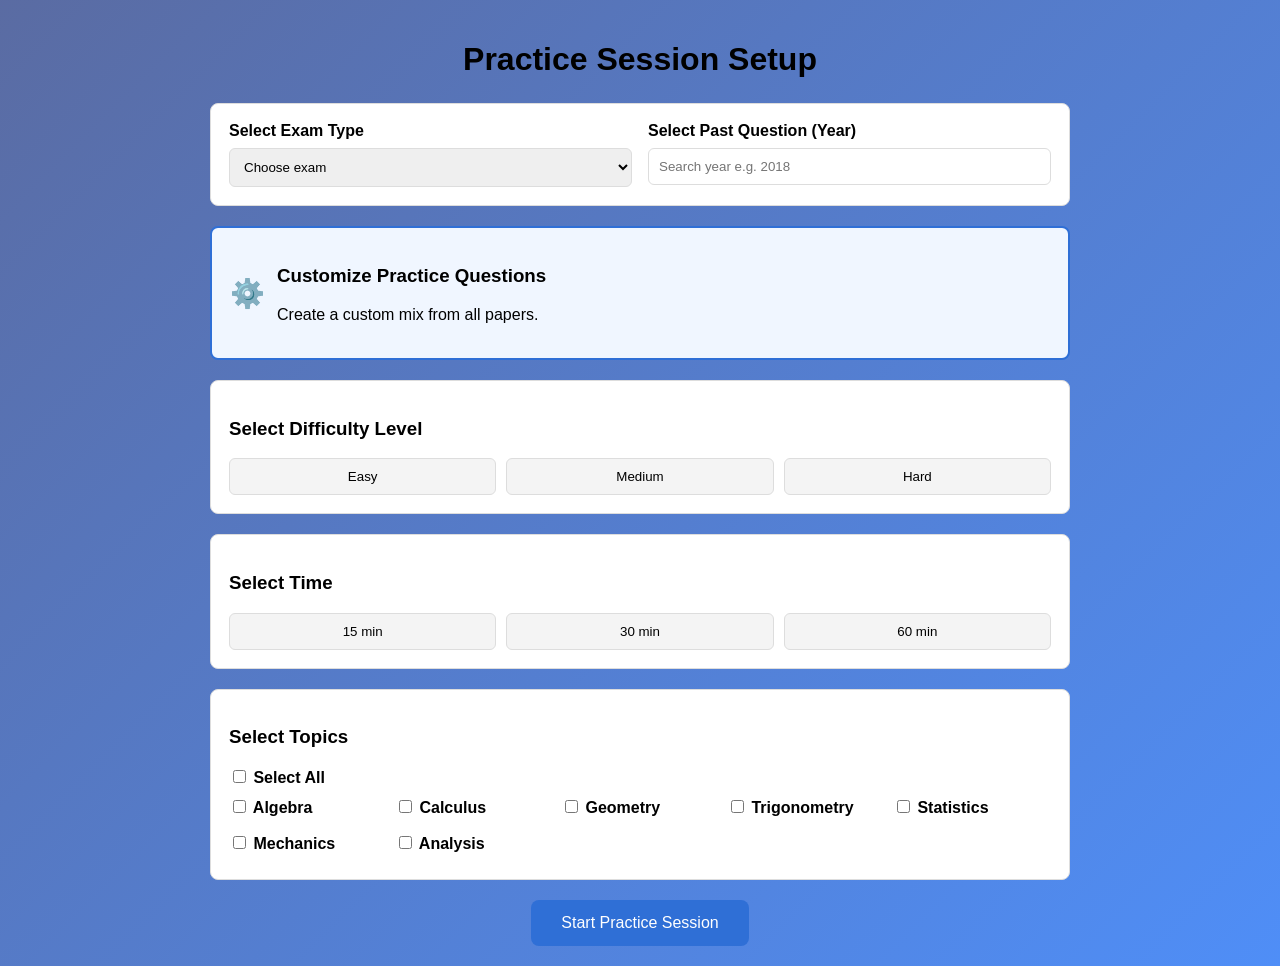
<file: practice.html>
<!DOCTYPE html>
<html lang="en">
<head>
  <meta charset="UTF-8" />
  <title>Practice Session Setup | Online Exam Preparation</title>

  <!-- SEO Meta -->
  <meta name="description" content="Set up your practice session by selecting past questions, difficulty level, time, and topics. Prepare smarter for your exams." />
  <meta name="keywords" content="practice questions, exam preparation, CBT practice, mathematics practice, online test" />
  <meta name="author" content="Lumini Learning" />
  <meta name="viewport" content="width=device-width, initial-scale=1.0" />

  <!-- Open Graph -->
  <meta property="og:title" content="Practice Session Setup" />
  <meta property="og:description" content="Customize your exam practice session with difficulty, topics, and time." />
  <meta property="og:type" content="website" />

  <link rel="stylesheet" href="practice.css" />
</head>
<body>

<main class="container">
  <header class="page-header">
    <h1>Practice Session Setup</h1>
  </header>

  <form class="practice-form" id="practiceForm">

    <!-- Past Question -->
    <!-- Exam Type & Past Question (Same Line) -->
<section class="card grid-2">
 
  <!-- Exam Type -->
  <div>
    <label for="examType">Select Exam Type</label>
    <select id="examType" name="examType" required>
      <option value="">Choose exam</option>
      <option value="JAMB">JAMB</option>
      <option value="WAEC">WAEC</option>
      <option value="NECO">NECO</option>
      <option value="SAT">SAT</option>
    </select>
  </div>

  <!-- Past Question Year -->
  <div>
    <label for="pastQuestionYear">Select Past Question (Year)</label>
    <input
      list="yearOptions"
      id="pastQuestionYear"
      name="pastQuestionYear"
      placeholder="Search year e.g. 2018"
      required
    />
    <datalist id="yearOptions">
      <!-- JS will populate years -->
    </datalist>
  </div>

</section>

    <!-- Customize -->
    <section class="card highlight">
      <div class="customize">
        <span class="icon">⚙️</span>
        <div>
          <h3>Customize Practice Questions</h3>
          <p>Create a custom mix from all papers.</p>
        </div>
      </div>
    </section>

    <!-- Difficulty -->
    <section class="card">
      <h3>Select Difficulty Level</h3>
      <div class="button-group">
        <button type="button" data-difficulty="Easy">Easy</button>
        <button type="button" data-difficulty="Medium">Medium</button>
        <button type="button" data-difficulty="Hard">Hard</button>
      </div>
      <input type="hidden" name="difficulty" id="difficulty">
    </section>

    <!-- Time -->
    <section class="card">
      <h3>Select Time</h3>
      <div class="button-group">
        <button type="button" data-time="15">15 min</button>
        <button type="button" data-time="30">30 min</button>
        <button type="button" data-time="60">60 min</button>
      </div>
      <input type="hidden" name="time" id="time">
    </section>

    <!-- Topics -->
    <section class="card topics">
      <h3>Select Topics</h3>

      <label><input type="checkbox" id="selectAll"> Select All</label>

      <div class="topics-grid">
        <label><input type="checkbox" value="Algebra"> Algebra</label>
        <label><input type="checkbox" value="Calculus"> Calculus</label>
        <label><input type="checkbox" value="Geometry"> Geometry</label>
        <label><input type="checkbox" value="Trigonometry"> Trigonometry</label>
        <label><input type="checkbox" value="Statistics"> Statistics</label>
        <label><input type="checkbox" value="Mechanics"> Mechanics</label>
        <label><input type="checkbox" value="Analysis"> Analysis</label>
      </div>
    </section>

    <!-- Submit -->
    <div class="submit-area">
      <button type="submit" class="start-btn">Start Practice Session</button>
    </div>

  </form>
</main>

<script src="practice.js"></script>
</body>
</html>
</file>
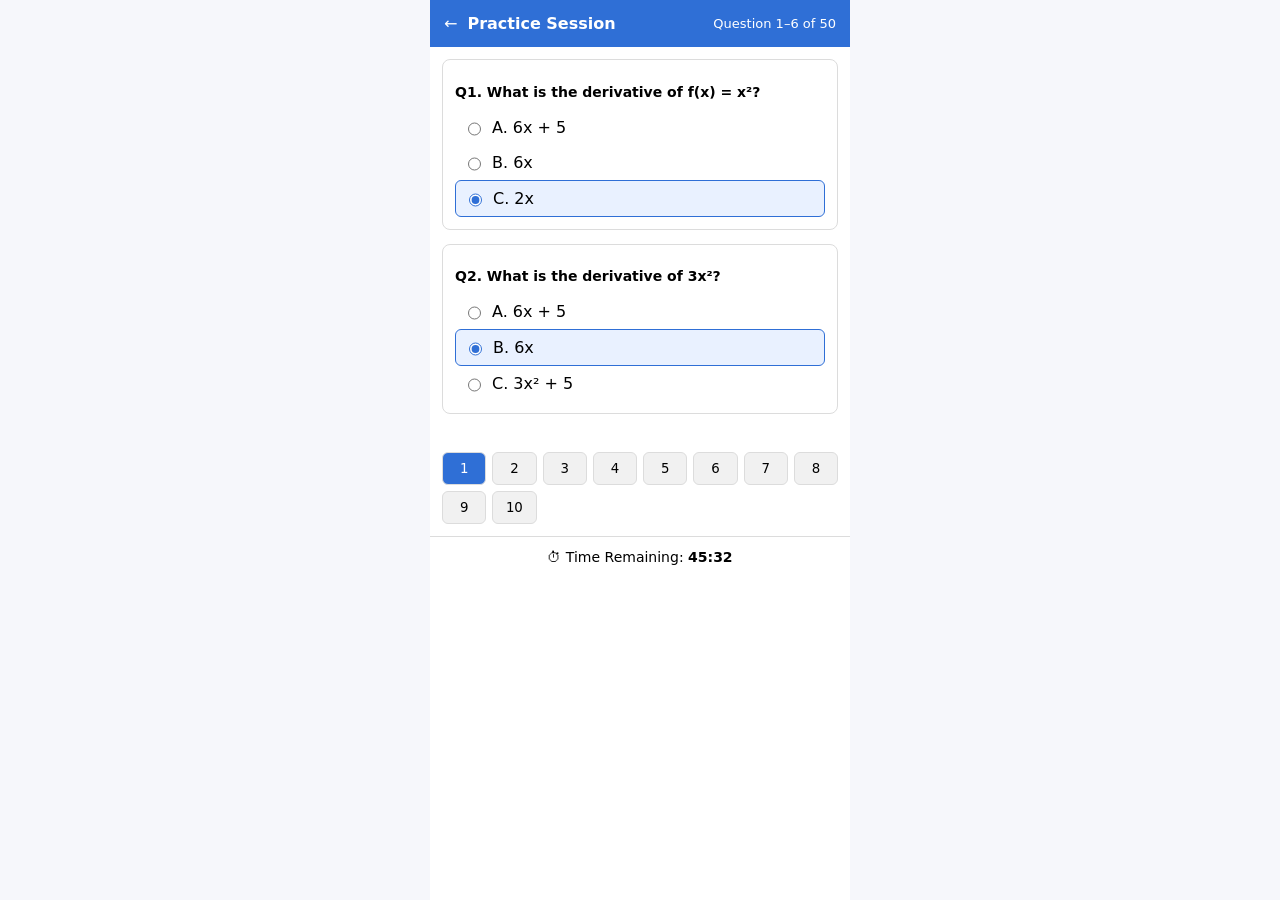
<file: question.html>
<!DOCTYPE html>
<html lang="en">
<head>
  <meta charset="UTF-8" />

  <title>Practice Session – Online Exam Questions</title>

  <!-- SEO Meta -->
  <meta name="description" content="Practice exam questions in CBT format. Answer questions, track time, and navigate easily just like JAMB, WAEC, NECO, and SAT exams." />
  <meta name="keywords" content="CBT exam, online practice test, JAMB practice, WAEC CBT, exam questions" />
  <meta name="author" content="Lumini Learning" />
  <meta name="viewport" content="width=device-width, initial-scale=1.0" />

  <!-- Open Graph -->
  <meta property="og:title" content="Practice Session – Exam Mode" />
  <meta property="og:description" content="Answer exam questions with real CBT experience." />
  <meta property="og:type" content="website" />

  <link rel="stylesheet" href="question.css" />
</head>
<body>

<main class="exam-container">

  <!-- Header -->
  <header class="exam-header">
    <span class="back">←</span>
    <h1>Practice Session</h1>
    <span class="progress">Question 1–6 of 50</span>
  </header>

  <!-- Questions -->
  <section class="questions">

    <!-- Question Card -->
    <article class="question-card">
      <h2>Q1. What is the derivative of f(x) = x²?</h2>

      <label class="option">
        <input type="radio" name="q1" />
        <span>A. 6x + 5</span>
      </label>

      <label class="option">
        <input type="radio" name="q1" />
        <span>B. 6x</span>
      </label>

      <label class="option selected">
        <input type="radio" name="q1" checked />
        <span>C. 2x</span>
      </label>
    </article>

    <!-- Duplicate cards as needed -->
    <article class="question-card">
      <h2>Q2. What is the derivative of 3x²?</h2>

      <label class="option">
        <input type="radio" name="q2" />
        <span>A. 6x + 5</span>
      </label>

      <label class="option selected">
        <input type="radio" name="q2" checked />
        <span>B. 6x</span>
      </label>

      <label class="option">
        <input type="radio" name="q2" />
        <span>C. 3x² + 5</span>
      </label>
    </article>

  </section>

  <!-- Question Navigation -->
  <nav class="question-nav" aria-label="Question navigation">
    <button class="nav-btn active">1</button>
    <button class="nav-btn">2</button>
    <button class="nav-btn">3</button>
    <button class="nav-btn">4</button>
    <button class="nav-btn">5</button>
    <button class="nav-btn">6</button>
    <button class="nav-btn">7</button>
    <button class="nav-btn">8</button>
    <button class="nav-btn">9</button>
    <button class="nav-btn">10</button>
  </nav>

  <!-- Footer -->
  <footer class="exam-footer">
    <div class="time">
      ⏱ Time Remaining: <strong>45:32</strong>
    </div>
  </footer>

</main>

</body>
</html>
</file>
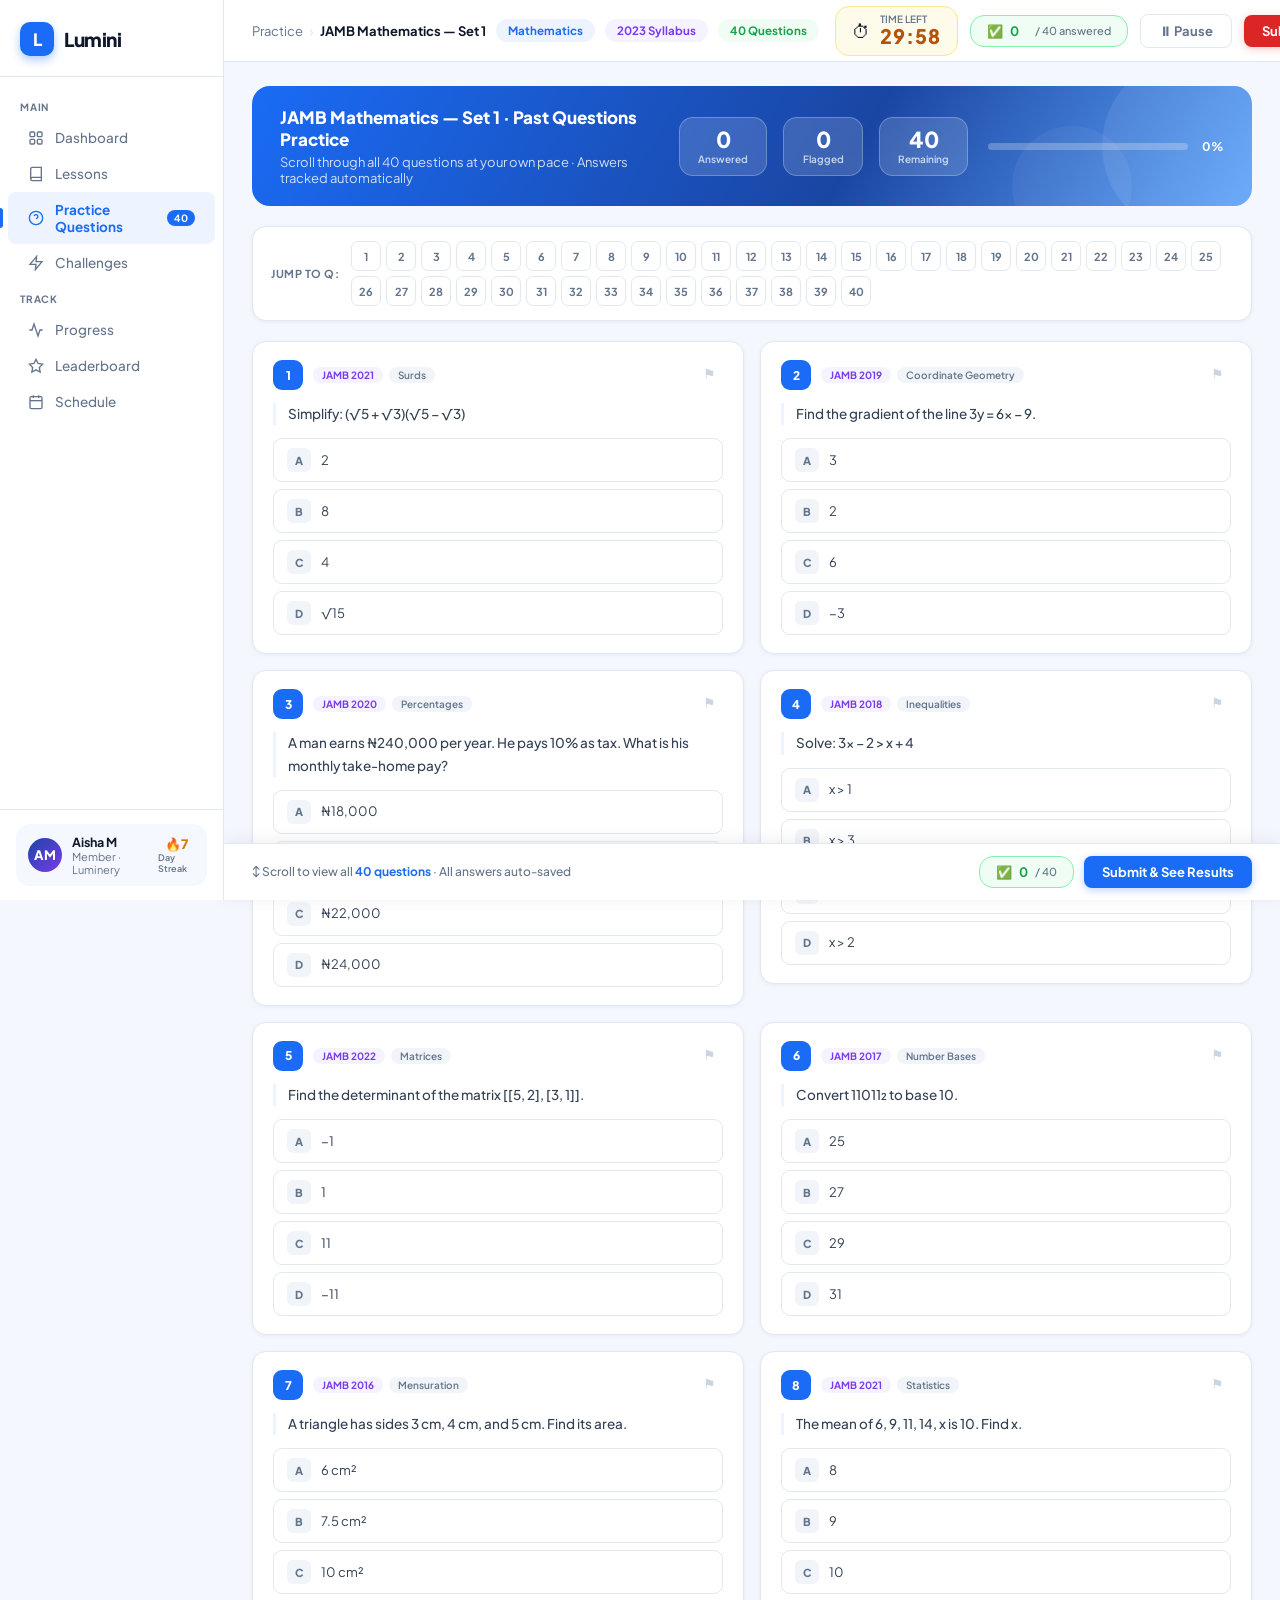
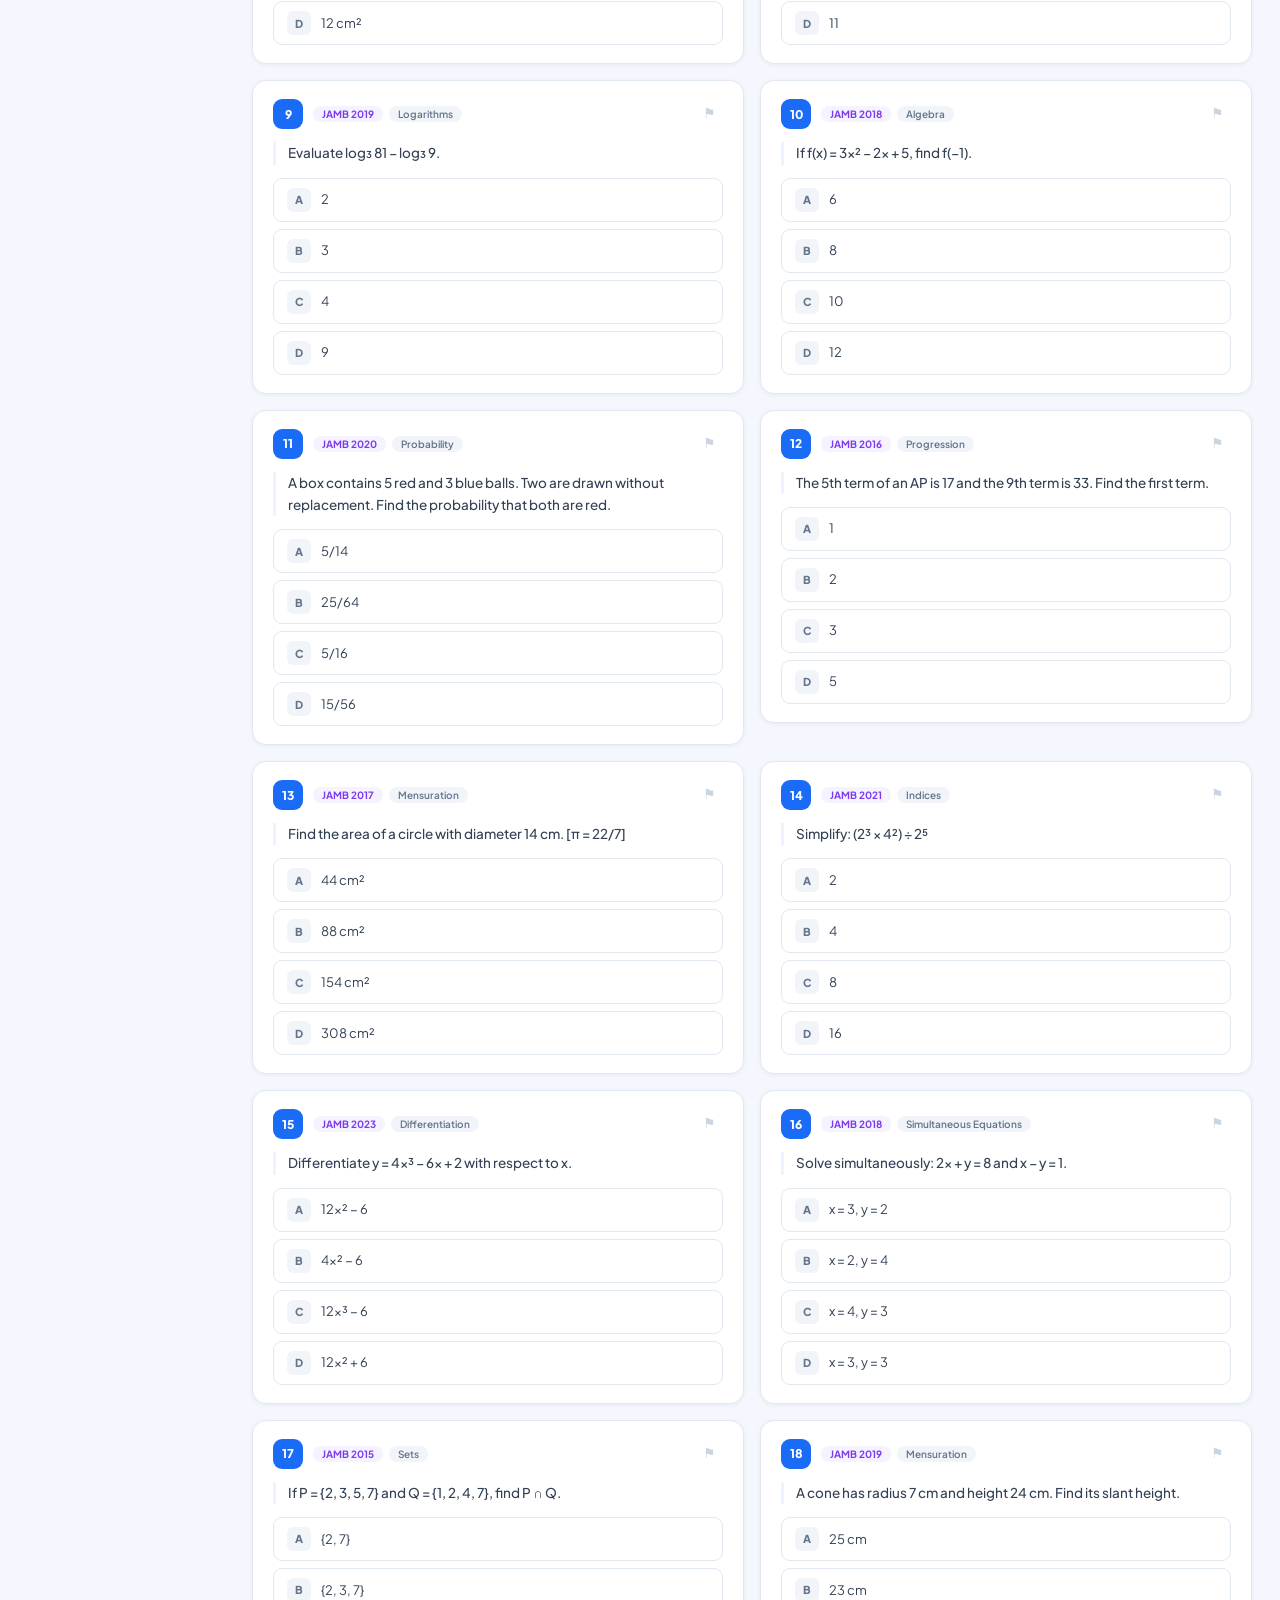
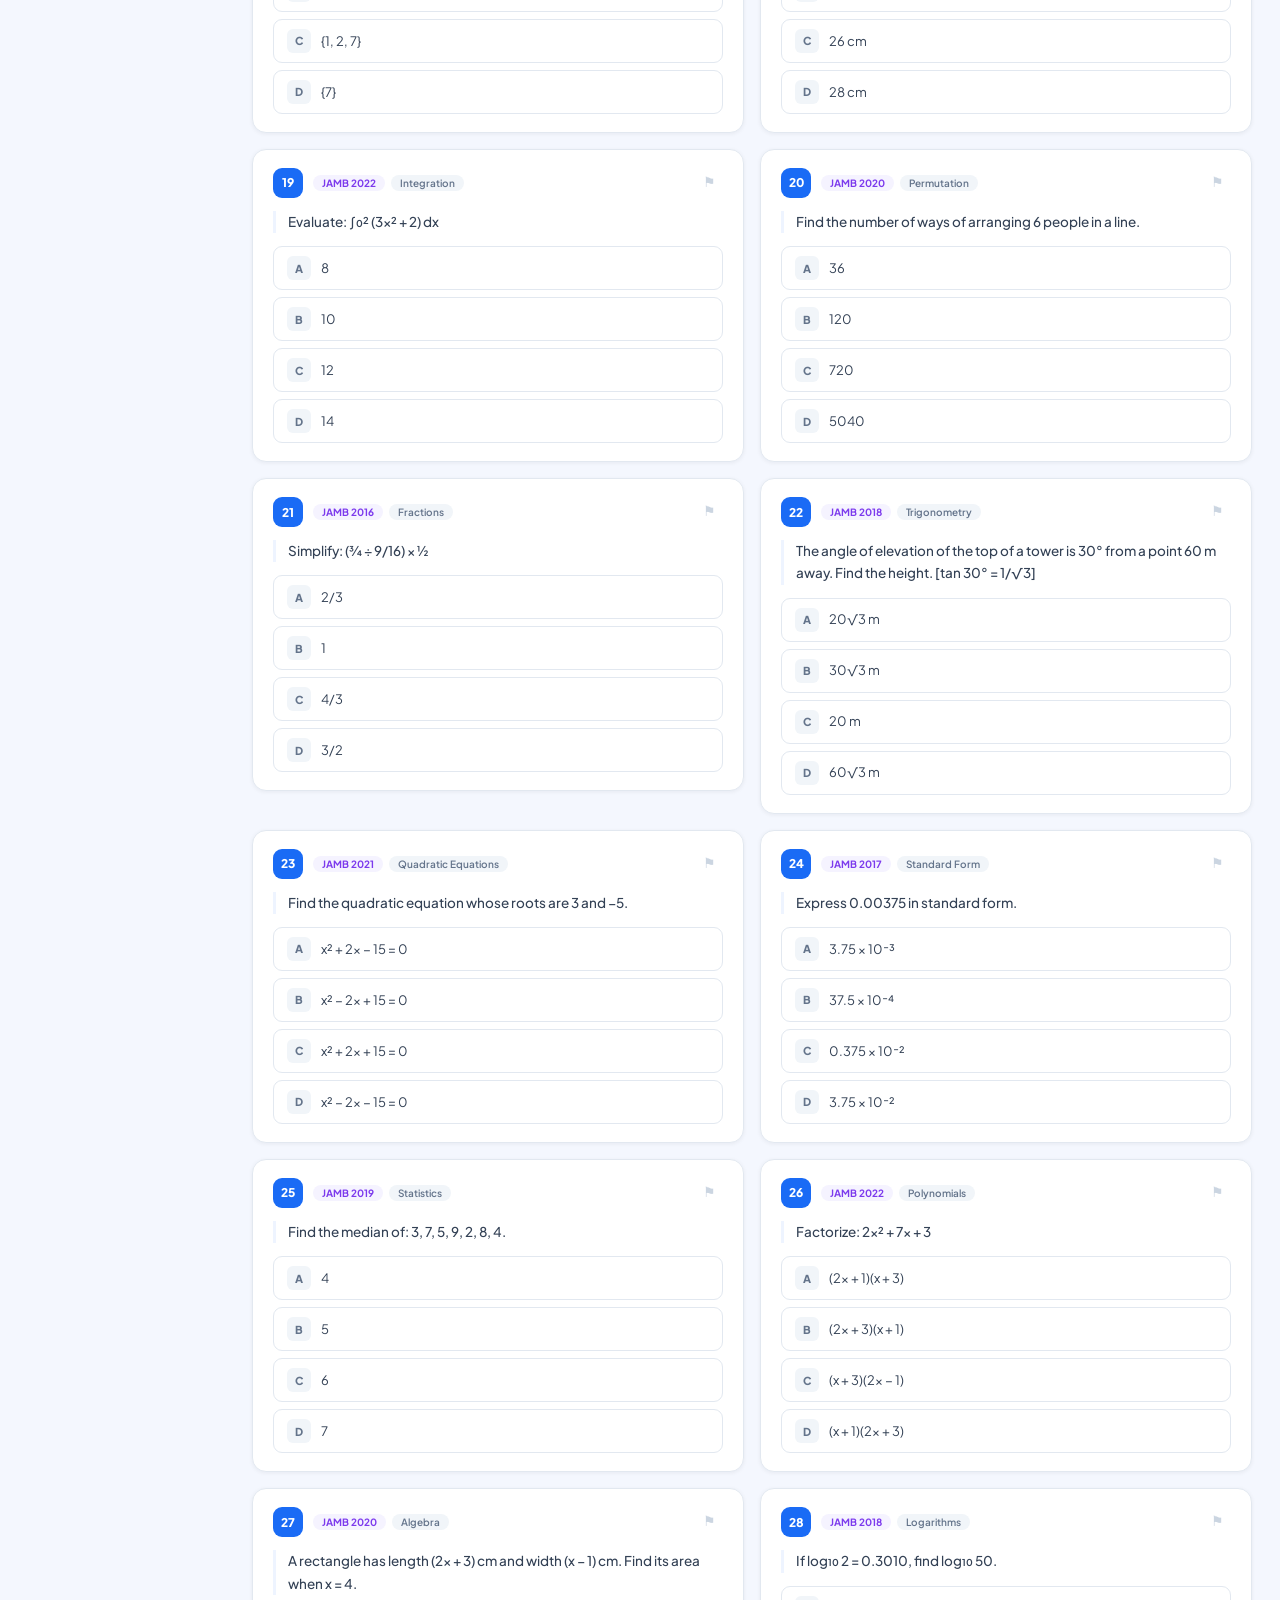
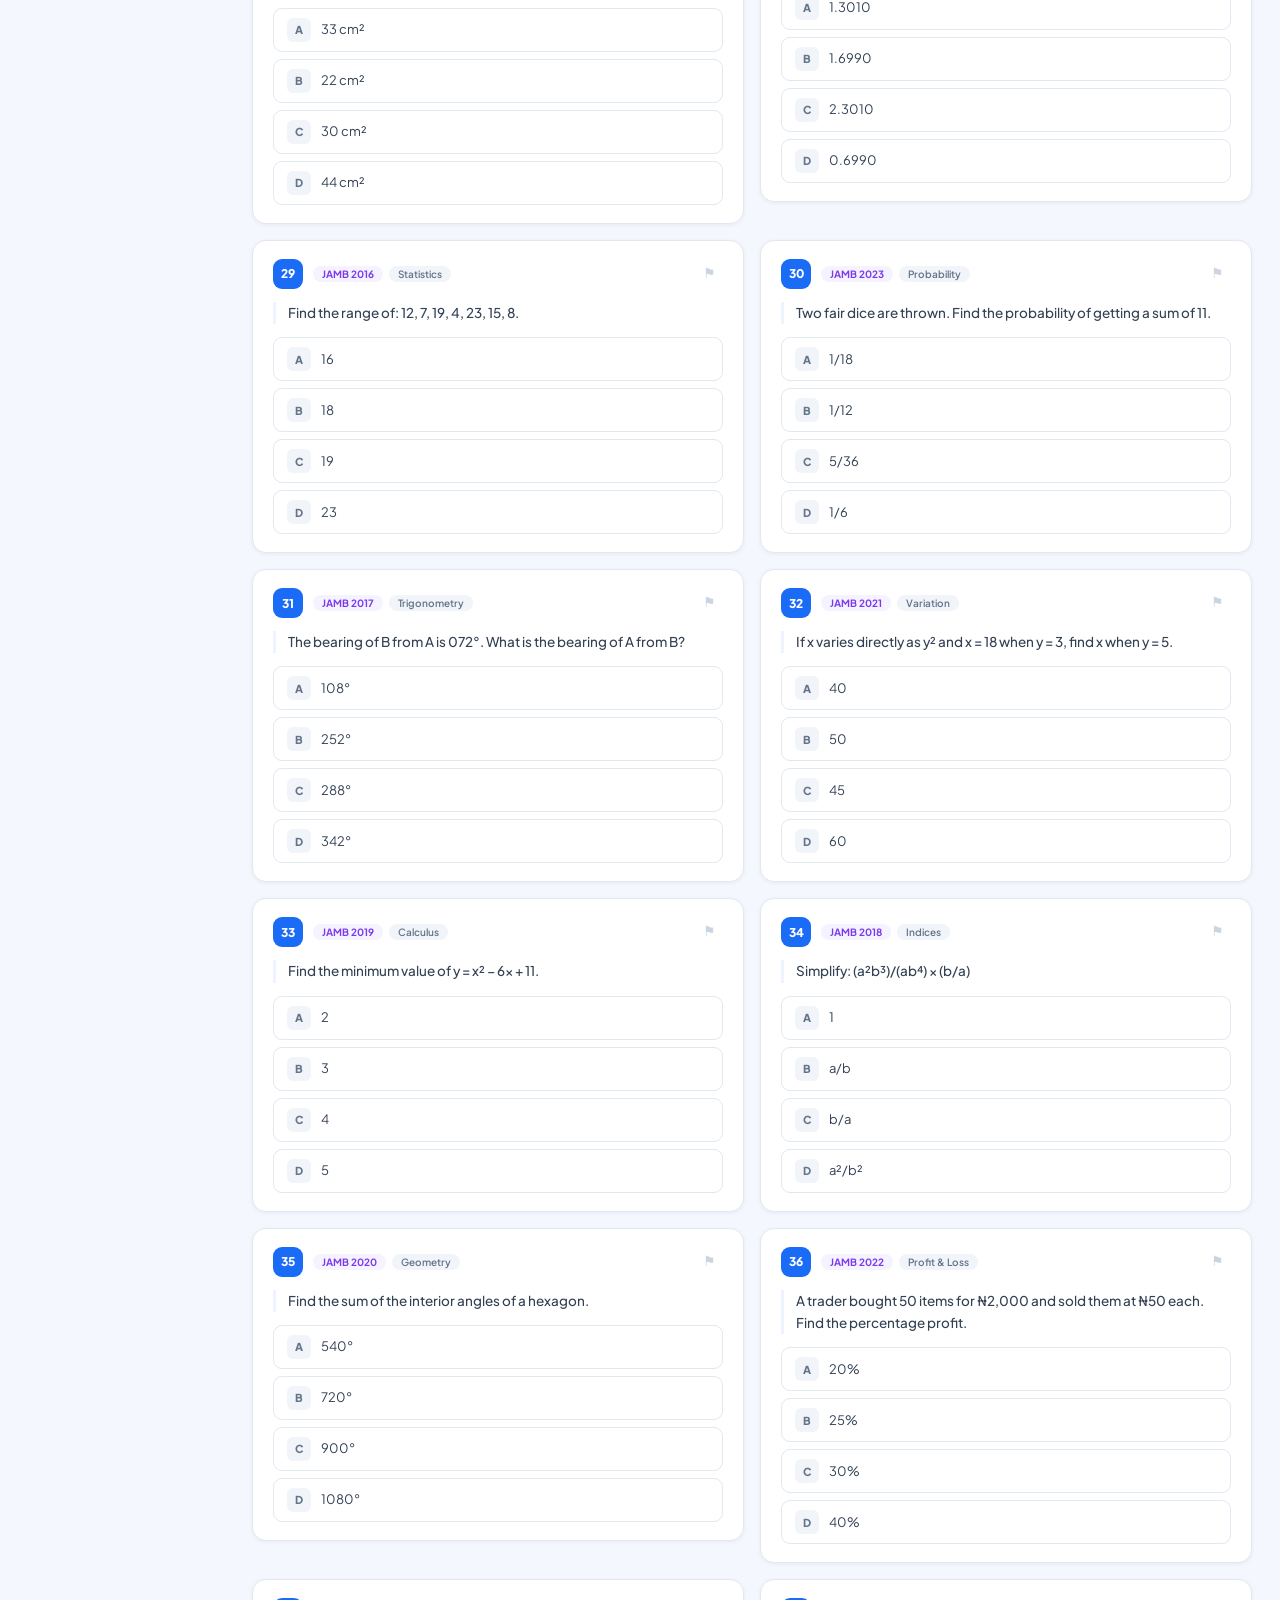
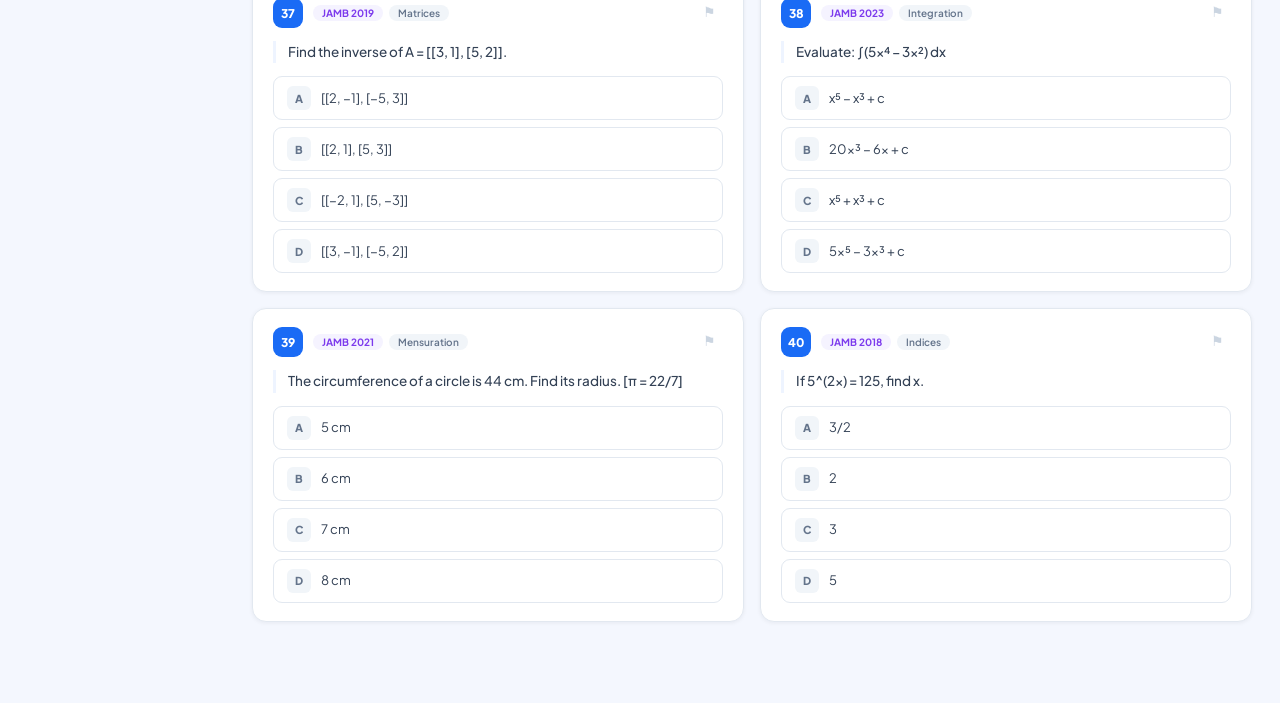
<file: setone.html>
<!DOCTYPE html>
<html lang="en">
<head>
<meta charset="UTF-8"/>
<meta name="viewport" content="width=device-width, initial-scale=1.0"/>
<title>Lumini – JAMB Mathematics · Set 1</title>
<link href="https://fonts.googleapis.com/css2?family=Plus+Jakarta+Sans:ital,wght@0,400;0,500;0,600;0,700;0,800;1,400&display=swap" rel="stylesheet"/>
<style>
:root {
  --blue:       #1A6BF5;
  --blue-dark:  #1252C8;
  --blue-mid:   #2563EB;
  --blue-light: #EEF4FF;
  --blue-pale:  #F5F8FF;
  --green:      #16A34A;
  --green-bg:   #F0FDF4;
  --green-bd:   #86EFAC;
  --purple:     #7C3AED;
  --purple-bg:  #F5F3FF;
  --orange:     #D97706;
  --orange-bg:  #FFFBEB;
  --orange-bd:  #FDE68A;
  --red:        #DC2626;
  --red-bg:     #FEF2F2;
  --sidebar-w:  224px;
  --topbar-h:   62px;
  --white:      #FFFFFF;
  --bg:         #F4F7FE;
  --text:       #0F172A;
  --text-2:     #334155;
  --muted:      #64748B;
  --border:     #E2E8F0;
  --radius-sm:  8px;
  --radius:     14px;
  --radius-lg:  18px;
  --shadow-sm:  0 1px 4px rgba(15,23,42,.06);
  --shadow:     0 2px 12px rgba(26,107,245,.09);
  --shadow-md:  0 4px 20px rgba(26,107,245,.13);
}

*, *::before, *::after { box-sizing: border-box; margin: 0; padding: 0; }
html { scroll-behavior: smooth; }

body {
  font-family: 'Plus Jakarta Sans', sans-serif;
  background: var(--bg);
  color: var(--text);
  display: flex;
  min-height: 100vh;
  font-size: 14px;
  -webkit-font-smoothing: antialiased;
}

/* ═══ SIDEBAR ═══ */
.sidebar {
  width: var(--sidebar-w);
  min-height: 100vh;
  background: var(--white);
  border-right: 1px solid var(--border);
  display: flex;
  flex-direction: column;
  position: fixed;
  top: 0; left: 0; bottom: 0;
  z-index: 20;
}
.sidebar-logo {
  display: flex;
  align-items: center;
  gap: 10px;
  padding: 22px 20px 20px;
  border-bottom: 1px solid var(--border);
}
.logo-mark {
  width: 34px; height: 34px;
  border-radius: 10px;
  background: var(--blue);
  display: flex; align-items: center; justify-content: center;
  color: #fff; font-weight: 800; font-size: 17px;
  letter-spacing: -1px;
  box-shadow: 0 4px 10px rgba(26,107,245,.35);
}
.logo-name {
  font-size: 19px;
  font-weight: 800;
  color: var(--text);
  letter-spacing: -0.5px;
}
.sidebar-nav {
  flex: 1;
  padding: 12px 0;
  overflow-y: auto;
}
.nav-section-label {
  font-size: 10px;
  font-weight: 700;
  color: var(--muted);
  text-transform: uppercase;
  letter-spacing: 0.8px;
  padding: 12px 20px 6px;
}
.nav-item {
  display: flex;
  align-items: center;
  gap: 11px;
  padding: 9px 20px;
  margin: 1px 8px;
  border-radius: var(--radius-sm);
  cursor: pointer;
  color: var(--muted);
  font-weight: 500;
  font-size: 13.5px;
  transition: all .16s ease;
  position: relative;
}
.nav-item svg { flex-shrink: 0; width: 16px; height: 16px; }
.nav-item:hover { color: var(--blue); background: var(--blue-light); }
.nav-item.active {
  color: var(--blue);
  background: var(--blue-light);
  font-weight: 700;
}
.nav-item.active::before {
  content: '';
  position: absolute;
  left: -8px; top: 50%;
  transform: translateY(-50%);
  width: 3px; height: 20px;
  background: var(--blue);
  border-radius: 0 3px 3px 0;
}
.nav-badge {
  margin-left: auto;
  background: var(--blue);
  color: #fff;
  font-size: 10px;
  font-weight: 700;
  padding: 2px 7px;
  border-radius: 20px;
}
.sidebar-footer {
  padding: 14px 16px;
  border-top: 1px solid var(--border);
}
.user-card {
  display: flex;
  align-items: center;
  gap: 10px;
  padding: 10px 12px;
  border-radius: var(--radius);
  background: var(--blue-pale);
  cursor: pointer;
  transition: background .16s;
}
.user-card:hover { background: var(--blue-light); }
.user-avatar {
  width: 34px; height: 34px;
  border-radius: 50%;
  background: linear-gradient(135deg, #1a46a3, #7C3AED);
  display: flex; align-items: center; justify-content: center;
  color: #fff; font-weight: 800; font-size: 13px;
  flex-shrink: 0;
}
.user-name { font-weight: 700; font-size: 12.5px; color: var(--text); }
.user-role { font-size: 11px; color: var(--muted); }
.user-streak {
  margin-left: auto;
  display: flex; flex-direction: column; align-items: center;
}
.streak-val { font-weight: 800; color: var(--orange); font-size: 13px; }
.streak-lbl { font-size: 9px; color: var(--muted); font-weight: 600; }

/* ═══ MAIN ═══ */
.main {
  margin-left: var(--sidebar-w);
  flex: 1;
  display: flex;
  flex-direction: column;
  min-height: 100vh;
}

/* ═══ TOPBAR ═══ */
.topbar {
  height: var(--topbar-h);
  background: var(--white);
  border-bottom: 1px solid var(--border);
  display: flex;
  align-items: center;
  justify-content: space-between;
  padding: 0 28px;
  position: sticky;
  top: 0;
  z-index: 15;
  gap: 16px;
}
.topbar-left {
  display: flex;
  align-items: center;
  gap: 10px;
  flex-shrink: 0;
}
.breadcrumb {
  display: flex;
  align-items: center;
  gap: 6px;
  font-size: 13px;
  color: var(--muted);
}
.breadcrumb-sep { color: var(--border); font-size: 16px; line-height: 1; }
.breadcrumb-current { color: var(--text); font-weight: 700; }
.chip {
  display: inline-flex;
  align-items: center;
  gap: 5px;
  padding: 4px 12px;
  border-radius: 20px;
  font-size: 11.5px;
  font-weight: 700;
}
.chip-blue   { background: var(--blue-light); color: var(--blue); }
.chip-purple { background: var(--purple-bg);  color: var(--purple); }
.chip-green  { background: var(--green-bg);   color: var(--green); }
.topbar-right {
  display: flex;
  align-items: center;
  gap: 12px;
}
.timer-widget {
  display: flex;
  align-items: center;
  gap: 10px;
  padding: 7px 16px;
  border-radius: var(--radius);
  background: var(--orange-bg);
  border: 1.5px solid var(--orange-bd);
}
.timer-icon  { font-size: 18px; }
.timer-inner { display: flex; flex-direction: column; }
.timer-label { font-size: 10px; color: var(--muted); font-weight: 600; line-height: 1; }
.timer-val   { font-size: 20px; font-weight: 800; color: #B45309; letter-spacing: 1px; font-variant-numeric: tabular-nums; line-height: 1.2; }
.timer-widget.warn { background: var(--red-bg); border-color: #FECACA; }
.timer-widget.warn .timer-val { color: var(--red); }
.score-pill {
  display: flex;
  align-items: center;
  gap: 7px;
  padding: 7px 16px;
  border-radius: var(--radius);
  background: var(--green-bg);
  border: 1.5px solid var(--green-bd);
  font-weight: 700;
  font-size: 13px;
  color: var(--green);
  white-space: nowrap;
}
.score-pill span { font-size: 11px; color: var(--muted); font-weight: 500; }
.btn {
  display: inline-flex; align-items: center; gap: 6px;
  padding: 8px 18px;
  border-radius: var(--radius-sm);
  border: none;
  font-family: inherit; font-size: 13px; font-weight: 700;
  cursor: pointer;
  transition: all .18s;
  white-space: nowrap;
}
.btn-primary { background: var(--blue); color: #fff; box-shadow: 0 2px 8px rgba(26,107,245,.3); }
.btn-primary:hover { background: var(--blue-dark); transform: translateY(-1px); box-shadow: 0 4px 14px rgba(26,107,245,.4); }
.btn-ghost { background: transparent; color: var(--muted); border: 1.5px solid var(--border); }
.btn-ghost:hover { background: var(--blue-pale); color: var(--blue); border-color: var(--blue); }
.btn-danger { background: var(--red); color: #fff; box-shadow: 0 2px 8px rgba(220,38,38,.25); }
.btn-danger:hover { background: #B91C1C; }

/* ═══ CONTENT ═══ */
.content-wrap {
  flex: 1;
  padding: 24px 28px;
  display: flex;
  flex-direction: column;
  gap: 20px;
}

/* ═══ HERO BANNER ═══ */
.hero-banner {
  background: linear-gradient(120deg, var(--blue) 0%, #1a46a3 60%, #60A5FA 100%);
  border-radius: var(--radius-lg);
  padding: 20px 28px;
  display: flex;
  align-items: center;
  justify-content: space-between;
  gap: 20px;
  position: relative;
  overflow: hidden;
}
.hero-banner::before {
  content: '';
  position: absolute;
  top: -30px; right: -30px;
  width: 180px; height: 180px;
  border-radius: 50%;
  background: rgba(255,255,255,.08);
  pointer-events: none;
}
.hero-banner::after {
  content: '';
  position: absolute;
  bottom: -40px; right: 120px;
  width: 120px; height: 120px;
  border-radius: 50%;
  background: rgba(255,255,255,.05);
  pointer-events: none;
}
.hero-text { position: relative; z-index: 1; }
.hero-title { font-size: 17px; font-weight: 800; color: #fff; margin-bottom: 4px; }
.hero-sub   { font-size: 13px; color: rgba(255,255,255,.8); }
.hero-stats {
  display: flex;
  gap: 16px;
  position: relative;
  z-index: 1;
}
.stat-pill {
  background: rgba(255,255,255,.15);
  backdrop-filter: blur(8px);
  border: 1px solid rgba(255,255,255,.25);
  border-radius: var(--radius);
  padding: 10px 18px;
  text-align: center;
  min-width: 80px;
}
.stat-val { font-size: 22px; font-weight: 800; color: #fff; line-height: 1; }
.stat-lbl { font-size: 10px; color: rgba(255,255,255,.75); font-weight: 600; margin-top: 3px; }
.prog-wrap {
  display: flex;
  align-items: center;
  gap: 14px;
  position: relative;
  z-index: 1;
}
.prog-bar {
  width: 200px;
  height: 7px;
  background: rgba(255,255,255,.25);
  border-radius: 999px;
  overflow: hidden;
}
.prog-fill {
  height: 100%;
  background: #fff;
  border-radius: 999px;
  transition: width .5s ease;
}
.prog-label { font-size: 12px; font-weight: 700; color: #fff; white-space: nowrap; }

/* ═══ QUESTION NUMBER STRIP ═══ */
.qnum-strip {
  background: var(--white);
  border-radius: var(--radius);
  padding: 14px 18px;
  border: 1px solid var(--border);
  box-shadow: var(--shadow-sm);
  display: flex;
  align-items: center;
  gap: 12px;
}
.qnum-label {
  font-size: 11px;
  font-weight: 700;
  color: var(--muted);
  white-space: nowrap;
  text-transform: uppercase;
  letter-spacing: 0.5px;
}
.qnum-dots {
  display: flex;
  flex-wrap: wrap;
  gap: 5px;
  flex: 1;
}
.qnum-dot {
  width: 30px; height: 30px;
  border-radius: 7px;
  border: 1.5px solid var(--border);
  background: var(--white);
  font-size: 11px;
  font-weight: 700;
  color: var(--muted);
  display: flex; align-items: center; justify-content: center;
  cursor: pointer;
  transition: all .14s;
  user-select: none;
}
.qnum-dot:hover { border-color: var(--blue); color: var(--blue); background: var(--blue-light); }
.qnum-dot.done  { background: var(--blue); color: #fff; border-color: var(--blue); }
.qnum-dot.flagd { background: var(--orange-bg); color: var(--orange); border-color: #FCD34D; }

/* ═══ QUESTIONS GRID ═══ */
.questions-grid {
  display: grid;
  grid-template-columns: 1fr 1fr;
  gap: 16px;
  align-items: start;
}

/* ═══ QUESTION CARD ═══ */
.q-card {
  background: var(--white);
  border-radius: var(--radius);
  border: 1.5px solid var(--border);
  padding: 18px 20px;
  display: flex;
  flex-direction: column;
  gap: 13px;
  box-shadow: var(--shadow-sm);
  transition: border-color .18s, box-shadow .18s, transform .18s;
  animation: slideUp .35s ease both;
}
.q-card:hover {
  border-color: #BFDBFE;
  box-shadow: var(--shadow-md);
  transform: translateY(-1px);
}
.q-card.answered { border-color: var(--green-bd); }
.q-card.flagged  { border-color: #FCD34D; }
.q-card.answered .q-num-bg { background: var(--green) !important; }
.q-card.flagged:not(.answered)  .q-num-bg { background: var(--orange) !important; }

.q-top {
  display: flex;
  align-items: flex-start;
  justify-content: space-between;
  gap: 10px;
}
.q-top-left { display: flex; align-items: center; gap: 10px; }
.q-num-bg {
  min-width: 30px; height: 30px;
  border-radius: 9px;
  background: var(--blue);
  color: #fff;
  font-weight: 800; font-size: 12px;
  display: flex; align-items: center; justify-content: center;
  flex-shrink: 0;
  transition: background .25s;
}
.q-tags  { display: flex; align-items: center; gap: 6px; flex-wrap: wrap; }
.q-tag-year  { font-size: 10px; font-weight: 700; color: var(--purple); background: var(--purple-bg); padding: 2px 9px; border-radius: 20px; }
.q-tag-topic { font-size: 10px; font-weight: 600; color: var(--muted); background: #F1F5F9; padding: 2px 9px; border-radius: 20px; }

.flag-btn {
  background: none; border: none; cursor: pointer;
  width: 28px; height: 28px; border-radius: 7px;
  display: flex; align-items: center; justify-content: center;
  font-size: 14px; color: #CBD5E1;
  transition: all .15s;
  flex-shrink: 0;
}
.flag-btn:hover { background: var(--orange-bg); color: var(--orange); }
.flag-btn.on    { background: var(--orange-bg); color: var(--orange); }

.q-text {
  font-size: 13.5px;
  font-weight: 500;
  line-height: 1.65;
  color: var(--text-2);
  border-left: 3px solid var(--blue-light);
  padding-left: 12px;
}

.q-options { display: flex; flex-direction: column; gap: 7px; }
.opt {
  display: flex;
  align-items: center;
  gap: 10px;
  padding: 9px 13px;
  border-radius: 9px;
  border: 1.5px solid var(--border);
  cursor: pointer;
  transition: all .15s;
  background: var(--white);
  user-select: none;
}
.opt:hover   { border-color: var(--blue); background: var(--blue-pale); }
.opt.sel     { border-color: var(--blue); background: var(--blue-light); }
.opt.correct { border-color: var(--green); background: var(--green-bg); pointer-events: none; }
.opt.wrong   { border-color: var(--red);   background: var(--red-bg);   pointer-events: none; }

.opt-badge {
  width: 24px; height: 24px;
  border-radius: 6px;
  background: #F1F5F9;
  color: var(--muted);
  font-size: 11px; font-weight: 800;
  display: flex; align-items: center; justify-content: center;
  flex-shrink: 0;
  transition: all .15s;
}
.opt.sel     .opt-badge { background: var(--blue);  color: #fff; }
.opt.correct .opt-badge { background: var(--green); color: #fff; }
.opt.wrong   .opt-badge { background: var(--red);   color: #fff; }
.opt-text { font-size: 13px; color: var(--text-2); line-height: 1.45; }

/* ═══ BOTTOM BAR ═══ */
.bottom-bar {
  position: sticky;
  bottom: 0;
  background: rgba(255,255,255,.97);
  backdrop-filter: blur(10px);
  border-top: 1px solid var(--border);
  padding: 12px 28px;
  display: flex;
  align-items: center;
  justify-content: space-between;
  gap: 16px;
  z-index: 15;
  box-shadow: 0 -2px 16px rgba(15,23,42,.07);
}
.bottom-left  { display: flex; align-items: center; gap: 10px; }
.bottom-right { display: flex; align-items: center; gap: 10px; }
.scroll-hint  { font-size: 12px; color: var(--muted); font-weight: 500; }
.scroll-hint strong { color: var(--blue); }

/* ═══ MODALS ═══ */
.overlay {
  position: fixed; inset: 0;
  background: rgba(15,23,42,.5);
  backdrop-filter: blur(4px);
  z-index: 50;
  display: flex; align-items: center; justify-content: center;
  opacity: 0; pointer-events: none;
  transition: opacity .25s;
}
.overlay.show { opacity: 1; pointer-events: all; }
.modal {
  background: var(--white);
  border-radius: 20px;
  padding: 32px;
  max-width: 440px; width: 90%;
  box-shadow: 0 24px 60px rgba(15,23,42,.22);
  transform: translateY(16px) scale(.97);
  transition: transform .25s;
}
.overlay.show .modal { transform: translateY(0) scale(1); }
.modal-title  { font-size: 20px; font-weight: 800; margin-bottom: 8px; }
.modal-body   { color: var(--muted); font-size: 14px; line-height: 1.6; margin-bottom: 24px; }
.modal-actions { display: flex; gap: 10px; justify-content: flex-end; }

.result-grid {
  display: grid;
  grid-template-columns: 1fr 1fr;
  gap: 12px;
  margin-bottom: 24px;
}
.res-card { background: var(--bg); border-radius: 12px; padding: 16px; text-align: center; }
.res-val  { font-size: 28px; font-weight: 800; line-height: 1; }
.res-lbl  { font-size: 11px; color: var(--muted); font-weight: 600; margin-top: 4px; }
.res-card.blue   .res-val { color: var(--blue); }
.res-card.green  .res-val { color: var(--green); }
.res-card.orange .res-val { color: var(--orange); }
.res-card.red    .res-val { color: var(--red); }

/* Review mode */
.q-card.reviewed .opt.correct { border-color: var(--green); background: var(--green-bg); }
.q-card.reviewed .opt.wrong   { border-color: var(--red);   background: var(--red-bg); }
.review-badge {
  display: inline-flex; align-items: center; gap: 5px;
  font-size: 11px; font-weight: 700;
  padding: 3px 10px; border-radius: 20px; margin-top: 4px;
}
.review-badge.correct-b { background: var(--green-bg); color: var(--green); }
.review-badge.wrong-b   { background: var(--red-bg);   color: var(--red); }

@keyframes slideUp {
  from { opacity: 0; transform: translateY(16px); }
  to   { opacity: 1; transform: translateY(0); }
}
</style>
</head>
<body>

<!-- ═══════════ SIDEBAR ═══════════ -->
<aside class="sidebar">
  <div class="sidebar-logo">
    <div class="logo-mark">L</div>
    <div class="logo-name">Lumini</div>
  </div>

  <nav class="sidebar-nav">
    <div class="nav-section-label">Main</div>
    <div class="nav-item">
      <svg fill="none" stroke="currentColor" stroke-width="2" viewBox="0 0 24 24"><rect x="3" y="3" width="7" height="7" rx="1.5"/><rect x="14" y="3" width="7" height="7" rx="1.5"/><rect x="3" y="14" width="7" height="7" rx="1.5"/><rect x="14" y="14" width="7" height="7" rx="1.5"/></svg>
      Dashboard
    </div>
    <div class="nav-item">
      <svg fill="none" stroke="currentColor" stroke-width="2" viewBox="0 0 24 24"><path d="M4 19.5A2.5 2.5 0 016.5 17H20"/><path d="M6.5 2H20v20H6.5A2.5 2.5 0 014 19.5v-15A2.5 2.5 0 016.5 2z"/></svg>
      Lessons
    </div>
    <div class="nav-item active">
      <svg fill="none" stroke="currentColor" stroke-width="2" viewBox="0 0 24 24"><circle cx="12" cy="12" r="10"/><path d="M9.09 9a3 3 0 015.83 1c0 2-3 3-3 3"/><line x1="12" y1="17" x2="12.01" y2="17"/></svg>
      Practice Questions
      <span class="nav-badge">40</span>
    </div>
    <div class="nav-item">
      <svg fill="none" stroke="currentColor" stroke-width="2" viewBox="0 0 24 24"><path d="M13 2L3 14h9l-1 8 10-12h-9l1-8z"/></svg>
      Challenges
    </div>
    <div class="nav-section-label">Track</div>
    <div class="nav-item">
      <svg fill="none" stroke="currentColor" stroke-width="2" viewBox="0 0 24 24"><polyline points="22 12 18 12 15 21 9 3 6 12 2 12"/></svg>
      Progress
    </div>
    <div class="nav-item">
      <svg fill="none" stroke="currentColor" stroke-width="2" viewBox="0 0 24 24"><polygon points="12 2 15.09 8.26 22 9.27 17 14.14 18.18 21.02 12 17.77 5.82 21.02 7 14.14 2 9.27 8.91 8.26 12 2"/></svg>
      Leaderboard
    </div>
    <div class="nav-item">
      <svg fill="none" stroke="currentColor" stroke-width="2" viewBox="0 0 24 24"><rect x="3" y="4" width="18" height="18" rx="2"/><line x1="16" y1="2" x2="16" y2="6"/><line x1="8" y1="2" x2="8" y2="6"/><line x1="3" y1="10" x2="21" y2="10"/></svg>
      Schedule
    </div>
  </nav>

  <div class="sidebar-footer">
    <div class="user-card">
      <div class="user-avatar">AM</div>
      <div>
        <div class="user-name">Aisha M</div>
        <div class="user-role">Member · Luminery</div>
      </div>
      <div class="user-streak">
        <div class="streak-val">🔥7</div>
        <div class="streak-lbl">Day Streak</div>
      </div>
    </div>
  </div>
</aside>

<!-- ═══════════ MAIN ═══════════ -->
<div class="main">

  <!-- TOPBAR -->
  <header class="topbar">
    <div class="topbar-left">
      <div class="breadcrumb">
        <span>Practice</span>
        <span class="breadcrumb-sep">›</span>
        <span class="breadcrumb-current">JAMB Mathematics — Set 1</span>
      </div>
      <span class="chip chip-blue">Mathematics</span>
      <span class="chip chip-purple">2023 Syllabus</span>
      <span class="chip chip-green">40 Questions</span>
    </div>
    <div class="topbar-right">
      <div class="timer-widget" id="timerWidget">
        <span class="timer-icon">⏱</span>
        <div class="timer-inner">
          <span class="timer-label">TIME LEFT</span>
          <span class="timer-val" id="timerVal">30:00</span>
        </div>
      </div>
      <div class="score-pill">
        ✅ <strong id="scoreNum">0</strong>&nbsp;<span>/ 40 answered</span>
      </div>
      <button class="btn btn-ghost" id="pauseBtn">⏸ Pause</button>
      <button class="btn btn-danger" onclick="openSubmit()">Submit Test</button>
    </div>
  </header>

  <!-- SCROLLABLE CONTENT -->
  <div class="content-wrap">

    <!-- HERO BANNER -->
    <div class="hero-banner">
      <div class="hero-text">
        <div class="hero-title">JAMB Mathematics — Set 1 · Past Questions Practice</div>
        <div class="hero-sub">Scroll through all 40 questions at your own pace · Answers tracked automatically</div>
      </div>
      <div class="hero-stats">
        <div class="stat-pill">
          <div class="stat-val" id="statAnswered">0</div>
          <div class="stat-lbl">Answered</div>
        </div>
        <div class="stat-pill">
          <div class="stat-val" id="statFlagged">0</div>
          <div class="stat-lbl">Flagged</div>
        </div>
        <div class="stat-pill">
          <div class="stat-val" id="statLeft">40</div>
          <div class="stat-lbl">Remaining</div>
        </div>
      </div>
      <div class="prog-wrap">
        <div class="prog-bar">
          <div class="prog-fill" id="progFill" style="width:0%"></div>
        </div>
        <span class="prog-label" id="progLabel">0%</span>
      </div>
    </div>

    <!-- QUESTION NUMBER STRIP -->
    <div class="qnum-strip">
      <div class="qnum-label">Jump to Q:</div>
      <div class="qnum-dots" id="qnumDots"></div>
    </div>

    <!-- QUESTIONS GRID — 2 columns -->
    <div class="questions-grid" id="questionsGrid"></div>

  </div><!-- /content-wrap -->

  <!-- STICKY BOTTOM BAR -->
  <div class="bottom-bar">
    <div class="bottom-left">
      <span class="scroll-hint">↕ Scroll to view all <strong>40 questions</strong> · All answers auto-saved</span>
    </div>
    <div class="bottom-right">
      <div class="score-pill">✅ <strong id="scoreNum2">0</strong> <span>/ 40</span></div>
      <button class="btn btn-primary" onclick="openSubmit()">Submit &amp; See Results</button>
    </div>
  </div>

</div><!-- /main -->

<!-- SUBMIT MODAL -->
<div class="overlay" id="submitOverlay">
  <div class="modal">
    <div class="modal-title">⚠️ Ready to Submit?</div>
    <div class="modal-body">
      You've answered <strong id="modalAns">0</strong> of 40 questions.<br><br>
      Unanswered questions will score zero. Are you sure you want to submit?
    </div>
    <div class="modal-actions">
      <button class="btn btn-ghost" onclick="closeSubmit()">Keep Going</button>
      <button class="btn btn-danger" onclick="showResults()">Submit Now</button>
    </div>
  </div>
</div>

<!-- RESULTS MODAL -->
<div class="overlay" id="resultsOverlay">
  <div class="modal">
    <div class="modal-title">🎉 Test Complete!</div>
    <div class="result-grid">
      <div class="res-card green"><div class="res-val" id="resScore">0</div><div class="res-lbl">Score / 40</div></div>
      <div class="res-card blue"><div class="res-val" id="resPct">0%</div><div class="res-lbl">Percentage</div></div>
      <div class="res-card orange"><div class="res-val" id="resAns">0</div><div class="res-lbl">Answered</div></div>
      <div class="res-card red"><div class="res-val" id="resSkip">0</div><div class="res-lbl">Skipped</div></div>
    </div>
    <div class="modal-actions">
      <button class="btn btn-ghost" onclick="closeResults()">Close</button>
      <button class="btn btn-primary" onclick="reviewAnswers()">Review Answers</button>
    </div>
  </div>
</div>

<script>
// ═══════════════════════════════════════════════════════════
//  EXACT FIRST QUESTION SET — 40 Questions
//  Scattered across topics exactly as JAMB does
//  Topics: Number & Numeration, Algebra, Geometry &
//          Trigonometry, Calculus, Statistics & Probability
// ═══════════════════════════════════════════════════════════
const QUESTIONS = [
  {
    n: 1, year: "JAMB 2021", topic: "Surds",
    q: "Simplify: (√5 + √3)(√5 − √3)",
    opts: ["A.  2", "B.  8", "C.  4", "D.  √15"],
    ans: "A"
  },
  {
    n: 2, year: "JAMB 2019", topic: "Coordinate Geometry",
    q: "Find the gradient of the line 3y = 6x − 9.",
    opts: ["A.  3", "B.  2", "C.  6", "D.  −3"],
    ans: "B"
  },
  {
    n: 3, year: "JAMB 2020", topic: "Percentages",
    q: "A man earns ₦240,000 per year. He pays 10% as tax. What is his monthly take-home pay?",
    opts: ["A.  ₦18,000", "B.  ₦20,000", "C.  ₦22,000", "D.  ₦24,000"],
    ans: "A"
  },
  {
    n: 4, year: "JAMB 2018", topic: "Inequalities",
    q: "Solve: 3x − 2 > x + 4",
    opts: ["A.  x > 1", "B.  x > 3", "C.  x < 3", "D.  x > 2"],
    ans: "B"
  },
  {
    n: 5, year: "JAMB 2022", topic: "Matrices",
    q: "Find the determinant of the matrix [[5, 2], [3, 1]].",
    opts: ["A.  −1", "B.  1", "C.  11", "D.  −11"],
    ans: "A"
  },
  {
    n: 6, year: "JAMB 2017", topic: "Number Bases",
    q: "Convert 11011₂ to base 10.",
    opts: ["A.  25", "B.  27", "C.  29", "D.  31"],
    ans: "B"
  },
  {
    n: 7, year: "JAMB 2016", topic: "Mensuration",
    q: "A triangle has sides 3 cm, 4 cm, and 5 cm. Find its area.",
    opts: ["A.  6 cm²", "B.  7.5 cm²", "C.  10 cm²", "D.  12 cm²"],
    ans: "A"
  },
  {
    n: 8, year: "JAMB 2021", topic: "Statistics",
    q: "The mean of 6, 9, 11, 14, x is 10. Find x.",
    opts: ["A.  8", "B.  9", "C.  10", "D.  11"],
    ans: "C"
  },
  {
    n: 9, year: "JAMB 2019", topic: "Logarithms",
    q: "Evaluate log₃ 81 − log₃ 9.",
    opts: ["A.  2", "B.  3", "C.  4", "D.  9"],
    ans: "A"
  },
  {
    n: 10, year: "JAMB 2018", topic: "Algebra",
    q: "If f(x) = 3x² − 2x + 5, find f(−1).",
    opts: ["A.  6", "B.  8", "C.  10", "D.  12"],
    ans: "C"
  },
  {
    n: 11, year: "JAMB 2020", topic: "Probability",
    q: "A box contains 5 red and 3 blue balls. Two are drawn without replacement. Find the probability that both are red.",
    opts: ["A.  5/14", "B.  25/64", "C.  5/16", "D.  15/56"],
    ans: "A"
  },
  {
    n: 12, year: "JAMB 2016", topic: "Progression",
    q: "The 5th term of an AP is 17 and the 9th term is 33. Find the first term.",
    opts: ["A.  1", "B.  2", "C.  3", "D.  5"],
    ans: "A"
  },
  {
    n: 13, year: "JAMB 2017", topic: "Mensuration",
    q: "Find the area of a circle with diameter 14 cm. [π = 22/7]",
    opts: ["A.  44 cm²", "B.  88 cm²", "C.  154 cm²", "D.  308 cm²"],
    ans: "C"
  },
  {
    n: 14, year: "JAMB 2021", topic: "Indices",
    q: "Simplify: (2³ × 4²) ÷ 2⁵",
    opts: ["A.  2", "B.  4", "C.  8", "D.  16"],
    ans: "B"
  },
  {
    n: 15, year: "JAMB 2023", topic: "Differentiation",
    q: "Differentiate y = 4x³ − 6x + 2 with respect to x.",
    opts: ["A.  12x² − 6", "B.  4x² − 6", "C.  12x³ − 6", "D.  12x² + 6"],
    ans: "A"
  },
  {
    n: 16, year: "JAMB 2018", topic: "Simultaneous Equations",
    q: "Solve simultaneously: 2x + y = 8 and x − y = 1.",
    opts: ["A.  x = 3, y = 2", "B.  x = 2, y = 4", "C.  x = 4, y = 3", "D.  x = 3, y = 3"],
    ans: "A"
  },
  {
    n: 17, year: "JAMB 2015", topic: "Sets",
    q: "If P = {2, 3, 5, 7} and Q = {1, 2, 4, 7}, find P ∩ Q.",
    opts: ["A.  {2, 7}", "B.  {2, 3, 7}", "C.  {1, 2, 7}", "D.  {7}"],
    ans: "A"
  },
  {
    n: 18, year: "JAMB 2019", topic: "Mensuration",
    q: "A cone has radius 7 cm and height 24 cm. Find its slant height.",
    opts: ["A.  25 cm", "B.  23 cm", "C.  26 cm", "D.  28 cm"],
    ans: "A"
  },
  {
    n: 19, year: "JAMB 2022", topic: "Integration",
    q: "Evaluate: ∫₀² (3x² + 2) dx",
    opts: ["A.  8", "B.  10", "C.  12", "D.  14"],
    ans: "C"
  },
  {
    n: 20, year: "JAMB 2020", topic: "Permutation",
    q: "Find the number of ways of arranging 6 people in a line.",
    opts: ["A.  36", "B.  120", "C.  720", "D.  5040"],
    ans: "C"
  },
  {
    n: 21, year: "JAMB 2016", topic: "Fractions",
    q: "Simplify: (¾ ÷ 9/16) × ½",
    opts: ["A.  2/3", "B.  1", "C.  4/3", "D.  3/2"],
    ans: "A"
  },
  {
    n: 22, year: "JAMB 2018", topic: "Trigonometry",
    q: "The angle of elevation of the top of a tower is 30° from a point 60 m away. Find the height. [tan 30° = 1/√3]",
    opts: ["A.  20√3 m", "B.  30√3 m", "C.  20 m", "D.  60√3 m"],
    ans: "A"
  },
  {
    n: 23, year: "JAMB 2021", topic: "Quadratic Equations",
    q: "Find the quadratic equation whose roots are 3 and −5.",
    opts: ["A.  x² + 2x − 15 = 0", "B.  x² − 2x + 15 = 0", "C.  x² + 2x + 15 = 0", "D.  x² − 2x − 15 = 0"],
    ans: "A"
  },
  {
    n: 24, year: "JAMB 2017", topic: "Standard Form",
    q: "Express 0.00375 in standard form.",
    opts: ["A.  3.75 × 10⁻³", "B.  37.5 × 10⁻⁴", "C.  0.375 × 10⁻²", "D.  3.75 × 10⁻²"],
    ans: "A"
  },
  {
    n: 25, year: "JAMB 2019", topic: "Statistics",
    q: "Find the median of: 3, 7, 5, 9, 2, 8, 4.",
    opts: ["A.  4", "B.  5", "C.  6", "D.  7"],
    ans: "B"
  },
  {
    n: 26, year: "JAMB 2022", topic: "Polynomials",
    q: "Factorize: 2x² + 7x + 3",
    opts: ["A.  (2x + 1)(x + 3)", "B.  (2x + 3)(x + 1)", "C.  (x + 3)(2x − 1)", "D.  (x + 1)(2x + 3)"],
    ans: "A"
  },
  {
    n: 27, year: "JAMB 2020", topic: "Algebra",
    q: "A rectangle has length (2x + 3) cm and width (x − 1) cm. Find its area when x = 4.",
    opts: ["A.  33 cm²", "B.  22 cm²", "C.  30 cm²", "D.  44 cm²"],
    ans: "A"
  },
  {
    n: 28, year: "JAMB 2018", topic: "Logarithms",
    q: "If log₁₀ 2 = 0.3010, find log₁₀ 50.",
    opts: ["A.  1.3010", "B.  1.6990", "C.  2.3010", "D.  0.6990"],
    ans: "B"
  },
  {
    n: 29, year: "JAMB 2016", topic: "Statistics",
    q: "Find the range of: 12, 7, 19, 4, 23, 15, 8.",
    opts: ["A.  16", "B.  18", "C.  19", "D.  23"],
    ans: "C"
  },
  {
    n: 30, year: "JAMB 2023", topic: "Probability",
    q: "Two fair dice are thrown. Find the probability of getting a sum of 11.",
    opts: ["A.  1/18", "B.  1/12", "C.  5/36", "D.  1/6"],
    ans: "A"
  },
  {
    n: 31, year: "JAMB 2017", topic: "Trigonometry",
    q: "The bearing of B from A is 072°. What is the bearing of A from B?",
    opts: ["A.  108°", "B.  252°", "C.  288°", "D.  342°"],
    ans: "B"
  },
  {
    n: 32, year: "JAMB 2021", topic: "Variation",
    q: "If x varies directly as y² and x = 18 when y = 3, find x when y = 5.",
    opts: ["A.  40", "B.  50", "C.  45", "D.  60"],
    ans: "B"
  },
  {
    n: 33, year: "JAMB 2019", topic: "Calculus",
    q: "Find the minimum value of y = x² − 6x + 11.",
    opts: ["A.  2", "B.  3", "C.  4", "D.  5"],
    ans: "A"
  },
  {
    n: 34, year: "JAMB 2018", topic: "Indices",
    q: "Simplify: (a²b³)/(ab⁴) × (b/a)",
    opts: ["A.  1", "B.  a/b", "C.  b/a", "D.  a²/b²"],
    ans: "A"
  },
  {
    n: 35, year: "JAMB 2020", topic: "Geometry",
    q: "Find the sum of the interior angles of a hexagon.",
    opts: ["A.  540°", "B.  720°", "C.  900°", "D.  1080°"],
    ans: "B"
  },
  {
    n: 36, year: "JAMB 2022", topic: "Profit & Loss",
    q: "A trader bought 50 items for ₦2,000 and sold them at ₦50 each. Find the percentage profit.",
    opts: ["A.  20%", "B.  25%", "C.  30%", "D.  40%"],
    ans: "B"
  },
  {
    n: 37, year: "JAMB 2019", topic: "Matrices",
    q: "Find the inverse of A = [[3, 1], [5, 2]].",
    opts: ["A.  [[2, −1], [−5, 3]]", "B.  [[2, 1], [5, 3]]", "C.  [[−2, 1], [5, −3]]", "D.  [[3, −1], [−5, 2]]"],
    ans: "A"
  },
  {
    n: 38, year: "JAMB 2023", topic: "Integration",
    q: "Evaluate: ∫(5x⁴ − 3x²) dx",
    opts: ["A.  x⁵ − x³ + c", "B.  20x³ − 6x + c", "C.  x⁵ + x³ + c", "D.  5x⁵ − 3x³ + c"],
    ans: "A"
  },
  {
    n: 39, year: "JAMB 2021", topic: "Mensuration",
    q: "The circumference of a circle is 44 cm. Find its radius. [π = 22/7]",
    opts: ["A.  5 cm", "B.  6 cm", "C.  7 cm", "D.  8 cm"],
    ans: "C"
  },
  {
    n: 40, year: "JAMB 2018", topic: "Indices",
    q: "If 5^(2x) = 125, find x.",
    opts: ["A.  3/2", "B.  2", "C.  3", "D.  5"],
    ans: "A"
  }
];

// ═══════════════════════════════════════════════
// STATE
// ═══════════════════════════════════════════════
const userAnswers = {};
const flagged     = new Set();
let timerSecs     = 30 * 60;
let timerRunning  = true;
let timerInterval;
let submitted     = false;

// ═══════════════════════════════════════════════
// RENDER ALL 40 QUESTIONS
// ═══════════════════════════════════════════════
function render() {
  const grid = document.getElementById('questionsGrid');
  grid.innerHTML = '';

  QUESTIONS.forEach((q, i) => {
    const isAns  = userAnswers[i] !== undefined;
    const isFlag = flagged.has(i);
    const letters = ['A', 'B', 'C', 'D'];

    const card = document.createElement('div');
    card.className = `q-card${isAns ? ' answered' : ''}${isFlag ? ' flagged' : ''}`;
    card.id = `card-${i}`;
    card.style.animationDelay = `${i * 0.025}s`;

    const optHTML = q.opts.map((o, oi) => {
      const ltr   = letters[oi];
      const isSel = userAnswers[i] === ltr;
      return `
        <div class="opt${isSel ? ' sel' : ''}" data-qi="${i}" data-ltr="${ltr}">
          <span class="opt-badge">${ltr}</span>
          <span class="opt-text">${o.replace(/^[A-D]\.\s*/, '')}</span>
        </div>`;
    }).join('');

    card.innerHTML = `
      <div class="q-top">
        <div class="q-top-left">
          <div class="q-num-bg">${q.n}</div>
          <div class="q-tags">
            <span class="q-tag-year">${q.year}</span>
            <span class="q-tag-topic">${q.topic}</span>
          </div>
        </div>
        <button class="flag-btn${isFlag ? ' on' : ''}" data-fi="${i}" title="Flag this question">⚑</button>
      </div>
      <div class="q-text">${q.q}</div>
      <div class="q-options">${optHTML}</div>`;

    grid.appendChild(card);
  });

  attachEvents();
  buildDots();
  updateStats();
}

// ═══════════════════════════════════════════════
// EVENTS
// ═══════════════════════════════════════════════
function attachEvents() {
  document.querySelectorAll('.opt').forEach(el => {
    el.addEventListener('click', () => {
      if (submitted) return;
      const qi  = +el.dataset.qi;
      const ltr = el.dataset.ltr;
      userAnswers[qi] = ltr;
      updateCard(qi);
      updateStats();
    });
  });

  document.querySelectorAll('.flag-btn').forEach(btn => {
    btn.addEventListener('click', () => {
      const fi = +btn.dataset.fi;
      flagged.has(fi) ? flagged.delete(fi) : flagged.add(fi);
      updateCard(fi);
      updateStats();
    });
  });
}

// ═══════════════════════════════════════════════
// UPDATE A SINGLE CARD
// ═══════════════════════════════════════════════
function updateCard(qi) {
  const card = document.getElementById(`card-${qi}`);
  if (!card) return;
  const isAns  = userAnswers[qi] !== undefined;
  const isFlag = flagged.has(qi);

  card.className = `q-card${isAns ? ' answered' : ''}${isFlag ? ' flagged' : ''}`;

  // Number badge colour
  const badge = card.querySelector('.q-num-bg');
  if (badge) {
    if (isAns)        badge.style.background = 'var(--green)';
    else if (isFlag)  badge.style.background = 'var(--orange)';
    else              badge.style.background = 'var(--blue)';
  }

  // Option highlight
  card.querySelectorAll('.opt').forEach(o => {
    o.classList.toggle('sel', userAnswers[qi] === o.dataset.ltr);
  });

  // Flag button
  const fb = card.querySelector('.flag-btn');
  if (fb) fb.classList.toggle('on', isFlag);

  // Number dot
  const dot = document.querySelector(`.qnum-dot[data-di="${qi}"]`);
  if (dot) {
    dot.className = 'qnum-dot';
    if (isAns)       dot.classList.add('done');
    else if (isFlag) dot.classList.add('flagd');
  }
}

// ═══════════════════════════════════════════════
// BUILD QUESTION NUMBER DOTS
// ═══════════════════════════════════════════════
function buildDots() {
  const wrap = document.getElementById('qnumDots');
  wrap.innerHTML = '';
  QUESTIONS.forEach((q, i) => {
    const dot = document.createElement('div');
    dot.className = 'qnum-dot';
    dot.textContent = i + 1;
    dot.dataset.di  = i;
    if (userAnswers[i] !== undefined) dot.classList.add('done');
    else if (flagged.has(i))          dot.classList.add('flagd');
    dot.addEventListener('click', () => {
      document.getElementById(`card-${i}`)
        ?.scrollIntoView({ behavior: 'smooth', block: 'center' });
    });
    wrap.appendChild(dot);
  });
}

// ═══════════════════════════════════════════════
// UPDATE STATS BAR
// ═══════════════════════════════════════════════
function updateStats() {
  const answered = Object.keys(userAnswers).length;
  const nFlagged = flagged.size;
  const left     = 40 - answered;
  const pct      = Math.round(answered / 40 * 100);

  document.getElementById('statAnswered').textContent = answered;
  document.getElementById('statFlagged').textContent  = nFlagged;
  document.getElementById('statLeft').textContent     = left;
  document.getElementById('progFill').style.width     = pct + '%';
  document.getElementById('progLabel').textContent    = pct + '%';
  document.getElementById('scoreNum').textContent     = answered;
  document.getElementById('scoreNum2').textContent    = answered;

  // Sync all dots
  document.querySelectorAll('.qnum-dot').forEach((dot, i) => {
    dot.className = 'qnum-dot';
    if (userAnswers[i] !== undefined) dot.classList.add('done');
    else if (flagged.has(i))          dot.classList.add('flagd');
  });
}

// ═══════════════════════════════════════════════
// TIMER
// ═══════════════════════════════════════════════
function startTimer() {
  timerInterval = setInterval(() => {
    if (!timerRunning) return;
    timerSecs--;
    const m = String(Math.floor(timerSecs / 60)).padStart(2, '0');
    const s = String(timerSecs % 60).padStart(2, '0');
    document.getElementById('timerVal').textContent = `${m}:${s}`;
    if (timerSecs < 5 * 60) document.getElementById('timerWidget').classList.add('warn');
    if (timerSecs <= 0) { clearInterval(timerInterval); showResults(); }
  }, 1000);
}

document.getElementById('pauseBtn').addEventListener('click', function () {
  timerRunning = !timerRunning;
  this.textContent = timerRunning ? '⏸ Pause' : '▶ Resume';
});

// ═══════════════════════════════════════════════
// SUBMIT MODAL
// ═══════════════════════════════════════════════
function openSubmit() {
  document.getElementById('modalAns').textContent = Object.keys(userAnswers).length;
  document.getElementById('submitOverlay').classList.add('show');
}
function closeSubmit() {
  document.getElementById('submitOverlay').classList.remove('show');
}

// ═══════════════════════════════════════════════
// RESULTS
// ═══════════════════════════════════════════════
function showResults() {
  clearInterval(timerInterval);
  submitted = true;
  document.getElementById('submitOverlay').classList.remove('show');

  const answered = Object.keys(userAnswers).length;
  let correct = 0;
  QUESTIONS.forEach((q, i) => {
    if (userAnswers[i] === q.ans) correct++;
  });

  document.getElementById('resScore').textContent = correct;
  document.getElementById('resPct').textContent   = Math.round(correct / 40 * 100) + '%';
  document.getElementById('resAns').textContent   = answered;
  document.getElementById('resSkip').textContent  = 40 - answered;
  document.getElementById('resultsOverlay').classList.add('show');
}

function closeResults() {
  document.getElementById('resultsOverlay').classList.remove('show');
}

// ═══════════════════════════════════════════════
// REVIEW — show correct / wrong on every card
// ═══════════════════════════════════════════════
function reviewAnswers() {
  closeResults();

  QUESTIONS.forEach((q, i) => {
    const card = document.getElementById(`card-${i}`);
    if (!card) return;
    card.classList.add('reviewed');

    const letters = ['A', 'B', 'C', 'D'];
    card.querySelectorAll('.opt').forEach((opt, oi) => {
      const ltr = letters[oi];
      opt.classList.remove('sel', 'correct', 'wrong');
      if (ltr === q.ans) {
        opt.classList.add('correct');
      } else if (userAnswers[i] === ltr && ltr !== q.ans) {
        opt.classList.add('wrong');
      }
    });

    // Append result badge if not already there
    if (!card.querySelector('.review-badge')) {
      const userPicked = userAnswers[i];
      const isCorrect  = userPicked === q.ans;
      const badge      = document.createElement('div');
      if (userPicked) {
        badge.className = `review-badge ${isCorrect ? 'correct-b' : 'wrong-b'}`;
        badge.textContent = isCorrect ? '✓ Correct' : `✗ Wrong — Answer: ${q.ans}`;
      } else {
        badge.className = 'review-badge wrong-b';
        badge.textContent = `— Not answered — Answer: ${q.ans}`;
      }
      card.appendChild(badge);
    }
  });

  // Scroll to top of questions
  document.getElementById('questionsGrid')
    ?.scrollIntoView({ behavior: 'smooth', block: 'start' });
}

// ═══════════════════════════════════════════════
// INIT
// ═══════════════════════════════════════════════
render();
startTimer();
</script>
</body>
</html>
</file>
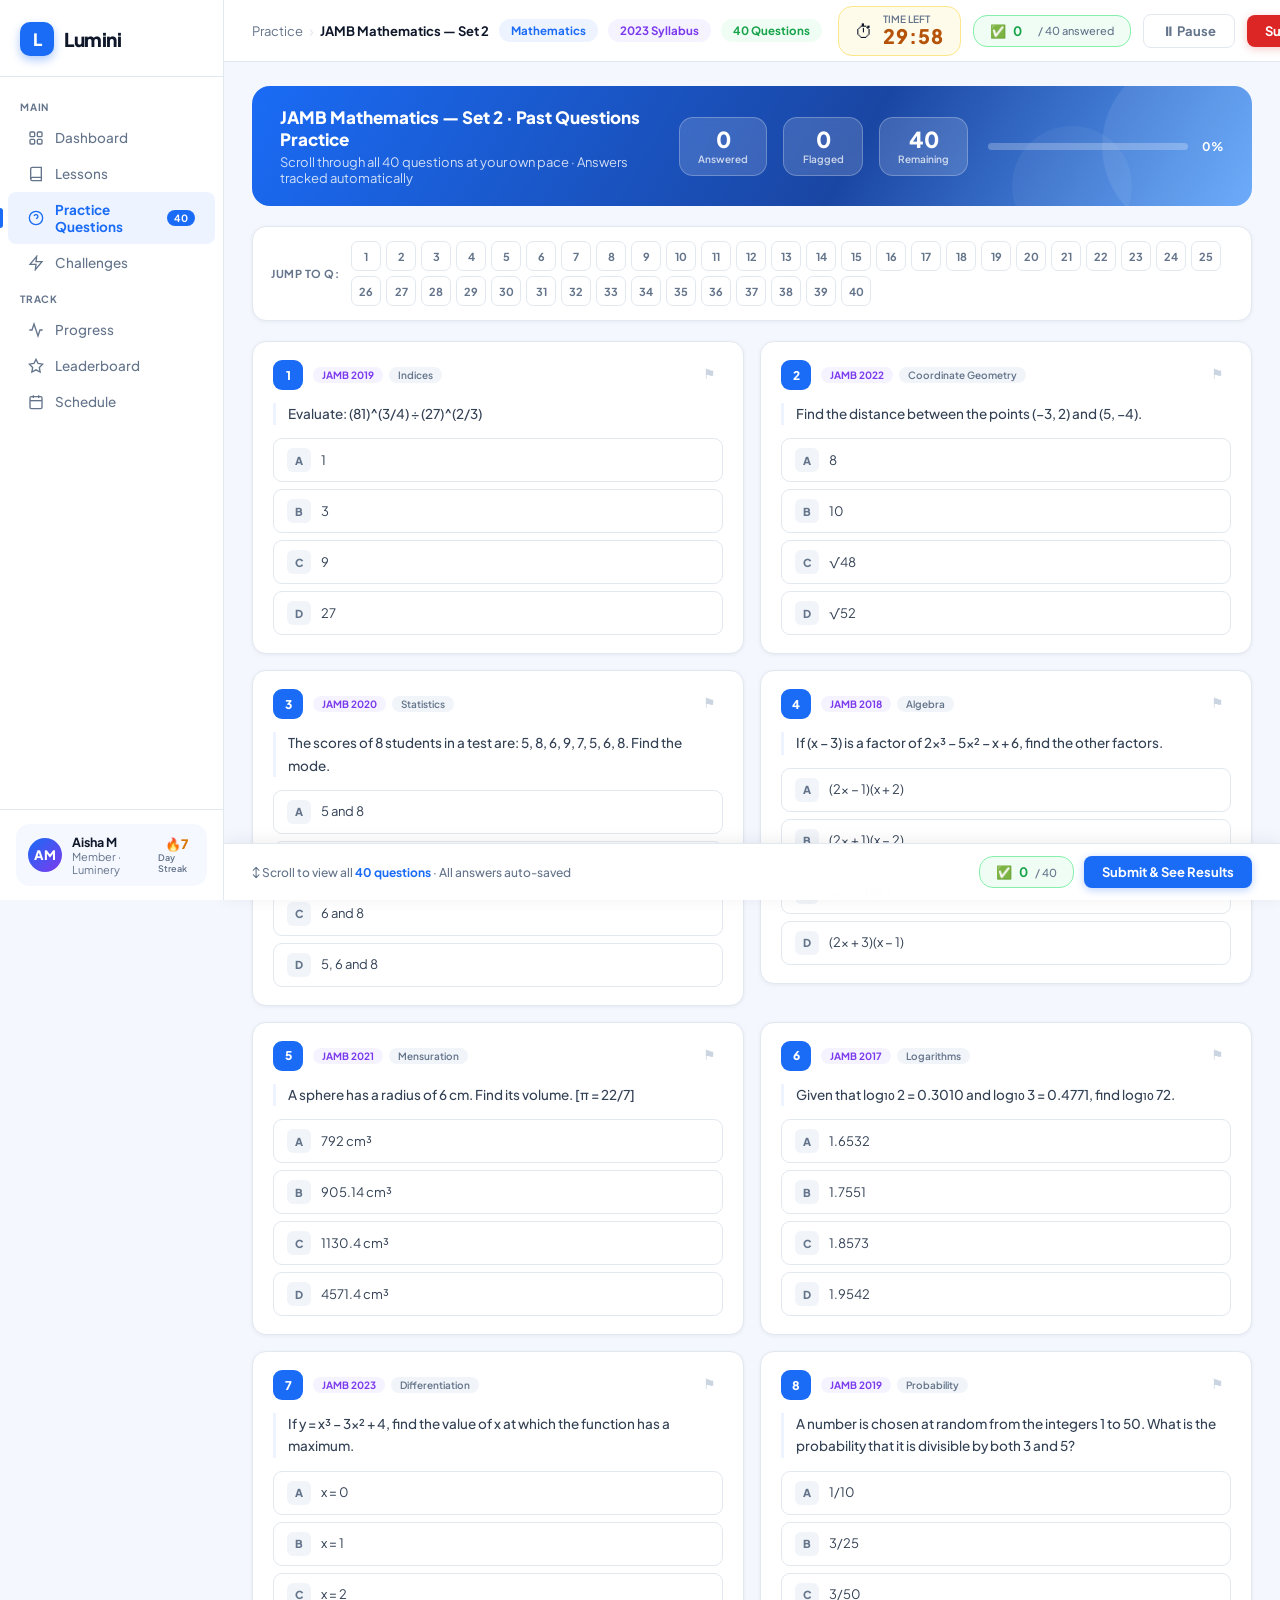
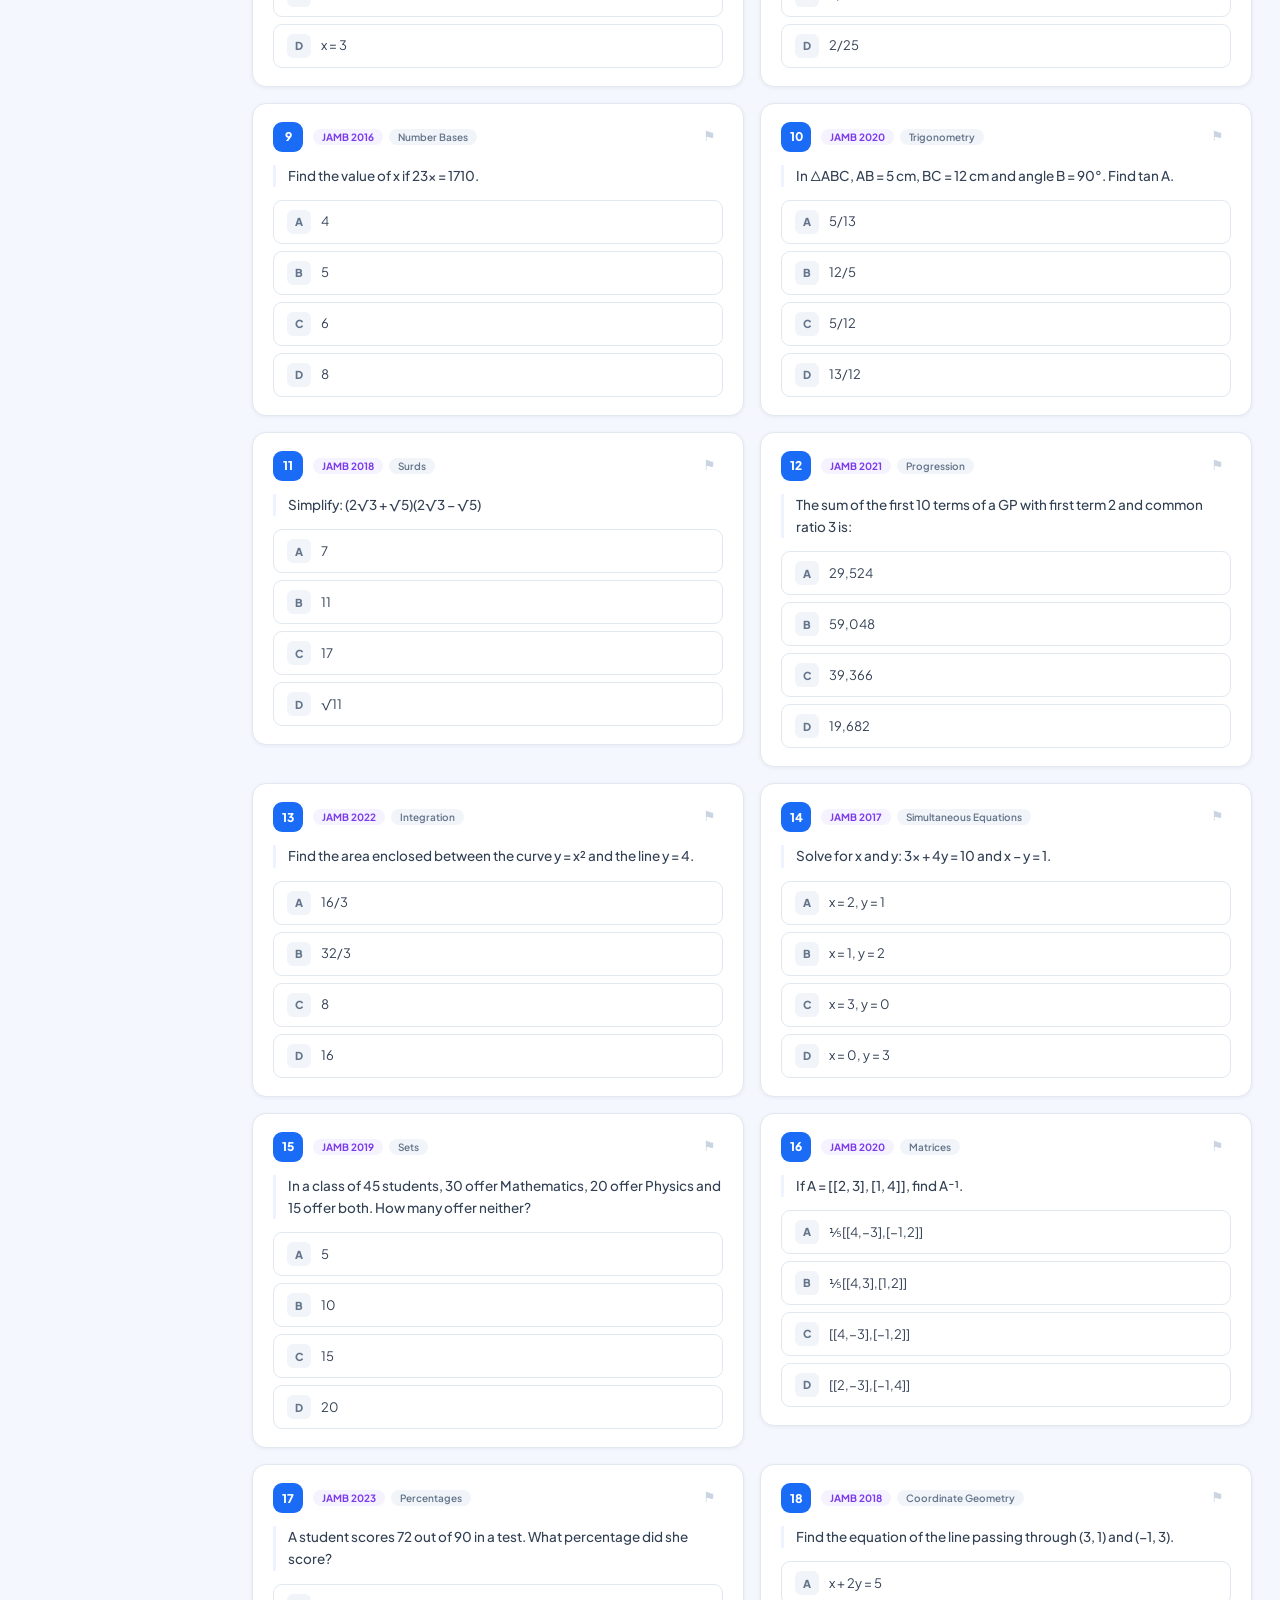
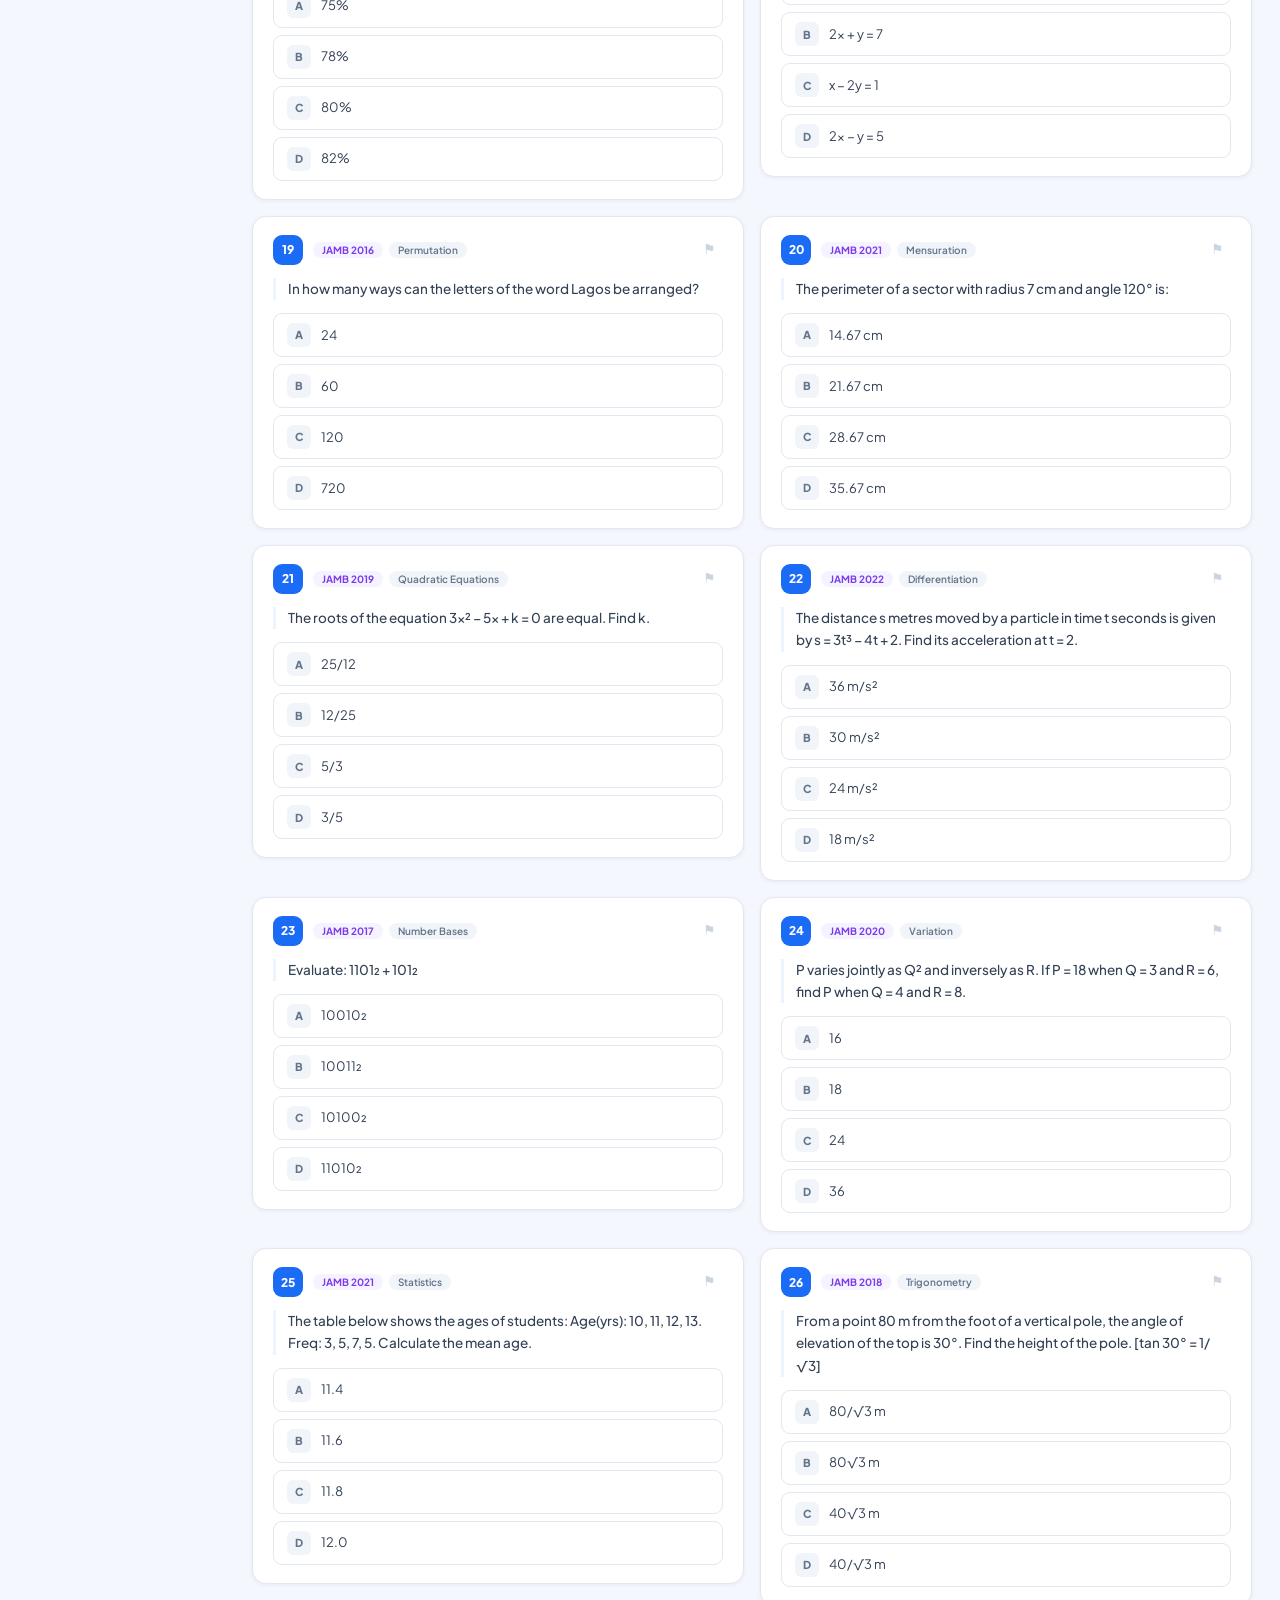
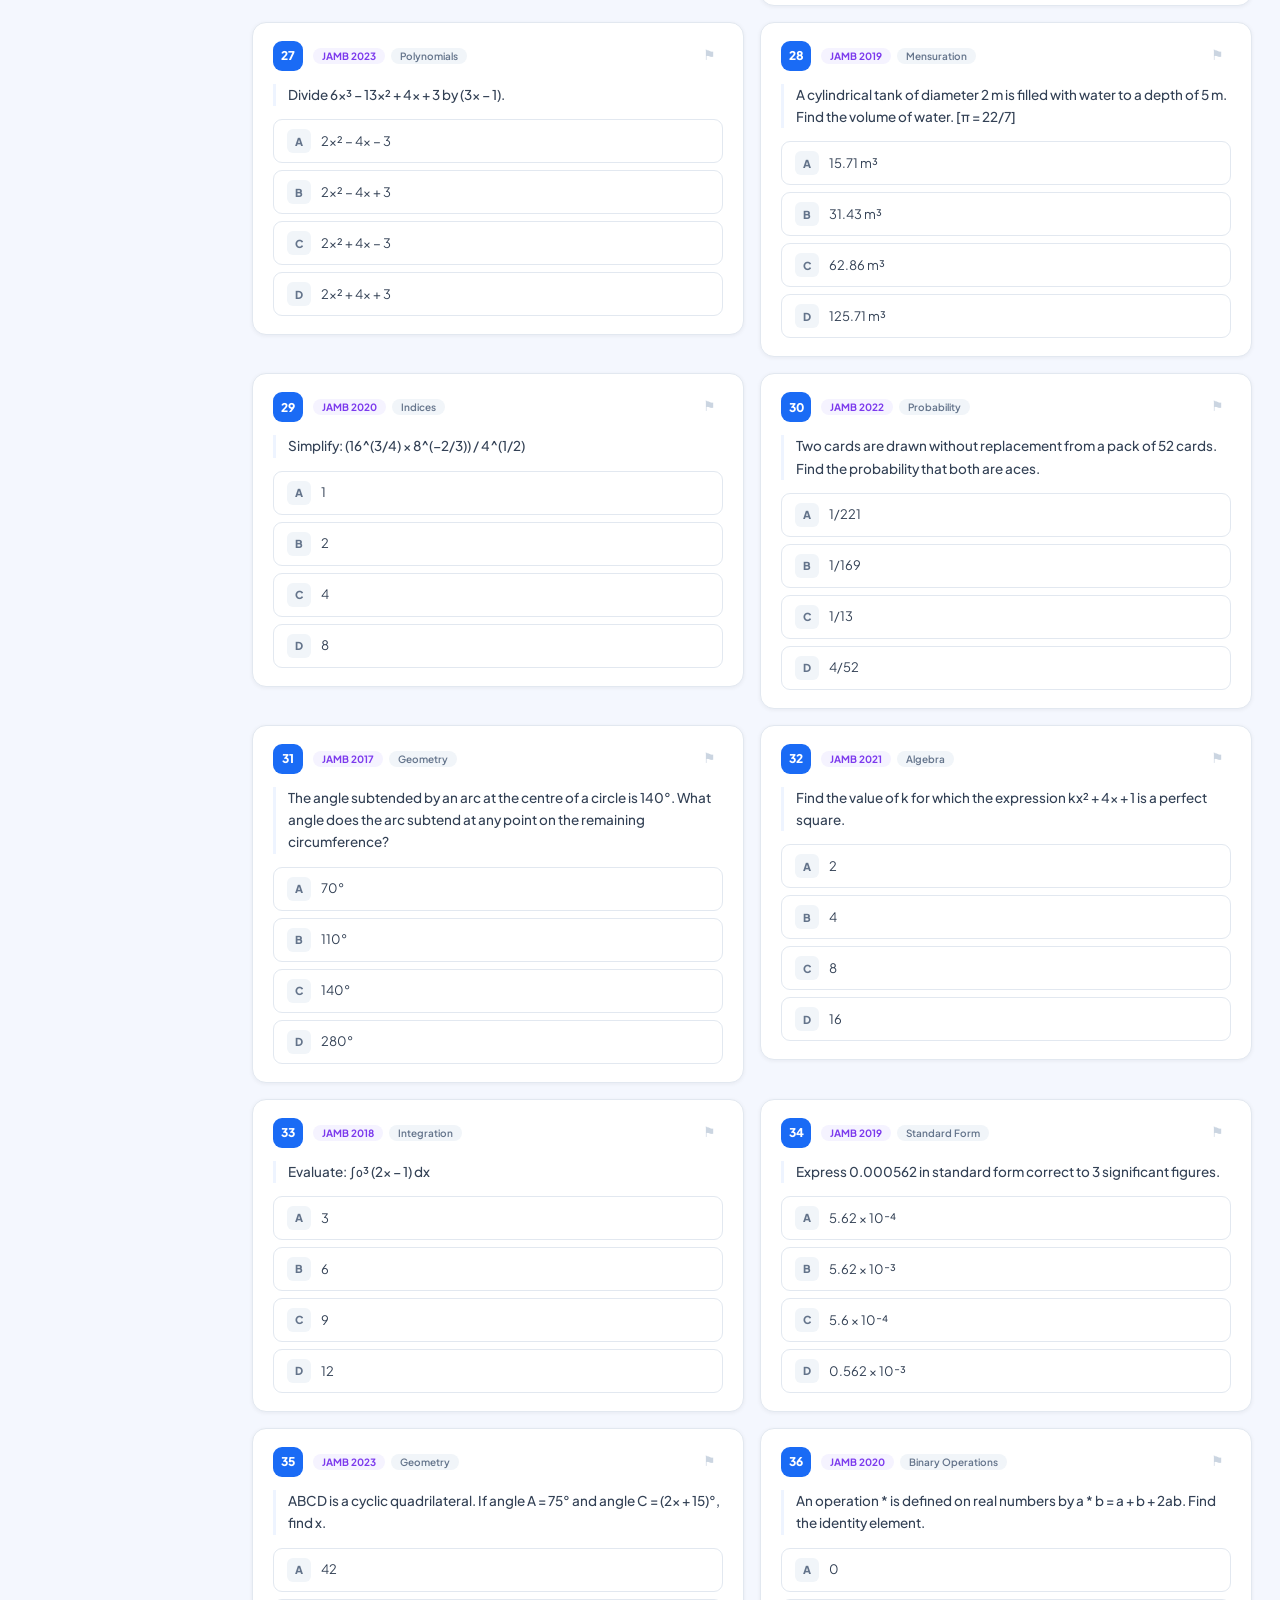
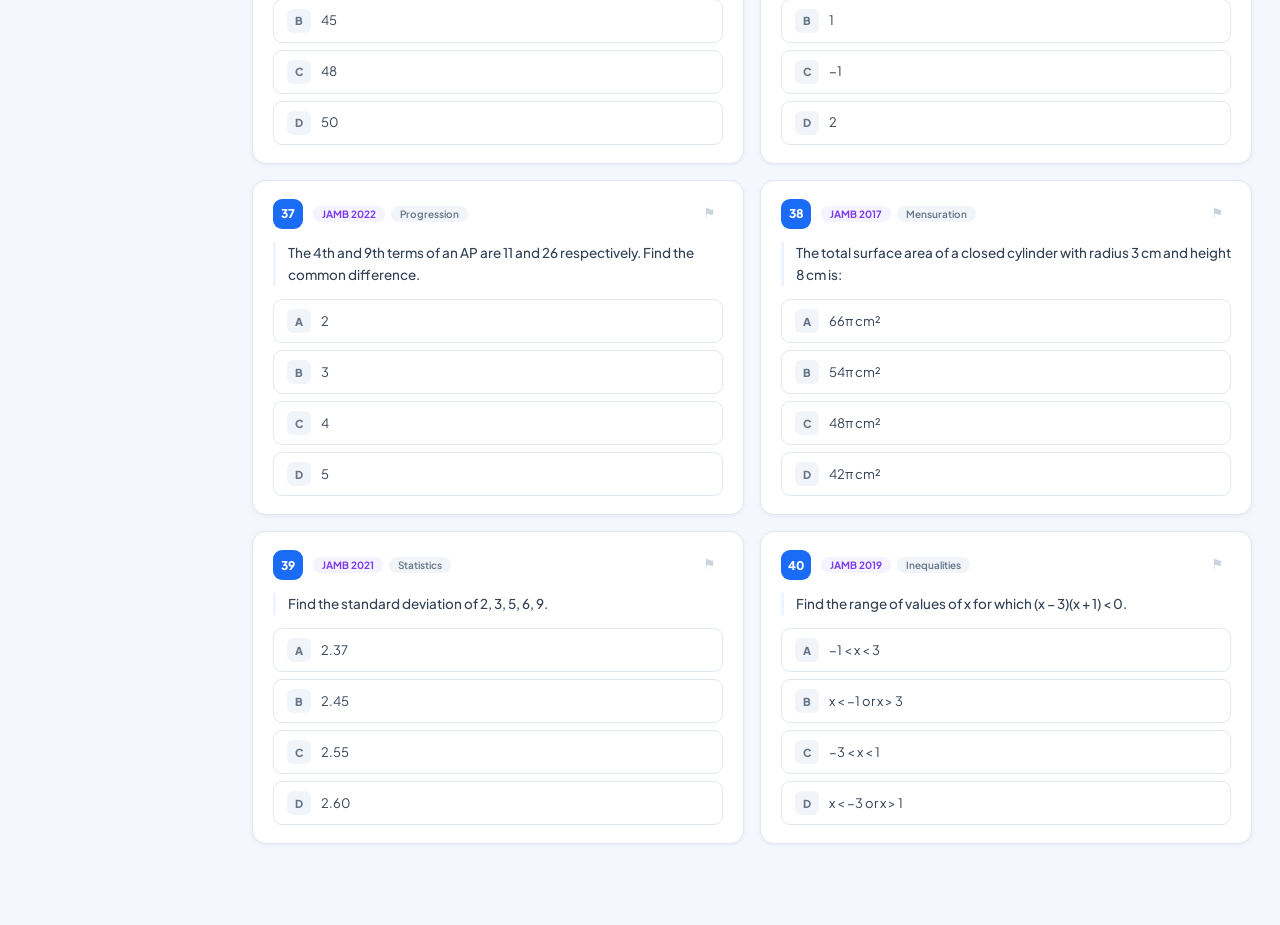
<file: settwo.html>
<!DOCTYPE html>
<html lang="en">
<head>
<meta charset="UTF-8"/>
<meta name="viewport" content="width=device-width, initial-scale=1.0"/>
<title>Lumini – JAMB Mathematics · Set 2</title>
<link href="https://fonts.googleapis.com/css2?family=Plus+Jakarta+Sans:ital,wght@0,400;0,500;0,600;0,700;0,800;1,400&display=swap" rel="stylesheet"/>
<style>
:root {
  --blue:       #1A6BF5;
  --blue-dark:  #1252C8;
  --blue-mid:   #2563EB;
  --blue-light: #EEF4FF;
  --blue-pale:  #F5F8FF;
  --green:      #16A34A;
  --green-bg:   #F0FDF4;
  --green-bd:   #86EFAC;
  --purple:     #7C3AED;
  --purple-bg:  #F5F3FF;
  --orange:     #D97706;
  --orange-bg:  #FFFBEB;
  --orange-bd:  #FDE68A;
  --red:        #DC2626;
  --red-bg:     #FEF2F2;
  --sidebar-w:  224px;
  --topbar-h:   62px;
  --white:      #FFFFFF;
  --bg:         #F4F7FE;
  --text:       #0F172A;
  --text-2:     #334155;
  --muted:      #64748B;
  --border:     #E2E8F0;
  --radius-sm:  8px;
  --radius:     14px;
  --radius-lg:  18px;
  --shadow-sm:  0 1px 4px rgba(15,23,42,.06);
  --shadow:     0 2px 12px rgba(26,107,245,.09);
  --shadow-md:  0 4px 20px rgba(26,107,245,.13);
}
*,*::before,*::after{box-sizing:border-box;margin:0;padding:0;}
html{scroll-behavior:smooth;}
body{font-family:'Plus Jakarta Sans',sans-serif;background:var(--bg);color:var(--text);display:flex;min-height:100vh;font-size:14px;-webkit-font-smoothing:antialiased;}

/* ═══ SIDEBAR ═══ */
.sidebar{width:var(--sidebar-w);min-height:100vh;background:var(--white);border-right:1px solid var(--border);display:flex;flex-direction:column;position:fixed;top:0;left:0;bottom:0;z-index:20;}
.sidebar-logo{display:flex;align-items:center;gap:10px;padding:22px 20px 20px;border-bottom:1px solid var(--border);}
.logo-mark{width:34px;height:34px;border-radius:10px;background:var(--blue);display:flex;align-items:center;justify-content:center;color:#fff;font-weight:800;font-size:17px;letter-spacing:-1px;box-shadow:0 4px 10px rgba(26,107,245,.35);}
.logo-name{font-size:19px;font-weight:800;color:var(--text);letter-spacing:-0.5px;}
.sidebar-nav{flex:1;padding:12px 0;overflow-y:auto;}
.nav-section-label{font-size:10px;font-weight:700;color:var(--muted);text-transform:uppercase;letter-spacing:0.8px;padding:12px 20px 6px;}
.nav-item{display:flex;align-items:center;gap:11px;padding:9px 20px;margin:1px 8px;border-radius:var(--radius-sm);cursor:pointer;color:var(--muted);font-weight:500;font-size:13.5px;transition:all .16s ease;position:relative;}
.nav-item svg{flex-shrink:0;width:16px;height:16px;}
.nav-item:hover{color:var(--blue);background:var(--blue-light);}
.nav-item.active{color:var(--blue);background:var(--blue-light);font-weight:700;}
.nav-item.active::before{content:'';position:absolute;left:-8px;top:50%;transform:translateY(-50%);width:3px;height:20px;background:var(--blue);border-radius:0 3px 3px 0;}
.nav-badge{margin-left:auto;background:var(--blue);color:#fff;font-size:10px;font-weight:700;padding:2px 7px;border-radius:20px;}
.sidebar-footer{padding:14px 16px;border-top:1px solid var(--border);}
.user-card{display:flex;align-items:center;gap:10px;padding:10px 12px;border-radius:var(--radius);background:var(--blue-pale);cursor:pointer;transition:background .16s;}
.user-card:hover{background:var(--blue-light);}
.user-avatar{width:34px;height:34px;border-radius:50%;background:linear-gradient(135deg,#1A6BF5,#7C3AED);display:flex;align-items:center;justify-content:center;color:#fff;font-weight:800;font-size:13px;flex-shrink:0;}
.user-name{font-weight:700;font-size:12.5px;color:var(--text);}
.user-role{font-size:11px;color:var(--muted);}
.user-streak{margin-left:auto;display:flex;flex-direction:column;align-items:center;}
.streak-val{font-weight:800;color:var(--orange);font-size:13px;}
.streak-lbl{font-size:9px;color:var(--muted);font-weight:600;}

/* ═══ MAIN ═══ */
.main{margin-left:var(--sidebar-w);flex:1;display:flex;flex-direction:column;min-height:100vh;}

/* ═══ TOPBAR ═══ */
.topbar{height:var(--topbar-h);background:var(--white);border-bottom:1px solid var(--border);display:flex;align-items:center;justify-content:space-between;padding:0 28px;position:sticky;top:0;z-index:15;gap:16px;}
.topbar-left{display:flex;align-items:center;gap:10px;flex-shrink:0;}
.breadcrumb{display:flex;align-items:center;gap:6px;font-size:13px;color:var(--muted);}
.breadcrumb-sep{color:var(--border);font-size:16px;line-height:1;}
.breadcrumb-current{color:var(--text);font-weight:700;}
.chip{display:inline-flex;align-items:center;gap:5px;padding:4px 12px;border-radius:20px;font-size:11.5px;font-weight:700;}
.chip-blue{background:var(--blue-light);color:var(--blue);}
.chip-purple{background:var(--purple-bg);color:var(--purple);}
.chip-green{background:var(--green-bg);color:var(--green);}
.topbar-right{display:flex;align-items:center;gap:12px;}
.timer-widget{display:flex;align-items:center;gap:10px;padding:7px 16px;border-radius:var(--radius);background:var(--orange-bg);border:1.5px solid var(--orange-bd);}
.timer-icon{font-size:18px;}
.timer-inner{display:flex;flex-direction:column;}
.timer-label{font-size:10px;color:var(--muted);font-weight:600;line-height:1;}
.timer-val{font-size:20px;font-weight:800;color:#B45309;letter-spacing:1px;font-variant-numeric:tabular-nums;line-height:1.2;}
.timer-widget.warn{background:var(--red-bg);border-color:#FECACA;}
.timer-widget.warn .timer-val{color:var(--red);}
.score-pill{display:flex;align-items:center;gap:7px;padding:7px 16px;border-radius:var(--radius);background:var(--green-bg);border:1.5px solid var(--green-bd);font-weight:700;font-size:13px;color:var(--green);white-space:nowrap;}
.score-pill span{font-size:11px;color:var(--muted);font-weight:500;}
.btn{display:inline-flex;align-items:center;gap:6px;padding:8px 18px;border-radius:var(--radius-sm);border:none;font-family:inherit;font-size:13px;font-weight:700;cursor:pointer;transition:all .18s;white-space:nowrap;}
.btn-primary{background:var(--blue);color:#fff;box-shadow:0 2px 8px rgba(26,107,245,.3);}
.btn-primary:hover{background:var(--blue-dark);transform:translateY(-1px);box-shadow:0 4px 14px rgba(26,107,245,.4);}
.btn-ghost{background:transparent;color:var(--muted);border:1.5px solid var(--border);}
.btn-ghost:hover{background:var(--blue-pale);color:var(--blue);border-color:var(--blue);}
.btn-danger{background:var(--red);color:#fff;box-shadow:0 2px 8px rgba(220,38,38,.25);}
.btn-danger:hover{background:#B91C1C;}

/* ═══ CONTENT ═══ */
.content-wrap{flex:1;padding:24px 28px;display:flex;flex-direction:column;gap:20px;}

/* ═══ HERO BANNER ═══ */
.hero-banner{background:linear-gradient(120deg,var(--blue) 0%,#1a46a3 60%,#60A5FA 100%);border-radius:var(--radius-lg);padding:20px 28px;display:flex;align-items:center;justify-content:space-between;gap:20px;position:relative;overflow:hidden;}
.hero-banner::before{content:'';position:absolute;top:-30px;right:-30px;width:180px;height:180px;border-radius:50%;background:rgba(255,255,255,.08);pointer-events:none;}
.hero-banner::after{content:'';position:absolute;bottom:-40px;right:120px;width:120px;height:120px;border-radius:50%;background:rgba(255,255,255,.05);pointer-events:none;}
.hero-text{position:relative;z-index:1;}
.hero-title{font-size:17px;font-weight:800;color:#fff;margin-bottom:4px;}
.hero-sub{font-size:13px;color:rgba(255,255,255,.8);}
.hero-stats{display:flex;gap:16px;position:relative;z-index:1;}
.stat-pill{background:rgba(255,255,255,.15);backdrop-filter:blur(8px);border:1px solid rgba(255,255,255,.25);border-radius:var(--radius);padding:10px 18px;text-align:center;min-width:80px;}
.stat-val{font-size:22px;font-weight:800;color:#fff;line-height:1;}
.stat-lbl{font-size:10px;color:rgba(255,255,255,.75);font-weight:600;margin-top:3px;}
.prog-wrap{display:flex;align-items:center;gap:14px;position:relative;z-index:1;}
.prog-bar{width:200px;height:7px;background:rgba(255,255,255,.25);border-radius:999px;overflow:hidden;}
.prog-fill{height:100%;background:#fff;border-radius:999px;transition:width .5s ease;}
.prog-label{font-size:12px;font-weight:700;color:#fff;white-space:nowrap;}

/* ═══ QUESTION NUMBER STRIP ═══ */
.qnum-strip{background:var(--white);border-radius:var(--radius);padding:14px 18px;border:1px solid var(--border);box-shadow:var(--shadow-sm);display:flex;align-items:center;gap:12px;}
.qnum-label{font-size:11px;font-weight:700;color:var(--muted);white-space:nowrap;text-transform:uppercase;letter-spacing:0.5px;}
.qnum-dots{display:flex;flex-wrap:wrap;gap:5px;flex:1;}
.qnum-dot{width:30px;height:30px;border-radius:7px;border:1.5px solid var(--border);background:var(--white);font-size:11px;font-weight:700;color:var(--muted);display:flex;align-items:center;justify-content:center;cursor:pointer;transition:all .14s;user-select:none;}
.qnum-dot:hover{border-color:var(--blue);color:var(--blue);background:var(--blue-light);}
.qnum-dot.done{background:var(--blue);color:#fff;border-color:var(--blue);}
.qnum-dot.flagd{background:var(--orange-bg);color:var(--orange);border-color:#FCD34D;}

/* ═══ QUESTIONS GRID ═══ */
.questions-grid{display:grid;grid-template-columns:1fr 1fr;gap:16px;align-items:start;}

/* ═══ QUESTION CARD ═══ */
.q-card{background:var(--white);border-radius:var(--radius);border:1.5px solid var(--border);padding:18px 20px;display:flex;flex-direction:column;gap:13px;box-shadow:var(--shadow-sm);transition:border-color .18s,box-shadow .18s,transform .18s;animation:slideUp .35s ease both;}
.q-card:hover{border-color:#BFDBFE;box-shadow:var(--shadow-md);transform:translateY(-1px);}
.q-card.answered{border-color:var(--green-bd);}
.q-card.flagged{border-color:#FCD34D;}
.q-card.answered .q-num-bg{background:var(--green) !important;}
.q-card.flagged:not(.answered) .q-num-bg{background:var(--orange) !important;}
.q-top{display:flex;align-items:flex-start;justify-content:space-between;gap:10px;}
.q-top-left{display:flex;align-items:center;gap:10px;}
.q-num-bg{min-width:30px;height:30px;border-radius:9px;background:var(--blue);color:#fff;font-weight:800;font-size:12px;display:flex;align-items:center;justify-content:center;flex-shrink:0;transition:background .25s;}
.q-tags{display:flex;align-items:center;gap:6px;flex-wrap:wrap;}
.q-tag-year{font-size:10px;font-weight:700;color:var(--purple);background:var(--purple-bg);padding:2px 9px;border-radius:20px;}
.q-tag-topic{font-size:10px;font-weight:600;color:var(--muted);background:#F1F5F9;padding:2px 9px;border-radius:20px;}
.flag-btn{background:none;border:none;cursor:pointer;width:28px;height:28px;border-radius:7px;display:flex;align-items:center;justify-content:center;font-size:14px;color:#CBD5E1;transition:all .15s;flex-shrink:0;}
.flag-btn:hover{background:var(--orange-bg);color:var(--orange);}
.flag-btn.on{background:var(--orange-bg);color:var(--orange);}
.q-text{font-size:13.5px;font-weight:500;line-height:1.65;color:var(--text-2);border-left:3px solid var(--blue-light);padding-left:12px;}
.q-options{display:flex;flex-direction:column;gap:7px;}
.opt{display:flex;align-items:center;gap:10px;padding:9px 13px;border-radius:9px;border:1.5px solid var(--border);cursor:pointer;transition:all .15s;background:var(--white);user-select:none;}
.opt:hover{border-color:var(--blue);background:var(--blue-pale);}
.opt.sel{border-color:var(--blue);background:var(--blue-light);}
.opt.correct{border-color:var(--green);background:var(--green-bg);pointer-events:none;}
.opt.wrong{border-color:var(--red);background:var(--red-bg);pointer-events:none;}
.opt-badge{width:24px;height:24px;border-radius:6px;background:#F1F5F9;color:var(--muted);font-size:11px;font-weight:800;display:flex;align-items:center;justify-content:center;flex-shrink:0;transition:all .15s;}
.opt.sel .opt-badge{background:var(--blue);color:#fff;}
.opt.correct .opt-badge{background:var(--green);color:#fff;}
.opt.wrong .opt-badge{background:var(--red);color:#fff;}
.opt-text{font-size:13px;color:var(--text-2);line-height:1.45;}

/* ═══ BOTTOM BAR ═══ */
.bottom-bar{position:sticky;bottom:0;background:rgba(255,255,255,.97);backdrop-filter:blur(10px);border-top:1px solid var(--border);padding:12px 28px;display:flex;align-items:center;justify-content:space-between;gap:16px;z-index:15;box-shadow:0 -2px 16px rgba(15,23,42,.07);}
.bottom-left{display:flex;align-items:center;gap:10px;}
.bottom-right{display:flex;align-items:center;gap:10px;}
.scroll-hint{font-size:12px;color:var(--muted);font-weight:500;}
.scroll-hint strong{color:var(--blue);}

/* ═══ MODALS ═══ */
.overlay{position:fixed;inset:0;background:rgba(15,23,42,.5);backdrop-filter:blur(4px);z-index:50;display:flex;align-items:center;justify-content:center;opacity:0;pointer-events:none;transition:opacity .25s;}
.overlay.show{opacity:1;pointer-events:all;}
.modal{background:var(--white);border-radius:20px;padding:32px;max-width:440px;width:90%;box-shadow:0 24px 60px rgba(15,23,42,.22);transform:translateY(16px) scale(.97);transition:transform .25s;}
.overlay.show .modal{transform:translateY(0) scale(1);}
.modal-title{font-size:20px;font-weight:800;margin-bottom:8px;}
.modal-body{color:var(--muted);font-size:14px;line-height:1.6;margin-bottom:24px;}
.modal-actions{display:flex;gap:10px;justify-content:flex-end;}
.result-grid{display:grid;grid-template-columns:1fr 1fr;gap:12px;margin-bottom:24px;}
.res-card{background:var(--bg);border-radius:12px;padding:16px;text-align:center;}
.res-val{font-size:28px;font-weight:800;line-height:1;}
.res-lbl{font-size:11px;color:var(--muted);font-weight:600;margin-top:4px;}
.res-card.blue .res-val{color:var(--blue);}
.res-card.green .res-val{color:var(--green);}
.res-card.orange .res-val{color:var(--orange);}
.res-card.red .res-val{color:var(--red);}
.review-badge{display:inline-flex;align-items:center;gap:5px;font-size:11px;font-weight:700;padding:3px 10px;border-radius:20px;margin-top:4px;}
.review-badge.correct-b{background:var(--green-bg);color:var(--green);}
.review-badge.wrong-b{background:var(--red-bg);color:var(--red);}

@keyframes slideUp{from{opacity:0;transform:translateY(16px);}to{opacity:1;transform:translateY(0);}}
</style>
</head>
<body>

<!-- ═══════════ SIDEBAR ═══════════ -->
<aside class="sidebar">
  <div class="sidebar-logo">
    <div class="logo-mark">L</div>
    <div class="logo-name">Lumini</div>
  </div>
  <nav class="sidebar-nav">
    <div class="nav-section-label">Main</div>
    <div class="nav-item">
      <svg fill="none" stroke="currentColor" stroke-width="2" viewBox="0 0 24 24"><rect x="3" y="3" width="7" height="7" rx="1.5"/><rect x="14" y="3" width="7" height="7" rx="1.5"/><rect x="3" y="14" width="7" height="7" rx="1.5"/><rect x="14" y="14" width="7" height="7" rx="1.5"/></svg>
      Dashboard
    </div>
    <div class="nav-item">
      <svg fill="none" stroke="currentColor" stroke-width="2" viewBox="0 0 24 24"><path d="M4 19.5A2.5 2.5 0 016.5 17H20"/><path d="M6.5 2H20v20H6.5A2.5 2.5 0 014 19.5v-15A2.5 2.5 0 016.5 2z"/></svg>
      Lessons
    </div>
    <div class="nav-item active">
      <svg fill="none" stroke="currentColor" stroke-width="2" viewBox="0 0 24 24"><circle cx="12" cy="12" r="10"/><path d="M9.09 9a3 3 0 015.83 1c0 2-3 3-3 3"/><line x1="12" y1="17" x2="12.01" y2="17"/></svg>
      Practice Questions
      <span class="nav-badge">40</span>
    </div>
    <div class="nav-item">
      <svg fill="none" stroke="currentColor" stroke-width="2" viewBox="0 0 24 24"><path d="M13 2L3 14h9l-1 8 10-12h-9l1-8z"/></svg>
      Challenges
    </div>
    <div class="nav-section-label">Track</div>
    <div class="nav-item">
      <svg fill="none" stroke="currentColor" stroke-width="2" viewBox="0 0 24 24"><polyline points="22 12 18 12 15 21 9 3 6 12 2 12"/></svg>
      Progress
    </div>
    <div class="nav-item">
      <svg fill="none" stroke="currentColor" stroke-width="2" viewBox="0 0 24 24"><polygon points="12 2 15.09 8.26 22 9.27 17 14.14 18.18 21.02 12 17.77 5.82 21.02 7 14.14 2 9.27 8.91 8.26 12 2"/></svg>
      Leaderboard
    </div>
    <div class="nav-item">
      <svg fill="none" stroke="currentColor" stroke-width="2" viewBox="0 0 24 24"><rect x="3" y="4" width="18" height="18" rx="2"/><line x1="16" y1="2" x2="16" y2="6"/><line x1="8" y1="2" x2="8" y2="6"/><line x1="3" y1="10" x2="21" y2="10"/></svg>
      Schedule
    </div>
  </nav>
  <div class="sidebar-footer">
    <div class="user-card">
      <div class="user-avatar">AM</div>
      <div>
        <div class="user-name">Aisha M</div>
        <div class="user-role">Member · Luminery</div>
      </div>
      <div class="user-streak">
        <div class="streak-val">🔥7</div>
        <div class="streak-lbl">Day Streak</div>
      </div>
    </div>
  </div>
</aside>

<!-- ═══════════ MAIN ═══════════ -->
<div class="main">

  <!-- TOPBAR -->
  <header class="topbar">
    <div class="topbar-left">
      <div class="breadcrumb">
        <span>Practice</span>
        <span class="breadcrumb-sep">›</span>
        <span class="breadcrumb-current">JAMB Mathematics — Set 2</span>
      </div>
      <span class="chip chip-blue">Mathematics</span>
      <span class="chip chip-purple">2023 Syllabus</span>
      <span class="chip chip-green">40 Questions</span>
    </div>
    <div class="topbar-right">
      <div class="timer-widget" id="timerWidget">
        <span class="timer-icon">⏱</span>
        <div class="timer-inner">
          <span class="timer-label">TIME LEFT</span>
          <span class="timer-val" id="timerVal">30:00</span>
        </div>
      </div>
      <div class="score-pill">
        ✅ <strong id="scoreNum">0</strong>&nbsp;<span>/ 40 answered</span>
      </div>
      <button class="btn btn-ghost" id="pauseBtn">⏸ Pause</button>
      <button class="btn btn-danger" onclick="openSubmit()">Submit Test</button>
    </div>
  </header>

  <!-- SCROLLABLE CONTENT -->
  <div class="content-wrap">

    <!-- HERO BANNER -->
    <div class="hero-banner">
      <div class="hero-text">
        <div class="hero-title">JAMB Mathematics — Set 2 · Past Questions Practice</div>
        <div class="hero-sub">Scroll through all 40 questions at your own pace · Answers tracked automatically</div>
      </div>
      <div class="hero-stats">
        <div class="stat-pill"><div class="stat-val" id="statAnswered">0</div><div class="stat-lbl">Answered</div></div>
        <div class="stat-pill"><div class="stat-val" id="statFlagged">0</div><div class="stat-lbl">Flagged</div></div>
        <div class="stat-pill"><div class="stat-val" id="statLeft">40</div><div class="stat-lbl">Remaining</div></div>
      </div>
      <div class="prog-wrap">
        <div class="prog-bar"><div class="prog-fill" id="progFill" style="width:0%"></div></div>
        <span class="prog-label" id="progLabel">0%</span>
      </div>
    </div>

    <!-- QUESTION NUMBER STRIP -->
    <div class="qnum-strip">
      <div class="qnum-label">Jump to Q:</div>
      <div class="qnum-dots" id="qnumDots"></div>
    </div>

    <!-- QUESTIONS GRID — 2 COLUMNS -->
    <div class="questions-grid" id="questionsGrid"></div>

  </div>

  <!-- STICKY BOTTOM BAR -->
  <div class="bottom-bar">
    <div class="bottom-left">
      <span class="scroll-hint">↕ Scroll to view all <strong>40 questions</strong> · All answers auto-saved</span>
    </div>
    <div class="bottom-right">
      <div class="score-pill">✅ <strong id="scoreNum2">0</strong> <span>/ 40</span></div>
      <button class="btn btn-primary" onclick="openSubmit()">Submit &amp; See Results</button>
    </div>
  </div>
</div>

<!-- SUBMIT MODAL -->
<div class="overlay" id="submitOverlay">
  <div class="modal">
    <div class="modal-title">⚠️ Ready to Submit?</div>
    <div class="modal-body">You've answered <strong id="modalAns">0</strong> of 40 questions.<br><br>Unanswered questions will score zero. Are you sure you want to submit?</div>
    <div class="modal-actions">
      <button class="btn btn-ghost" onclick="closeSubmit()">Keep Going</button>
      <button class="btn btn-danger" onclick="showResults()">Submit Now</button>
    </div>
  </div>
</div>

<!-- RESULTS MODAL -->
<div class="overlay" id="resultsOverlay">
  <div class="modal">
    <div class="modal-title">🎉 Test Complete!</div>
    <div class="result-grid">
      <div class="res-card green"><div class="res-val" id="resScore">0</div><div class="res-lbl">Score / 40</div></div>
      <div class="res-card blue"><div class="res-val" id="resPct">0%</div><div class="res-lbl">Percentage</div></div>
      <div class="res-card orange"><div class="res-val" id="resAns">0</div><div class="res-lbl">Answered</div></div>
      <div class="res-card red"><div class="res-val" id="resSkip">0</div><div class="res-lbl">Skipped</div></div>
    </div>
    <div class="modal-actions">
      <button class="btn btn-ghost" onclick="closeResults()">Close</button>
      <button class="btn btn-primary" onclick="reviewAnswers()">Review Answers</button>
    </div>
  </div>
</div>

<script>
// ═══════════════════════════════════════════════════════════════
//  SET 2 — 40 JAMB Mathematics Questions
//  All topics scattered exactly as JAMB CBT format
//  Sections covered: Number & Numeration, Algebra,
//  Geometry & Trigonometry, Calculus, Statistics & Probability
// ═══════════════════════════════════════════════════════════════
const QUESTIONS = [
  {
    n:1, year:"JAMB 2019", topic:"Indices",
    q:"Evaluate: (81)^(3/4) ÷ (27)^(2/3)",
    opts:["A.  1","B.  3","C.  9","D.  27"],
    ans:"B"
  },
  {
    n:2, year:"JAMB 2022", topic:"Coordinate Geometry",
    q:"Find the distance between the points (−3, 2) and (5, −4).",
    opts:["A.  8","B.  10","C.  √48","D.  √52"],
    ans:"B"
  },
  {
    n:3, year:"JAMB 2020", topic:"Statistics",
    q:"The scores of 8 students in a test are: 5, 8, 6, 9, 7, 5, 6, 8. Find the mode.",
    opts:["A.  5 and 8","B.  5 and 6","C.  6 and 8","D.  5, 6 and 8"],
    ans:"C"
  },
  {
    n:4, year:"JAMB 2018", topic:"Algebra",
    q:"If (x − 3) is a factor of 2x³ − 5x² − x + 6, find the other factors.",
    opts:["A.  (2x − 1)(x + 2)","B.  (2x + 1)(x − 2)","C.  (2x − 3)(x + 1)","D.  (2x + 3)(x − 1)"],
    ans:"B"
  },
  {
    n:5, year:"JAMB 2021", topic:"Mensuration",
    q:"A sphere has a radius of 6 cm. Find its volume. [π = 22/7]",
    opts:["A.  792 cm³","B.  905.14 cm³","C.  1130.4 cm³","D.  4571.4 cm³"],
    ans:"B"
  },
  {
    n:6, year:"JAMB 2017", topic:"Logarithms",
    q:"Given that log₁₀ 2 = 0.3010 and log₁₀ 3 = 0.4771, find log₁₀ 72.",
    opts:["A.  1.6532","B.  1.7551","C.  1.8573","D.  1.9542"],
    ans:"C"
  },
  {
    n:7, year:"JAMB 2023", topic:"Differentiation",
    q:"If y = x³ − 3x² + 4, find the value of x at which the function has a maximum.",
    opts:["A.  x = 0","B.  x = 1","C.  x = 2","D.  x = 3"],
    ans:"A"
  },
  {
    n:8, year:"JAMB 2019", topic:"Probability",
    q:"A number is chosen at random from the integers 1 to 50. What is the probability that it is divisible by both 3 and 5?",
    opts:["A.  1/10","B.  3/25","C.  3/50","D.  2/25"],
    ans:"A"
  },
  {
    n:9, year:"JAMB 2016", topic:"Number Bases",
    q:"Find the value of x if 23x = 1710.",
    opts:["A.  4","B.  5","C.  6","D.  8"],
    ans:"D"
  },
  {
    n:10, year:"JAMB 2020", topic:"Trigonometry",
    q:"In △ABC, AB = 5 cm, BC = 12 cm and angle B = 90°. Find tan A.",
    opts:["A.  5/13","B.  12/5","C.  5/12","D.  13/12"],
    ans:"B"
  },
  {
    n:11, year:"JAMB 2018", topic:"Surds",
    q:"Simplify: (2√3 + √5)(2√3 − √5)",
    opts:["A.  7","B.  11","C.  17","D.  √11"],
    ans:"A"
  },
  {
    n:12, year:"JAMB 2021", topic:"Progression",
    q:"The sum of the first 10 terms of a GP with first term 2 and common ratio 3 is:",
    opts:["A.  29,524","B.  59,048","C.  39,366","D.  19,682"],
    ans:"B"
  },
  {
    n:13, year:"JAMB 2022", topic:"Integration",
    q:"Find the area enclosed between the curve y = x² and the line y = 4.",
    opts:["A.  16/3","B.  32/3","C.  8","D.  16"],
    ans:"B"
  },
  {
    n:14, year:"JAMB 2017", topic:"Simultaneous Equations",
    q:"Solve for x and y: 3x + 4y = 10 and x − y = 1.",
    opts:["A.  x = 2, y = 1","B.  x = 1, y = 2","C.  x = 3, y = 0","D.  x = 0, y = 3"],
    ans:"A"
  },
  {
    n:15, year:"JAMB 2019", topic:"Sets",
    q:"In a class of 45 students, 30 offer Mathematics, 20 offer Physics and 15 offer both. How many offer neither?",
    opts:["A.  5","B.  10","C.  15","D.  20"],
    ans:"B"
  },
  {
    n:16, year:"JAMB 2020", topic:"Matrices",
    q:"If A = [[2, 3], [1, 4]], find A⁻¹.",
    opts:["A.  ⅕[[4,−3],[−1,2]]","B.  ⅕[[4,3],[1,2]]","C.  [[4,−3],[−1,2]]","D.  [[2,−3],[−1,4]]"],
    ans:"A"
  },
  {
    n:17, year:"JAMB 2023", topic:"Percentages",
    q:"A student scores 72 out of 90 in a test. What percentage did she score?",
    opts:["A.  75%","B.  78%","C.  80%","D.  82%"],
    ans:"C"
  },
  {
    n:18, year:"JAMB 2018", topic:"Coordinate Geometry",
    q:"Find the equation of the line passing through (3, 1) and (−1, 3).",
    opts:["A.  x + 2y = 5","B.  2x + y = 7","C.  x − 2y = 1","D.  2x − y = 5"],
    ans:"A"
  },
  {
    n:19, year:"JAMB 2016", topic:"Permutation",
    q:"In how many ways can the letters of the word Lagos be arranged?",
    opts:["A.  24","B.  60","C.  120","D.  720"],
    ans:"C"
  },
  {
    n:20, year:"JAMB 2021", topic:"Mensuration",
    q:"The perimeter of a sector with radius 7 cm and angle 120° is:",
    opts:["A.  14.67 cm","B.  21.67 cm","C.  28.67 cm","D.  35.67 cm"],
    ans:"C"
  },
  {
    n:21, year:"JAMB 2019", topic:"Quadratic Equations",
    q:"The roots of the equation 3x² − 5x + k = 0 are equal. Find k.",
    opts:["A.  25/12","B.  12/25","C.  5/3","D.  3/5"],
    ans:"A"
  },
  {
    n:22, year:"JAMB 2022", topic:"Differentiation",
    q:"The distance s metres moved by a particle in time t seconds is given by s = 3t³ − 4t + 2. Find its acceleration at t = 2.",
    opts:["A.  36 m/s²","B.  30 m/s²","C.  24 m/s²","D.  18 m/s²"],
    ans:"A"
  },
  {
    n:23, year:"JAMB 2017", topic:"Number Bases",
    q:"Evaluate: 1101₂ + 101₂",
    opts:["A.  10010₂","B.  10011₂","C.  10100₂","D.  11010₂"],
    ans:"A"
  },
  {
    n:24, year:"JAMB 2020", topic:"Variation",
    q:"P varies jointly as Q² and inversely as R. If P = 18 when Q = 3 and R = 6, find P when Q = 4 and R = 8.",
    opts:["A.  16","B.  18","C.  24","D.  36"],
    ans:"C"
  },
  {
    n:25, year:"JAMB 2021", topic:"Statistics",
    q:"The table below shows the ages of students: Age(yrs): 10, 11, 12, 13. Freq: 3, 5, 7, 5. Calculate the mean age.",
    opts:["A.  11.4","B.  11.6","C.  11.8","D.  12.0"],
    ans:"C"
  },
  {
    n:26, year:"JAMB 2018", topic:"Trigonometry",
    q:"From a point 80 m from the foot of a vertical pole, the angle of elevation of the top is 30°. Find the height of the pole. [tan 30° = 1/√3]",
    opts:["A.  80/√3 m","B.  80√3 m","C.  40√3 m","D.  40/√3 m"],
    ans:"A"
  },
  {
    n:27, year:"JAMB 2023", topic:"Polynomials",
    q:"Divide 6x³ − 13x² + 4x + 3 by (3x − 1).",
    opts:["A.  2x² − 4x − 3","B.  2x² − 4x + 3","C.  2x² + 4x − 3","D.  2x² + 4x + 3"],
    ans:"C"
  },
  {
    n:28, year:"JAMB 2019", topic:"Mensuration",
    q:"A cylindrical tank of diameter 2 m is filled with water to a depth of 5 m. Find the volume of water. [π = 22/7]",
    opts:["A.  15.71 m³","B.  31.43 m³","C.  62.86 m³","D.  125.71 m³"],
    ans:"A"
  },
  {
    n:29, year:"JAMB 2020", topic:"Indices",
    q:"Simplify: (16^(3/4) × 8^(−2/3)) / 4^(1/2)",
    opts:["A.  1","B.  2","C.  4","D.  8"],
    ans:"A"
  },
  {
    n:30, year:"JAMB 2022", topic:"Probability",
    q:"Two cards are drawn without replacement from a pack of 52 cards. Find the probability that both are aces.",
    opts:["A.  1/221","B.  1/169","C.  1/13","D.  4/52"],
    ans:"A"
  },
  {
    n:31, year:"JAMB 2017", topic:"Geometry",
    q:"The angle subtended by an arc at the centre of a circle is 140°. What angle does the arc subtend at any point on the remaining circumference?",
    opts:["A.  70°","B.  110°","C.  140°","D.  280°"],
    ans:"B"
  },
  {
    n:32, year:"JAMB 2021", topic:"Algebra",
    q:"Find the value of k for which the expression kx² + 4x + 1 is a perfect square.",
    opts:["A.  2","B.  4","C.  8","D.  16"],
    ans:"B"
  },
  {
    n:33, year:"JAMB 2018", topic:"Integration",
    q:"Evaluate: ∫₀³ (2x − 1) dx",
    opts:["A.  3","B.  6","C.  9","D.  12"],
    ans:"B"
  },
  {
    n:34, year:"JAMB 2019", topic:"Standard Form",
    q:"Express 0.000562 in standard form correct to 3 significant figures.",
    opts:["A.  5.62 × 10⁻⁴","B.  5.62 × 10⁻³","C.  5.6 × 10⁻⁴","D.  0.562 × 10⁻³"],
    ans:"A"
  },
  {
    n:35, year:"JAMB 2023", topic:"Geometry",
    q:"ABCD is a cyclic quadrilateral. If angle A = 75° and angle C = (2x + 15)°, find x.",
    opts:["A.  42","B.  45","C.  48","D.  50"],
    ans:"B"
  },
  {
    n:36, year:"JAMB 2020", topic:"Binary Operations",
    q:"An operation * is defined on real numbers by a * b = a + b + 2ab. Find the identity element.",
    opts:["A.  0","B.  1","C.  −1","D.  2"],
    ans:"A"
  },
  {
    n:37, year:"JAMB 2022", topic:"Progression",
    q:"The 4th and 9th terms of an AP are 11 and 26 respectively. Find the common difference.",
    opts:["A.  2","B.  3","C.  4","D.  5"],
    ans:"B"
  },
  {
    n:38, year:"JAMB 2017", topic:"Mensuration",
    q:"The total surface area of a closed cylinder with radius 3 cm and height 8 cm is:",
    opts:["A.  66π cm²","B.  54π cm²","C.  48π cm²","D.  42π cm²"],
    ans:"A"
  },
  {
    n:39, year:"JAMB 2021", topic:"Statistics",
    q:"Find the standard deviation of 2, 3, 5, 6, 9.",
    opts:["A.  2.37","B.  2.45","C.  2.55","D.  2.60"],
    ans:"C"
  },
  {
    n:40, year:"JAMB 2019", topic:"Inequalities",
    q:"Find the range of values of x for which (x − 3)(x + 1) < 0.",
    opts:["A.  −1 < x < 3","B.  x < −1 or x > 3","C.  −3 < x < 1","D.  x < −3 or x > 1"],
    ans:"A"
  }
];

// ═══════════════════════════════════════════════
// STATE
// ═══════════════════════════════════════════════
const userAnswers = {};
const flagged     = new Set();
let timerSecs     = 30 * 60;
let timerRunning  = true;
let timerInterval;
let submitted     = false;

// ═══════════════════════════════════════════════
// RENDER ALL 40 QUESTIONS
// ═══════════════════════════════════════════════
function render() {
  const grid = document.getElementById('questionsGrid');
  grid.innerHTML = '';

  QUESTIONS.forEach((q, i) => {
    const isAns  = userAnswers[i] !== undefined;
    const isFlag = flagged.has(i);
    const letters = ['A','B','C','D'];

    const card = document.createElement('div');
    card.className = `q-card${isAns?' answered':''}${isFlag?' flagged':''}`;
    card.id = `card-${i}`;
    card.style.animationDelay = `${i * 0.025}s`;

    const optHTML = q.opts.map((o, oi) => {
      const ltr   = letters[oi];
      const isSel = userAnswers[i] === ltr;
      return `
        <div class="opt${isSel?' sel':''}" data-qi="${i}" data-ltr="${ltr}">
          <span class="opt-badge">${ltr}</span>
          <span class="opt-text">${o.replace(/^[A-D]\.\s*/,'')}</span>
        </div>`;
    }).join('');

    card.innerHTML = `
      <div class="q-top">
        <div class="q-top-left">
          <div class="q-num-bg">${q.n}</div>
          <div class="q-tags">
            <span class="q-tag-year">${q.year}</span>
            <span class="q-tag-topic">${q.topic}</span>
          </div>
        </div>
        <button class="flag-btn${isFlag?' on':''}" data-fi="${i}" title="Flag this question">⚑</button>
      </div>
      <div class="q-text">${q.q}</div>
      <div class="q-options">${optHTML}</div>`;

    grid.appendChild(card);
  });

  attachEvents();
  buildDots();
  updateStats();
}

// ═══════════════════════════════════════════════
// EVENTS
// ═══════════════════════════════════════════════
function attachEvents() {
  document.querySelectorAll('.opt').forEach(el => {
    el.addEventListener('click', () => {
      if (submitted) return;
      const qi  = +el.dataset.qi;
      const ltr = el.dataset.ltr;
      userAnswers[qi] = ltr;
      updateCard(qi);
      updateStats();
    });
  });
  document.querySelectorAll('.flag-btn').forEach(btn => {
    btn.addEventListener('click', () => {
      const fi = +btn.dataset.fi;
      flagged.has(fi) ? flagged.delete(fi) : flagged.add(fi);
      updateCard(fi);
      updateStats();
    });
  });
}

// ═══════════════════════════════════════════════
// UPDATE A SINGLE CARD
// ═══════════════════════════════════════════════
function updateCard(qi) {
  const card = document.getElementById(`card-${qi}`);
  if (!card) return;
  const isAns  = userAnswers[qi] !== undefined;
  const isFlag = flagged.has(qi);
  card.className = `q-card${isAns?' answered':''}${isFlag?' flagged':''}`;
  const badge = card.querySelector('.q-num-bg');
  if (badge) {
    if (isAns)       badge.style.background = 'var(--green)';
    else if (isFlag) badge.style.background = 'var(--orange)';
    else             badge.style.background = 'var(--blue)';
  }
  card.querySelectorAll('.opt').forEach(o => {
    o.classList.toggle('sel', userAnswers[qi] === o.dataset.ltr);
  });
  const fb = card.querySelector('.flag-btn');
  if (fb) fb.classList.toggle('on', isFlag);
  const dot = document.querySelector(`.qnum-dot[data-di="${qi}"]`);
  if (dot) {
    dot.className = 'qnum-dot';
    if (isAns)       dot.classList.add('done');
    else if (isFlag) dot.classList.add('flagd');
  }
}

// ═══════════════════════════════════════════════
// BUILD QUESTION NUMBER DOTS
// ═══════════════════════════════════════════════
function buildDots() {
  const wrap = document.getElementById('qnumDots');
  wrap.innerHTML = '';
  QUESTIONS.forEach((q, i) => {
    const dot = document.createElement('div');
    dot.className = 'qnum-dot';
    dot.textContent = i + 1;
    dot.dataset.di  = i;
    if (userAnswers[i] !== undefined) dot.classList.add('done');
    else if (flagged.has(i))          dot.classList.add('flagd');
    dot.addEventListener('click', () => {
      document.getElementById(`card-${i}`)
        ?.scrollIntoView({ behavior:'smooth', block:'center' });
    });
    wrap.appendChild(dot);
  });
}

// ═══════════════════════════════════════════════
// UPDATE STATS
// ═══════════════════════════════════════════════
function updateStats() {
  const answered = Object.keys(userAnswers).length;
  const nFlagged = flagged.size;
  const left     = 40 - answered;
  const pct      = Math.round(answered / 40 * 100);
  document.getElementById('statAnswered').textContent = answered;
  document.getElementById('statFlagged').textContent  = nFlagged;
  document.getElementById('statLeft').textContent     = left;
  document.getElementById('progFill').style.width     = pct + '%';
  document.getElementById('progLabel').textContent    = pct + '%';
  document.getElementById('scoreNum').textContent     = answered;
  document.getElementById('scoreNum2').textContent    = answered;
  document.querySelectorAll('.qnum-dot').forEach((dot, i) => {
    dot.className = 'qnum-dot';
    if (userAnswers[i] !== undefined) dot.classList.add('done');
    else if (flagged.has(i))          dot.classList.add('flagd');
  });
}

// ═══════════════════════════════════════════════
// TIMER
// ═══════════════════════════════════════════════
function startTimer() {
  timerInterval = setInterval(() => {
    if (!timerRunning) return;
    timerSecs--;
    const m = String(Math.floor(timerSecs / 60)).padStart(2,'0');
    const s = String(timerSecs % 60).padStart(2,'0');
    document.getElementById('timerVal').textContent = `${m}:${s}`;
    if (timerSecs < 5 * 60) document.getElementById('timerWidget').classList.add('warn');
    if (timerSecs <= 0) { clearInterval(timerInterval); showResults(); }
  }, 1000);
}
document.getElementById('pauseBtn').addEventListener('click', function() {
  timerRunning = !timerRunning;
  this.textContent = timerRunning ? '⏸ Pause' : '▶ Resume';
});

// ═══════════════════════════════════════════════
// SUBMIT MODAL
// ═══════════════════════════════════════════════
function openSubmit() {
  document.getElementById('modalAns').textContent = Object.keys(userAnswers).length;
  document.getElementById('submitOverlay').classList.add('show');
}
function closeSubmit() {
  document.getElementById('submitOverlay').classList.remove('show');
}

// ═══════════════════════════════════════════════
// RESULTS
// ═══════════════════════════════════════════════
function showResults() {
  clearInterval(timerInterval);
  submitted = true;
  document.getElementById('submitOverlay').classList.remove('show');
  const answered = Object.keys(userAnswers).length;
  let correct = 0;
  QUESTIONS.forEach((q, i) => { if (userAnswers[i] === q.ans) correct++; });
  document.getElementById('resScore').textContent = correct;
  document.getElementById('resPct').textContent   = Math.round(correct / 40 * 100) + '%';
  document.getElementById('resAns').textContent   = answered;
  document.getElementById('resSkip').textContent  = 40 - answered;
  document.getElementById('resultsOverlay').classList.add('show');
}
function closeResults() {
  document.getElementById('resultsOverlay').classList.remove('show');
}

// ═══════════════════════════════════════════════
// REVIEW ANSWERS
// ═══════════════════════════════════════════════
function reviewAnswers() {
  closeResults();
  QUESTIONS.forEach((q, i) => {
    const card = document.getElementById(`card-${i}`);
    if (!card) return;
    card.classList.add('reviewed');
    const letters = ['A','B','C','D'];
    card.querySelectorAll('.opt').forEach((opt, oi) => {
      const ltr = letters[oi];
      opt.classList.remove('sel','correct','wrong');
      if (ltr === q.ans)                              opt.classList.add('correct');
      else if (userAnswers[i] === ltr && ltr !== q.ans) opt.classList.add('wrong');
    });
    if (!card.querySelector('.review-badge')) {
      const userPicked = userAnswers[i];
      const isCorrect  = userPicked === q.ans;
      const badge      = document.createElement('div');
      if (userPicked) {
        badge.className   = `review-badge ${isCorrect ? 'correct-b' : 'wrong-b'}`;
        badge.textContent = isCorrect ? '✓ Correct' : `✗ Wrong — Answer: ${q.ans}`;
      } else {
        badge.className   = 'review-badge wrong-b';
        badge.textContent = `— Not answered — Answer: ${q.ans}`;
      }
      card.appendChild(badge);
    }
  });
  document.getElementById('questionsGrid')
    ?.scrollIntoView({ behavior:'smooth', block:'start' });
}

// ═══════════════════════════════════════════════
// INIT
// ═══════════════════════════════════════════════
render();
startTimer();
</script>
</body>
</html>
</file>
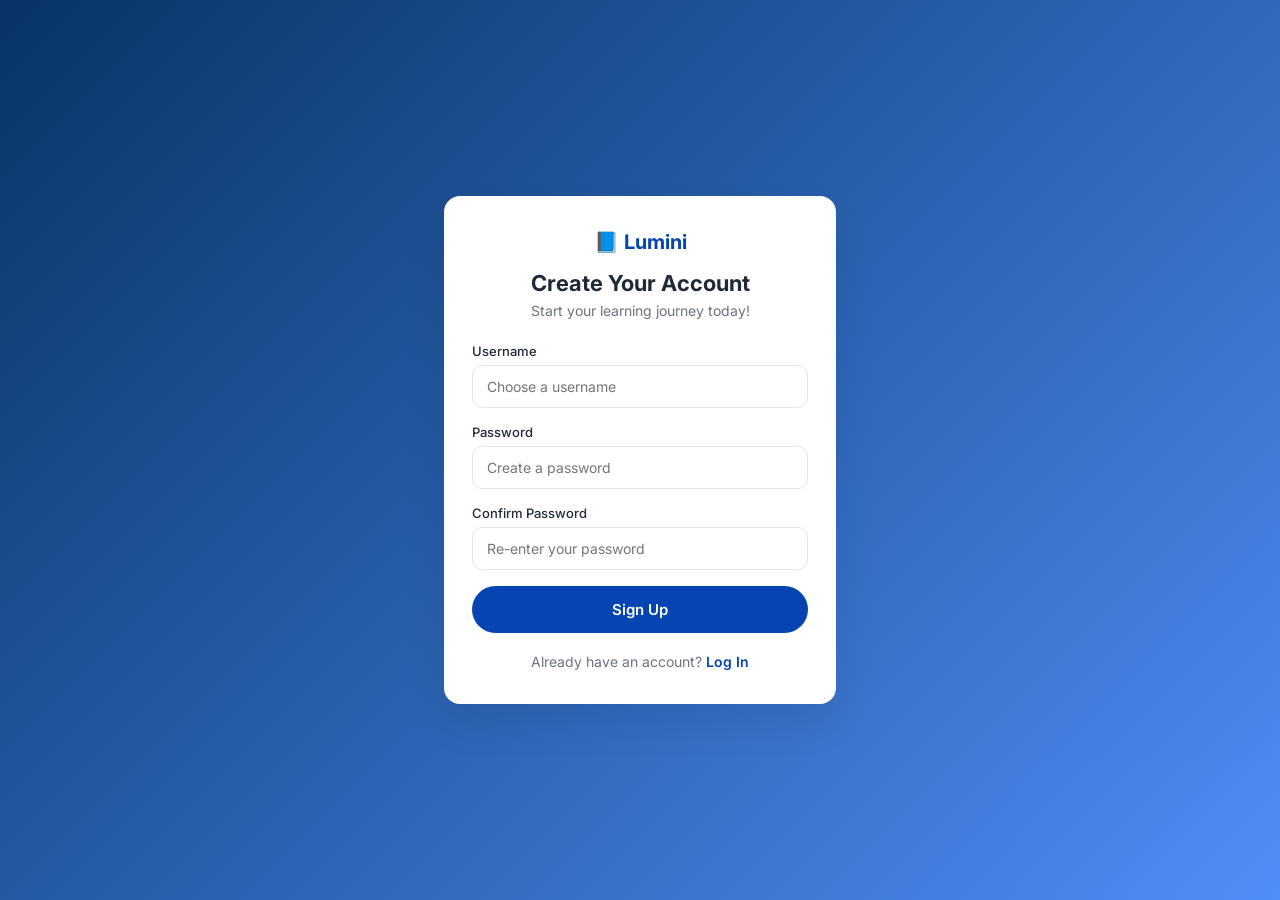
<file: signup.html>
<!DOCTYPE html>
<html lang="en">
<head>
  <!-- SEO META -->
  <meta charset="UTF-8" />
  <meta name="viewport" content="width=device-width, initial-scale=1.0" />
  <title>Create Account | Lumini Learning Platform</title>
  <meta name="description" content="Create your Lumini account and start your learning journey today." />
  <meta name="robots" content="index, follow" />
  <link rel="canonical" href="https://yourdomain.com/register" />

  <!-- OPEN GRAPH -->
  <meta property="og:title" content="Create Your Lumini Account" />
  <meta property="og:description" content="Sign up on Lumini and begin learning today." />
  <meta property="og:type" content="website" />

  <!-- GOOGLE FONT -->
  <link rel="preconnect" href="https://fonts.googleapis.com">
  <link rel="preconnect" href="https://fonts.gstatic.com" crossorigin>
  <link href="https://fonts.googleapis.com/css2?family=Inter:wght@400;500;600;700&display=swap" rel="stylesheet">

  <!-- CSS -->
  <link rel="stylesheet" href="signup.css">
</head>

<body>
  <main class="container">
    <section class="wrapper">
      <article class="card">

        <div class="logo">📘 Lumini</div>

        <h1>Create Your Account</h1>
        <p class="subtitle">Start your learning journey today!</p>

        <form id="signupForm" aria-label="Create account form">

          <label for="username">Username</label>
          <input
            type="text"
            id="username"
            name="username"
            placeholder="Choose a username"
            required
          />

          <label for="password">Password</label>
          <input
            type="password"
            id="password"
            name="password"
            placeholder="Create a password"
            required
          />

          <label for="confirmPassword">Confirm Password</label>
          <input
            type="password"
            id="confirmPassword"
            name="confirmPassword"
            placeholder="Re-enter your password"
            required
          />

          <button type="submit">Sign Up</button>
        </form>

        <p class="signin">
          Already have an account?
          <a href="/login">Log In</a>
        </p>

      </article>
    </section>
  </main>

  <!-- JS -->
  <script src="signup.js"></script>
</body>
</html>
</file>
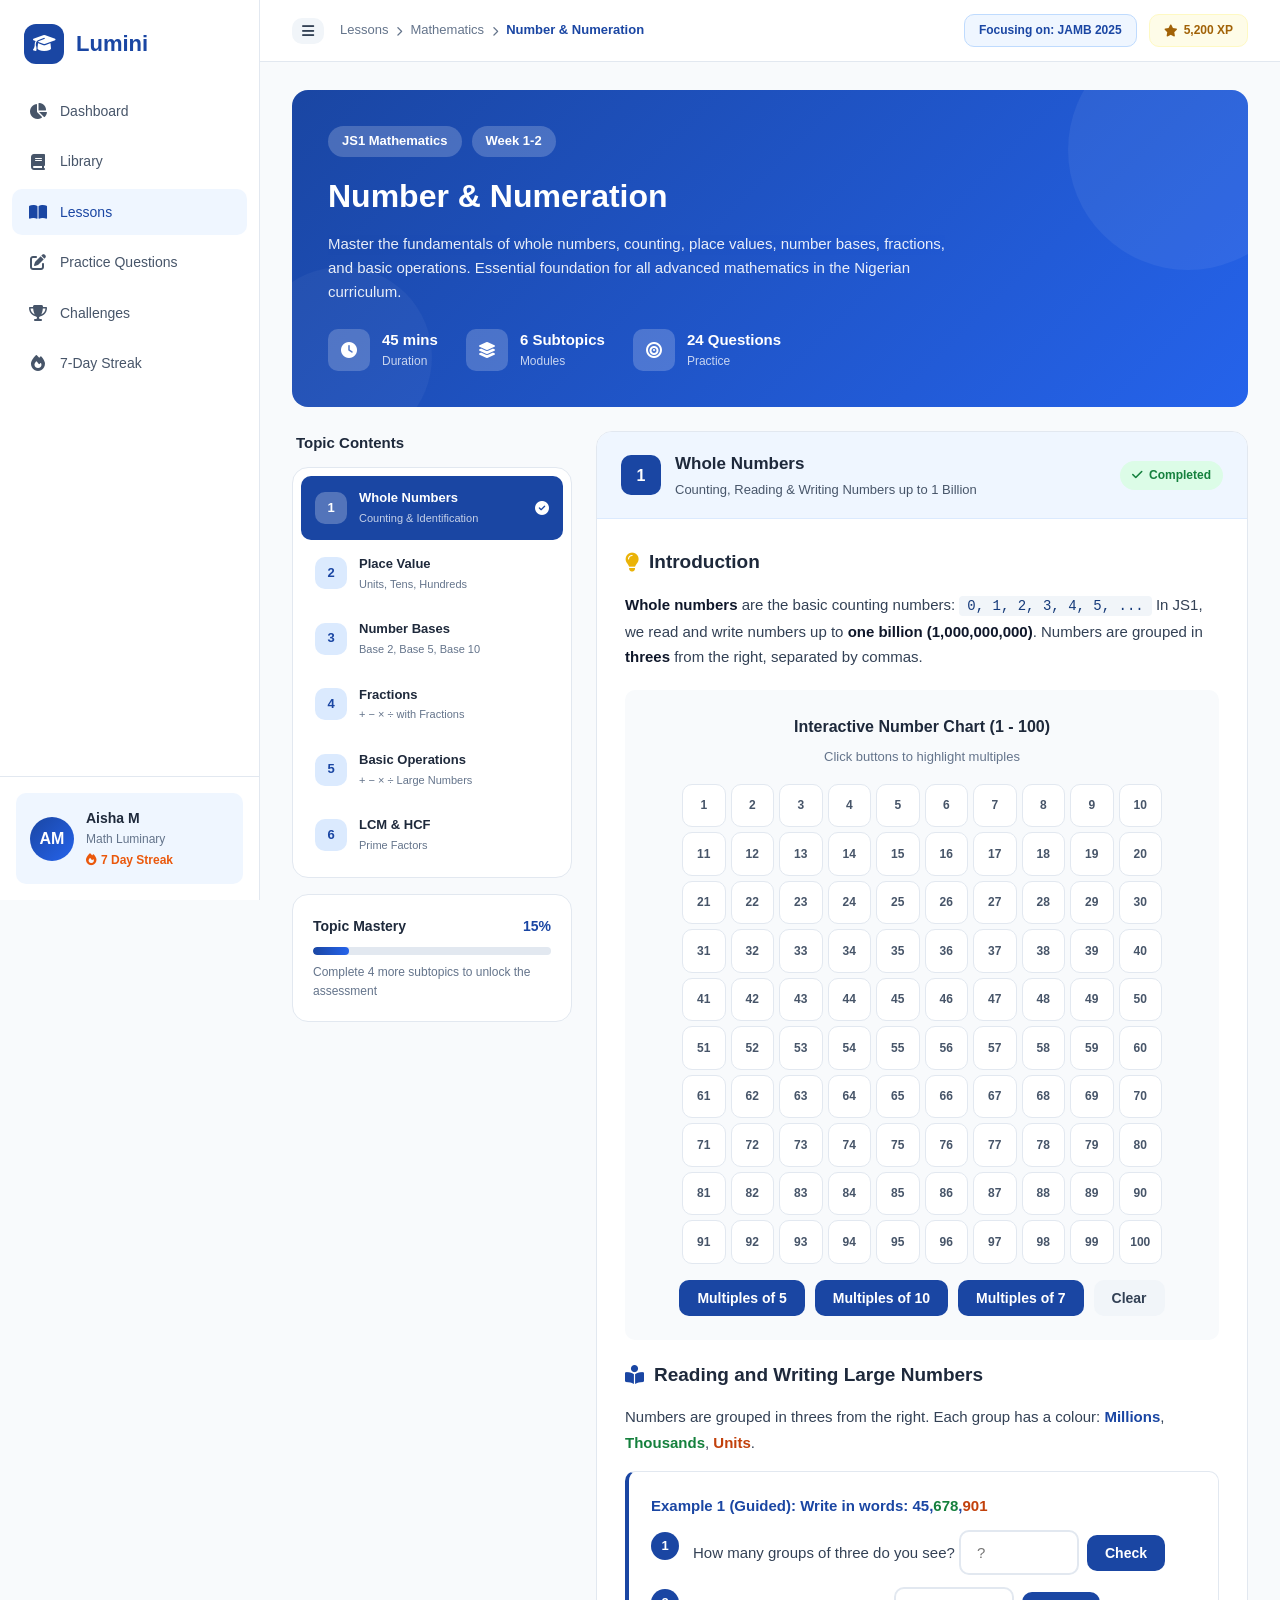
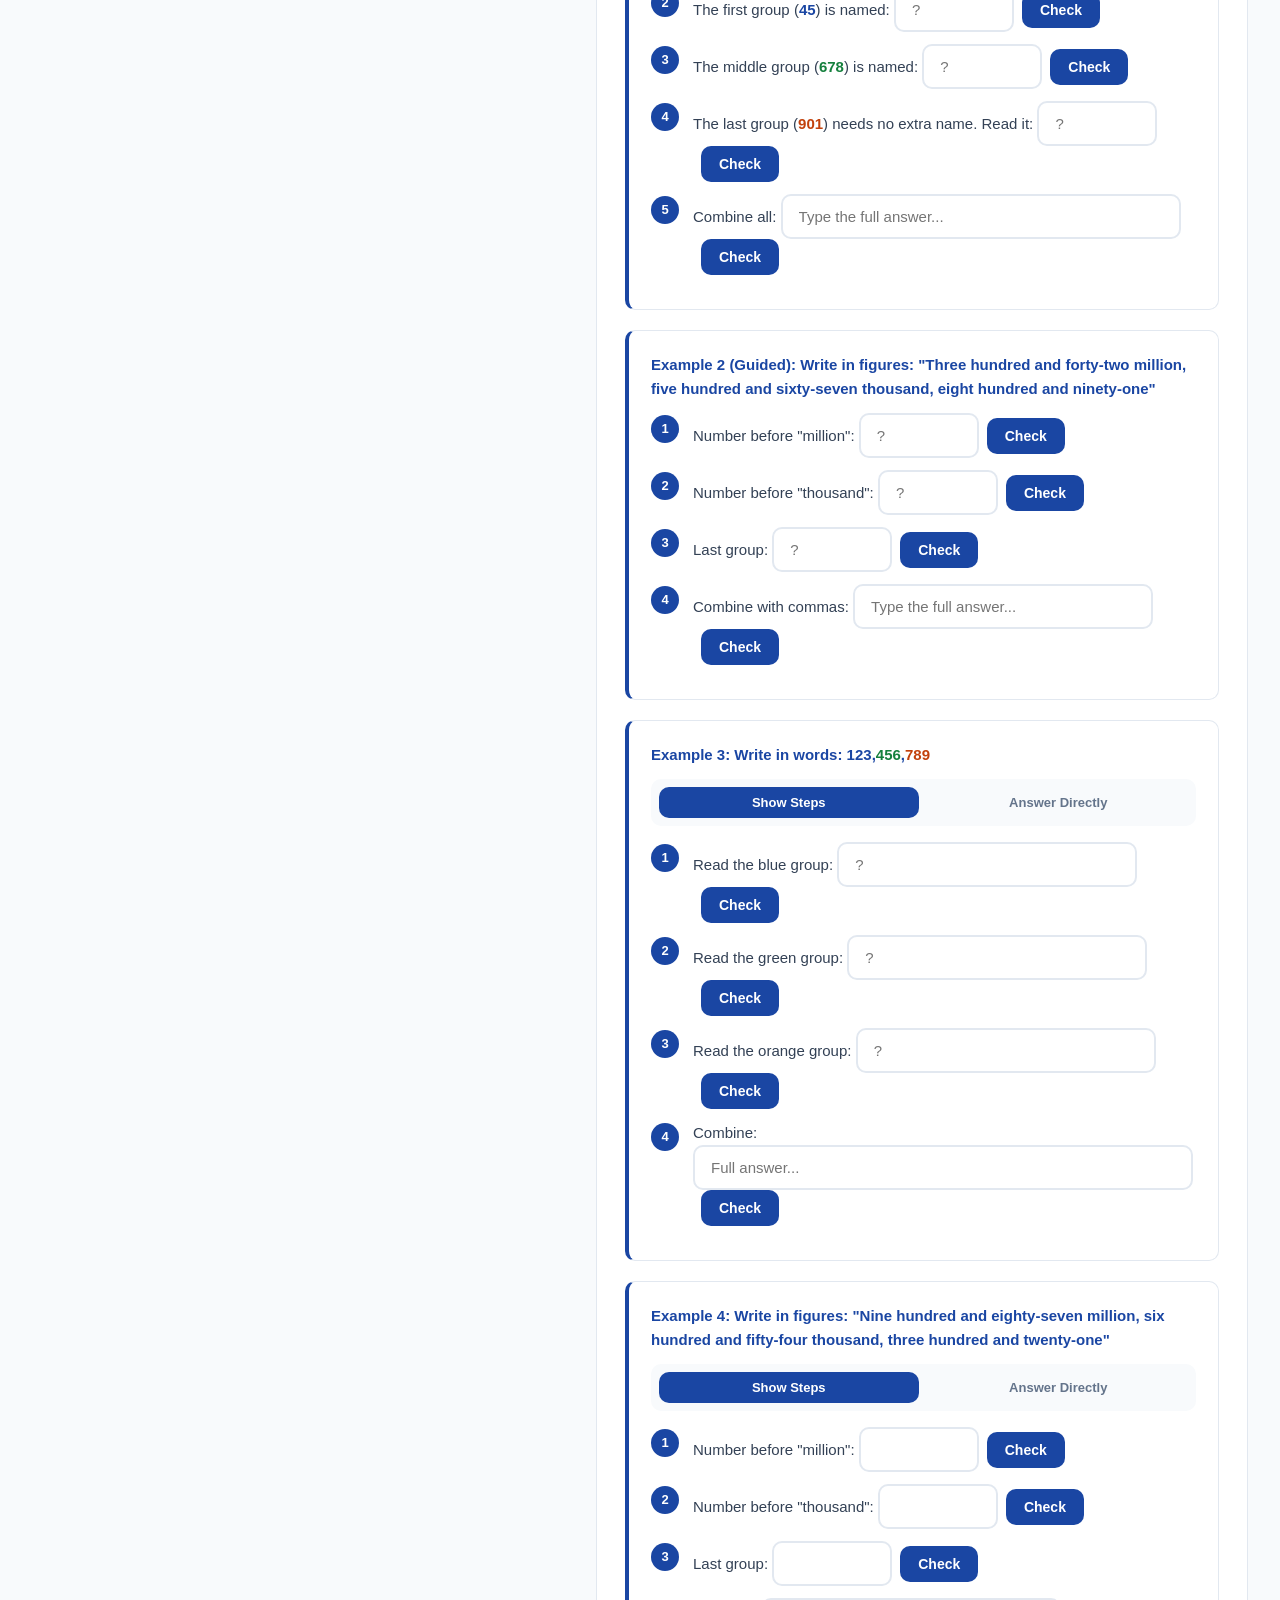
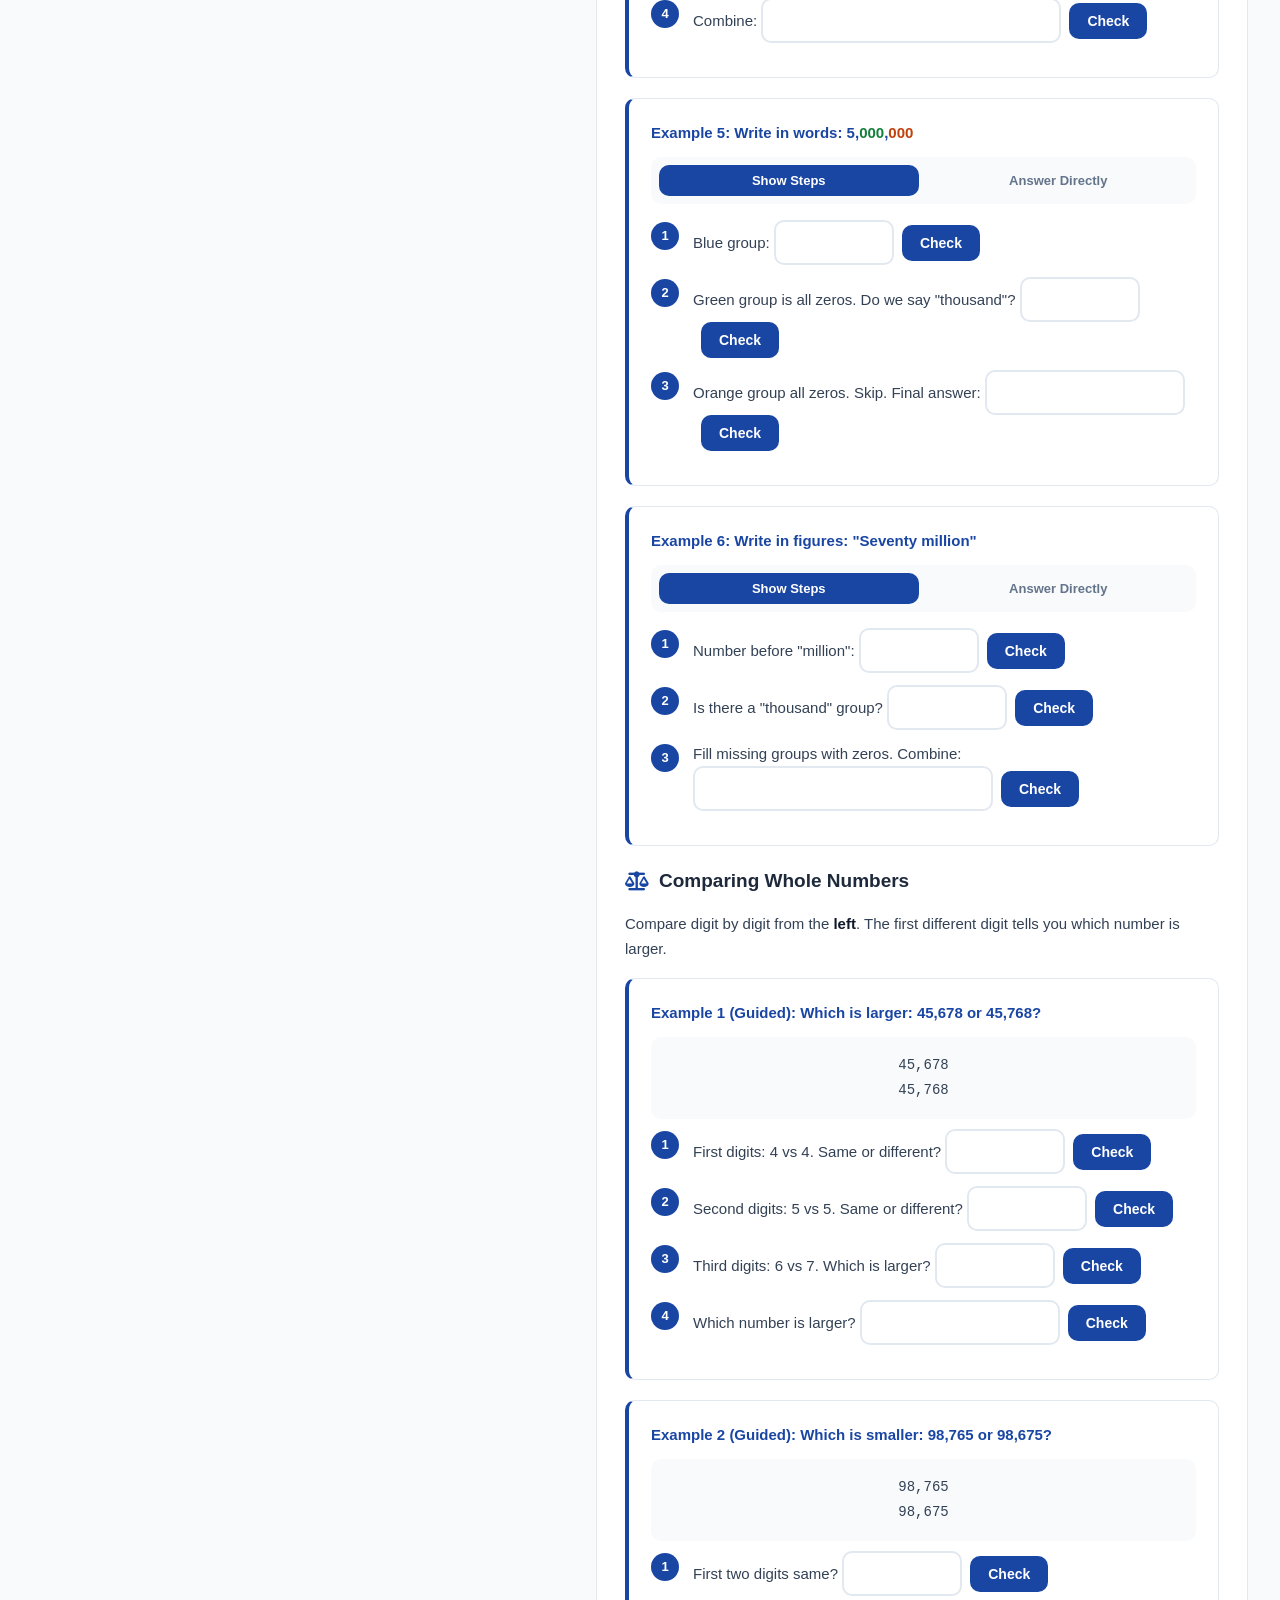
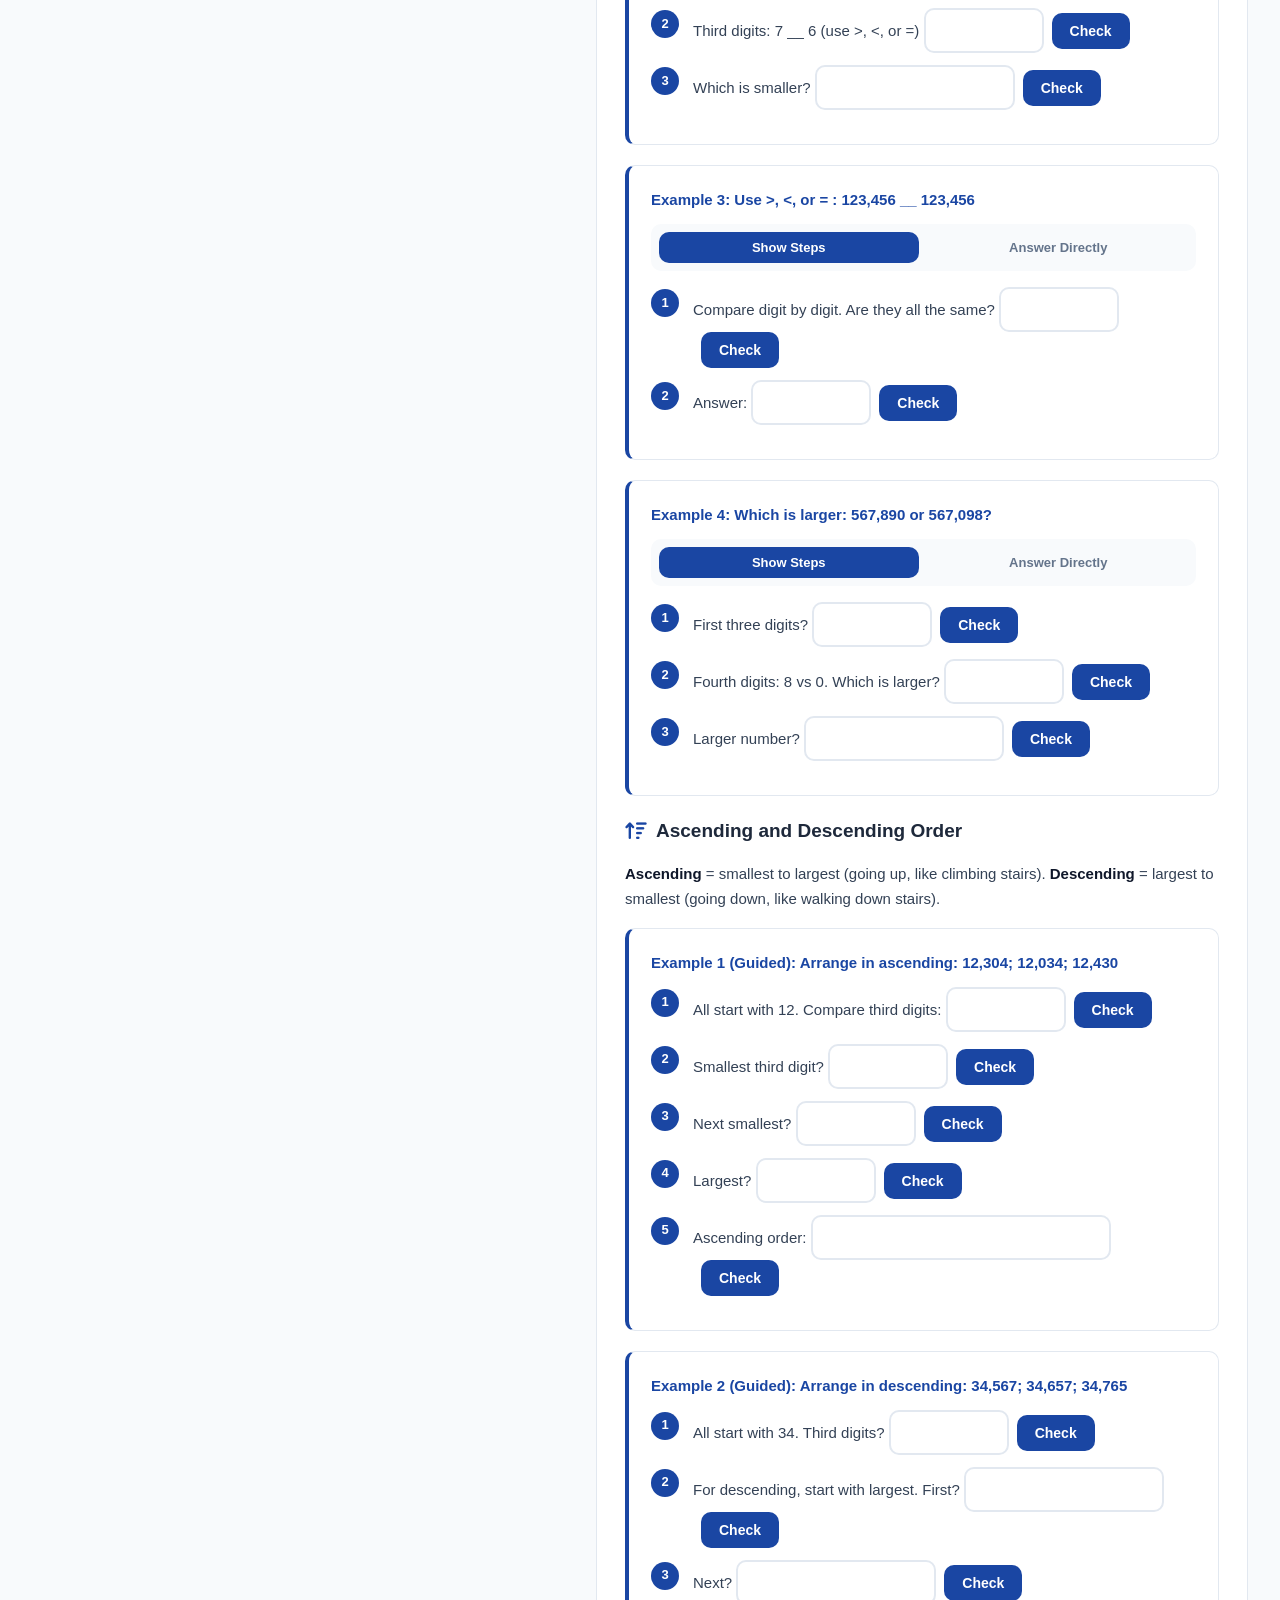
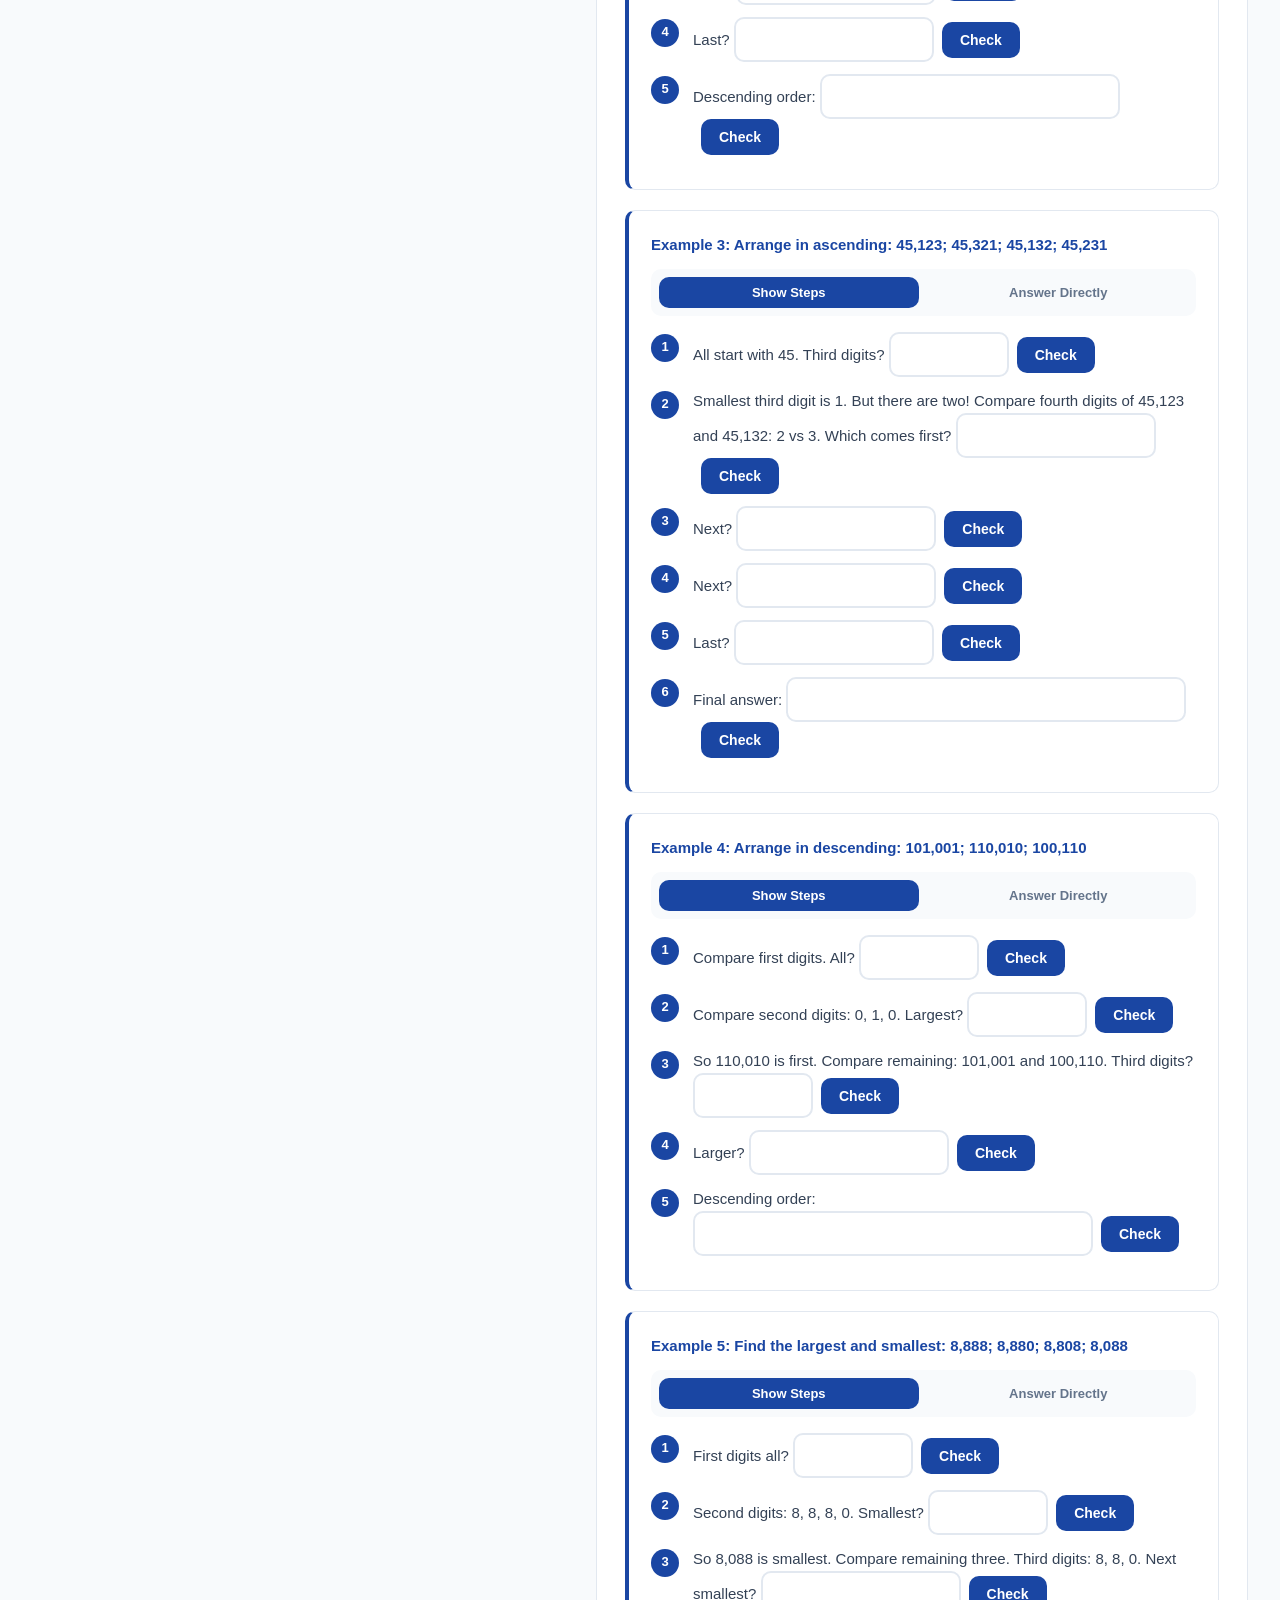
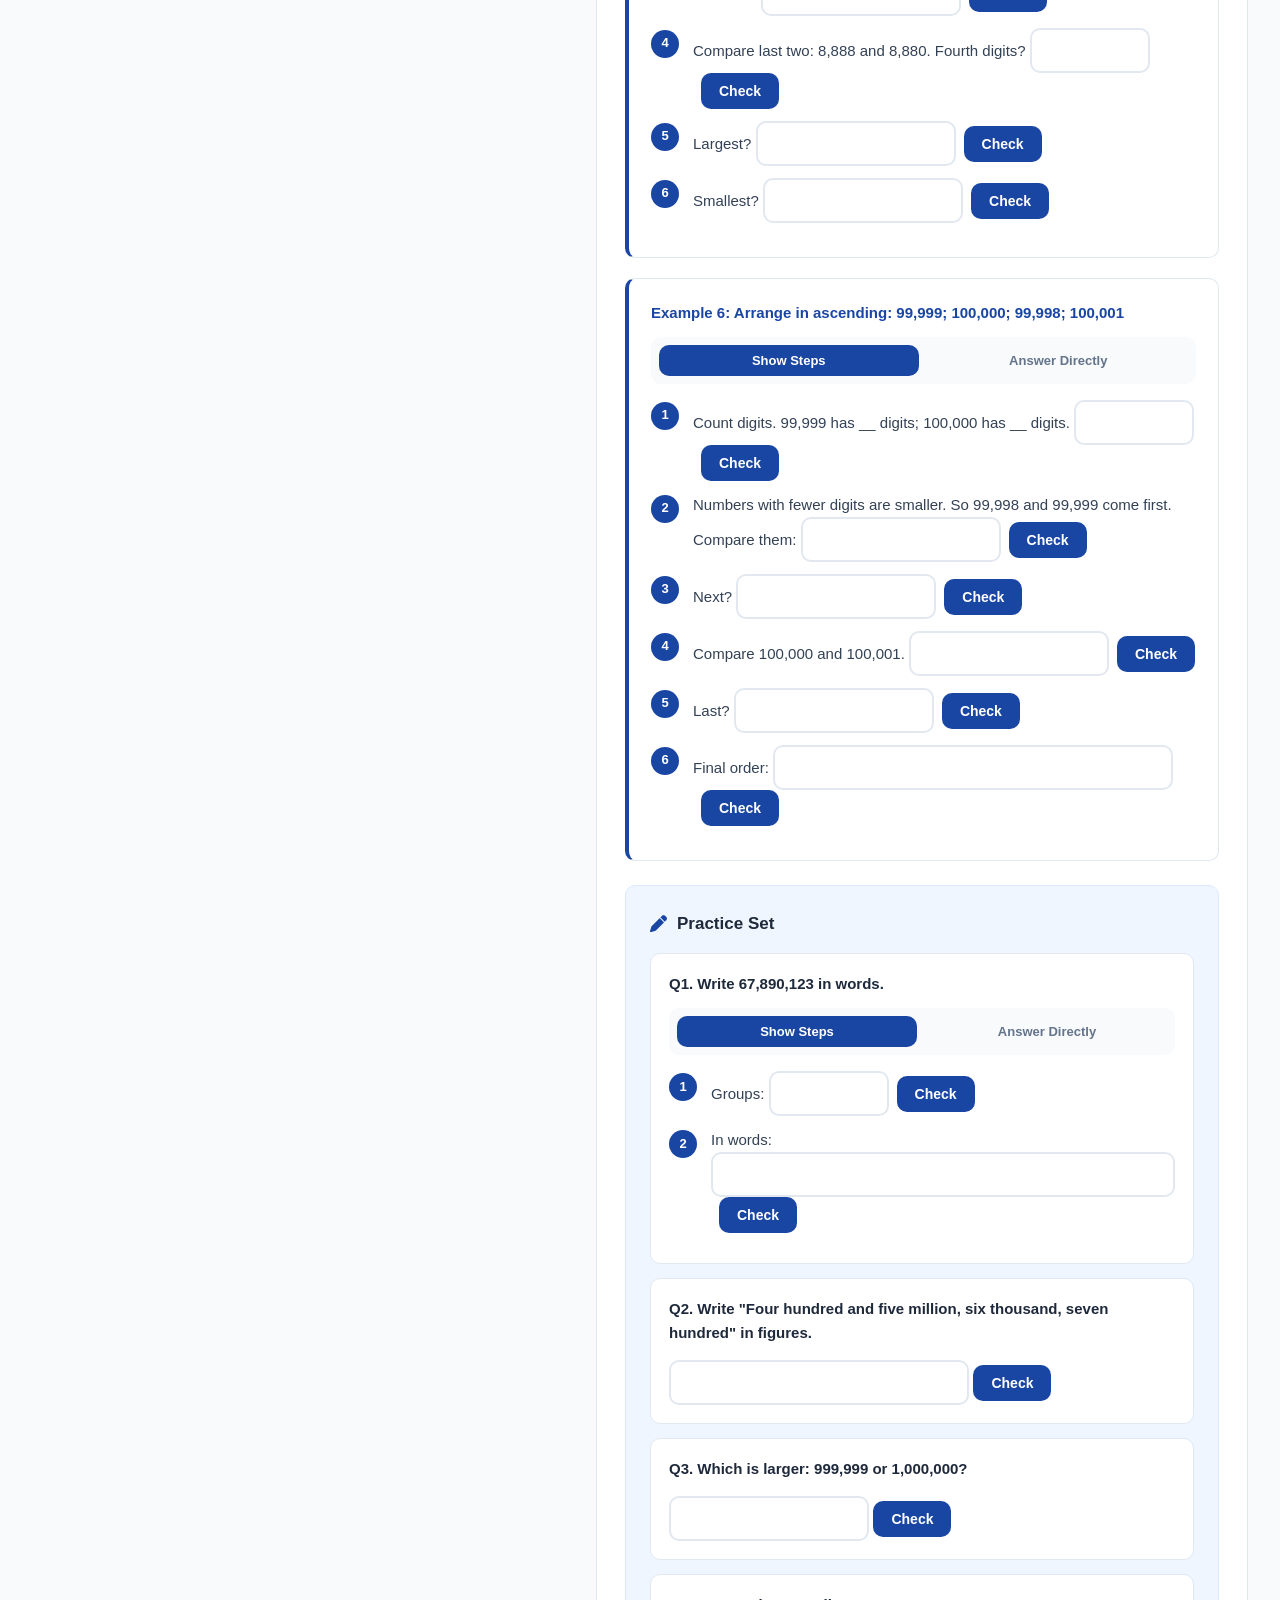
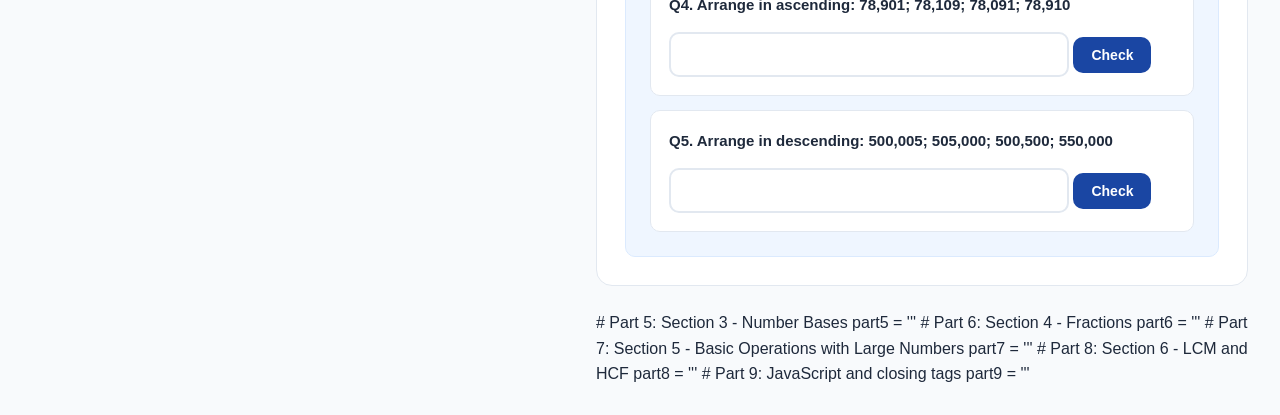
<file: topicone.html>
<!DOCTYPE html>
<html lang="en">
<head>
<meta charset="UTF-8">
<meta name="viewport" content="width=device-width, initial-scale=1.0">
<title>Number & Numeration - JS1 Mathematics | Lumini</title>
<link rel="stylesheet" href="https://cdnjs.cloudflare.com/ajax/libs/font-awesome/6.5.1/css/all.min.css">
<style>
/* ===== RESET & VARIABLES ===== */
*, *::before, *::after { box-sizing: border-box; margin: 0; padding: 0; }
:root {
--primary: #1a46a3; --primary-light: #2563eb; --primary-dark: #153a7a;
--primary-50: #eff6ff; --primary-100: #dbeafe; --primary-200: #bfdbfe;
--gray-50: #f8fafc; --gray-100: #f1f5f9; --gray-200: #e2e8f0; --gray-300: #cbd5e1;
--gray-400: #94a3b8; --gray-500: #64748b; --gray-600: #475569; --gray-700: #334155;
--gray-800: #1e293b; --gray-900: #0f172a;
--green-50: #f0fdf4; --green-100: #dcfce7; --green-500: #22c55e; --green-700: #15803d;
--red-50: #fef2f2; --red-100: #fee2e2; --red-500: #ef4444; --red-700: #b91c1c;
--yellow-50: #fefce8; --yellow-100: #fef9c3; --yellow-500: #eab308; --yellow-700: #a16207;
--orange-500: #f97316;
--shadow: 0 1px 3px 0 rgb(0 0 0 / 0.1); --shadow-md: 0 4px 6px -1px rgb(0 0 0 / 0.1);
--shadow-lg: 0 10px 15px -3px rgb(0 0 0 / 0.1); --shadow-xl: 0 20px 25px -5px rgb(0 0 0 / 0.1);
--radius: 10px; --radius-lg: 16px; --radius-xl: 24px;
}
body {
font-family: -apple-system, BlinkMacSystemFont, 'Segoe UI', Roboto, 'Helvetica Neue', Arial, sans-serif;
background: #f8fafc; color: #1e293b; line-height: 1.6;
}
/* ===== LAYOUT ===== */
.app { display: flex; min-height: 100vh; }
.sidebar {
width: 260px; background: #fff; border-right: 1px solid var(--gray-200);
display: flex; flex-direction: column; position: fixed; height: 100vh; z-index: 50;
}
.sidebar-header { padding: 24px; display: flex; align-items: center; gap: 12px; }
.logo-icon {
width: 40px; height: 40px; background: var(--primary); border-radius: 12px;
display: flex; align-items: center; justify-content: center; color: white; font-size: 18px;
}
.logo-text { font-size: 22px; font-weight: 800; color: var(--primary); }
.sidebar-nav { flex: 1; padding: 0 12px; }
.nav-item {
display: flex; align-items: center; gap: 12px; padding: 12px 16px;
border-radius: var(--radius); color: var(--gray-600); text-decoration: none;
font-weight: 500; font-size: 14px; transition: all 0.2s; margin-bottom: 4px; cursor: pointer;
}
.nav-item:hover, .nav-item.active { background: var(--primary-50); color: var(--primary); }
.nav-item i { width: 20px; text-align: center; font-size: 16px; }
.sidebar-footer { padding: 16px; border-top: 1px solid var(--gray-200); }
.user-card {
background: var(--primary-50); border-radius: var(--radius); padding: 14px;
display: flex; align-items: center; gap: 12px;
}
.user-avatar {
width: 44px; height: 44px; border-radius: 50%;
background: linear-gradient(135deg, var(--primary) 0%, var(--primary-light) 100%);
display: flex; align-items: center; justify-content: center;
color: white; font-weight: 700; font-size: 16px;
}
.user-name { font-weight: 600; font-size: 14px; }
.user-role { font-size: 12px; color: var(--gray-500); }
.streak-badge { display: flex; align-items: center; gap: 4px; font-size: 12px; color: #ea580c; font-weight: 600; margin-top: 2px; }
.main { flex: 1; margin-left: 260px; min-height: 100vh; }
.top-header {
background: #fff; border-bottom: 1px solid var(--gray-200); padding: 14px 32px;
display: flex; align-items: center; justify-content: space-between;
position: sticky; top: 0; z-index: 40;
}
.breadcrumb { display: flex; align-items: center; gap: 8px; font-size: 13px; color: var(--gray-500); }
.breadcrumb a { color: var(--gray-500); text-decoration: none; }
.breadcrumb .current { color: var(--primary); font-weight: 600; }
.header-badges { display: flex; gap: 12px; }
.badge { display: flex; align-items: center; gap: 6px; padding: 6px 14px; border-radius: var(--radius); font-size: 12px; font-weight: 600; }
.badge-focus { background: var(--primary-50); border: 1px solid var(--primary-200); color: var(--primary); }
.badge-xp { background: var(--yellow-50); border: 1px solid var(--yellow-100); color: var(--yellow-700); }
.content { padding: 28px 32px; max-width: 1200px; }
.hero {
background: linear-gradient(135deg, var(--primary) 0%, var(--primary-light) 100%);
border-radius: var(--radius-lg); padding: 36px; color: white;
position: relative; overflow: hidden; margin-bottom: 24px;
}
.hero::before { content: ''; position: absolute; top: -60px; right: -60px; width: 240px; height: 240px; background: rgba(255,255,255,0.06); border-radius: 50%; }
.hero::after { content: ''; position: absolute; bottom: -40px; left: -40px; width: 180px; height: 180px; background: rgba(255,255,255,0.04); border-radius: 50%; }
.hero-inner { position: relative; z-index: 2; }
.hero-tags { display: flex; gap: 10px; margin-bottom: 14px; }
.hero-tag { background: rgba(255,255,255,0.2); padding: 5px 14px; border-radius: 20px; font-size: 13px; font-weight: 600; }
.hero-title { font-size: 32px; font-weight: 800; margin-bottom: 10px; }
.hero-desc { font-size: 15px; opacity: 0.9; max-width: 640px; line-height: 1.6; }
.hero-stats { display: flex; gap: 28px; margin-top: 24px; }
.hero-stat { display: flex; align-items: center; gap: 12px; }
.hero-stat-icon { width: 42px; height: 42px; background: rgba(255,255,255,0.2); border-radius: var(--radius); display: flex; align-items: center; justify-content: center; font-size: 16px; }
.hero-stat-value { font-size: 15px; font-weight: 700; }
.hero-stat-label { font-size: 12px; opacity: 0.75; }
.two-col { display: grid; grid-template-columns: 280px 1fr; gap: 24px; }
.topics-title { font-size: 15px; font-weight: 700; margin-bottom: 12px; padding-left: 4px; }
.topics-list { background: #fff; border: 1px solid var(--gray-200); border-radius: var(--radius-lg); padding: 8px; }
.topic-item { display: flex; align-items: center; gap: 12px; padding: 12px 14px; border-radius: var(--radius); cursor: pointer; transition: all 0.2s; margin-bottom: 2px; }
.topic-item:hover { background: var(--primary-50); }
.topic-item.active { background: var(--primary); color: white; }
.topic-item.active .topic-num { background: rgba(255,255,255,0.25); color: white; }
.topic-item.active .topic-check { color: white; }
.topic-item.active .topic-sub { color: rgba(255,255,255,0.75); }
.topic-num { width: 32px; height: 32px; background: var(--primary-100); color: var(--primary); border-radius: var(--radius); display: flex; align-items: center; justify-content: center; font-weight: 700; font-size: 13px; flex-shrink: 0; }
.topic-info { flex: 1; min-width: 0; }
.topic-name { font-size: 13px; font-weight: 600; display: block; }
.topic-sub { font-size: 11px; color: var(--gray-500); display: block; margin-top: 1px; }
.topic-check { color: var(--green-500); font-size: 14px; flex-shrink: 0; }
.mastery { background: #fff; border: 1px solid var(--gray-200); border-radius: var(--radius-lg); padding: 20px; margin-top: 16px; }
.mastery-header { display: flex; justify-content: space-between; margin-bottom: 10px; }
.mastery-title { font-size: 14px; font-weight: 700; }
.mastery-percent { font-size: 14px; font-weight: 800; color: var(--primary); }
.mastery-bar { width: 100%; height: 8px; background: var(--gray-200); border-radius: 4px; overflow: hidden; }
.mastery-fill { height: 100%; background: linear-gradient(90deg, var(--primary) 0%, var(--primary-light) 100%); border-radius: 4px; transition: width 0.6s ease; width: 15%; }
.mastery-text { font-size: 12px; color: var(--gray-500); margin-top: 8px; }
.card { background: #fff; border: 1px solid var(--gray-200); border-radius: var(--radius-lg); overflow: hidden; margin-bottom: 24px; }
.card-header {
background: var(--primary-50); border-bottom: 1px solid var(--primary-100); padding: 18px 24px;
display: flex; align-items: center; justify-content: space-between;
}
.card-header-left { display: flex; align-items: center; gap: 14px; }
.card-icon { width: 40px; height: 40px; background: var(--primary); border-radius: var(--radius); display: flex; align-items: center; justify-content: center; color: white; font-weight: 700; font-size: 16px; }
.card-title { font-size: 17px; font-weight: 700; }
.card-sub { font-size: 13px; color: var(--gray-600); margin-top: 2px; }
.status { display: flex; align-items: center; gap: 6px; padding: 5px 12px; border-radius: 20px; font-size: 12px; font-weight: 600; }
.status-done { background: var(--green-100); color: var(--green-700); }
.status-progress { background: var(--primary-100); color: var(--primary); }
.status-locked { background: var(--gray-100); color: var(--gray-500); }
.card-body { padding: 28px; }
.section-title { font-size: 19px; font-weight: 700; margin-bottom: 14px; display: flex; align-items: center; gap: 10px; }
.p-text { font-size: 15px; color: var(--gray-700); line-height: 1.7; margin-bottom: 16px; }
.p-text strong { color: var(--gray-900); }
.code { font-family: 'Courier New', monospace; background: var(--gray-100); padding: 2px 8px; border-radius: 4px; font-size: 14px; color: var(--primary-dark); }
.example { background: #fff; border: 1px solid var(--gray-200); border-left: 4px solid var(--primary); border-radius: var(--radius); padding: 22px; margin-bottom: 20px; }
.example-title { font-size: 15px; font-weight: 700; color: var(--primary); margin-bottom: 12px; }
.example-num { font-family: 'Courier New', monospace; font-size: 18px; background: var(--gray-50); padding: 12px 16px; border-radius: var(--radius); margin-bottom: 14px; display: inline-block; }
.step { display: flex; gap: 14px; margin-bottom: 12px; }
.step-num { width: 28px; height: 28px; background: var(--primary); color: white; border-radius: 50%; display: flex; align-items: center; justify-content: center; font-weight: 700; font-size: 13px; flex-shrink: 0; margin-top: 2px; }
.step-text { font-size: 15px; color: var(--gray-700); line-height: 1.6; flex: 1; }
.step-text strong { color: var(--gray-900); }
.code-block { font-family: 'Courier New', monospace; background: var(--gray-50); padding: 16px 20px; border-radius: var(--radius); font-size: 14px; line-height: 1.8; color: var(--gray-700); margin: 10px 0; }
.code-block .hl { color: var(--primary); font-weight: 700; }
.formula { background: linear-gradient(135deg, var(--primary-50) 0%, var(--primary-100) 100%); border: 1px solid var(--primary-200); border-radius: var(--radius); padding: 20px; text-align: center; margin: 16px 0; }
.formula-text { font-family: 'Courier New', monospace; font-size: 18px; color: var(--gray-800); }
.formula-text .term { color: var(--primary); font-weight: 700; }
.group-blue { color: #1a46a3; font-weight: 700; }
.group-green { color: #15803d; font-weight: 700; }
.group-orange { color: #c2410c; font-weight: 700; }
.group-display { font-family: 'Courier New', monospace; font-size: 24px; background: var(--gray-50); padding: 16px; border-radius: var(--radius); text-align: center; margin: 12px 0; letter-spacing: 2px; }
.grid-container { background: var(--gray-50); border-radius: var(--radius); padding: 24px; margin: 20px 0; }
.grid-title { font-size: 16px; font-weight: 700; text-align: center; margin-bottom: 8px; }
.grid-sub { font-size: 13px; color: var(--gray-500); text-align: center; margin-bottom: 16px; }
.number-grid { display: grid; grid-template-columns: repeat(10, 1fr); gap: 5px; max-width: 480px; margin: 0 auto; }
.number-cell { aspect-ratio: 1; display: flex; align-items: center; justify-content: center; background: #fff; border: 1px solid var(--gray-200); border-radius: var(--radius); font-size: 12px; font-weight: 600; color: var(--gray-600); cursor: pointer; transition: all 0.15s; }
.number-cell:hover { background: var(--primary-100); border-color: var(--primary-200); }
.number-cell.highlight { background: var(--primary); color: white; border-color: var(--primary); transform: scale(1.05); box-shadow: var(--shadow); }
.grid-controls { display: flex; gap: 10px; justify-content: center; margin-top: 16px; flex-wrap: wrap; }
.btn { display: inline-flex; align-items: center; gap: 6px; padding: 10px 18px; border-radius: var(--radius); font-size: 14px; font-weight: 600; border: none; cursor: pointer; transition: all 0.2s; text-decoration: none; }
.btn-primary { background: var(--primary); color: white; }
.btn-primary:hover { background: var(--primary-dark); transform: translateY(-1px); box-shadow: var(--shadow-md); }
.btn-secondary { background: var(--gray-100); color: var(--gray-700); }
.btn-secondary:hover { background: var(--gray-200); }
.btn-hint { background: var(--yellow-100); color: var(--yellow-700); }
.btn-hint:hover { background: var(--yellow-50); }
.btn-toggle { background: var(--primary-50); color: var(--primary); border: 1px solid var(--primary-200); }
.btn-toggle:hover { background: var(--primary-100); }
.btn-skip { background: transparent; color: var(--gray-500); border: 1px dashed var(--gray-300); }
.btn-skip:hover { color: var(--primary); border-color: var(--primary); }
.practice { background: var(--primary-50); border: 1px solid var(--primary-100); border-radius: var(--radius); padding: 24px; margin-top: 24px; }
.practice-title { font-size: 17px; font-weight: 700; margin-bottom: 16px; display: flex; align-items: center; gap: 10px; }
.question { background: #fff; border: 1px solid var(--gray-200); border-radius: var(--radius); padding: 18px; margin-bottom: 14px; }
.question:last-child { margin-bottom: 0; }
.q-text { font-size: 15px; font-weight: 600; margin-bottom: 12px; }
.q-text .mono { font-family: 'Courier New', monospace; background: var(--gray-50); padding: 2px 6px; border-radius: 4px; }
.input { width: 100%; padding: 12px 16px; border: 2px solid var(--gray-200); border-radius: var(--radius); font-size: 15px; outline: none; transition: all 0.2s; font-family: inherit; }
.input:focus { border-color: var(--primary); box-shadow: 0 0 0 3px rgba(26,70,163,0.1); }
.input.correct { border-color: var(--green-500); background: var(--green-50); }
.input.incorrect { border-color: var(--red-500); background: var(--red-50); }
.input-short { width: 120px; display: inline-block; }
.feedback { margin-top: 10px; padding: 10px 14px; border-radius: var(--radius); font-size: 14px; font-weight: 600; display: none; }
.feedback.show { display: block; }
.feedback.ok { background: var(--green-100); color: var(--green-700); border: 1px solid var(--green-500); }
.feedback.wrong { background: var(--red-100); color: var(--red-700); border: 1px solid var(--red-500); }
.hint { background: var(--yellow-50); border-left: 4px solid var(--yellow-500); padding: 12px 16px; border-radius: var(--radius); margin-top: 10px; font-size: 14px; color: var(--yellow-700); display: none; }
.hint.show { display: block; }
.toggle-bar { display: flex; gap: 10px; margin-bottom: 16px; padding: 8px; background: var(--gray-50); border-radius: var(--radius); }
.toggle-btn { flex: 1; padding: 8px; border: none; border-radius: var(--radius); font-size: 13px; font-weight: 600; cursor: pointer; transition: all 0.2s; background: transparent; color: var(--gray-500); }
.toggle-btn.active { background: var(--primary); color: white; }
.steps-container { display: none; }
.steps-container.show { display: block; }
.direct-container { display: none; }
.direct-container.show { display: block; }
.pv-box { background: var(--gray-50); border: 2px dashed var(--gray-300); border-radius: var(--radius); padding: 24px; margin: 20px 0; }
.pv-title { text-align: center; font-weight: 700; margin-bottom: 4px; }
.pv-sub { text-align: center; font-size: 13px; color: var(--gray-500); margin-bottom: 16px; }
.pv-input-wrap { display: flex; justify-content: center; margin-bottom: 20px; }
.pv-input { text-align: center; font-size: 24px; font-family: 'Courier New', monospace; width: 280px; padding: 12px; border: 2px solid var(--primary); border-radius: var(--radius); outline: none; }
.pv-chart { display: grid; grid-template-columns: repeat(auto-fit, minmax(80px, 1fr)); gap: 8px; margin-bottom: 16px; }
.pv-digit-box { background: #fff; border: 1px solid var(--gray-200); border-radius: var(--radius); padding: 10px; text-align: center; }
.pv-digit { font-size: 22px; font-weight: 800; color: var(--primary); }
.pv-place { font-size: 11px; color: var(--gray-500); margin-top: 2px; }
.pv-value { font-size: 11px; color: var(--gray-400); }
.pv-breakdown { background: #fff; border: 1px solid var(--gray-200); border-radius: var(--radius); padding: 14px; font-size: 14px; }
.info-grid { display: grid; grid-template-columns: repeat(auto-fit, minmax(200px, 1fr)); gap: 16px; margin: 16px 0; }
.info-card { border-radius: var(--radius); padding: 18px; border: 1px solid; }
.info-blue { background: var(--primary-50); border-color: var(--primary-200); }
.info-green { background: var(--green-50); border-color: var(--green-100); }
.info-red { background: var(--red-50); border-color: var(--red-100); }
.info-purple { background: #f3e8ff; border-color: #d8b4fe; }
.info-title { font-size: 16px; font-weight: 700; margin-bottom: 6px; }
.info-blue .info-title { color: var(--primary); }
.info-green .info-title { color: var(--green-700); }
.info-red .info-title { color: var(--red-700); }
.info-purple .info-title { color: #7c3aed; }
.info-text { font-size: 13px; color: var(--gray-600); line-height: 1.5; }
.info-example { background: #fff; border-radius: var(--radius); padding: 10px; margin-top: 10px; font-family: 'Courier New', monospace; font-size: 14px; }
.locked-overlay { position: absolute; inset: 0; background: rgba(255,255,255,0.85); backdrop-filter: blur(3px); display: flex; align-items: center; justify-content: center; z-index: 10; border-radius: var(--radius-lg); }
.locked-card { background: #fff; border-radius: var(--radius-lg); padding: 36px; box-shadow: var(--shadow-xl); text-align: center; border: 1px solid var(--gray-200); max-width: 320px; }
.locked-icon { width: 64px; height: 64px; background: var(--gray-100); border-radius: 50%; display: flex; align-items: center; justify-content: center; margin: 0 auto 16px; font-size: 24px; color: var(--gray-400); }
.locked-title { font-size: 18px; font-weight: 700; margin-bottom: 6px; }
.locked-text { font-size: 14px; color: var(--gray-500); margin-bottom: 20px; }
.calc { background: #fff; border: 1px solid var(--gray-200); border-radius: var(--radius); padding: 16px; max-width: 300px; margin: 0 auto; }
.calc-display { width: 100%; padding: 14px; font-size: 24px; font-family: 'Courier New', monospace; text-align: right; background: var(--gray-50); border: 1px solid var(--gray-200); border-radius: var(--radius); margin-bottom: 12px; outline: none; }
.calc-grid { display: grid; grid-template-columns: repeat(4, 1fr); gap: 8px; }
.calc-btn { padding: 14px; border: none; border-radius: var(--radius); font-size: 16px; font-weight: 700; cursor: pointer; transition: all 0.15s; }
.calc-num { background: var(--gray-100); color: var(--gray-800); }
.calc-num:hover { background: var(--gray-200); }
.calc-op { background: var(--primary-100); color: var(--primary); }
.calc-op:hover { background: var(--primary-200); }
.calc-eq { background: var(--primary); color: white; grid-row: span 2; }
.calc-eq:hover { background: var(--primary-dark); }
.calc-ac { background: var(--red-100); color: var(--red-700); grid-column: span 2; }
.calc-ac:hover { background: var(--red-200); }
.calc-0 { grid-column: span 2; }
.table { width: 100%; border-collapse: collapse; font-size: 14px; margin: 12px 0; }
.table th, .table td { border: 1px solid var(--gray-200); padding: 10px 14px; text-align: center; }
.table th { background: var(--primary-50); color: var(--primary); font-weight: 700; }
.table td { background: #fff; }
.long-div { font-family: 'Courier New', monospace; background: var(--gray-50); padding: 20px; border-radius: var(--radius); font-size: 15px; line-height: 1.8; display: inline-block; }
@keyframes fadeIn { from { opacity: 0; transform: translateY(12px); } to { opacity: 1; transform: translateY(0); } }
.fade-in { animation: fadeIn 0.4s ease forwards; }
.hidden { display: none !important; }
.mb-2 { margin-bottom: 8px; }
.mb-4 { margin-bottom: 16px; }
.mt-2 { margin-top: 8px; }
.mt-4 { margin-top: 16px; }
.flex { display: flex; }
.gap-2 { gap: 8px; }
.gap-4 { gap: 16px; }
.items-center { align-items: center; }
.fraction { display: inline-flex; flex-direction: column; align-items: center; vertical-align: middle; margin: 0 4px; }
.fraction-num { border-bottom: 2px solid var(--gray-800); padding: 0 4px; font-weight: 700; }
.fraction-den { padding: 0 4px; font-weight: 700; }
.division-table { font-family: 'Courier New', monospace; background: var(--gray-50); padding: 20px; border-radius: var(--radius); display: inline-block; margin: 10px 0; }
.division-row { display: flex; align-items: center; gap: 8px; margin: 4px 0; font-size: 16px; }
.division-base { color: var(--primary); font-weight: 700; }
.division-line { border-bottom: 2px solid var(--gray-400); padding-bottom: 4px; margin-bottom: 8px; }
.remainder { color: var(--orange-500); font-weight: 700; }
.content-section { display: none; }
.content-section.active { display: block; }
@media (max-width: 1024px) {
.sidebar { transform: translateX(-100%); transition: transform 0.3s; }
.sidebar.open { transform: translateX(0); }
.main { margin-left: 0; }
.two-col { grid-template-columns: 1fr; }
.hero-title { font-size: 24px; }
}
@media (max-width: 640px) {
.content { padding: 16px; }
.hero { padding: 24px; }
.hero-stats { flex-wrap: wrap; gap: 16px; }
.top-header { padding: 12px 16px; }
.header-badges { display: none; }
.number-grid { gap: 3px; }
.number-cell { font-size: 10px; }
}
</style>
</head>

<body>
<div class="app">
<!-- SIDEBAR -->
<aside class="sidebar" id="sidebar">
<div class="sidebar-header">
<div class="logo-icon"><i class="fas fa-graduation-cap"></i></div>
<span class="logo-text">Lumini</span>
</div>
<nav class="sidebar-nav">
<a href="#" class="nav-item"><i class="fas fa-chart-pie"></i><span>Dashboard</span></a>
<a href="#" class="nav-item"><i class="fas fa-book"></i><span>Library</span></a>
<a href="#" class="nav-item active"><i class="fas fa-book-open"></i><span>Lessons</span></a>
<a href="#" class="nav-item"><i class="fas fa-pen-to-square"></i><span>Practice Questions</span></a>
<a href="#" class="nav-item"><i class="fas fa-trophy"></i><span>Challenges</span></a>
<a href="#" class="nav-item"><i class="fas fa-fire"></i><span>7-Day Streak</span></a>
</nav>
<div class="sidebar-footer">
<div class="user-card">
<div class="user-avatar">AM</div>
<div>
<div class="user-name">Aisha M</div>
<div class="user-role">Math Luminary</div>
<div class="streak-badge"><i class="fas fa-fire"></i>7 Day Streak</div>
</div>
</div>
</div>
</aside>

<!-- MAIN -->
<main class="main">
<!-- Top Header -->
<header class="top-header">
<div class="breadcrumb">
<button class="btn btn-secondary" style="padding:6px 10px; margin-right:8px;" onclick="toggleSidebar()">
<i class="fas fa-bars"></i>
</button>
<a href="#">Lessons</a>
<i class="fas fa-chevron-right" style="font-size:10px;"></i>
<a href="#">Mathematics</a>
<i class="fas fa-chevron-right" style="font-size:10px;"></i>
<span class="current">Number & Numeration</span>
</div>
<div class="header-badges">
<div class="badge badge-focus">Focusing on: JAMB 2025</div>
<div class="badge badge-xp"><i class="fas fa-star"></i>5,200 XP</div>
</div>
</header>

<!-- Content -->
<div class="content">
<!-- Hero -->
<div class="hero">
<div class="hero-inner">
<div class="hero-tags">
<span class="hero-tag">JS1 Mathematics</span>
<span class="hero-tag">Week 1-2</span>
</div>
<h1 class="hero-title">Number & Numeration</h1>
<p class="hero-desc">Master the fundamentals of whole numbers, counting, place values, number bases, fractions, and basic operations. Essential foundation for all advanced mathematics in the Nigerian curriculum.</p>
<div class="hero-stats">
<div class="hero-stat">
<div class="hero-stat-icon"><i class="fas fa-clock"></i></div>
<div><div class="hero-stat-value">45 mins</div><div class="hero-stat-label">Duration</div></div>
</div>
<div class="hero-stat">
<div class="hero-stat-icon"><i class="fas fa-layer-group"></i></div>
<div><div class="hero-stat-value">6 Subtopics</div><div class="hero-stat-label">Modules</div></div>
</div>
<div class="hero-stat">
<div class="hero-stat-icon"><i class="fas fa-bullseye"></i></div>
<div><div class="hero-stat-value">24 Questions</div><div class="hero-stat-label">Practice</div></div>
</div>
</div>
</div>
</div>

<!-- Two Column -->
<div class="two-col">
<!-- Left: Topics -->
<div class="topics-sidebar">
<div class="topics-title">Topic Contents</div>
<div class="topics-list">
<div class="topic-item active" data-section="whole-numbers" onclick="showSection(this)">
<div class="topic-num">1</div>
<div class="topic-info">
<span class="topic-name">Whole Numbers</span>
<span class="topic-sub">Counting & Identification</span>
</div>
<i class="fas fa-check-circle topic-check"></i>
</div>
<div class="topic-item" data-section="place-value" onclick="showSection(this)">
<div class="topic-num">2</div>
<div class="topic-info">
<span class="topic-name">Place Value</span>
<span class="topic-sub">Units, Tens, Hundreds</span>
</div>
</div>
<div class="topic-item" data-section="number-bases" onclick="showSection(this)">
<div class="topic-num">3</div>
<div class="topic-info">
<span class="topic-name">Number Bases</span>
<span class="topic-sub">Base 2, Base 5, Base 10</span>
</div>
</div>
<div class="topic-item" data-section="fractions" onclick="showSection(this)">
<div class="topic-num">4</div>
<div class="topic-info">
<span class="topic-name">Fractions</span>
<span class="topic-sub">+ − × ÷ with Fractions</span>
</div>
</div>
<div class="topic-item" data-section="operations" onclick="showSection(this)">
<div class="topic-num">5</div>
<div class="topic-info">
<span class="topic-name">Basic Operations</span>
<span class="topic-sub">+ − × ÷ Large Numbers</span>
</div>
</div>
<div class="topic-item" data-section="lcm-hcf" onclick="showSection(this)">
<div class="topic-num">6</div>
<div class="topic-info">
<span class="topic-name">LCM & HCF</span>
<span class="topic-sub">Prime Factors</span>
</div>
</div>
</div>
<div class="mastery">
<div class="mastery-header">
<span class="mastery-title">Topic Mastery</span>
<span class="mastery-percent" id="masteryPercent">15%</span>
</div>
<div class="mastery-bar"><div class="mastery-fill" id="masteryFill" style="width:15%"></div></div>
<div class="mastery-text">Complete 4 more subtopics to unlock the assessment</div>
</div>
</div>

<!-- Right: Content -->
<div class="content-main">

<!-- ===== SECTION 1: WHOLE NUMBERS ===== -->
<div id="whole-numbers" class="content-section active">
<div class="card">
<div class="card-header">
<div class="card-header-left">
<div class="card-icon">1</div>
<div>
<div class="card-title">Whole Numbers</div>
<div class="card-sub">Counting, Reading & Writing Numbers up to 1 Billion</div>
</div>
</div>
<div class="status status-done"><i class="fas fa-check"></i>Completed</div>
</div>
<div class="card-body">
<div class="section-title"><i class="fas fa-lightbulb icon" style="color:#eab308"></i>Introduction</div>
<p class="p-text"><strong>Whole numbers</strong> are the basic counting numbers: <span class="code">0, 1, 2, 3, 4, 5, ...</span> In JS1, we read and write numbers up to <strong>one billion (1,000,000,000)</strong>. Numbers are grouped in <strong>threes</strong> from the right, separated by commas.</p>

<div class="grid-container">
<div class="grid-title">Interactive Number Chart (1 - 100)</div>
<div class="grid-sub">Click buttons to highlight multiples</div>
<div class="number-grid" id="numberGrid"></div>
<div class="grid-controls">
<button class="btn btn-primary" onclick="highlightMultiples(5)">Multiples of 5</button>
<button class="btn btn-primary" onclick="highlightMultiples(10)">Multiples of 10</button>
<button class="btn btn-primary" onclick="highlightMultiples(7)">Multiples of 7</button>
<button class="btn btn-secondary" onclick="clearHighlights()">Clear</button>
</div>
</div>

<div class="section-title"><i class="fas fa-book-reader icon" style="color:var(--primary)"></i>Reading and Writing Large Numbers</div>
<p class="p-text">Numbers are grouped in threes from the right. Each group has a colour: <span class="group-blue">Millions</span>, <span class="group-green">Thousands</span>, <span class="group-orange">Units</span>.</p>

<!-- EXAMPLE 1: Guided -->
<div class="example" id="wn-ex1">
<div class="example-title">Example 1 (Guided): Write in words: <span class="group-blue">45</span>,<span class="group-green">678</span>,<span class="group-orange">901</span></div>
<div class="step">
<div class="step-num">1</div>
<div class="step-text">How many groups of three do you see? <input type="text" class="input input-short" id="wn1-s1" placeholder="?"><button class="btn btn-primary" style="margin-left:8px;" onclick="checkStep('wn1-s1','3','wn1-f1')">Check</button><div class="feedback" id="wn1-f1"></div></div>
</div>
<div class="step">
<div class="step-num">2</div>
<div class="step-text">The first group (<span class="group-blue">45</span>) is named: <input type="text" class="input input-short" id="wn1-s2" placeholder="?"><button class="btn btn-primary" style="margin-left:8px;" onclick="checkStep('wn1-s2','millions','wn1-f2')">Check</button><div class="feedback" id="wn1-f2"></div></div>
</div>
<div class="step">
<div class="step-num">3</div>
<div class="step-text">The middle group (<span class="group-green">678</span>) is named: <input type="text" class="input input-short" id="wn1-s3" placeholder="?"><button class="btn btn-primary" style="margin-left:8px;" onclick="checkStep('wn1-s3','thousands','wn1-f3')">Check</button><div class="feedback" id="wn1-f3"></div></div>
</div>
<div class="step">
<div class="step-num">4</div>
<div class="step-text">The last group (<span class="group-orange">901</span>) needs no extra name. Read it: <input type="text" class="input input-short" id="wn1-s4" placeholder="?"><button class="btn btn-primary" style="margin-left:8px;" onclick="checkStep('wn1-s4','nine hundred and one','wn1-f4')">Check</button><div class="feedback" id="wn1-f4"></div></div>
</div>
<div class="step">
<div class="step-num">5</div>
<div class="step-text">Combine all: <input type="text" class="input" id="wn1-s5" placeholder="Type the full answer..." style="max-width:400px;"><button class="btn btn-primary" style="margin-left:8px;" onclick="checkStep('wn1-s5','forty five million six hundred and seventy eight thousand nine hundred and one','wn1-f5')">Check</button><div class="feedback" id="wn1-f5"></div></div>
</div>
</div>

<!-- EXAMPLE 2: Guided -->
<div class="example" id="wn-ex2">
<div class="example-title">Example 2 (Guided): Write in figures: "Three hundred and forty-two million, five hundred and sixty-seven thousand, eight hundred and ninety-one"</div>
<div class="step">
<div class="step-num">1</div>
<div class="step-text">Number before "million": <input type="text" class="input input-short" id="wn2-s1" placeholder="?"><button class="btn btn-primary" style="margin-left:8px;" onclick="checkStep('wn2-s1','342','wn2-f1')">Check</button><div class="feedback" id="wn2-f1"></div></div>
</div>
<div class="step">
<div class="step-num">2</div>
<div class="step-text">Number before "thousand": <input type="text" class="input input-short" id="wn2-s2" placeholder="?"><button class="btn btn-primary" style="margin-left:8px;" onclick="checkStep('wn2-s2','567','wn2-f2')">Check</button><div class="feedback" id="wn2-f2"></div></div>
</div>
<div class="step">
<div class="step-num">3</div>
<div class="step-text">Last group: <input type="text" class="input input-short" id="wn2-s3" placeholder="?"><button class="btn btn-primary" style="margin-left:8px;" onclick="checkStep('wn2-s3','891','wn2-f3')">Check</button><div class="feedback" id="wn2-f3"></div></div>
</div>
<div class="step">
<div class="step-num">4</div>
<div class="step-text">Combine with commas: <input type="text" class="input" id="wn2-s4" placeholder="Type the full answer..." style="max-width:300px;"><button class="btn btn-primary" style="margin-left:8px;" onclick="checkStep('wn2-s4','342,567,891','wn2-f4')">Check</button><div class="feedback" id="wn2-f4"></div></div>
</div>
</div>

<!-- EXAMPLE 3: Skip Steps Available -->
<div class="example" id="wn-ex3">
<div class="example-title">Example 3: Write in words: <span class="group-blue">123</span>,<span class="group-green">456</span>,<span class="group-orange">789</span></div>
<div class="toggle-bar">
<button class="toggle-btn active" onclick="toggleMode(this,'wn3-steps','wn3-direct')">Show Steps</button>
<button class="toggle-btn" onclick="toggleMode(this,'wn3-direct','wn3-steps')">Answer Directly</button>
</div>
<div class="steps-container show" id="wn3-steps">
<div class="step">
<div class="step-num">1</div>
<div class="step-text">Read the blue group: <input type="text" class="input" id="wn3-s1" placeholder="?" style="max-width:300px;"><button class="btn btn-primary" style="margin-left:8px;" onclick="checkStep('wn3-s1','one hundred and twenty three million','wn3-f1')">Check</button><div class="feedback" id="wn3-f1"></div></div>
</div>
<div class="step">
<div class="step-num">2</div>
<div class="step-text">Read the green group: <input type="text" class="input" id="wn3-s2" placeholder="?" style="max-width:300px;"><button class="btn btn-primary" style="margin-left:8px;" onclick="checkStep('wn3-s2','four hundred and fifty six thousand','wn3-f2')">Check</button><div class="feedback" id="wn3-f2"></div></div>
</div>
<div class="step">
<div class="step-num">3</div>
<div class="step-text">Read the orange group: <input type="text" class="input" id="wn3-s3" placeholder="?" style="max-width:300px;"><button class="btn btn-primary" style="margin-left:8px;" onclick="checkStep('wn3-s3','seven hundred and eighty nine','wn3-f3')">Check</button><div class="feedback" id="wn3-f3"></div></div>
</div>
<div class="step">
<div class="step-num">4</div>
<div class="step-text">Combine: <input type="text" class="input" id="wn3-s4" placeholder="Full answer..." style="max-width:500px;"><button class="btn btn-primary" style="margin-left:8px;" onclick="checkStep('wn3-s4','one hundred and twenty three million four hundred and fifty six thousand seven hundred and eighty nine','wn3-f4')">Check</button><div class="feedback" id="wn3-f4"></div></div>
</div>
</div>
<div class="direct-container" id="wn3-direct">
<input type="text" class="input" id="wn3-direct-input" placeholder="Type your answer..." style="max-width:500px;">
<button class="btn btn-primary mt-2" onclick="checkStep('wn3-direct-input','one hundred and twenty three million four hundred and fifty six thousand seven hundred and eighty nine','wn3-direct-fb')">Check</button>
<div class="feedback" id="wn3-direct-fb"></div>
</div>
</div>

<!-- EXAMPLE 4: Skip Steps -->
<div class="example" id="wn-ex4">
<div class="example-title">Example 4: Write in figures: "Nine hundred and eighty-seven million, six hundred and fifty-four thousand, three hundred and twenty-one"</div>
<div class="toggle-bar">
<button class="toggle-btn active" onclick="toggleMode(this,'wn4-steps','wn4-direct')">Show Steps</button>
<button class="toggle-btn" onclick="toggleMode(this,'wn4-direct','wn4-steps')">Answer Directly</button>
</div>
<div class="steps-container show" id="wn4-steps">
<div class="step"><div class="step-num">1</div><div class="step-text">Number before "million": <input type="text" class="input input-short" id="wn4-s1"><button class="btn btn-primary" style="margin-left:8px;" onclick="checkStep('wn4-s1','987','wn4-f1')">Check</button><div class="feedback" id="wn4-f1"></div></div></div>
<div class="step"><div class="step-num">2</div><div class="step-text">Number before "thousand": <input type="text" class="input input-short" id="wn4-s2"><button class="btn btn-primary" style="margin-left:8px;" onclick="checkStep('wn4-s2','654','wn4-f2')">Check</button><div class="feedback" id="wn4-f2"></div></div></div>
<div class="step"><div class="step-num">3</div><div class="step-text">Last group: <input type="text" class="input input-short" id="wn4-s3"><button class="btn btn-primary" style="margin-left:8px;" onclick="checkStep('wn4-s3','321','wn4-f3')">Check</button><div class="feedback" id="wn4-f3"></div></div></div>
<div class="step"><div class="step-num">4</div><div class="step-text">Combine: <input type="text" class="input" id="wn4-s4" style="max-width:300px;"><button class="btn btn-primary" style="margin-left:8px;" onclick="checkStep('wn4-s4','987,654,321','wn4-f4')">Check</button><div class="feedback" id="wn4-f4"></div></div></div>
</div>
<div class="direct-container" id="wn4-direct">
<input type="text" class="input" id="wn4-direct-input" placeholder="Type your answer..." style="max-width:300px;">
<button class="btn btn-primary mt-2" onclick="checkStep('wn4-direct-input','987,654,321','wn4-direct-fb')">Check</button>
<div class="feedback" id="wn4-direct-fb"></div>
</div>
</div>

<!-- EXAMPLE 5: Skip Steps -->
<div class="example" id="wn-ex5">
<div class="example-title">Example 5: Write in words: <span class="group-blue">5</span>,<span class="group-green">000</span>,<span class="group-orange">000</span></div>
<div class="toggle-bar">
<button class="toggle-btn active" onclick="toggleMode(this,'wn5-steps','wn5-direct')">Show Steps</button>
<button class="toggle-btn" onclick="toggleMode(this,'wn5-direct','wn5-steps')">Answer Directly</button>
</div>
<div class="steps-container show" id="wn5-steps">
<div class="step"><div class="step-num">1</div><div class="step-text">Blue group: <input type="text" class="input input-short" id="wn5-s1"><button class="btn btn-primary" style="margin-left:8px;" onclick="checkStep('wn5-s1','5','wn5-f1')">Check</button><div class="feedback" id="wn5-f1"></div></div></div>
<div class="step"><div class="step-num">2</div><div class="step-text">Green group is all zeros. Do we say "thousand"? <input type="text" class="input input-short" id="wn5-s2"><button class="btn btn-primary" style="margin-left:8px;" onclick="checkStep('wn5-s2','no','wn5-f2')">Check</button><div class="feedback" id="wn5-f2"></div></div></div>
<div class="step"><div class="step-num">3</div><div class="step-text">Orange group all zeros. Skip. Final answer: <input type="text" class="input" id="wn5-s3" style="max-width:200px;"><button class="btn btn-primary" style="margin-left:8px;" onclick="checkStep('wn5-s3','five million','wn5-f3')">Check</button><div class="feedback" id="wn5-f3"></div></div></div>
</div>
<div class="direct-container" id="wn5-direct">
<input type="text" class="input" id="wn5-direct-input" placeholder="Type your answer..." style="max-width:200px;">
<button class="btn btn-primary mt-2" onclick="checkStep('wn5-direct-input','five million','wn5-direct-fb')">Check</button>
<div class="feedback" id="wn5-direct-fb"></div>
</div>
</div>

<!-- EXAMPLE 6: Skip Steps -->
<div class="example" id="wn-ex6">
<div class="example-title">Example 6: Write in figures: "Seventy million"</div>
<div class="toggle-bar">
<button class="toggle-btn active" onclick="toggleMode(this,'wn6-steps','wn6-direct')">Show Steps</button>
<button class="toggle-btn" onclick="toggleMode(this,'wn6-direct','wn6-steps')">Answer Directly</button>
</div>
<div class="steps-container show" id="wn6-steps">
<div class="step"><div class="step-num">1</div><div class="step-text">Number before "million": <input type="text" class="input input-short" id="wn6-s1"><button class="btn btn-primary" style="margin-left:8px;" onclick="checkStep('wn6-s1','70','wn6-f1')">Check</button><div class="feedback" id="wn6-f1"></div></div></div>
<div class="step"><div class="step-num">2</div><div class="step-text">Is there a "thousand" group? <input type="text" class="input input-short" id="wn6-s2"><button class="btn btn-primary" style="margin-left:8px;" onclick="checkStep('wn6-s2','no','wn6-f2')">Check</button><div class="feedback" id="wn6-f2"></div></div></div>
<div class="step"><div class="step-num">3</div><div class="step-text">Fill missing groups with zeros. Combine: <input type="text" class="input" id="wn6-s3" style="max-width:300px;"><button class="btn btn-primary" style="margin-left:8px;" onclick="checkStep('wn6-s3','70,000,000','wn6-f3')">Check</button><div class="feedback" id="wn6-f3"></div></div></div>
</div>
<div class="direct-container" id="wn6-direct">
<input type="text" class="input" id="wn6-direct-input" placeholder="Type your answer..." style="max-width:300px;">
<button class="btn btn-primary mt-2" onclick="checkStep('wn6-direct-input','70,000,000','wn6-direct-fb')">Check</button>
<div class="feedback" id="wn6-direct-fb"></div>
</div>
</div>

<div class="section-title"><i class="fas fa-balance-scale icon" style="color:var(--primary)"></i>Comparing Whole Numbers</div>
<p class="p-text">Compare digit by digit from the <strong>left</strong>. The first different digit tells you which number is larger.</p>

<!-- COMPARING EXAMPLE 1: Guided -->
<div class="example" id="comp-ex1">
<div class="example-title">Example 1 (Guided): Which is larger: 45,678 or 45,768?</div>
<div class="code-block" style="text-align:center;">
45,678<br>45,768
</div>
<div class="step"><div class="step-num">1</div><div class="step-text">First digits: 4 vs 4. Same or different? <input type="text" class="input input-short" id="c1-s1"><button class="btn btn-primary" style="margin-left:8px;" onclick="checkStep('c1-s1','same','c1-f1')">Check</button><div class="feedback" id="c1-f1"></div></div></div>
<div class="step"><div class="step-num">2</div><div class="step-text">Second digits: 5 vs 5. Same or different? <input type="text" class="input input-short" id="c1-s2"><button class="btn btn-primary" style="margin-left:8px;" onclick="checkStep('c1-s2','same','c1-f2')">Check</button><div class="feedback" id="c1-f2"></div></div></div>
<div class="step"><div class="step-num">3</div><div class="step-text">Third digits: 6 vs 7. Which is larger? <input type="text" class="input input-short" id="c1-s3"><button class="btn btn-primary" style="margin-left:8px;" onclick="checkStep('c1-s3','7','c1-f3')">Check</button><div class="feedback" id="c1-f3"></div></div></div>
<div class="step"><div class="step-num">4</div><div class="step-text">Which number is larger? <input type="text" class="input" id="c1-s4" style="max-width:200px;"><button class="btn btn-primary" style="margin-left:8px;" onclick="checkStep('c1-s4','45,768','c1-f4')">Check</button><div class="feedback" id="c1-f4"></div></div></div>
</div>

<!-- COMPARING EXAMPLE 2: Guided -->
<div class="example" id="comp-ex2">
<div class="example-title">Example 2 (Guided): Which is smaller: 98,765 or 98,675?</div>
<div class="code-block" style="text-align:center;">98,765<br>98,675</div>
<div class="step"><div class="step-num">1</div><div class="step-text">First two digits same? <input type="text" class="input input-short" id="c2-s1"><button class="btn btn-primary" style="margin-left:8px;" onclick="checkStep('c2-s1','yes','c2-f1')">Check</button><div class="feedback" id="c2-f1"></div></div></div>
<div class="step"><div class="step-num">2</div><div class="step-text">Third digits: 7 __ 6 (use >, <, or =) <input type="text" class="input input-short" id="c2-s2"><button class="btn btn-primary" style="margin-left:8px;" onclick="checkStep('c2-s2','>','c2-f2')">Check</button><div class="feedback" id="c2-f2"></div></div></div>
<div class="step"><div class="step-num">3</div><div class="step-text">Which is smaller? <input type="text" class="input" id="c2-s3" style="max-width:200px;"><button class="btn btn-primary" style="margin-left:8px;" onclick="checkStep('c2-s3','98,675','c2-f3')">Check</button><div class="feedback" id="c2-f3"></div></div></div>
</div>

<!-- COMPARING EXAMPLE 3: Skip -->
<div class="example" id="comp-ex3">
<div class="example-title">Example 3: Use >, <, or = : 123,456 __ 123,456</div>
<div class="toggle-bar">
<button class="toggle-btn active" onclick="toggleMode(this,'c3-steps','c3-direct')">Show Steps</button>
<button class="toggle-btn" onclick="toggleMode(this,'c3-direct','c3-steps')">Answer Directly</button>
</div>
<div class="steps-container show" id="c3-steps">
<div class="step"><div class="step-num">1</div><div class="step-text">Compare digit by digit. Are they all the same? <input type="text" class="input input-short" id="c3-s1"><button class="btn btn-primary" style="margin-left:8px;" onclick="checkStep('c3-s1','yes','c3-f1')">Check</button><div class="feedback" id="c3-f1"></div></div></div>
<div class="step"><div class="step-num">2</div><div class="step-text">Answer: <input type="text" class="input input-short" id="c3-s2"><button class="btn btn-primary" style="margin-left:8px;" onclick="checkStep('c3-s2','=','c3-f2')">Check</button><div class="feedback" id="c3-f2"></div></div></div>
</div>
<div class="direct-container" id="c3-direct">
<input type="text" class="input input-short" id="c3-direct-input">
<button class="btn btn-primary mt-2" onclick="checkStep('c3-direct-input','=','c3-direct-fb')">Check</button>
<div class="feedback" id="c3-direct-fb"></div>
</div>
</div>

<!-- COMPARING EXAMPLE 4: Skip -->
<div class="example" id="comp-ex4">
<div class="example-title">Example 4: Which is larger: 567,890 or 567,098?</div>
<div class="toggle-bar">
<button class="toggle-btn active" onclick="toggleMode(this,'c4-steps','c4-direct')">Show Steps</button>
<button class="toggle-btn" onclick="toggleMode(this,'c4-direct','c4-steps')">Answer Directly</button>
</div>
<div class="steps-container show" id="c4-steps">
<div class="step"><div class="step-num">1</div><div class="step-text">First three digits? <input type="text" class="input input-short" id="c4-s1"><button class="btn btn-primary" style="margin-left:8px;" onclick="checkStep('c4-s1','same','c4-f1')">Check</button><div class="feedback" id="c4-f1"></div></div></div>
<div class="step"><div class="step-num">2</div><div class="step-text">Fourth digits: 8 vs 0. Which is larger? <input type="text" class="input input-short" id="c4-s2"><button class="btn btn-primary" style="margin-left:8px;" onclick="checkStep('c4-s2','8','c4-f2')">Check</button><div class="feedback" id="c4-f2"></div></div></div>
<div class="step"><div class="step-num">3</div><div class="step-text">Larger number? <input type="text" class="input" id="c4-s3" style="max-width:200px;"><button class="btn btn-primary" style="margin-left:8px;" onclick="checkStep('c4-s3','567,890','c4-f3')">Check</button><div class="feedback" id="c4-f3"></div></div></div>
</div>
<div class="direct-container" id="c4-direct">
<input type="text" class="input" id="c4-direct-input" style="max-width:200px;">
<button class="btn btn-primary mt-2" onclick="checkStep('c4-direct-input','567,890','c4-direct-fb')">Check</button>
<div class="feedback" id="c4-direct-fb"></div>
</div>
</div>

<div class="section-title"><i class="fas fa-sort-amount-up icon" style="color:var(--primary)"></i>Ascending and Descending Order</div>
<p class="p-text"><strong>Ascending</strong> = smallest to largest (going up, like climbing stairs). <strong>Descending</strong> = largest to smallest (going down, like walking down stairs).</p>

<!-- ASCENDING EXAMPLE 1: Guided -->
<div class="example" id="asc-ex1">
<div class="example-title">Example 1 (Guided): Arrange in ascending: 12,304; 12,034; 12,430</div>
<div class="step"><div class="step-num">1</div><div class="step-text">All start with 12. Compare third digits: <input type="text" class="input input-short" id="a1-s1"><button class="btn btn-primary" style="margin-left:8px;" onclick="checkStep('a1-s1','3,0,4','a1-f1')">Check</button><div class="feedback" id="a1-f1"></div></div></div>
<div class="step"><div class="step-num">2</div><div class="step-text">Smallest third digit? <input type="text" class="input input-short" id="a1-s2"><button class="btn btn-primary" style="margin-left:8px;" onclick="checkStep('a1-s2','0','a1-f2')">Check</button><div class="feedback" id="a1-f2"></div></div></div>
<div class="step"><div class="step-num">3</div><div class="step-text">Next smallest? <input type="text" class="input input-short" id="a1-s3"><button class="btn btn-primary" style="margin-left:8px;" onclick="checkStep('a1-s3','3','a1-f3')">Check</button><div class="feedback" id="a1-f3"></div></div></div>
<div class="step"><div class="step-num">4</div><div class="step-text">Largest? <input type="text" class="input input-short" id="a1-s4"><button class="btn btn-primary" style="margin-left:8px;" onclick="checkStep('a1-s4','4','a1-f4')">Check</button><div class="feedback" id="a1-f4"></div></div></div>
<div class="step"><div class="step-num">5</div><div class="step-text">Ascending order: <input type="text" class="input" id="a1-s5" style="max-width:300px;"><button class="btn btn-primary" style="margin-left:8px;" onclick="checkStep('a1-s5','12,034; 12,304; 12,430','a1-f5')">Check</button><div class="feedback" id="a1-f5"></div></div></div>
</div>

<!-- DESCENDING EXAMPLE 2: Guided -->
<div class="example" id="desc-ex2">
<div class="example-title">Example 2 (Guided): Arrange in descending: 34,567; 34,657; 34,765</div>
<div class="step"><div class="step-num">1</div><div class="step-text">All start with 34. Third digits? <input type="text" class="input input-short" id="d2-s1"><button class="btn btn-primary" style="margin-left:8px;" onclick="checkStep('d2-s1','5,6,7','d2-f1')">Check</button><div class="feedback" id="d2-f1"></div></div></div>
<div class="step"><div class="step-num">2</div><div class="step-text">For descending, start with largest. First? <input type="text" class="input" id="d2-s2" style="max-width:200px;"><button class="btn btn-primary" style="margin-left:8px;" onclick="checkStep('d2-s2','34,765','d2-f2')">Check</button><div class="feedback" id="d2-f2"></div></div></div>
<div class="step"><div class="step-num">3</div><div class="step-text">Next? <input type="text" class="input" id="d2-s3" style="max-width:200px;"><button class="btn btn-primary" style="margin-left:8px;" onclick="checkStep('d2-s3','34,657','d2-f3')">Check</button><div class="feedback" id="d2-f3"></div></div></div>
<div class="step"><div class="step-num">4</div><div class="step-text">Last? <input type="text" class="input" id="d2-s4" style="max-width:200px;"><button class="btn btn-primary" style="margin-left:8px;" onclick="checkStep('d2-s4','34,567','d2-f4')">Check</button><div class="feedback" id="d2-f4"></div></div></div>
<div class="step"><div class="step-num">5</div><div class="step-text">Descending order: <input type="text" class="input" id="d2-s5" style="max-width:300px;"><button class="btn btn-primary" style="margin-left:8px;" onclick="checkStep('d2-s5','34,765; 34,657; 34,567','d2-f5')">Check</button><div class="feedback" id="d2-f5"></div></div></div>
</div>

<!-- ASCENDING EXAMPLE 3: Skip -->
<div class="example" id="asc-ex3">
<div class="example-title">Example 3: Arrange in ascending: 45,123; 45,321; 45,132; 45,231</div>
<div class="toggle-bar">
<button class="toggle-btn active" onclick="toggleMode(this,'a3-steps','a3-direct')">Show Steps</button>
<button class="toggle-btn" onclick="toggleMode(this,'a3-direct','a3-steps')">Answer Directly</button>
</div>
<div class="steps-container show" id="a3-steps">
<div class="step"><div class="step-num">1</div><div class="step-text">All start with 45. Third digits? <input type="text" class="input input-short" id="a3-s1"><button class="btn btn-primary" style="margin-left:8px;" onclick="checkStep('a3-s1','1,3,1,2','a3-f1')">Check</button><div class="feedback" id="a3-f1"></div></div></div>
<div class="step"><div class="step-num">2</div><div class="step-text">Smallest third digit is 1. But there are two! Compare fourth digits of 45,123 and 45,132: 2 vs 3. Which comes first? <input type="text" class="input" id="a3-s2" style="max-width:200px;"><button class="btn btn-primary" style="margin-left:8px;" onclick="checkStep('a3-s2','45,123','a3-f2')">Check</button><div class="feedback" id="a3-f2"></div></div></div>
<div class="step"><div class="step-num">3</div><div class="step-text">Next? <input type="text" class="input" id="a3-s3" style="max-width:200px;"><button class="btn btn-primary" style="margin-left:8px;" onclick="checkStep('a3-s3','45,132','a3-f3')">Check</button><div class="feedback" id="a3-f3"></div></div></div>
<div class="step"><div class="step-num">4</div><div class="step-text">Next? <input type="text" class="input" id="a3-s4" style="max-width:200px;"><button class="btn btn-primary" style="margin-left:8px;" onclick="checkStep('a3-s4','45,231','a3-f4')">Check</button><div class="feedback" id="a3-f4"></div></div></div>
<div class="step"><div class="step-num">5</div><div class="step-text">Last? <input type="text" class="input" id="a3-s5" style="max-width:200px;"><button class="btn btn-primary" style="margin-left:8px;" onclick="checkStep('a3-s5','45,321','a3-f5')">Check</button><div class="feedback" id="a3-f5"></div></div></div>
<div class="step"><div class="step-num">6</div><div class="step-text">Final answer: <input type="text" class="input" id="a3-s6" style="max-width:400px;"><button class="btn btn-primary" style="margin-left:8px;" onclick="checkStep('a3-s6','45,123; 45,132; 45,231; 45,321','a3-f6')">Check</button><div class="feedback" id="a3-f6"></div></div></div>
</div>
<div class="direct-container" id="a3-direct">
<input type="text" class="input" id="a3-direct-input" style="max-width:400px;" placeholder="Type your answer...">
<button class="btn btn-primary mt-2" onclick="checkStep('a3-direct-input','45,123; 45,132; 45,231; 45,321','a3-direct-fb')">Check</button>
<div class="feedback" id="a3-direct-fb"></div>
</div>
</div>

<!-- DESCENDING EXAMPLE 4: Skip -->
<div class="example" id="desc-ex4">
<div class="example-title">Example 4: Arrange in descending: 101,001; 110,010; 100,110</div>
<div class="toggle-bar">
<button class="toggle-btn active" onclick="toggleMode(this,'d4-steps','d4-direct')">Show Steps</button>
<button class="toggle-btn" onclick="toggleMode(this,'d4-direct','d4-steps')">Answer Directly</button>
</div>
<div class="steps-container show" id="d4-steps">
<div class="step"><div class="step-num">1</div><div class="step-text">Compare first digits. All? <input type="text" class="input input-short" id="d4-s1"><button class="btn btn-primary" style="margin-left:8px;" onclick="checkStep('d4-s1','same','d4-f1')">Check</button><div class="feedback" id="d4-f1"></div></div></div>
<div class="step"><div class="step-num">2</div><div class="step-text">Compare second digits: 0, 1, 0. Largest? <input type="text" class="input input-short" id="d4-s2"><button class="btn btn-primary" style="margin-left:8px;" onclick="checkStep('d4-s2','1','d4-f2')">Check</button><div class="feedback" id="d4-f2"></div></div></div>
<div class="step"><div class="step-num">3</div><div class="step-text">So 110,010 is first. Compare remaining: 101,001 and 100,110. Third digits? <input type="text" class="input input-short" id="d4-s3"><button class="btn btn-primary" style="margin-left:8px;" onclick="checkStep('d4-s3','1,0','d4-f3')">Check</button><div class="feedback" id="d4-f3"></div></div></div>
<div class="step"><div class="step-num">4</div><div class="step-text">Larger? <input type="text" class="input" id="d4-s4" style="max-width:200px;"><button class="btn btn-primary" style="margin-left:8px;" onclick="checkStep('d4-s4','101,001','d4-f4')">Check</button><div class="feedback" id="d4-f4"></div></div></div>
<div class="step"><div class="step-num">5</div><div class="step-text">Descending order: <input type="text" class="input" id="d4-s5" style="max-width:400px;"><button class="btn btn-primary" style="margin-left:8px;" onclick="checkStep('d4-s5','110,010; 101,001; 100,110','d4-f5')">Check</button><div class="feedback" id="d4-f5"></div></div></div>
</div>
<div class="direct-container" id="d4-direct">
<input type="text" class="input" id="d4-direct-input" style="max-width:400px;" placeholder="Type your answer...">
<button class="btn btn-primary mt-2" onclick="checkStep('d4-direct-input','110,010; 101,001; 100,110','d4-direct-fb')">Check</button>
<div class="feedback" id="d4-direct-fb"></div>
</div>
</div>

<!-- EXAMPLE 5: Skip -->
<div class="example" id="mix-ex5">
<div class="example-title">Example 5: Find the largest and smallest: 8,888; 8,880; 8,808; 8,088</div>
<div class="toggle-bar">
<button class="toggle-btn active" onclick="toggleMode(this,'m5-steps','m5-direct')">Show Steps</button>
<button class="toggle-btn" onclick="toggleMode(this,'m5-direct','m5-steps')">Answer Directly</button>
</div>
<div class="steps-container show" id="m5-steps">
<div class="step"><div class="step-num">1</div><div class="step-text">First digits all? <input type="text" class="input input-short" id="m5-s1"><button class="btn btn-primary" style="margin-left:8px;" onclick="checkStep('m5-s1','same','m5-f1')">Check</button><div class="feedback" id="m5-f1"></div></div></div>
<div class="step"><div class="step-num">2</div><div class="step-text">Second digits: 8, 8, 8, 0. Smallest? <input type="text" class="input input-short" id="m5-s2"><button class="btn btn-primary" style="margin-left:8px;" onclick="checkStep('m5-s2','0','m5-f2')">Check</button><div class="feedback" id="m5-f2"></div></div></div>
<div class="step"><div class="step-num">3</div><div class="step-text">So 8,088 is smallest. Compare remaining three. Third digits: 8, 8, 0. Next smallest? <input type="text" class="input" id="m5-s3" style="max-width:200px;"><button class="btn btn-primary" style="margin-left:8px;" onclick="checkStep('m5-s3','8,808','m5-f3')">Check</button><div class="feedback" id="m5-f3"></div></div></div>
<div class="step"><div class="step-num">4</div><div class="step-text">Compare last two: 8,888 and 8,880. Fourth digits? <input type="text" class="input input-short" id="m5-s4"><button class="btn btn-primary" style="margin-left:8px;" onclick="checkStep('m5-s4','8,0','m5-f4')">Check</button><div class="feedback" id="m5-f4"></div></div></div>
<div class="step"><div class="step-num">5</div><div class="step-text">Largest? <input type="text" class="input" id="m5-s5" style="max-width:200px;"><button class="btn btn-primary" style="margin-left:8px;" onclick="checkStep('m5-s5','8,888','m5-f5')">Check</button><div class="feedback" id="m5-f5"></div></div></div>
<div class="step"><div class="step-num">6</div><div class="step-text">Smallest? <input type="text" class="input" id="m5-s6" style="max-width:200px;"><button class="btn btn-primary" style="margin-left:8px;" onclick="checkStep('m5-s6','8,088','m5-f6')">Check</button><div class="feedback" id="m5-f6"></div></div></div>
</div>
<div class="direct-container" id="m5-direct">
<div style="display:flex; gap:10px; flex-wrap:wrap;">
<div>Largest: <input type="text" class="input" id="m5-d1" style="max-width:150px;"></div>
<div>Smallest: <input type="text" class="input" id="m5-d2" style="max-width:150px;"></div>
</div>
<button class="btn btn-primary mt-2" onclick="checkTwoInputs('m5-d1','8,888','m5-d2','8,088','m5-direct-fb')">Check</button>
<div class="feedback" id="m5-direct-fb"></div>
</div>
</div>

<!-- EXAMPLE 6: Skip -->
<div class="example" id="mix-ex6">
<div class="example-title">Example 6: Arrange in ascending: 99,999; 100,000; 99,998; 100,001</div>
<div class="toggle-bar">
<button class="toggle-btn active" onclick="toggleMode(this,'m6-steps','m6-direct')">Show Steps</button>
<button class="toggle-btn" onclick="toggleMode(this,'m6-direct','m6-steps')">Answer Directly</button>
</div>
<div class="steps-container show" id="m6-steps">
<div class="step"><div class="step-num">1</div><div class="step-text">Count digits. 99,999 has __ digits; 100,000 has __ digits. <input type="text" class="input input-short" id="m6-s1"><button class="btn btn-primary" style="margin-left:8px;" onclick="checkStep('m6-s1','5,6','m6-f1')">Check</button><div class="feedback" id="m6-f1"></div></div></div>
<div class="step"><div class="step-num">2</div><div class="step-text">Numbers with fewer digits are smaller. So 99,998 and 99,999 come first. Compare them: <input type="text" class="input" id="m6-s2" style="max-width:200px;"><button class="btn btn-primary" style="margin-left:8px;" onclick="checkStep('m6-s2','99,998','m6-f2')">Check</button><div class="feedback" id="m6-f2"></div></div></div>
<div class="step"><div class="step-num">3</div><div class="step-text">Next? <input type="text" class="input" id="m6-s3" style="max-width:200px;"><button class="btn btn-primary" style="margin-left:8px;" onclick="checkStep('m6-s3','99,999','m6-f3')">Check</button><div class="feedback" id="m6-f3"></div></div></div>
<div class="step"><div class="step-num">4</div><div class="step-text">Compare 100,000 and 100,001. <input type="text" class="input" id="m6-s4" style="max-width:200px;"><button class="btn btn-primary" style="margin-left:8px;" onclick="checkStep('m6-s4','100,000','m6-f4')">Check</button><div class="feedback" id="m6-f4"></div></div></div>
<div class="step"><div class="step-num">5</div><div class="step-text">Last? <input type="text" class="input" id="m6-s5" style="max-width:200px;"><button class="btn btn-primary" style="margin-left:8px;" onclick="checkStep('m6-s5','100,001','m6-f5')">Check</button><div class="feedback" id="m6-f5"></div></div></div>
<div class="step"><div class="step-num">6</div><div class="step-text">Final order: <input type="text" class="input" id="m6-s6" style="max-width:400px;"><button class="btn btn-primary" style="margin-left:8px;" onclick="checkStep('m6-s6','99,998; 99,999; 100,000; 100,001','m6-f6')">Check</button><div class="feedback" id="m6-f6"></div></div></div>
</div>
<div class="direct-container" id="m6-direct">
<input type="text" class="input" id="m6-direct-input" style="max-width:400px;" placeholder="Type your answer...">
<button class="btn btn-primary mt-2" onclick="checkStep('m6-direct-input','99,998; 99,999; 100,000; 100,001','m6-direct-fb')">Check</button>
<div class="feedback" id="m6-direct-fb"></div>
</div>
</div>

<!-- PRACTICE SET -->
<div class="practice">
<div class="practice-title"><i class="fas fa-pen" style="color:var(--primary)"></i>Practice Set</div>
<div class="question">
<div class="q-text">Q1. Write 67,890,123 in words.</div>
<div class="toggle-bar">
<button class="toggle-btn active" onclick="toggleMode(this,'p1-steps','p1-direct')">Show Steps</button>
<button class="toggle-btn" onclick="toggleMode(this,'p1-direct','p1-steps')">Answer Directly</button>
</div>
<div class="steps-container show" id="p1-steps">
<div class="step"><div class="step-num">1</div><div class="step-text">Groups: <input type="text" class="input input-short" id="p1-s1"><button class="btn btn-primary" style="margin-left:8px;" onclick="checkStep('p1-s1','67,890,123','p1-f1')">Check</button><div class="feedback" id="p1-f1"></div></div></div>
<div class="step"><div class="step-num">2</div><div class="step-text">In words: <input type="text" class="input" id="p1-s2" style="max-width:500px;"><button class="btn btn-primary" style="margin-left:8px;" onclick="checkStep('p1-s2','sixty seven million eight hundred and ninety thousand one hundred and twenty three','p1-f2')">Check</button><div class="feedback" id="p1-f2"></div></div></div>
</div>
<div class="direct-container" id="p1-direct">
<input type="text" class="input" id="p1-direct-input" style="max-width:500px;">
<button class="btn btn-primary mt-2" onclick="checkStep('p1-direct-input','sixty seven million eight hundred and ninety thousand one hundred and twenty three','p1-direct-fb')">Check</button>
<div class="feedback" id="p1-direct-fb"></div>
</div>
</div>
<div class="question">
<div class="q-text">Q2. Write "Four hundred and five million, six thousand, seven hundred" in figures.</div>
<input type="text" class="input" id="pq2" style="max-width:300px;">
<button class="btn btn-primary mt-2" onclick="checkStep('pq2','405,006,700','pq2-fb')">Check</button>
<div class="feedback" id="pq2-fb"></div>
</div>
<div class="question">
<div class="q-text">Q3. Which is larger: 999,999 or 1,000,000?</div>
<input type="text" class="input" id="pq3" style="max-width:200px;">
<button class="btn btn-primary mt-2" onclick="checkStep('pq3','1,000,000','pq3-fb')">Check</button>
<div class="feedback" id="pq3-fb"></div>
</div>
<div class="question">
<div class="q-text">Q4. Arrange in ascending: 78,901; 78,109; 78,091; 78,910</div>
<input type="text" class="input" id="pq4" style="max-width:400px;">
<button class="btn btn-primary mt-2" onclick="checkStep('pq4','78,091; 78,109; 78,901; 78,910','pq4-fb')">Check</button>
<div class="feedback" id="pq4-fb"></div>
</div>
<div class="question">
<div class="q-text">Q5. Arrange in descending: 500,005; 505,000; 500,500; 550,000</div>
<input type="text" class="input" id="pq5" style="max-width:400px;">
<button class="btn btn-primary mt-2" onclick="checkStep('pq5','550,000; 505,000; 500,500; 500,005','pq5-fb')">Check</button>
<div class="feedback" id="pq5-fb"></div>
</div>
</div>

</div>
</div>
</div>



<!-- ===== SECTION 2: PLACE VALUE ===== -->
<div id="place-value" class="content-section">
<div class="card">
<div class="card-header">
<div class="card-header-left">
<div class="card-icon">2</div>
<div>
<div class="card-title">Place Value & Value of Digits</div>
<div class="card-sub">Understanding Position and Worth of Each Digit</div>
</div>
</div>
<div class="status status-progress"><i class="fas fa-circle-notch fa-spin"></i>In Progress</div>
</div>
<div class="card-body">

<div class="section-title"><i class="fas fa-lightbulb icon" style="color:#eab308"></i>Introduction</div>
<p class="p-text"><strong>Place value</strong> tells us the position of a digit in a number. The <strong>value</strong> of a digit is what it is worth based on its position. Every digit in a number has a position, and that position tells us its place value.</p>

<!-- Place Value Chart -->
<div class="pv-box">
<div class="pv-title">Place Value Chart</div>
<div class="pv-sub">Always visible when working with place values</div>
<table class="table" style="font-size:12px;">
<tr>
<th>Hundred Millions</th><th>Ten Millions</th><th>Millions</th><th>Hundred Thousands</th><th>Ten Thousands</th><th>Thousands</th><th>Hundreds</th><th>Tens</th><th>Units</th>
</tr>
<tr>
<td>10⁸</td><td>10⁷</td><td>10⁶</td><td>10⁵</td><td>10⁴</td><td>10³</td><td>10²</td><td>10¹</td><td>10⁰</td>
</tr>
</table>
</div>

<div class="section-title"><i class="fas fa-fingerprint icon" style="color:var(--primary)"></i>Identifying Place Value</div>

<!-- EXAMPLE 1: Guided -->
<div class="example" id="pv-ex1">
<div class="example-title">Example 1 (Guided): In 7,654,321, what is the place value of 7?</div>
<div class="group-display"><span class="group-blue">7</span>,6,5,4,3,2,1</div>
<div class="step">
<div class="step-num">1</div>
<div class="step-text">Count digits to the right of 7. <input type="text" class="input input-short" id="pv1-s1" placeholder="? digits"><button class="btn btn-primary" style="margin-left:8px;" onclick="checkStep('pv1-s1','6','pv1-f1')">Check</button><div class="feedback" id="pv1-f1"></div></div>
</div>
<div class="step">
<div class="step-num">2</div>
<div class="step-text">Look at the chart. 6 positions from the right is what place? <input type="text" class="input input-short" id="pv1-s2" placeholder="?"><button class="btn btn-primary" style="margin-left:8px;" onclick="checkStep('pv1-s2','millions','pv1-f2')">Check</button><div class="feedback" id="pv1-f2"></div></div>
</div>
<div class="step">
<div class="step-num">3</div>
<div class="step-text">What is the value of 7 in this position? <input type="text" class="input" id="pv1-s3" placeholder="7 x ?" style="max-width:200px;"><button class="btn btn-primary" style="margin-left:8px;" onclick="checkStep('pv1-s3','7 x 1,000,000 = 7,000,000','pv1-f3')">Check</button><div class="feedback" id="pv1-f3"></div></div>
</div>
</div>

<!-- EXAMPLE 2: Guided -->
<div class="example" id="pv-ex2">
<div class="example-title">Example 2 (Guided): In 9,876,543, find the value of 8.</div>
<div class="group-display">9,<span class="group-green">8</span>,7,6,5,4,3</div>
<div class="step">
<div class="step-num">1</div>
<div class="step-text">Count digits to the right of 8. <input type="text" class="input input-short" id="pv2-s1"><button class="btn btn-primary" style="margin-left:8px;" onclick="checkStep('pv2-s1','5','pv2-f1')">Check</button><div class="feedback" id="pv2-f1"></div></div>
</div>
<div class="step">
<div class="step-num">2</div>
<div class="step-text">What place is 5 positions from right? <input type="text" class="input input-short" id="pv2-s2"><button class="btn btn-primary" style="margin-left:8px;" onclick="checkStep('pv2-s2','hundred thousands','pv2-f2')">Check</button><div class="feedback" id="pv2-f2"></div></div>
</div>
<div class="step">
<div class="step-num">3</div>
<div class="step-text">Calculate the value. <input type="text" class="input" id="pv2-s3" placeholder="8 x ?" style="max-width:200px;"><button class="btn btn-primary" style="margin-left:8px;" onclick="checkStep('pv2-s3','8 x 100,000 = 800,000','pv2-f3')">Check</button><div class="feedback" id="pv2-f3"></div></div>
</div>
</div>

<!-- EXAMPLE 3: Skip -->
<div class="example" id="pv-ex3">
<div class="example-title">Example 3: In 5,432,109, find the value of 2.</div>
<div class="toggle-bar">
<button class="toggle-btn active" onclick="toggleMode(this,'pv3-steps','pv3-direct')">Show Steps</button>
<button class="toggle-btn" onclick="toggleMode(this,'pv3-direct','pv3-steps')">Answer Directly</button>
</div>
<div class="steps-container show" id="pv3-steps">
<div class="step"><div class="step-num">1</div><div class="step-text">Digits to the right? <input type="text" class="input input-short" id="pv3-s1"><button class="btn btn-primary" style="margin-left:8px;" onclick="checkStep('pv3-s1','3','pv3-f1')">Check</button><div class="feedback" id="pv3-f1"></div></div></div>
<div class="step"><div class="step-num">2</div><div class="step-text">Place value? <input type="text" class="input input-short" id="pv3-s2"><button class="btn btn-primary" style="margin-left:8px;" onclick="checkStep('pv3-s2','thousands','pv3-f2')">Check</button><div class="feedback" id="pv3-f2"></div></div></div>
<div class="step"><div class="step-num">3</div><div class="step-text">Value? <input type="text" class="input" id="pv3-s3" style="max-width:200px;"><button class="btn btn-primary" style="margin-left:8px;" onclick="checkStep('pv3-s3','2 x 1,000 = 2,000','pv3-f3')">Check</button><div class="feedback" id="pv3-f3"></div></div></div>
</div>
<div class="direct-container" id="pv3-direct">
<input type="text" class="input" id="pv3-direct-input" placeholder="Type your answer..." style="max-width:200px;">
<button class="btn btn-primary mt-2" onclick="checkStep('pv3-direct-input','2,000','pv3-direct-fb')">Check</button>
<div class="feedback" id="pv3-direct-fb"></div>
</div>
</div>

<!-- EXAMPLE 4: Skip -->
<div class="example" id="pv-ex4">
<div class="example-title">Example 4: In 5,432,109, what digit is in the hundred thousands place?</div>
<div class="toggle-bar">
<button class="toggle-btn active" onclick="toggleMode(this,'pv4-steps','pv4-direct')">Show Steps</button>
<button class="toggle-btn" onclick="toggleMode(this,'pv4-direct','pv4-steps')">Answer Directly</button>
</div>
<div class="steps-container show" id="pv4-steps">
<div class="step"><div class="step-num">1</div><div class="step-text">Count from the right. Hundred thousands is position __ from right. <input type="text" class="input input-short" id="pv4-s1"><button class="btn btn-primary" style="margin-left:8px;" onclick="checkStep('pv4-s1','5','pv4-f1')">Check</button><div class="feedback" id="pv4-f1"></div></div></div>
<div class="step"><div class="step-num">2</div><div class="step-text">Which digit is there? <input type="text" class="input input-short" id="pv4-s2"><button class="btn btn-primary" style="margin-left:8px;" onclick="checkStep('pv4-s2','4','pv4-f2')">Check</button><div class="feedback" id="pv4-f2"></div></div></div>
</div>
<div class="direct-container" id="pv4-direct">
<input type="text" class="input input-short" id="pv4-direct-input">
<button class="btn btn-primary mt-2" onclick="checkStep('pv4-direct-input','4','pv4-direct-fb')">Check</button>
<div class="feedback" id="pv4-direct-fb"></div>
</div>
</div>

<!-- EXAMPLE 5: Skip -->
<div class="example" id="pv-ex5">
<div class="example-title">Example 5: In 987,654,321, what is the place value of 9?</div>
<div class="toggle-bar">
<button class="toggle-btn active" onclick="toggleMode(this,'pv5-steps','pv5-direct')">Show Steps</button>
<button class="toggle-btn" onclick="toggleMode(this,'pv5-direct','pv5-steps')">Answer Directly</button>
</div>
<div class="steps-container show" id="pv5-steps">
<div class="step"><div class="step-num">1</div><div class="step-text">Digits to the right? <input type="text" class="input input-short" id="pv5-s1"><button class="btn btn-primary" style="margin-left:8px;" onclick="checkStep('pv5-s1','8','pv5-f1')">Check</button><div class="feedback" id="pv5-f1"></div></div></div>
<div class="step"><div class="step-num">2</div><div class="step-text">Place value? <input type="text" class="input input-short" id="pv5-s2"><button class="btn btn-primary" style="margin-left:8px;" onclick="checkStep('pv5-s2','hundred millions','pv5-f2')">Check</button><div class="feedback" id="pv5-f2"></div></div></div>
<div class="step"><div class="step-num">3</div><div class="step-text">Value? <input type="text" class="input" id="pv5-s3" style="max-width:250px;"><button class="btn btn-primary" style="margin-left:8px;" onclick="checkStep('pv5-s3','900,000,000','pv5-f3')">Check</button><div class="feedback" id="pv5-f3"></div></div></div>
</div>
<div class="direct-container" id="pv5-direct">
<input type="text" class="input" id="pv5-direct-input" placeholder="Place value and value" style="max-width:300px;">
<button class="btn btn-primary mt-2" onclick="checkStep('pv5-direct-input','hundred millions; 900,000,000','pv5-direct-fb')">Check</button>
<div class="feedback" id="pv5-direct-fb"></div>
</div>
</div>

<!-- EXAMPLE 6: Skip -->
<div class="example" id="pv-ex6">
<div class="example-title">Example 6: In 102,030,405, what is the value of 3?</div>
<div class="toggle-bar">
<button class="toggle-btn active" onclick="toggleMode(this,'pv6-steps','pv6-direct')">Show Steps</button>
<button class="toggle-btn" onclick="toggleMode(this,'pv6-direct','pv6-steps')">Answer Directly</button>
</div>
<div class="steps-container show" id="pv6-steps">
<div class="step"><div class="step-num">1</div><div class="step-text">Locate 3. <input type="text" class="input" id="pv6-s1" style="max-width:200px;"><button class="btn btn-primary" style="margin-left:8px;" onclick="checkStep('pv6-s1','102,030,405','pv6-f1')">Check</button><div class="feedback" id="pv6-f1"></div></div></div>
<div class="step"><div class="step-num">2</div><div class="step-text">Digits to the right? <input type="text" class="input input-short" id="pv6-s2"><button class="btn btn-primary" style="margin-left:8px;" onclick="checkStep('pv6-s2','4','pv6-f2')">Check</button><div class="feedback" id="pv6-f2"></div></div></div>
<div class="step"><div class="step-num">3</div><div class="step-text">Place value? <input type="text" class="input input-short" id="pv6-s3"><button class="btn btn-primary" style="margin-left:8px;" onclick="checkStep('pv6-s3','ten thousands','pv6-f3')">Check</button><div class="feedback" id="pv6-f3"></div></div></div>
<div class="step"><div class="step-num">4</div><div class="step-text">Value? <input type="text" class="input" id="pv6-s4" style="max-width:200px;"><button class="btn btn-primary" style="margin-left:8px;" onclick="checkStep('pv6-s4','3 x 10,000 = 30,000','pv6-f4')">Check</button><div class="feedback" id="pv6-f4"></div></div></div>
</div>
<div class="direct-container" id="pv6-direct">
<input type="text" class="input" id="pv6-direct-input" placeholder="Type your answer..." style="max-width:200px;">
<button class="btn btn-primary mt-2" onclick="checkStep('pv6-direct-input','30,000','pv6-direct-fb')">Check</button>
<div class="feedback" id="pv6-direct-fb"></div>
</div>
</div>

<div class="section-title"><i class="fas fa-expand icon" style="color:var(--primary)"></i>Expanded Form</div>
<p class="p-text">Write a number as the sum of each digit multiplied by its place value. We can also write using <strong>powers of 10</strong>.</p>

<!-- EXAMPLE 1: Guided -->
<div class="example" id="exp-ex1">
<div class="example-title">Example 1 (Guided): Write 4,567 in expanded form.</div>
<div class="step">
<div class="step-num">1</div>
<div class="step-text">4 is in what place? <input type="text" class="input input-short" id="exp1-s1"><button class="btn btn-primary" style="margin-left:8px;" onclick="checkStep('exp1-s1','thousands','exp1-f1')">Check</button><div class="feedback" id="exp1-f1"></div></div>
</div>
<div class="step">
<div class="step-num">2</div>
<div class="step-text">5 is in what place? <input type="text" class="input input-short" id="exp1-s2"><button class="btn btn-primary" style="margin-left:8px;" onclick="checkStep('exp1-s2','hundreds','exp1-f2')">Check</button><div class="feedback" id="exp1-f2"></div></div>
</div>
<div class="step">
<div class="step-num">3</div>
<div class="step-text">6 is in what place? <input type="text" class="input input-short" id="exp1-s3"><button class="btn btn-primary" style="margin-left:8px;" onclick="checkStep('exp1-s3','tens','exp1-f3')">Check</button><div class="feedback" id="exp1-f3"></div></div>
</div>
<div class="step">
<div class="step-num">4</div>
<div class="step-text">7 is in what place? <input type="text" class="input input-short" id="exp1-s4"><button class="btn btn-primary" style="margin-left:8px;" onclick="checkStep('exp1-s4','units','exp1-f4')">Check</button><div class="feedback" id="exp1-f4"></div></div>
</div>
<div class="step">
<div class="step-num">5</div>
<div class="step-text">Write the expanded form: <input type="text" class="input" id="exp1-s5" placeholder="_ + _ + _ + _" style="max-width:300px;"><button class="btn btn-primary" style="margin-left:8px;" onclick="checkStep('exp1-s5','4,000 + 500 + 60 + 7','exp1-f5')">Check</button><div class="feedback" id="exp1-f5"></div></div>
</div>
</div>

<!-- EXAMPLE 2: Guided -->
<div class="example" id="exp-ex2">
<div class="example-title">Example 2 (Guided): Write 4,567 using powers of 10.</div>
<div class="step">
<div class="step-num">1</div>
<div class="step-text">Thousands is what power of 10? <input type="text" class="input input-short" id="exp2-s1" placeholder="10^?"><button class="btn btn-primary" style="margin-left:8px;" onclick="checkStep('exp2-s1','10^3','exp2-f1')">Check</button><div class="feedback" id="exp2-f1"></div></div>
</div>
<div class="step">
<div class="step-num">2</div>
<div class="step-text">Hundreds? <input type="text" class="input input-short" id="exp2-s2"><button class="btn btn-primary" style="margin-left:8px;" onclick="checkStep('exp2-s2','10^2','exp2-f2')">Check</button><div class="feedback" id="exp2-f2"></div></div>
</div>
<div class="step">
<div class="step-num">3</div>
<div class="step-text">Tens? <input type="text" class="input input-short" id="exp2-s3"><button class="btn btn-primary" style="margin-left:8px;" onclick="checkStep('exp2-s3','10^1','exp2-f3')">Check</button><div class="feedback" id="exp2-f3"></div></div>
</div>
<div class="step">
<div class="step-num">4</div>
<div class="step-text">Units? <input type="text" class="input input-short" id="exp2-s4"><button class="btn btn-primary" style="margin-left:8px;" onclick="checkStep('exp2-s4','10^0','exp2-f4')">Check</button><div class="feedback" id="exp2-f4"></div></div>
</div>
<div class="step">
<div class="step-num">5</div>
<div class="step-text">Write with powers: <input type="text" class="input" id="exp2-s5" style="max-width:350px;"><button class="btn btn-primary" style="margin-left:8px;" onclick="checkStep('exp2-s5','4x10^3 + 5x10^2 + 6x10^1 + 7x10^0','exp2-f5')">Check</button><div class="feedback" id="exp2-f5"></div></div>
</div>
</div>

<!-- EXAMPLE 3: Skip -->
<div class="example" id="exp-ex3">
<div class="example-title">Example 3: Write 30,405 in expanded form.</div>
<div class="toggle-bar">
<button class="toggle-btn active" onclick="toggleMode(this,'exp3-steps','exp3-direct')">Show Steps</button>
<button class="toggle-btn" onclick="toggleMode(this,'exp3-direct','exp3-steps')">Answer Directly</button>
</div>
<div class="steps-container show" id="exp3-steps">
<div class="step"><div class="step-num">1</div><div class="step-text">3 x ? <input type="text" class="input input-short" id="exp3-s1"><button class="btn btn-primary" style="margin-left:8px;" onclick="checkStep('exp3-s1','3 x 10,000 = 30,000','exp3-f1')">Check</button><div class="feedback" id="exp3-f1"></div></div></div>
<div class="step"><div class="step-num">2</div><div class="step-text">0 x 1,000 = ? (skip if zero) <input type="text" class="input input-short" id="exp3-s2"><button class="btn btn-primary" style="margin-left:8px;" onclick="checkStep('exp3-s2','0','exp3-f2')">Check</button><div class="feedback" id="exp3-f2"></div></div></div>
<div class="step"><div class="step-num">3</div><div class="step-text">4 x ? <input type="text" class="input input-short" id="exp3-s3"><button class="btn btn-primary" style="margin-left:8px;" onclick="checkStep('exp3-s3','4 x 100 = 400','exp3-f3')">Check</button><div class="feedback" id="exp3-f3"></div></div></div>
<div class="step"><div class="step-num">4</div><div class="step-text">0 x 10 = ? (skip if zero) <input type="text" class="input input-short" id="exp3-s4"><button class="btn btn-primary" style="margin-left:8px;" onclick="checkStep('exp3-s4','0','exp3-f4')">Check</button><div class="feedback" id="exp3-f4"></div></div></div>
<div class="step"><div class="step-num">5</div><div class="step-text">5 x ? <input type="text" class="input input-short" id="exp3-s5"><button class="btn btn-primary" style="margin-left:8px;" onclick="checkStep('exp3-s5','5 x 1 = 5','exp3-f5')">Check</button><div class="feedback" id="exp3-f5"></div></div></div>
<div class="step"><div class="step-num">6</div><div class="step-text">Combine non-zero terms: <input type="text" class="input" id="exp3-s6" style="max-width:300px;"><button class="btn btn-primary" style="margin-left:8px;" onclick="checkStep('exp3-s6','30,000 + 400 + 5','exp3-f6')">Check</button><div class="feedback" id="exp3-f6"></div></div></div>
</div>
<div class="direct-container" id="exp3-direct">
<input type="text" class="input" id="exp3-direct-input" placeholder="Type your answer..." style="max-width:300px;">
<button class="btn btn-primary mt-2" onclick="checkStep('exp3-direct-input','30,000 + 400 + 5','exp3-direct-fb')">Check</button>
<div class="feedback" id="exp3-direct-fb"></div>
</div>
</div>

<!-- EXAMPLE 4: Skip -->
<div class="example" id="exp-ex4">
<div class="example-title">Example 4: Write in standard form: 6×10⁵ + 3×10³ + 8×10¹ + 2×10⁰</div>
<div class="toggle-bar">
<button class="toggle-btn active" onclick="toggleMode(this,'exp4-steps','exp4-direct')">Show Steps</button>
<button class="toggle-btn" onclick="toggleMode(this,'exp4-direct','exp4-steps')">Answer Directly</button>
</div>
<div class="steps-container show" id="exp4-steps">
<div class="step"><div class="step-num">1</div><div class="step-text">What is 6×10⁵? <input type="text" class="input input-short" id="exp4-s1"><button class="btn btn-primary" style="margin-left:8px;" onclick="checkStep('exp4-s1','600,000','exp4-f1')">Check</button><div class="feedback" id="exp4-f1"></div></div></div>
<div class="step"><div class="step-num">2</div><div class="step-text">What is 3×10³? <input type="text" class="input input-short" id="exp4-s2"><button class="btn btn-primary" style="margin-left:8px;" onclick="checkStep('exp4-s2','3,000','exp4-f2')">Check</button><div class="feedback" id="exp4-f2"></div></div></div>
<div class="step"><div class="step-num">3</div><div class="step-text">What is 8×10¹? <input type="text" class="input input-short" id="exp4-s3"><button class="btn btn-primary" style="margin-left:8px;" onclick="checkStep('exp4-s3','80','exp4-f3')">Check</button><div class="feedback" id="exp4-f3"></div></div></div>
<div class="step"><div class="step-num">4</div><div class="step-text">What is 2×10⁰? <input type="text" class="input input-short" id="exp4-s4"><button class="btn btn-primary" style="margin-left:8px;" onclick="checkStep('exp4-s4','2','exp4-f4')">Check</button><div class="feedback" id="exp4-f4"></div></div></div>
<div class="step"><div class="step-num">5</div><div class="step-text">Add them. Watch for missing places (fill with zeros): <input type="text" class="input" id="exp4-s5" style="max-width:300px;"><button class="btn btn-primary" style="margin-left:8px;" onclick="checkStep('exp4-s5','603,082','exp4-f5')">Check</button><div class="feedback" id="exp4-f5"></div></div></div>
</div>
<div class="direct-container" id="exp4-direct">
<input type="text" class="input" id="exp4-direct-input" placeholder="Type your answer..." style="max-width:300px;">
<button class="btn btn-primary mt-2" onclick="checkStep('exp4-direct-input','603,082','exp4-direct-fb')">Check</button>
<div class="feedback" id="exp4-direct-fb"></div>
</div>
</div>

<!-- EXAMPLE 5: Skip -->
<div class="example" id="exp-ex5">
<div class="example-title">Example 5: Write in standard form: 9×10⁶ + 5×10⁴ + 7×10²</div>
<div class="toggle-bar">
<button class="toggle-btn active" onclick="toggleMode(this,'exp5-steps','exp5-direct')">Show Steps</button>
<button class="toggle-btn" onclick="toggleMode(this,'exp5-direct','exp5-steps')">Answer Directly</button>
</div>
<div class="steps-container show" id="exp5-steps">
<div class="step"><div class="step-num">1</div><div class="step-text">9×10⁶ = ? <input type="text" class="input input-short" id="exp5-s1"><button class="btn btn-primary" style="margin-left:8px;" onclick="checkStep('exp5-s1','9,000,000','exp5-f1')">Check</button><div class="feedback" id="exp5-f1"></div></div></div>
<div class="step"><div class="step-num">2</div><div class="step-text">5×10⁴ = ? <input type="text" class="input input-short" id="exp5-s2"><button class="btn btn-primary" style="margin-left:8px;" onclick="checkStep('exp5-s2','50,000','exp5-f2')">Check</button><div class="feedback" id="exp5-f2"></div></div></div>
<div class="step"><div class="step-num">3</div><div class="step-text">7×10² = ? <input type="text" class="input input-short" id="exp5-s3"><button class="btn btn-primary" style="margin-left:8px;" onclick="checkStep('exp5-s3','700','exp5-f3')">Check</button><div class="feedback" id="exp5-f3"></div></div></div>
<div class="step"><div class="step-num">4</div><div class="step-text">Add. Watch for missing places (fill with zeros): <input type="text" class="input" id="exp5-s4" style="max-width:300px;"><button class="btn btn-primary" style="margin-left:8px;" onclick="checkStep('exp5-s4','9,050,700','exp5-f4')">Check</button><div class="feedback" id="exp5-f4"></div></div></div>
</div>
<div class="direct-container" id="exp5-direct">
<input type="text" class="input" id="exp5-direct-input" placeholder="Type your answer..." style="max-width:300px;">
<button class="btn btn-primary mt-2" onclick="checkStep('exp5-direct-input','9,050,700','exp5-direct-fb')">Check</button>
<div class="feedback" id="exp5-direct-fb"></div>
</div>
</div>

<!-- EXAMPLE 6: Skip -->
<div class="example" id="exp-ex6">
<div class="example-title">Example 6: Write 100,001 in expanded form.</div>
<div class="toggle-bar">
<button class="toggle-btn active" onclick="toggleMode(this,'exp6-steps','exp6-direct')">Show Steps</button>
<button class="toggle-btn" onclick="toggleMode(this,'exp6-direct','exp6-steps')">Answer Directly</button>
</div>
<div class="steps-container show" id="exp6-steps">
<div class="step"><div class="step-num">1</div><div class="step-text">1 x ? <input type="text" class="input input-short" id="exp6-s1"><button class="btn btn-primary" style="margin-left:8px;" onclick="checkStep('exp6-s1','1 x 100,000 = 100,000','exp6-f1')">Check</button><div class="feedback" id="exp6-f1"></div></div></div>
<div class="step"><div class="step-num">2</div><div class="step-text">Middle digits? <input type="text" class="input input-short" id="exp6-s2"><button class="btn btn-primary" style="margin-left:8px;" onclick="checkStep('exp6-s2','all zeros. skip','exp6-f2')">Check</button><div class="feedback" id="exp6-f2"></div></div></div>
<div class="step"><div class="step-num">3</div><div class="step-text">Last 1 x ? <input type="text" class="input input-short" id="exp6-s3"><button class="btn btn-primary" style="margin-left:8px;" onclick="checkStep('exp6-s3','1 x 1 = 1','exp6-f3')">Check</button><div class="feedback" id="exp6-f3"></div></div></div>
<div class="step"><div class="step-num">4</div><div class="step-text">Final answer: <input type="text" class="input" id="exp6-s4" style="max-width:300px;"><button class="btn btn-primary" style="margin-left:8px;" onclick="checkStep('exp6-s4','100,000 + 1','exp6-f4')">Check</button><div class="feedback" id="exp6-f4"></div></div></div>
</div>
<div class="direct-container" id="exp6-direct">
<input type="text" class="input" id="exp6-direct-input" placeholder="Type your answer..." style="max-width:300px;">
<button class="btn btn-primary mt-2" onclick="checkStep('exp6-direct-input','100,000 + 1','exp6-direct-fb')">Check</button>
<div class="feedback" id="exp6-direct-fb"></div>
</div>
</div>

<!-- PRACTICE SET -->
<div class="practice">
<div class="practice-title"><i class="fas fa-pen" style="color:var(--primary)"></i>Practice Set</div>
<div class="question">
<div class="q-text">Q1. In 8,765,432, what is the value of 6?</div>
<div class="toggle-bar">
<button class="toggle-btn active" onclick="toggleMode(this,'pp1-steps','pp1-direct')">Show Steps</button>
<button class="toggle-btn" onclick="toggleMode(this,'pp1-direct','pp1-steps')">Answer Directly</button>
</div>
<div class="steps-container show" id="pp1-steps">
<div class="step"><div class="step-num">1</div><div class="step-text">Digits to the right of 6? <input type="text" class="input input-short" id="pp1-s1"><button class="btn btn-primary" style="margin-left:8px;" onclick="checkStep('pp1-s1','4','pp1-f1')">Check</button><div class="feedback" id="pp1-f1"></div></div></div>
<div class="step"><div class="step-num">2</div><div class="step-text">Place value? <input type="text" class="input input-short" id="pp1-s2"><button class="btn btn-primary" style="margin-left:8px;" onclick="checkStep('pp1-s2','ten thousands','pp1-f2')">Check</button><div class="feedback" id="pp1-f2"></div></div></div>
<div class="step"><div class="step-num">3</div><div class="step-text">Value? <input type="text" class="input" id="pp1-s3" style="max-width:200px;"><button class="btn btn-primary" style="margin-left:8px;" onclick="checkStep('pp1-s3','60,000','pp1-f3')">Check</button><div class="feedback" id="pp1-f3"></div></div></div>
</div>
<div class="direct-container" id="pp1-direct">
<input type="text" class="input" id="pp1-direct-input" placeholder="Type your answer..." style="max-width:200px;">
<button class="btn btn-primary mt-2" onclick="checkStep('pp1-direct-input','60,000','pp1-direct-fb')">Check</button>
<div class="feedback" id="pp1-direct-fb"></div>
</div>
</div>
<div class="question">
<div class="q-text">Q2. In 8,765,432, what digit is in the ten thousands place?</div>
<input type="text" class="input input-short" id="ppq2">
<button class="btn btn-primary mt-2" onclick="checkStep('ppq2','6','ppq2-fb')">Check</button>
<div class="feedback" id="ppq2-fb"></div>
</div>
<div class="question">
<div class="q-text">Q3. Write 90,807 in expanded form.</div>
<input type="text" class="input" id="ppq3" style="max-width:350px;">
<button class="btn btn-primary mt-2" onclick="checkStep('ppq3','90,000 + 800 + 7','ppq3-fb')">Check</button>
<div class="feedback" id="ppq3-fb"></div>
</div>
<div class="question">
<div class="q-text">Q4. Write 7×10⁴ + 2×10² + 5×10⁰ in standard form.</div>
<input type="text" class="input" id="ppq4" style="max-width:200px;">
<button class="btn btn-primary mt-2" onclick="checkStep('ppq4','70,205','ppq4-fb')">Check</button>
<div class="feedback" id="ppq4-fb"></div>
</div>
<div class="question">
<div class="q-text">Q5. Write 500,050 in expanded form.</div>
<input type="text" class="input" id="ppq5" style="max-width:350px;">
<button class="btn btn-primary mt-2" onclick="checkStep('ppq5','500,000 + 50','ppq5-fb')">Check</button>
<div class="feedback" id="ppq5-fb"></div>
</div>
</div>

</div>
</div>
</div>

# Part 5: Section 3 - Number Bases

part5 = '''<!-- ===== SECTION 3: NUMBER BASES ===== -->
<div id="number-bases" class="content-section">
<div class="card">
<div class="card-header">
<div class="card-header-left">
<div class="card-icon">3</div>
<div>
<div class="card-title">Number Bases</div>
<div class="card-sub">Binary (Base 2), Quinary (Base 5), and Decimal (Base 10)</div>
</div>
</div>
<div class="status status-locked"><i class="fas fa-lock"></i>Locked</div>
</div>
<div class="card-body">

<div class="section-title"><i class="fas fa-lightbulb icon" style="color:#eab308"></i>Introduction</div>
<p class="p-text"><strong>Base 10 (Decimal)</strong> uses digits 0-9. Each position is a power of 10. Other number systems use different bases.</p>

<div class="info-grid">
<div class="info-card info-blue">
<div class="info-title">Base 10 (Decimal)</div>
<div class="info-text">Digits: 0-9</div>
<div class="info-example">Powers: 1, 10, 100, 1000...</div>
</div>
<div class="info-card info-green">
<div class="info-title">Base 2 (Binary)</div>
<div class="info-text">Digits: 0-1</div>
<div class="info-example">Powers: 1, 2, 4, 8, 16...</div>
</div>
<div class="info-card info-red">
<div class="info-title">Base 5 (Quinary)</div>
<div class="info-text">Digits: 0-4</div>
<div class="info-example">Powers: 1, 5, 25, 125...</div>
</div>
</div>

<div class="section-title"><i class="fas fa-exchange-alt icon" style="color:var(--primary)"></i>Converting Base 10 to Base 2 (Binary)</div>
<p class="p-text">Divide by 2 repeatedly. Write remainders from <strong>bottom to top</strong>.</p>

<!-- EXAMPLE 1: Guided -->
<div class="example" id="b2-ex1">
<div class="example-title">Example 1 (Guided): Convert 13 to base 2.</div>
<div class="division-table">
<div class="division-row"><span class="division-base">2</span> | 13</div>
<div class="division-line"></div>
</div>
<div class="step">
<div class="step-num">1</div>
<div class="step-text">13 ÷ 2 = ? remainder ? <input type="text" class="input input-short" id="b21-s1" placeholder="? r ?"><button class="btn btn-primary" style="margin-left:8px;" onclick="checkStep('b21-s1','6 r 1','b21-f1')">Check</button><div class="feedback" id="b21-f1"></div></div>
</div>
<div class="step">
<div class="step-num">2</div>
<div class="step-text">6 ÷ 2 = ? remainder ? <input type="text" class="input input-short" id="b21-s2"><button class="btn btn-primary" style="margin-left:8px;" onclick="checkStep('b21-s2','3 r 0','b21-f2')">Check</button><div class="feedback" id="b21-f2"></div></div>
</div>
<div class="step">
<div class="step-num">3</div>
<div class="step-text">3 ÷ 2 = ? remainder ? <input type="text" class="input input-short" id="b21-s3"><button class="btn btn-primary" style="margin-left:8px;" onclick="checkStep('b21-s3','1 r 1','b21-f3')">Check</button><div class="feedback" id="b21-f3"></div></div>
</div>
<div class="step">
<div class="step-num">4</div>
<div class="step-text">1 ÷ 2 = ? remainder ? <input type="text" class="input input-short" id="b21-s4"><button class="btn btn-primary" style="margin-left:8px;" onclick="checkStep('b21-s4','0 r 1','b21-f4')">Check</button><div class="feedback" id="b21-f4"></div></div>
</div>
<div class="step">
<div class="step-num">5</div>
<div class="step-text">Read remainders from bottom to top: <input type="text" class="input" id="b21-s5" style="max-width:200px;"><button class="btn btn-primary" style="margin-left:8px;" onclick="checkStep('b21-s5','1101₂','b21-f5')">Check</button><div class="feedback" id="b21-f5"></div></div>
</div>
</div>

<!-- EXAMPLE 2: Guided -->
<div class="example" id="b2-ex2">
<div class="example-title">Example 2 (Guided): Convert 45 to base 2.</div>
<div class="step">
<div class="step-num">1</div>
<div class="step-text">45 ÷ 2 = <input type="text" class="input input-short" id="b22-s1"><button class="btn btn-primary" style="margin-left:8px;" onclick="checkStep('b22-s1','22 r 1','b22-f1')">Check</button><div class="feedback" id="b22-f1"></div></div>
</div>
<div class="step">
<div class="step-num">2</div>
<div class="step-text">22 ÷ 2 = <input type="text" class="input input-short" id="b22-s2"><button class="btn btn-primary" style="margin-left:8px;" onclick="checkStep('b22-s2','11 r 0','b22-f2')">Check</button><div class="feedback" id="b22-f2"></div></div>
</div>
<div class="step">
<div class="step-num">3</div>
<div class="step-text">11 ÷ 2 = <input type="text" class="input input-short" id="b22-s3"><button class="btn btn-primary" style="margin-left:8px;" onclick="checkStep('b22-s3','5 r 1','b22-f3')">Check</button><div class="feedback" id="b22-f3"></div></div>
</div>
<div class="step">
<div class="step-num">4</div>
<div class="step-text">5 ÷ 2 = <input type="text" class="input input-short" id="b22-s4"><button class="btn btn-primary" style="margin-left:8px;" onclick="checkStep('b22-s4','2 r 1','b22-f4')">Check</button><div class="feedback" id="b22-f4"></div></div>
</div>
<div class="step">
<div class="step-num">5</div>
<div class="step-text">2 ÷ 2 = <input type="text" class="input input-short" id="b22-s5"><button class="btn btn-primary" style="margin-left:8px;" onclick="checkStep('b22-s5','1 r 0','b22-f5')">Check</button><div class="feedback" id="b22-f5"></div></div>
</div>
<div class="step">
<div class="step-num">6</div>
<div class="step-text">1 ÷ 2 = <input type="text" class="input input-short" id="b22-s6"><button class="btn btn-primary" style="margin-left:8px;" onclick="checkStep('b22-s6','0 r 1','b22-f6')">Check</button><div class="feedback" id="b22-f6"></div></div>
</div>
<div class="step">
<div class="step-num">7</div>
<div class="step-text">Read bottom to top: <input type="text" class="input" id="b22-s7" style="max-width:200px;"><button class="btn btn-primary" style="margin-left:8px;" onclick="checkStep('b22-s7','101101₂','b22-f7')">Check</button><div class="feedback" id="b22-f7"></div></div>
</div>
</div>

<!-- EXAMPLE 3: Skip -->
<div class="example" id="b2-ex3">
<div class="example-title">Example 3: Convert 19 to base 2.</div>
<div class="toggle-bar">
<button class="toggle-btn active" onclick="toggleMode(this,'b23-steps','b23-direct')">Show Steps</button>
<button class="toggle-btn" onclick="toggleMode(this,'b23-direct','b23-steps')">Answer Directly</button>
</div>
<div class="steps-container show" id="b23-steps">
<div class="step"><div class="step-num">1</div><div class="step-text">19 ÷ 2 = <input type="text" class="input input-short" id="b23-s1"><button class="btn btn-primary" style="margin-left:8px;" onclick="checkStep('b23-s1','9 r 1','b23-f1')">Check</button><div class="feedback" id="b23-f1"></div></div></div>
<div class="step"><div class="step-num">2</div><div class="step-text">9 ÷ 2 = <input type="text" class="input input-short" id="b23-s2"><button class="btn btn-primary" style="margin-left:8px;" onclick="checkStep('b23-s2','4 r 1','b23-f2')">Check</button><div class="feedback" id="b23-f2"></div></div></div>
<div class="step"><div class="step-num">3</div><div class="step-text">4 ÷ 2 = <input type="text" class="input input-short" id="b23-s3"><button class="btn btn-primary" style="margin-left:8px;" onclick="checkStep('b23-s3','2 r 0','b23-f3')">Check</button><div class="feedback" id="b23-f3"></div></div></div>
<div class="step"><div class="step-num">4</div><div class="step-text">2 ÷ 2 = <input type="text" class="input input-short" id="b23-s4"><button class="btn btn-primary" style="margin-left:8px;" onclick="checkStep('b23-s4','1 r 0','b23-f4')">Check</button><div class="feedback" id="b23-f4"></div></div></div>
<div class="step"><div class="step-num">5</div><div class="step-text">1 ÷ 2 = <input type="text" class="input input-short" id="b23-s5"><button class="btn btn-primary" style="margin-left:8px;" onclick="checkStep('b23-s5','0 r 1','b23-f5')">Check</button><div class="feedback" id="b23-f5"></div></div></div>
<div class="step"><div class="step-num">6</div><div class="step-text">Read: <input type="text" class="input" id="b23-s6" style="max-width:200px;"><button class="btn btn-primary" style="margin-left:8px;" onclick="checkStep('b23-s6','10011₂','b23-f6')">Check</button><div class="feedback" id="b23-f6"></div></div></div>
</div>
<div class="direct-container" id="b23-direct">
<input type="text" class="input" id="b23-direct-input" placeholder="Type your answer..." style="max-width:200px;">
<button class="btn btn-primary mt-2" onclick="checkStep('b23-direct-input','10011₂','b23-direct-fb')">Check</button>
<div class="feedback" id="b23-direct-fb"></div>
</div>
</div>

<!-- EXAMPLE 4: Skip -->
<div class="example" id="b2-ex4">
<div class="example-title">Example 4: Convert 8 to base 2.</div>
<div class="toggle-bar">
<button class="toggle-btn active" onclick="toggleMode(this,'b24-steps','b24-direct')">Show Steps</button>
<button class="toggle-btn" onclick="toggleMode(this,'b24-direct','b24-steps')">Answer Directly</button>
</div>
<div class="steps-container show" id="b24-steps">
<div class="step"><div class="step-num">1</div><div class="step-text">8 ÷ 2 = <input type="text" class="input input-short" id="b24-s1"><button class="btn btn-primary" style="margin-left:8px;" onclick="checkStep('b24-s1','4 r 0','b24-f1')">Check</button><div class="feedback" id="b24-f1"></div></div></div>
<div class="step"><div class="step-num">2</div><div class="step-text">4 ÷ 2 = <input type="text" class="input input-short" id="b24-s2"><button class="btn btn-primary" style="margin-left:8px;" onclick="checkStep('b24-s2','2 r 0','b24-f2')">Check</button><div class="feedback" id="b24-f2"></div></div></div>
<div class="step"><div class="step-num">3</div><div class="step-text">2 ÷ 2 = <input type="text" class="input input-short" id="b24-s3"><button class="btn btn-primary" style="margin-left:8px;" onclick="checkStep('b24-s3','1 r 0','b24-f3')">Check</button><div class="feedback" id="b24-f3"></div></div></div>
<div class="step"><div class="step-num">4</div><div class="step-text">1 ÷ 2 = <input type="text" class="input input-short" id="b24-s4"><button class="btn btn-primary" style="margin-left:8px;" onclick="checkStep('b24-s4','0 r 1','b24-f4')">Check</button><div class="feedback" id="b24-f4"></div></div></div>
<div class="step"><div class="step-num">5</div><div class="step-text">Read: <input type="text" class="input" id="b24-s5" style="max-width:200px;"><button class="btn btn-primary" style="margin-left:8px;" onclick="checkStep('b24-s5','1000₂','b24-f5')">Check</button><div class="feedback" id="b24-f5"></div></div></div>
</div>
<div class="direct-container" id="b24-direct">
<input type="text" class="input" id="b24-direct-input" placeholder="Type your answer..." style="max-width:200px;">
<button class="btn btn-primary mt-2" onclick="checkStep('b24-direct-input','1000₂','b24-direct-fb')">Check</button>
<div class="feedback" id="b24-direct-fb"></div>
</div>
</div>

<div class="section-title"><i class="fas fa-calculator icon" style="color:var(--primary)"></i>Converting Base 2 to Base 10</div>
<p class="p-text">Multiply each digit by its place value (power of 2) and add.</p>

<table class="table" style="max-width:400px; margin:16px auto;">
<tr><th>Position (from right)</th><th>3</th><th>2</th><th>1</th><th>0</th></tr>
<tr><td>Power of 2</td><td>2³</td><td>2²</td><td>2¹</td><td>2⁰</td></tr>
<tr><td>Value</td><td>8</td><td>4</td><td>2</td><td>1</td></tr>
</table>

<!-- EXAMPLE 1: Guided -->
<div class="example" id="b2t-ex1">
<div class="example-title">Example 1 (Guided): Convert 1101₂ to base 10.</div>
<table class="table" style="max-width:500px; margin:10px auto;">
<tr><th>Digit</th><td>1</td><td>1</td><td>0</td><td>1</td></tr>
<tr><th>Place</th><td>2³</td><td>2²</td><td>2¹</td><td>2⁰</td></tr>
<tr><th>Value</th><td>8</td><td>4</td><td>2</td><td>1</td></tr>
</table>
<div class="step">
<div class="step-num">1</div>
<div class="step-text">What is 1×2³? <input type="text" class="input input-short" id="bt1-s1"><button class="btn btn-primary" style="margin-left:8px;" onclick="checkStep('bt1-s1','8','bt1-f1')">Check</button><div class="feedback" id="bt1-f1"></div></div>
</div>
<div class="step">
<div class="step-num">2</div>
<div class="step-text">What is 1×2²? <input type="text" class="input input-short" id="bt1-s2"><button class="btn btn-primary" style="margin-left:8px;" onclick="checkStep('bt1-s2','4','bt1-f2')">Check</button><div class="feedback" id="bt1-f2"></div></div>
</div>
<div class="step">
<div class="step-num">3</div>
<div class="step-text">What is 0×2¹? <input type="text" class="input input-short" id="bt1-s3"><button class="btn btn-primary" style="margin-left:8px;" onclick="checkStep('bt1-s3','0','bt1-f3')">Check</button><div class="feedback" id="bt1-f3"></div></div>
</div>
<div class="step">
<div class="step-num">4</div>
<div class="step-text">What is 1×2⁰? <input type="text" class="input input-short" id="bt1-s4"><button class="btn btn-primary" style="margin-left:8px;" onclick="checkStep('bt1-s4','1','bt1-f4')">Check</button><div class="feedback" id="bt1-f4"></div></div>
</div>
<div class="step">
<div class="step-num">5</div>
<div class="step-text">Add them: <input type="text" class="input input-short" id="bt1-s5"><button class="btn btn-primary" style="margin-left:8px;" onclick="checkStep('bt1-s5','13','bt1-f5')">Check</button><div class="feedback" id="bt1-f5"></div></div>
</div>
</div>

<!-- EXAMPLE 2: Guided -->
<div class="example" id="b2t-ex2">
<div class="example-title">Example 2 (Guided): Convert 10110₂ to base 10.</div>
<table class="table" style="max-width:500px; margin:10px auto;">
<tr><th>Digit</th><td>1</td><td>0</td><td>1</td><td>1</td><td>0</td></tr>
<tr><th>Place</th><td>2⁴</td><td>2³</td><td>2²</td><td>2¹</td><td>2⁰</td></tr>
<tr><th>Value</th><td>16</td><td>8</td><td>4</td><td>2</td><td>1</td></tr>
</table>
<div class="step"><div class="step-num">1</div><div class="step-text">1×16 = <input type="text" class="input input-short" id="bt2-s1"><button class="btn btn-primary" style="margin-left:8px;" onclick="checkStep('bt2-s1','16','bt2-f1')">Check</button><div class="feedback" id="bt2-f1"></div></div></div>
<div class="step"><div class="step-num">2</div><div class="step-text">0×8 = <input type="text" class="input input-short" id="bt2-s2"><button class="btn btn-primary" style="margin-left:8px;" onclick="checkStep('bt2-s2','0','bt2-f2')">Check</button><div class="feedback" id="bt2-f2"></div></div></div>
<div class="step"><div class="step-num">3</div><div class="step-text">1×4 = <input type="text" class="input input-short" id="bt2-s3"><button class="btn btn-primary" style="margin-left:8px;" onclick="checkStep('bt2-s3','4','bt2-f3')">Check</button><div class="feedback" id="bt2-f3"></div></div></div>
<div class="step"><div class="step-num">4</div><div class="step-text">1×2 = <input type="text" class="input input-short" id="bt2-s4"><button class="btn btn-primary" style="margin-left:8px;" onclick="checkStep('bt2-s4','2','bt2-f4')">Check</button><div class="feedback" id="bt2-f4"></div></div></div>
<div class="step"><div class="step-num">5</div><div class="step-text">0×1 = <input type="text" class="input input-short" id="bt2-s5"><button class="btn btn-primary" style="margin-left:8px;" onclick="checkStep('bt2-s5','0','bt2-f5')">Check</button><div class="feedback" id="bt2-f5"></div></div></div>
<div class="step"><div class="step-num">6</div><div class="step-text">Add: <input type="text" class="input input-short" id="bt2-s6"><button class="btn btn-primary" style="margin-left:8px;" onclick="checkStep('bt2-s6','22','bt2-f6')">Check</button><div class="feedback" id="bt2-f6"></div></div></div>
</div>

<!-- EXAMPLE 3: Skip -->
<div class="example" id="b2t-ex3">
<div class="example-title">Example 3: Convert 1111₂ to base 10.</div>
<div class="toggle-bar">
<button class="toggle-btn active" onclick="toggleMode(this,'bt3-steps','bt3-direct')">Show Steps</button>
<button class="toggle-btn" onclick="toggleMode(this,'bt3-direct','bt3-steps')">Answer Directly</button>
</div>
<div class="steps-container show" id="bt3-steps">
<div class="step"><div class="step-num">1</div><div class="step-text">Write place values: <input type="text" class="input input-short" id="bt3-s1"><button class="btn btn-primary" style="margin-left:8px;" onclick="checkStep('bt3-s1','8, 4, 2, 1','bt3-f1')">Check</button><div class="feedback" id="bt3-f1"></div></div></div>
<div class="step"><div class="step-num">2</div><div class="step-text">All digits are 1. So add all place values: <input type="text" class="input input-short" id="bt3-s2"><button class="btn btn-primary" style="margin-left:8px;" onclick="checkStep('bt3-s2','15','bt3-f2')">Check</button><div class="feedback" id="bt3-f2"></div></div></div>
</div>
<div class="direct-container" id="bt3-direct">
<input type="text" class="input input-short" id="bt3-direct-input">
<button class="btn btn-primary mt-2" onclick="checkStep('bt3-direct-input','15','bt3-direct-fb')">Check</button>
<div class="feedback" id="bt3-direct-fb"></div>
</div>
</div>

<!-- EXAMPLE 4: Skip -->
<div class="example" id="b2t-ex4">
<div class="example-title">Example 4: Convert 100000₂ to base 10.</div>
<div class="toggle-bar">
<button class="toggle-btn active" onclick="toggleMode(this,'bt4-steps','bt4-direct')">Show Steps</button>
<button class="toggle-btn" onclick="toggleMode(this,'bt4-direct','bt4-steps')">Answer Directly</button>
</div>
<div class="steps-container show" id="bt4-steps">
<div class="step"><div class="step-num">1</div><div class="step-text">How many digits? <input type="text" class="input input-short" id="bt4-s1"><button class="btn btn-primary" style="margin-left:8px;" onclick="checkStep('bt4-s1','6','bt4-f1')">Check</button><div class="feedback" id="bt4-f1"></div></div></div>
<div class="step"><div class="step-num">2</div><div class="step-text">Leftmost digit is at position? (from right, starting at 0) <input type="text" class="input input-short" id="bt4-s2"><button class="btn btn-primary" style="margin-left:8px;" onclick="checkStep('bt4-s2','5','bt4-f2')">Check</button><div class="feedback" id="bt4-f2"></div></div></div>
<div class="step"><div class="step-num">3</div><div class="step-text">2⁵ = ? <input type="text" class="input input-short" id="bt4-s3"><button class="btn btn-primary" style="margin-left:8px;" onclick="checkStep('bt4-s3','32','bt4-f3')">Check</button><div class="feedback" id="bt4-f3"></div></div></div>
<div class="step"><div class="step-num">4</div><div class="step-text">All other digits are 0. Answer: <input type="text" class="input input-short" id="bt4-s4"><button class="btn btn-primary" style="margin-left:8px;" onclick="checkStep('bt4-s4','32','bt4-f4')">Check</button><div class="feedback" id="bt4-f4"></div></div></div>
</div>
<div class="direct-container" id="bt4-direct">
<input type="text" class="input input-short" id="bt4-direct-input">
<button class="btn btn-primary mt-2" onclick="checkStep('bt4-direct-input','32','bt4-direct-fb')">Check</button>
<div class="feedback" id="bt4-direct-fb"></div>
</div>
</div>

<div class="section-title"><i class="fas fa-exchange-alt icon" style="color:var(--primary)"></i>Converting Base 10 to Base 5</div>
<p class="p-text">Same as base 2, but divide by 5.</p>

<table class="table" style="max-width:400px; margin:16px auto;">
<tr><th>Position</th><th>3</th><th>2</th><th>1</th><th>0</th></tr>
<tr><td>Power</td><td>5³</td><td>5²</td><td>5¹</td><td>5⁰</td></tr>
<tr><td>Value</td><td>125</td><td>25</td><td>5</td><td>1</td></tr>
</table>

<!-- EXAMPLE 1: Guided -->
<div class="example" id="b5-ex1">
<div class="example-title">Example 1 (Guided): Convert 38 to base 5.</div>
<div class="step"><div class="step-num">1</div><div class="step-text">38 ÷ 5 = <input type="text" class="input input-short" id="b51-s1"><button class="btn btn-primary" style="margin-left:8px;" onclick="checkStep('b51-s1','7 r 3','b51-f1')">Check</button><div class="feedback" id="b51-f1"></div></div></div>
<div class="step"><div class="step-num">2</div><div class="step-text">7 ÷ 5 = <input type="text" class="input input-short" id="b51-s2"><button class="btn btn-primary" style="margin-left:8px;" onclick="checkStep('b51-s2','1 r 2','b51-f2')">Check</button><div class="feedback" id="b51-f2"></div></div></div>
<div class="step"><div class="step-num">3</div><div class="step-text">1 ÷ 5 = <input type="text" class="input input-short" id="b51-s3"><button class="btn btn-primary" style="margin-left:8px;" onclick="checkStep('b51-s3','0 r 1','b51-f3')">Check</button><div class="feedback" id="b51-f3"></div></div></div>
<div class="step"><div class="step-num">4</div><div class="step-text">Read remainders bottom to top: <input type="text" class="input" id="b51-s4" style="max-width:200px;"><button class="btn btn-primary" style="margin-left:8px;" onclick="checkStep('b51-s4','123₅','b51-f4')">Check</button><div class="feedback" id="b51-f4"></div></div></div>
</div>

<!-- EXAMPLE 2: Guided -->
<div class="example" id="b5-ex2">
<div class="example-title">Example 2 (Guided): Convert 100 to base 5.</div>
<div class="step"><div class="step-num">1</div><div class="step-text">100 ÷ 5 = <input type="text" class="input input-short" id="b52-s1"><button class="btn btn-primary" style="margin-left:8px;" onclick="checkStep('b52-s1','20 r 0','b52-f1')">Check</button><div class="feedback" id="b52-f1"></div></div></div>
<div class="step"><div class="step-num">2</div><div class="step-text">20 ÷ 5 = <input type="text" class="input input-short" id="b52-s2"><button class="btn btn-primary" style="margin-left:8px;" onclick="checkStep('b52-s2','4 r 0','b52-f2')">Check</button><div class="feedback" id="b52-f2"></div></div></div>
<div class="step"><div class="step-num">3</div><div class="step-text">4 ÷ 5 = <input type="text" class="input input-short" id="b52-s3"><button class="btn btn-primary" style="margin-left:8px;" onclick="checkStep('b52-s3','0 r 4','b52-f3')">Check</button><div class="feedback" id="b52-f3"></div></div></div>
<div class="step"><div class="step-num">4</div><div class="step-text">Read: <input type="text" class="input" id="b52-s4" style="max-width:200px;"><button class="btn btn-primary" style="margin-left:8px;" onclick="checkStep('b52-s4','400₅','b52-f4')">Check</button><div class="feedback" id="b52-f4"></div></div></div>
</div>

<!-- EXAMPLE 3: Skip -->
<div class="example" id="b5-ex3">
<div class="example-title">Example 3: Convert 27 to base 5.</div>
<div class="toggle-bar">
<button class="toggle-btn active" onclick="toggleMode(this,'b53-steps','b53-direct')">Show Steps</button>
<button class="toggle-btn" onclick="toggleMode(this,'b53-direct','b53-steps')">Answer Directly</button>
</div>
<div class="steps-container show" id="b53-steps">
<div class="step"><div class="step-num">1</div><div class="step-text">27 ÷ 5 = <input type="text" class="input input-short" id="b53-s1"><button class="btn btn-primary" style="margin-left:8px;" onclick="checkStep('b53-s1','5 r 2','b53-f1')">Check</button><div class="feedback" id="b53-f1"></div></div></div>
<div class="step"><div class="step-num">2</div><div class="step-text">5 ÷ 5 = <input type="text" class="input input-short" id="b53-s2"><button class="btn btn-primary" style="margin-left:8px;" onclick="checkStep('b53-s2','1 r 0','b53-f2')">Check</button><div class="feedback" id="b53-f2"></div></div></div>
<div class="step"><div class="step-num">3</div><div class="step-text">1 ÷ 5 = <input type="text" class="input input-short" id="b53-s3"><button class="btn btn-primary" style="margin-left:8px;" onclick="checkStep('b53-s3','0 r 1','b53-f3')">Check</button><div class="feedback" id="b53-f3"></div></div></div>
<div class="step"><div class="step-num">4</div><div class="step-text">Read: <input type="text" class="input" id="b53-s4" style="max-width:200px;"><button class="btn btn-primary" style="margin-left:8px;" onclick="checkStep('b53-s4','102₅','b53-f4')">Check</button><div class="feedback" id="b53-f4"></div></div></div>
</div>
<div class="direct-container" id="b53-direct">
<input type="text" class="input" id="b53-direct-input" placeholder="Type your answer..." style="max-width:200px;">
<button class="btn btn-primary mt-2" onclick="checkStep('b53-direct-input','102₅','b53-direct-fb')">Check</button>
<div class="feedback" id="b53-direct-fb"></div>
</div>
</div>

<div class="section-title"><i class="fas fa-calculator icon" style="color:var(--primary)"></i>Converting Base 5 to Base 10</div>

<!-- EXAMPLE 1: Guided -->
<div class="example" id="b5t-ex1">
<div class="example-title">Example 1 (Guided): Convert 34₅ to base 10.</div>
<table class="table" style="max-width:300px; margin:10px auto;">
<tr><th>Digit</th><td>3</td><td>4</td></tr>
<tr><th>Place</th><td>5¹</td><td>5⁰</td></tr>
<tr><th>Value</th><td>5</td><td>1</td></tr>
</table>
<div class="step"><div class="step-num">1</div><div class="step-text">3 × 5¹ = <input type="text" class="input input-short" id="b5t1-s1"><button class="btn btn-primary" style="margin-left:8px;" onclick="checkStep('b5t1-s1','15','b5t1-f1')">Check</button><div class="feedback" id="b5t1-f1"></div></div></div>
<div class="step"><div class="step-num">2</div><div class="step-text">4 × 5⁰ = <input type="text" class="input input-short" id="b5t1-s2"><button class="btn btn-primary" style="margin-left:8px;" onclick="checkStep('b5t1-s2','4','b5t1-f2')">Check</button><div class="feedback" id="b5t1-f2"></div></div></div>
<div class="step"><div class="step-num">3</div><div class="step-text">Add: <input type="text" class="input input-short" id="b5t1-s3"><button class="btn btn-primary" style="margin-left:8px;" onclick="checkStep('b5t1-s3','19','b5t1-f3')">Check</button><div class="feedback" id="b5t1-f3"></div></div></div>
</div>

<!-- EXAMPLE 2: Guided -->
<div class="example" id="b5t-ex2">
<div class="example-title">Example 2 (Guided): Convert 201₅ to base 10.</div>
<div class="step"><div class="step-num">1</div><div class="step-text">2 × 5² = <input type="text" class="input input-short" id="b5t2-s1"><button class="btn btn-primary" style="margin-left:8px;" onclick="checkStep('b5t2-s1','50','b5t2-f1')">Check</button><div class="feedback" id="b5t2-f1"></div></div></div>
<div class="step"><div class="step-num">2</div><div class="step-text">0 × 5¹ = <input type="text" class="input input-short" id="b5t2-s2"><button class="btn btn-primary" style="margin-left:8px;" onclick="checkStep('b5t2-s2','0','b5t2-f2')">Check</button><div class="feedback" id="b5t2-f2"></div></div></div>
<div class="step"><div class="step-num">3</div><div class="step-text">1 × 5⁰ = <input type="text" class="input input-short" id="b5t2-s3"><button class="btn btn-primary" style="margin-left:8px;" onclick="checkStep('b5t2-s3','1','b5t2-f3')">Check</button><div class="feedback" id="b5t2-f3"></div></div></div>
<div class="step"><div class="step-num">4</div><div class="step-text">Add: <input type="text" class="input input-short" id="b5t2-s4"><button class="btn btn-primary" style="margin-left:8px;" onclick="checkStep('b5t2-s4','51','b5t2-f4')">Check</button><div class="feedback" id="b5t2-f4"></div></div></div>
</div>

<!-- EXAMPLE 3: Skip -->
<div class="example" id="b5t-ex3">
<div class="example-title">Example 3: Convert 143₅ to base 10.</div>
<div class="toggle-bar">
<button class="toggle-btn active" onclick="toggleMode(this,'b5t3-steps','b5t3-direct')">Show Steps</button>
<button class="toggle-btn" onclick="toggleMode(this,'b5t3-direct','b5t3-steps')">Answer Directly</button>
</div>
<div class="steps-container show" id="b5t3-steps">
<div class="step"><div class="step-num">1</div><div class="step-text">1 × 5² = ? <input type="text" class="input input-short" id="b5t3-s1"><button class="btn btn-primary" style="margin-left:8px;" onclick="checkStep('b5t3-s1','25','b5t3-f1')">Check</button><div class="feedback" id="b5t3-f1"></div></div></div>
<div class="step"><div class="step-num">2</div><div class="step-text">4 × 5¹ = ? <input type="text" class="input input-short" id="b5t3-s2"><button class="btn btn-primary" style="margin-left:8px;" onclick="checkStep('b5t3-s2','20','b5t3-f2')">Check</button><div class="feedback" id="b5t3-f2"></div></div></div>
<div class="step"><div class="step-num">3</div><div class="step-text">3 × 5⁰ = ? <input type="text" class="input input-short" id="b5t3-s3"><button class="btn btn-primary" style="margin-left:8px;" onclick="checkStep('b5t3-s3','3','b5t3-f3')">Check</button><div class="feedback" id="b5t3-f3"></div></div></div>
<div class="step"><div class="step-num">4</div><div class="step-text">Add: <input type="text" class="input input-short" id="b5t3-s4"><button class="btn btn-primary" style="margin-left:8px;" onclick="checkStep('b5t3-s4','48','b5t3-f4')">Check</button><div class="feedback" id="b5t3-f4"></div></div></div>
</div>
<div class="direct-container" id="b5t3-direct">
<input type="text" class="input input-short" id="b5t3-direct-input">
<button class="btn btn-primary mt-2" onclick="checkStep('b5t3-direct-input','48','b5t3-direct-fb')">Check</button>
<div class="feedback" id="b5t3-direct-fb"></div>
</div>
</div>

<!-- PRACTICE SET -->
<div class="practice">
<div class="practice-title"><i class="fas fa-pen" style="color:var(--primary)"></i>Practice Set</div>
<div class="question">
<div class="q-text">Q1. Convert 25 to base 2.</div>
<input type="text" class="input" id="bpq1" style="max-width:200px;">
<button class="btn btn-primary mt-2" onclick="checkStep('bpq1','11001₂','bpq1-fb')">Check</button>
<div class="feedback" id="bpq1-fb"></div>
</div>
<div class="question">
<div class="q-text">Q2. Convert 1100₂ to base 10.</div>
<input type="text" class="input input-short" id="bpq2">
<button class="btn btn-primary mt-2" onclick="checkStep('bpq2','12','bpq2-fb')">Check</button>
<div class="feedback" id="bpq2-fb"></div>
</div>
<div class="question">
<div class="q-text">Q3. Convert 47 to base 5.</div>
<input type="text" class="input" id="bpq3" style="max-width:200px;">
<button class="btn btn-primary mt-2" onclick="checkStep('bpq3','142₅','bpq3-fb')">Check</button>
<div class="feedback" id="bpq3-fb"></div>
</div>
<div class="question">
<div class="q-text">Q4. Convert 213₅ to base 10.</div>
<input type="text" class="input input-short" id="bpq4">
<button class="btn btn-primary mt-2" onclick="checkStep('bpq4','58','bpq4-fb')">Check</button>
<div class="feedback" id="bpq4-fb"></div>
</div>
</div>

</div>
</div>
</div>

# Part 6: Section 4 - Fractions

part6 = '''<!-- ===== SECTION 4: FRACTIONS ===== -->
<div id="fractions" class="content-section">
<div class="card">
<div class="card-header">
<div class="card-header-left">
<div class="card-icon">4</div>
<div>
<div class="card-title">Fractions</div>
<div class="card-sub">Types, Equivalent Fractions, and Basic Operations</div>
</div>
</div>
<div class="status status-locked"><i class="fas fa-lock"></i>Locked</div>
</div>
<div class="card-body">

<div class="section-title"><i class="fas fa-lightbulb icon" style="color:#eab308"></i>Introduction</div>
<p class="p-text">A <strong>fraction</strong> represents part of a whole. It has two parts: the <strong>numerator</strong> (top) and the <strong>denominator</strong> (bottom).</p>

<div class="info-grid">
<div class="info-card info-blue">
<div class="info-title">Proper Fraction</div>
<div class="info-text">Numerator < Denominator (less than 1)</div>
<div class="info-example">Example: 3/4</div>
</div>
<div class="info-card info-green">
<div class="info-title">Improper Fraction</div>
<div class="info-text">Numerator > Denominator (greater than 1)</div>
<div class="info-example">Example: 7/5</div>
</div>
<div class="info-card info-red">
<div class="info-title">Mixed Number</div>
<div class="info-text">Whole number + proper fraction</div>
<div class="info-example">Example: 1 2/5</div>
</div>
</div>

<div class="section-title"><i class="fas fa-shapes icon" style="color:var(--primary)"></i>Types of Fractions</div>

<!-- EXAMPLE 1: Guided -->
<div class="example" id="frac-ex1">
<div class="example-title">Example 1 (Guided): Classify: 3/4</div>
<div class="step">
<div class="step-num">1</div>
<div class="step-text">Is numerator smaller than denominator? 3 __ 4 (use <, >, or =) <input type="text" class="input input-short" id="f1-s1"><button class="btn btn-primary" style="margin-left:8px;" onclick="checkStep('f1-s1','<','f1-f1')">Check</button><div class="feedback" id="f1-f1"></div></div>
</div>
<div class="step">
<div class="step-num">2</div>
<div class="step-text">What type? <input type="text" class="input input-short" id="f1-s2"><button class="btn btn-primary" style="margin-left:8px;" onclick="checkStep('f1-s2','proper','f1-f2')">Check</button><div class="feedback" id="f1-f2"></div></div>
</div>
</div>

<!-- EXAMPLE 2: Guided -->
<div class="example" id="frac-ex2">
<div class="example-title">Example 2 (Guided): Convert 7/5 to mixed number.</div>
<div class="step">
<div class="step-num">1</div>
<div class="step-text">Divide 7 by 5. How many whole 5s in 7? <input type="text" class="input input-short" id="f2-s1"><button class="btn btn-primary" style="margin-left:8px;" onclick="checkStep('f2-s1','1','f2-f1')">Check</button><div class="feedback" id="f2-f1"></div></div>
</div>
<div class="step">
<div class="step-num">2</div>
<div class="step-text">Remainder? <input type="text" class="input input-short" id="f2-s2"><button class="btn btn-primary" style="margin-left:8px;" onclick="checkStep('f2-s2','2','f2-f2')">Check</button><div class="feedback" id="f2-f2"></div></div>
</div>
<div class="step">
<div class="step-num">3</div>
<div class="step-text">Mixed number is whole + remainder/denominator: <input type="text" class="input" id="f2-s3" style="max-width:200px;"><button class="btn btn-primary" style="margin-left:8px;" onclick="checkStep('f2-s3','1 2/5','f2-f3')">Check</button><div class="feedback" id="f2-f3"></div></div>
</div>
</div>

<!-- EXAMPLE 3: Skip -->
<div class="example" id="frac-ex3">
<div class="example-title">Example 3: Classify and convert if needed: 23/6</div>
<div class="toggle-bar">
<button class="toggle-btn active" onclick="toggleMode(this,'f3-steps','f3-direct')">Show Steps</button>
<button class="toggle-btn" onclick="toggleMode(this,'f3-direct','f3-steps')">Answer Directly</button>
</div>
<div class="steps-container show" id="f3-steps">
<div class="step"><div class="step-num">1</div><div class="step-text">Type? <input type="text" class="input input-short" id="f3-s1"><button class="btn btn-primary" style="margin-left:8px;" onclick="checkStep('f3-s1','improper','f3-f1')">Check</button><div class="feedback" id="f3-f1"></div></div></div>
<div class="step"><div class="step-num">2</div><div class="step-text">23 ÷ 6 = ? <input type="text" class="input input-short" id="f3-s2"><button class="btn btn-primary" style="margin-left:8px;" onclick="checkStep('f3-s2','3 r 5','f3-f2')">Check</button><div class="feedback" id="f3-f2"></div></div></div>
<div class="step"><div class="step-num">3</div><div class="step-text">Mixed number? <input type="text" class="input" id="f3-s3" style="max-width:200px;"><button class="btn btn-primary" style="margin-left:8px;" onclick="checkStep('f3-s3','3 5/6','f3-f3')">Check</button><div class="feedback" id="f3-f3"></div></div></div>
</div>
<div class="direct-container" id="f3-direct">
<input type="text" class="input" id="f3-direct-input" placeholder="Type your answer..." style="max-width:300px;">
<button class="btn btn-primary mt-2" onclick="checkStep('f3-direct-input','improper; 3 5/6','f3-direct-fb')">Check</button>
<div class="feedback" id="f3-direct-fb"></div>
</div>
</div>

<!-- EXAMPLE 4: Skip -->
<div class="example" id="frac-ex4">
<div class="example-title">Example 4: Convert 2 3/4 to improper fraction.</div>
<div class="toggle-bar">
<button class="toggle-btn active" onclick="toggleMode(this,'f4-steps','f4-direct')">Show Steps</button>
<button class="toggle-btn" onclick="toggleMode(this,'f4-direct','f4-steps')">Answer Directly</button>
</div>
<div class="steps-container show" id="f4-steps">
<div class="step"><div class="step-num">1</div><div class="step-text">Multiply whole number by denominator. 2 × 4 = ? <input type="text" class="input input-short" id="f4-s1"><button class="btn btn-primary" style="margin-left:8px;" onclick="checkStep('f4-s1','8','f4-f1')">Check</button><div class="feedback" id="f4-f1"></div></div></div>
<div class="step"><div class="step-num">2</div><div class="step-text">Add numerator. 8 + 3 = ? <input type="text" class="input input-short" id="f4-s2"><button class="btn btn-primary" style="margin-left:8px;" onclick="checkStep('f4-s2','11','f4-f2')">Check</button><div class="feedback" id="f4-f2"></div></div></div>
<div class="step"><div class="step-num">3</div><div class="step-text">Keep denominator: <input type="text" class="input" id="f4-s3" style="max-width:200px;"><button class="btn btn-primary" style="margin-left:8px;" onclick="checkStep('f4-s3','11/4','f4-f3')">Check</button><div class="feedback" id="f4-f3"></div></div></div>
</div>
<div class="direct-container" id="f4-direct">
<input type="text" class="input" id="f4-direct-input" placeholder="Type your answer..." style="max-width:200px;">
<button class="btn btn-primary mt-2" onclick="checkStep('f4-direct-input','11/4','f4-direct-fb')">Check</button>
<div class="feedback" id="f4-direct-fb"></div>
</div>
</div>

<div class="section-title"><i class="fas fa-equals icon" style="color:var(--primary)"></i>Equivalent Fractions</div>
<p class="p-text">Multiply or divide numerator and denominator by the <strong>same number</strong>.</p>

<!-- EXAMPLE 1: Guided -->
<div class="example" id="eq-ex1">
<div class="example-title">Example 1 (Guided): Find missing numerator: 2/3 = ?/12</div>
<div class="step">
<div class="step-num">1</div>
<div class="step-text">What do you multiply 3 by to get 12? <input type="text" class="input input-short" id="eq1-s1"><button class="btn btn-primary" style="margin-left:8px;" onclick="checkStep('eq1-s1','4','eq1-f1')">Check</button><div class="feedback" id="eq1-f1"></div></div>
</div>
<div class="step">
<div class="step-num">2</div>
<div class="step-text">Multiply numerator by same number. 2 × 4 = ? <input type="text" class="input input-short" id="eq1-s2"><button class="btn btn-primary" style="margin-left:8px;" onclick="checkStep('eq1-s2','8','eq1-f2')">Check</button><div class="feedback" id="eq1-f2"></div></div>
</div>
<div class="step">
<div class="step-num">3</div>
<div class="step-text">Check: 2/3 = 8/12? <input type="text" class="input input-short" id="eq1-s3"><button class="btn btn-primary" style="margin-left:8px;" onclick="checkStep('eq1-s3','yes','eq1-f3')">Check</button><div class="feedback" id="eq1-f3"></div></div>
</div>
</div>

<!-- EXAMPLE 2: Guided -->
<div class="example" id="eq-ex2">
<div class="example-title">Example 2 (Guided): Simplify 15/25 to lowest terms.</div>
<div class="step">
<div class="step-num">1</div>
<div class="step-text">What number divides both 15 and 25? <input type="text" class="input input-short" id="eq2-s1"><button class="btn btn-primary" style="margin-left:8px;" onclick="checkStep('eq2-s1','5','eq2-f1')">Check</button><div class="feedback" id="eq2-f1"></div></div>
</div>
<div class="step">
<div class="step-num">2</div>
<div class="step-text">Divide numerator. 15 ÷ 5 = ? <input type="text" class="input input-short" id="eq2-s2"><button class="btn btn-primary" style="margin-left:8px;" onclick="checkStep('eq2-s2','3','eq2-f2')">Check</button><div class="feedback" id="eq2-f2"></div></div>
</div>
<div class="step">
<div class="step-num">3</div>
<div class="step-text">Divide denominator. 25 ÷ 5 = ? <input type="text" class="input input-short" id="eq2-s3"><button class="btn btn-primary" style="margin-left:8px;" onclick="checkStep('eq2-s3','5','eq2-f3')">Check</button><div class="feedback" id="eq2-f3"></div></div>
</div>
<div class="step">
<div class="step-num">4</div>
<div class="step-text">Simplified fraction? <input type="text" class="input input-short" id="eq2-s4"><button class="btn btn-primary" style="margin-left:8px;" onclick="checkStep('eq2-s4','3/5','eq2-f4')">Check</button><div class="feedback" id="eq2-f4"></div></div>
</div>
<div class="step">
<div class="step-num">5</div>
<div class="step-text">Can 3/5 be simplified further? <input type="text" class="input input-short" id="eq2-s5"><button class="btn btn-primary" style="margin-left:8px;" onclick="checkStep('eq2-s5','no','eq2-f5')">Check</button><div class="feedback" id="eq2-f5"></div></div>
</div>
</div>

<!-- EXAMPLE 3: Skip -->
<div class="example" id="eq-ex3">
<div class="example-title">Example 3: Find equivalent: 3/7 = ?/21</div>
<div class="toggle-bar">
<button class="toggle-btn active" onclick="toggleMode(this,'eq3-steps','eq3-direct')">Show Steps</button>
<button class="toggle-btn" onclick="toggleMode(this,'eq3-direct','eq3-steps')">Answer Directly</button>
</div>
<div class="steps-container show" id="eq3-steps">
<div class="step"><div class="step-num">1</div><div class="step-text">7 × ? = 21 <input type="text" class="input input-short" id="eq3-s1"><button class="btn btn-primary" style="margin-left:8px;" onclick="checkStep('eq3-s1','3','eq3-f1')">Check</button><div class="feedback" id="eq3-f1"></div></div></div>
<div class="step"><div class="step-num">2</div><div class="step-text">3 × 3 = ? <input type="text" class="input input-short" id="eq3-s2"><button class="btn btn-primary" style="margin-left:8px;" onclick="checkStep('eq3-s2','9','eq3-f2')">Check</button><div class="feedback" id="eq3-f2"></div></div></div>
<div class="step"><div class="step-num">3</div><div class="step-text">Answer? <input type="text" class="input input-short" id="eq3-s3"><button class="btn btn-primary" style="margin-left:8px;" onclick="checkStep('eq3-s3','9/21','eq3-f3')">Check</button><div class="feedback" id="eq3-f3"></div></div></div>
</div>
<div class="direct-container" id="eq3-direct">
<input type="text" class="input input-short" id="eq3-direct-input">
<button class="btn btn-primary mt-2" onclick="checkStep('eq3-direct-input','9/21','eq3-direct-fb')">Check</button>
<div class="feedback" id="eq3-direct-fb"></div>
</div>
</div>

<!-- EXAMPLE 4: Skip -->
<div class="example" id="eq-ex4">
<div class="example-title">Example 4: Simplify 48/60.</div>
<div class="toggle-bar">
<button class="toggle-btn active" onclick="toggleMode(this,'eq4-steps','eq4-direct')">Show Steps</button>
<button class="toggle-btn" onclick="toggleMode(this,'eq4-direct','eq4-steps')">Answer Directly</button>
</div>
<div class="steps-container show" id="eq4-steps">
<div class="step"><div class="step-num">1</div><div class="step-text">Both divisible by? <input type="text" class="input input-short" id="eq4-s1"><button class="btn btn-primary" style="margin-left:8px;" onclick="checkStep('eq4-s1','12','eq4-f1')">Check</button><div class="feedback" id="eq4-f1"></div></div></div>
<div class="step"><div class="step-num">2</div><div class="step-text">48 ÷ 12 = ? <input type="text" class="input input-short" id="eq4-s2"><button class="btn btn-primary" style="margin-left:8px;" onclick="checkStep('eq4-s2','4','eq4-f2')">Check</button><div class="feedback" id="eq4-f2"></div></div></div>
<div class="step"><div class="step-num">3</div><div class="step-text">60 ÷ 12 = ? <input type="text" class="input input-short" id="eq4-s3"><button class="btn btn-primary" style="margin-left:8px;" onclick="checkStep('eq4-s3','5','eq4-f3')">Check</button><div class="feedback" id="eq4-f3"></div></div></div>
<div class="step"><div class="step-num">4</div><div class="step-text">Answer? <input type="text" class="input input-short" id="eq4-s4"><button class="btn btn-primary" style="margin-left:8px;" onclick="checkStep('eq4-s4','4/5','eq4-f4')">Check</button><div class="feedback" id="eq4-f4"></div></div></div>
</div>
<div class="direct-container" id="eq4-direct">
<input type="text" class="input input-short" id="eq4-direct-input">
<button class="btn btn-primary mt-2" onclick="checkStep('eq4-direct-input','4/5','eq4-direct-fb')">Check</button>
<div class="feedback" id="eq4-direct-fb"></div>
</div>
</div>

<div class="section-title"><i class="fas fa-plus icon" style="color:var(--primary)"></i>Addition of Fractions</div>
<p class="p-text">Same denominator → add numerators. Different denominators → find LCM first.</p>

<!-- EXAMPLE 1: Guided -->
<div class="example" id="add-ex1">
<div class="example-title">Example 1 (Guided): Same denominator: 2/7 + 3/7</div>
<div class="step">
<div class="step-num">1</div>
<div class="step-text">Are denominators the same? <input type="text" class="input input-short" id="ad1-s1"><button class="btn btn-primary" style="margin-left:8px;" onclick="checkStep('ad1-s1','yes','ad1-f1')">Check</button><div class="feedback" id="ad1-f1"></div></div>
</div>
<div class="step">
<div class="step-num">2</div>
<div class="step-text">Add numerators. 2 + 3 = ? <input type="text" class="input input-short" id="ad1-s2"><button class="btn btn-primary" style="margin-left:8px;" onclick="checkStep('ad1-s2','5','ad1-f2')">Check</button><div class="feedback" id="ad1-f2"></div></div>
</div>
<div class="step">
<div class="step-num">3</div>
<div class="step-text">Keep denominator: <input type="text" class="input input-short" id="ad1-s3"><button class="btn btn-primary" style="margin-left:8px;" onclick="checkStep('ad1-s3','5/7','ad1-f3')">Check</button><div class="feedback" id="ad1-f3"></div></div>
</div>
</div>

<!-- EXAMPLE 2: Guided -->
<div class="example" id="add-ex2">
<div class="example-title">Example 2 (Guided): Different denominators: 1/4 + 1/6</div>
<div class="step">
<div class="step-num">1</div>
<div class="step-text">Are denominators the same? <input type="text" class="input input-short" id="ad2-s1"><button class="btn btn-primary" style="margin-left:8px;" onclick="checkStep('ad2-s1','no','ad2-f1')">Check</button><div class="feedback" id="ad2-f1"></div></div>
</div>
<div class="step">
<div class="step-num">2</div>
<div class="step-text">Find LCM of 4 and 6. <input type="text" class="input input-short" id="ad2-s2"><button class="btn btn-primary" style="margin-left:8px;" onclick="checkStep('ad2-s2','12','ad2-f2')">Check</button><div class="feedback" id="ad2-f2"></div></div>
</div>
<div class="step">
<div class="step-num">3</div>
<div class="step-text">For 1/4: divide LCM by denominator. 12 ÷ 4 = ? <input type="text" class="input input-short" id="ad2-s3"><button class="btn btn-primary" style="margin-left:8px;" onclick="checkStep('ad2-s3','3','ad2-f3')">Check</button><div class="feedback" id="ad2-f3"></div></div>
</div>
<div class="step">
<div class="step-num">4</div>
<div class="step-text">Multiply by numerator. 3 × 1 = ? <input type="text" class="input input-short" id="ad2-s4"><button class="btn btn-primary" style="margin-left:8px;" onclick="checkStep('ad2-s4','3','ad2-f4')">Check</button><div class="feedback" id="ad2-f4"></div></div>
</div>
<div class="step">
<div class="step-num">5</div>
<div class="step-text">For 1/6: 12 ÷ 6 = ? <input type="text" class="input input-short" id="ad2-s5"><button class="btn btn-primary" style="margin-left:8px;" onclick="checkStep('ad2-s5','2','ad2-f5')">Check</button><div class="feedback" id="ad2-f5"></div></div>
</div>
<div class="step">
<div class="step-num">6</div>
<div class="step-text">2 × 1 = ? <input type="text" class="input input-short" id="ad2-s6"><button class="btn btn-primary" style="margin-left:8px;" onclick="checkStep('ad2-s6','2','ad2-f6')">Check</button><div class="feedback" id="ad2-f6"></div></div>
</div>
<div class="step">
<div class="step-num">7</div>
<div class="step-text">Now add. 3/12 + 2/12 = ? <input type="text" class="input input-short" id="ad2-s7"><button class="btn btn-primary" style="margin-left:8px;" onclick="checkStep('ad2-s7','5/12','ad2-f7')">Check</button><div class="feedback" id="ad2-f7"></div></div>
</div>
</div>

<!-- EXAMPLE 3: Skip -->
<div class="example" id="add-ex3">
<div class="example-title">Example 3: 2/3 + 3/5</div>
<div class="toggle-bar">
<button class="toggle-btn active" onclick="toggleMode(this,'ad3-steps','ad3-direct')">Show Steps</button>
<button class="toggle-btn" onclick="toggleMode(this,'ad3-direct','ad3-steps')">Answer Directly</button>
</div>
<div class="steps-container show" id="ad3-steps">
<div class="step"><div class="step-num">1</div><div class="step-text">LCM of 3 and 5? <input type="text" class="input input-short" id="ad3-s1"><button class="btn btn-primary" style="margin-left:8px;" onclick="checkStep('ad3-s1','15','ad3-f1')">Check</button><div class="feedback" id="ad3-f1"></div></div></div>
<div class="step"><div class="step-num">2</div><div class="step-text">For 2/3: 15 ÷ 3 = ? Then × 2 = ? <input type="text" class="input input-short" id="ad3-s2"><button class="btn btn-primary" style="margin-left:8px;" onclick="checkStep('ad3-s2','5, 10','ad3-f2')">Check</button><div class="feedback" id="ad3-f2"></div></div></div>
<div class="step"><div class="step-num">3</div><div class="step-text">For 3/5: 15 ÷ 5 = ? Then × 3 = ? <input type="text" class="input input-short" id="ad3-s3"><button class="btn btn-primary" style="margin-left:8px;" onclick="checkStep('ad3-s3','3, 9','ad3-f3')">Check</button><div class="feedback" id="ad3-f3"></div></div></div>
<div class="step"><div class="step-num">4</div><div class="step-text">Add. <input type="text" class="input input-short" id="ad3-s4"><button class="btn btn-primary" style="margin-left:8px;" onclick="checkStep('ad3-s4','19/15','ad3-f4')">Check</button><div class="feedback" id="ad3-f4"></div></div></div>
<div class="step"><div class="step-num">5</div><div class="step-text">Convert to mixed. <input type="text" class="input" id="ad3-s5" style="max-width:200px;"><button class="btn btn-primary" style="margin-left:8px;" onclick="checkStep('ad3-s5','1 4/15','ad3-f5')">Check</button><div class="feedback" id="ad3-f5"></div></div></div>
</div>
<div class="direct-container" id="ad3-direct">
<input type="text" class="input" id="ad3-direct-input" placeholder="Type your answer..." style="max-width:200px;">
<button class="btn btn-primary mt-2" onclick="checkStep('ad3-direct-input','1 4/15','ad3-direct-fb')">Check</button>
<div class="feedback" id="ad3-direct-fb"></div>
</div>
</div>

<!-- EXAMPLE 4: Skip -->
<div class="example" id="add-ex4">
<div class="example-title">Example 4: 1/2 + 1/3 + 1/6</div>
<div class="toggle-bar">
<button class="toggle-btn active" onclick="toggleMode(this,'ad4-steps','ad4-direct')">Show Steps</button>
<button class="toggle-btn" onclick="toggleMode(this,'ad4-direct','ad4-steps')">Answer Directly</button>
</div>
<div class="steps-container show" id="ad4-steps">
<div class="step"><div class="step-num">1</div><div class="step-text">LCM of 2, 3, and 6? <input type="text" class="input input-short" id="ad4-s1"><button class="btn btn-primary" style="margin-left:8px;" onclick="checkStep('ad4-s1','6','ad4-f1')">Check</button><div class="feedback" id="ad4-f1"></div></div></div>
<div class="step"><div class="step-num">2</div><div class="step-text">Convert all: 1/2 = ?/6, 1/3 = ?/6, 1/6 = ?/6 <input type="text" class="input" id="ad4-s2" style="max-width:300px;"><button class="btn btn-primary" style="margin-left:8px;" onclick="checkStep('ad4-s2','3/6, 2/6, 1/6','ad4-f2')">Check</button><div class="feedback" id="ad4-f2"></div></div></div>
<div class="step"><div class="step-num">3</div><div class="step-text">Add numerators. <input type="text" class="input" id="ad4-s3" style="max-width:200px;"><button class="btn btn-primary" style="margin-left:8px;" onclick="checkStep('ad4-s3','3 + 2 + 1 = 6/6 = 1','ad4-f3')">Check</button><div class="feedback" id="ad4-f3"></div></div></div>
</div>
<div class="direct-container" id="ad4-direct">
<input type="text" class="input input-short" id="ad4-direct-input">
<button class="btn btn-primary mt-2" onclick="checkStep('ad4-direct-input','1','ad4-direct-fb')">Check</button>
<div class="feedback" id="ad4-direct-fb"></div>
</div>
</div>

<!-- EXAMPLE 5: Skip -->
<div class="example" id="add-ex5">
<div class="example-title">Example 5: 5/8 + 7/12</div>
<div class="toggle-bar">
<button class="toggle-btn active" onclick="toggleMode(this,'ad5-steps','ad5-direct')">Show Steps</button>
<button class="toggle-btn" onclick="toggleMode(this,'ad5-direct','ad5-steps')">Answer Directly</button>
</div>
<div class="steps-container show" id="ad5-steps">
<div class="step"><div class="step-num">1</div><div class="step-text">LCM of 8 and 12. <input type="text" class="input input-short" id="ad5-s1"><button class="btn btn-primary" style="margin-left:8px;" onclick="checkStep('ad5-s1','24','ad5-f1')">Check</button><div class="feedback" id="ad5-f1"></div></div></div>
<div class="step"><div class="step-num">2</div><div class="step-text">5/8 = ?/24. (24÷8=3, 3×5=15) <input type="text" class="input input-short" id="ad5-s2"><button class="btn btn-primary" style="margin-left:8px;" onclick="checkStep('ad5-s2','15/24','ad5-f2')">Check</button><div class="feedback" id="ad5-f2"></div></div></div>
<div class="step"><div class="step-num">3</div><div class="step-text">7/12 = ?/24. (24÷12=2, 2×7=14) <input type="text" class="input input-short" id="ad5-s3"><button class="btn btn-primary" style="margin-left:8px;" onclick="checkStep('ad5-s3','14/24','ad5-f3')">Check</button><div class="feedback" id="ad5-f3"></div></div></div>
<div class="step"><div class="step-num">4</div><div class="step-text">Add. <input type="text" class="input" id="ad5-s4" style="max-width:200px;"><button class="btn btn-primary" style="margin-left:8px;" onclick="checkStep('ad5-s4','29/24 = 1 5/24','ad5-f4')">Check</button><div class="feedback" id="ad5-f4"></div></div></div>
</div>
<div class="direct-container" id="ad5-direct">
<input type="text" class="input" id="ad5-direct-input" placeholder="Type your answer..." style="max-width:200px;">
<button class="btn btn-primary mt-2" onclick="checkStep('ad5-direct-input','1 5/24','ad5-direct-fb')">Check</button>
<div class="feedback" id="ad5-direct-fb"></div>
</div>
</div>

<div class="section-title"><i class="fas fa-minus icon" style="color:var(--primary)"></i>Subtraction of Fractions</div>

<!-- EXAMPLE 1: Guided -->
<div class="example" id="sub-ex1">
<div class="example-title">Example 1 (Guided): Same denominator: 7/9 − 2/9</div>
<div class="step"><div class="step-num">1</div><div class="step-text">Same denominator? <input type="text" class="input input-short" id="sb1-s1"><button class="btn btn-primary" style="margin-left:8px;" onclick="checkStep('sb1-s1','yes','sb1-f1')">Check</button><div class="feedback" id="sb1-f1"></div></div></div>
<div class="step"><div class="step-num">2</div><div class="step-text">Subtract numerators. <input type="text" class="input input-short" id="sb1-s2"><button class="btn btn-primary" style="margin-left:8px;" onclick="checkStep('sb1-s2','5/9','sb1-f2')">Check</button><div class="feedback" id="sb1-f2"></div></div></div>
</div>

<!-- EXAMPLE 2: Guided -->
<div class="example" id="sub-ex2">
<div class="example-title">Example 2 (Guided): 5/6 − 1/4</div>
<div class="step"><div class="step-num">1</div><div class="step-text">LCM of 6 and 4. <input type="text" class="input input-short" id="sb2-s1"><button class="btn btn-primary" style="margin-left:8px;" onclick="checkStep('sb2-s1','12','sb2-f1')">Check</button><div class="feedback" id="sb2-f1"></div></div></div>
<div class="step"><div class="step-num">2</div><div class="step-text">5/6 = ?/12 <input type="text" class="input input-short" id="sb2-s2"><button class="btn btn-primary" style="margin-left:8px;" onclick="checkStep('sb2-s2','10/12','sb2-f2')">Check</button><div class="feedback" id="sb2-f2"></div></div></div>
<div class="step"><div class="step-num">3</div><div class="step-text">1/4 = ?/12 <input type="text" class="input input-short" id="sb2-s3"><button class="btn btn-primary" style="margin-left:8px;" onclick="checkStep('sb2-s3','3/12','sb2-f3')">Check</button><div class="feedback" id="sb2-f3"></div></div></div>
<div class="step"><div class="step-num">4</div><div class="step-text">Subtract. <input type="text" class="input input-short" id="sb2-s4"><button class="btn btn-primary" style="margin-left:8px;" onclick="checkStep('sb2-s4','7/12','sb2-f4')">Check</button><div class="feedback" id="sb2-f4"></div></div></div>
</div>

<!-- EXAMPLE 3: Skip -->
<div class="example" id="sub-ex3">
<div class="example-title">Example 3: 3 1/2 − 1 1/4</div>
<div class="toggle-bar">
<button class="toggle-btn active" onclick="toggleMode(this,'sb3-steps','sb3-direct')">Show Steps</button>
<button class="toggle-btn" onclick="toggleMode(this,'sb3-direct','sb3-steps')">Answer Directly</button>
</div>
<div class="steps-container show" id="sb3-steps">
<div class="step"><div class="step-num">1</div><div class="step-text">Convert both to improper. <input type="text" class="input" id="sb3-s1" style="max-width:200px;"><button class="btn btn-primary" style="margin-left:8px;" onclick="checkStep('sb3-s1','7/2 and 5/4','sb3-f1')">Check</button><div class="feedback" id="sb3-f1"></div></div></div>
<div class="step"><div class="step-num">2</div><div class="step-text">LCM of 2 and 4. <input type="text" class="input input-short" id="sb3-s2"><button class="btn btn-primary" style="margin-left:8px;" onclick="checkStep('sb3-s2','4','sb3-f2')">Check</button><div class="feedback" id="sb3-f2"></div></div></div>
<div class="step"><div class="step-num">3</div><div class="step-text">Convert. <input type="text" class="input" id="sb3-s3" style="max-width:200px;"><button class="btn btn-primary" style="margin-left:8px;" onclick="checkStep('sb3-s3','14/4 - 5/4','sb3-f3')">Check</button><div class="feedback" id="sb3-f3"></div></div></div>
<div class="step"><div class="step-num">4</div><div class="step-text">Subtract. <input type="text" class="input" id="sb3-s4" style="max-width:200px;"><button class="btn btn-primary" style="margin-left:8px;" onclick="checkStep('sb3-s4','9/4 = 2 1/4','sb3-f4')">Check</button><div class="feedback" id="sb3-f4"></div></div></div>
</div>
<div class="direct-container" id="sb3-direct">
<input type="text" class="input" id="sb3-direct-input" placeholder="Type your answer..." style="max-width:200px;">
<button class="btn btn-primary mt-2" onclick="checkStep('sb3-direct-input','2 1/4','sb3-direct-fb')">Check</button>
<div class="feedback" id="sb3-direct-fb"></div>
</div>
</div>

<!-- EXAMPLE 4: Skip -->
<div class="example" id="sub-ex4">
<div class="example-title">Example 4: 2 − 3/5</div>
<div class="toggle-bar">
<button class="toggle-btn active" onclick="toggleMode(this,'sb4-steps','sb4-direct')">Show Steps</button>
<button class="toggle-btn" onclick="toggleMode(this,'sb4-direct','sb4-steps')">Answer Directly</button>
</div>
<div class="steps-container show" id="sb4-steps">
<div class="step"><div class="step-num">1</div><div class="step-text">Write 2 as fraction. <input type="text" class="input input-short" id="sb4-s1"><button class="btn btn-primary" style="margin-left:8px;" onclick="checkStep('sb4-s1','10/5','sb4-f1')">Check</button><div class="feedback" id="sb4-f1"></div></div></div>
<div class="step"><div class="step-num">2</div><div class="step-text">Subtract. <input type="text" class="input" id="sb4-s2" style="max-width:200px;"><button class="btn btn-primary" style="margin-left:8px;" onclick="checkStep('sb4-s2','10/5 - 3/5 = 7/5 = 1 2/5','sb4-f2')">Check</button><div class="feedback" id="sb4-f2"></div></div></div>
</div>
<div class="direct-container" id="sb4-direct">
<input type="text" class="input" id="sb4-direct-input" placeholder="Type your answer..." style="max-width:200px;">
<button class="btn btn-primary mt-2" onclick="checkStep('sb4-direct-input','1 2/5','sb4-direct-fb')">Check</button>
<div class="feedback" id="sb4-direct-fb"></div>
</div>
</div>

<div class="section-title"><i class="fas fa-times icon" style="color:var(--primary)"></i>Multiplication of Fractions</div>
<p class="p-text">Multiply numerators. Multiply denominators. Simplify.</p>

<!-- EXAMPLE 1: Guided -->
<div class="example" id="mul-ex1">
<div class="example-title">Example 1 (Guided): 2/3 × 3/5</div>
<div class="step"><div class="step-num">1</div><div class="step-text">Multiply numerators. 2 × 3 = ? <input type="text" class="input input-short" id="mu1-s1"><button class="btn btn-primary" style="margin-left:8px;" onclick="checkStep('mu1-s1','6','mu1-f1')">Check</button><div class="feedback" id="mu1-f1"></div></div></div>
<div class="step"><div class="step-num">2</div><div class="step-text">Multiply denominators. 3 × 5 = ? <input type="text" class="input input-short" id="mu1-s2"><button class="btn btn-primary" style="margin-left:8px;" onclick="checkStep('mu1-s2','15','mu1-f2')">Check</button><div class="feedback" id="mu1-f2"></div></div></div>
<div class="step"><div class="step-num">3</div><div class="step-text">Result? <input type="text" class="input input-short" id="mu1-s3"><button class="btn btn-primary" style="margin-left:8px;" onclick="checkStep('mu1-s3','6/15','mu1-f3')">Check</button><div class="feedback" id="mu1-f3"></div></div></div>
<div class="step"><div class="step-num">4</div><div class="step-text">Simplify. <input type="text" class="input input-short" id="mu1-s4"><button class="btn btn-primary" style="margin-left:8px;" onclick="checkStep('mu1-s4','2/5','mu1-f4')">Check</button><div class="feedback" id="mu1-f4"></div></div></div>
</div>

<!-- EXAMPLE 2: Guided -->
<div class="example" id="mul-ex2">
<div class="example-title">Example 2 (Guided): 1 1/2 × 2/3</div>
<div class="step"><div class="step-num">1</div><div class="step-text">Convert mixed to improper. <input type="text" class="input input-short" id="mu2-s1"><button class="btn btn-primary" style="margin-left:8px;" onclick="checkStep('mu2-s1','3/2','mu2-f1')">Check</button><div class="feedback" id="mu2-f1"></div></div></div>
<div class="step"><div class="step-num">2</div><div class="step-text">Multiply numerators. <input type="text" class="input input-short" id="mu2-s2"><button class="btn btn-primary" style="margin-left:8px;" onclick="checkStep('mu2-s2','6','mu2-f2')">Check</button><div class="feedback" id="mu2-f2"></div></div></div>
<div class="step"><div class="step-num">3</div><div class="step-text">Multiply denominators. <input type="text" class="input input-short" id="mu2-s3"><button class="btn btn-primary" style="margin-left:8px;" onclick="checkStep('mu2-s3','6','mu2-f3')">Check</button><div class="feedback" id="mu2-f3"></div></div></div>
<div class="step"><div class="step-num">4</div><div class="step-text">Result? <input type="text" class="input input-short" id="mu2-s4"><button class="btn btn-primary" style="margin-left:8px;" onclick="checkStep('mu2-s4','1','mu2-f4')">Check</button><div class="feedback" id="mu2-f4"></div></div></div>
</div>

<!-- EXAMPLE 3: Skip -->
<div class="example" id="mul-ex3">
<div class="example-title">Example 3: 3/4 × 8/9</div>
<div class="toggle-bar">
<button class="toggle-btn active" onclick="toggleMode(this,'mu3-steps','mu3-direct')">Show Steps</button>
<button class="toggle-btn" onclick="toggleMode(this,'mu3-direct','mu3-steps')">Answer Directly</button>
</div>
<div class="steps-container show" id="mu3-steps">
<div class="step"><div class="step-num">1</div><div class="step-text">Can we simplify before multiplying? (cross-cancel) <input type="text" class="input" id="mu3-s1" style="max-width:350px;"><button class="btn btn-primary" style="margin-left:8px;" onclick="checkStep('mu3-s1','3 and 9 share 3; 4 and 8 share 4','mu3-f1')">Check</button><div class="feedback" id="mu3-f1"></div></div></div>
<div class="step"><div class="step-num">2</div><div class="step-text">Simplified: 3÷3=1, 9÷3=3; 4÷4=1, 8÷4=2. So: 1/1 × 2/3 = ? <input type="text" class="input input-short" id="mu3-s2"><button class="btn btn-primary" style="margin-left:8px;" onclick="checkStep('mu3-s2','2/3','mu3-f2')">Check</button><div class="feedback" id="mu3-f2"></div></div></div>
</div>
<div class="direct-container" id="mu3-direct">
<input type="text" class="input input-short" id="mu3-direct-input">
<button class="btn btn-primary mt-2" onclick="checkStep('mu3-direct-input','2/3','mu3-direct-fb')">Check</button>
<div class="feedback" id="mu3-direct-fb"></div>
</div>
</div>

<!-- EXAMPLE 4: Skip -->
<div class="example" id="mul-ex4">
<div class="example-title">Example 4: 2 2/5 × 1 1/4</div>
<div class="toggle-bar">
<button class="toggle-btn active" onclick="toggleMode(this,'mu4-steps','mu4-direct')">Show Steps</button>
<button class="toggle-btn" onclick="toggleMode(this,'mu4-direct','mu4-steps')">Answer Directly</button>
</div>
<div class="steps-container show" id="mu4-steps">
<div class="step"><div class="step-num">1</div><div class="step-text">Convert both. <input type="text" class="input" id="mu4-s1" style="max-width:200px;"><button class="btn btn-primary" style="margin-left:8px;" onclick="checkStep('mu4-s1','12/5 and 5/4','mu4-f1')">Check</button><div class="feedback" id="mu4-f1"></div></div></div>
<div class="step"><div class="step-num">2</div><div class="step-text">Multiply. <input type="text" class="input" id="mu4-s2" style="max-width:200px;"><button class="btn btn-primary" style="margin-left:8px;" onclick="checkStep('mu4-s2','60/20 = 3','mu4-f2')">Check</button><div class="feedback" id="mu4-f2"></div></div></div>
</div>
<div class="direct-container" id="mu4-direct">
<input type="text" class="input input-short" id="mu4-direct-input">
<button class="btn btn-primary mt-2" onclick="checkStep('mu4-direct-input','3','mu4-direct-fb')">Check</button>
<div class="feedback" id="mu4-direct-fb"></div>
</div>
</div>

<div class="section-title"><i class="fas fa-divide icon" style="color:var(--primary)"></i>Division of Fractions</div>
<p class="p-text">Invert (flip) the second fraction, then multiply.</p>

<!-- EXAMPLE 1: Guided -->
<div class="example" id="div-ex1">
<div class="example-title">Example 1 (Guided): 2/3 ÷ 4/5</div>
<div class="step"><div class="step-num">1</div><div class="step-text">Invert the second fraction. 4/5 becomes ? <input type="text" class="input input-short" id="dv1-s1"><button class="btn btn-primary" style="margin-left:8px;" onclick="checkStep('dv1-s1','5/4','dv1-f1')">Check</button><div class="feedback" id="dv1-f1"></div></div></div>
<div class="step"><div class="step-num">2</div><div class="step-text">Change ÷ to ×. <input type="text" class="input" id="dv1-s2" style="max-width:250px;"><button class="btn btn-primary" style="margin-left:8px;" onclick="checkStep('dv1-s2','2/3 x 5/4','dv1-f2')">Check</button><div class="feedback" id="dv1-f2"></div></div></div>
<div class="step"><div class="step-num">3</div><div class="step-text">Multiply numerators. <input type="text" class="input input-short" id="dv1-s3"><button class="btn btn-primary" style="margin-left:8px;" onclick="checkStep('dv1-s3','10','dv1-f3')">Check</button><div class="feedback" id="dv1-f3"></div></div></div>
<div class="step"><div class="step-num">4</div><div class="step-text">Multiply denominators. <input type="text" class="input input-short" id="dv1-s4"><button class="btn btn-primary" style="margin-left:8px;" onclick="checkStep('dv1-s4','12','dv1-f4')">Check</button><div class="feedback" id="dv1-f4"></div></div></div>
<div class="step"><div class="step-num">5</div><div class="step-text">Result and simplify. <input type="text" class="input input-short" id="dv1-s5"><button class="btn btn-primary" style="margin-left:8px;" onclick="checkStep('dv1-s5','5/6','dv1-f5')">Check</button><div class="feedback" id="dv1-f5"></div></div></div>
</div>

<!-- EXAMPLE 2: Guided -->
<div class="example" id="div-ex2">
<div class="example-title">Example 2 (Guided): 3 ÷ 1/4</div>
<div class="step"><div class="step-num">1</div><div class="step-text">Write 3 as fraction. <input type="text" class="input input-short" id="dv2-s1"><button class="btn btn-primary" style="margin-left:8px;" onclick="checkStep('dv2-s1','3/1','dv2-f1')">Check</button><div class="feedback" id="dv2-f1"></div></div></div>
<div class="step"><div class="step-num">2</div><div class="step-text">Invert 1/4. <input type="text" class="input input-short" id="dv2-s2"><button class="btn btn-primary" style="margin-left:8px;" onclick="checkStep('dv2-s2','4/1','dv2-f2')">Check</button><div class="feedback" id="dv2-f2"></div></div></div>
<div class="step"><div class="step-num">3</div><div class="step-text">Multiply. <input type="text" class="input" id="dv2-s3" style="max-width:250px;"><button class="btn btn-primary" style="margin-left:8px;" onclick="checkStep('dv2-s3','3/1 x 4/1 = 12/1 = 12','dv2-f3')">Check</button><div class="feedback" id="dv2-f3"></div></div></div>
</div>

<!-- EXAMPLE 3: Skip -->
<div class="example" id="div-ex3">
<div class="example-title">Example 3: 2 1/2 ÷ 1 1/3</div>
<div class="toggle-bar">
<button class="toggle-btn active" onclick="toggleMode(this,'dv3-steps','dv3-direct')">Show Steps</button>
<button class="toggle-btn" onclick="toggleMode(this,'dv3-direct','dv3-steps')">Answer Directly</button>
</div>
<div class="steps-container show" id="dv3-steps">
<div class="step"><div class="step-num">1</div><div class="step-text">Convert both to improper. <input type="text" class="input" id="dv3-s1" style="max-width:200px;"><button class="btn btn-primary" style="margin-left:8px;" onclick="checkStep('dv3-s1','5/2 and 4/3','dv3-f1')">Check</button><div class="feedback" id="dv3-f1"></div></div></div>
<div class="step"><div class="step-num">2</div><div class="step-text">Invert second. <input type="text" class="input" id="dv3-s2" style="max-width:200px;"><button class="btn btn-primary" style="margin-left:8px;" onclick="checkStep('dv3-s2','5/2 x 3/4','dv3-f2')">Check</button><div class="feedback" id="dv3-f2"></div></div></div>
<div class="step"><div class="step-num">3</div><div class="step-text">Multiply. <input type="text" class="input" id="dv3-s3" style="max-width:200px;"><button class="btn btn-primary" style="margin-left:8px;" onclick="checkStep('dv3-s3','15/8 = 1 7/8','dv3-f3')">Check</button><div class="feedback" id="dv3-f3"></div></div></div>
</div>
<div class="direct-container" id="dv3-direct">
<input type="text" class="input" id="dv3-direct-input" placeholder="Type your answer..." style="max-width:200px;">
<button class="btn btn-primary mt-2" onclick="checkStep('dv3-direct-input','1 7/8','dv3-direct-fb')">Check</button>
<div class="feedback" id="dv3-direct-fb"></div>
</div>
</div>

<!-- EXAMPLE 4: Skip -->
<div class="example" id="div-ex4">
<div class="example-title">Example 4: 3/4 ÷ 3/8</div>
<div class="toggle-bar">
<button class="toggle-btn active" onclick="toggleMode(this,'dv4-steps','dv4-direct')">Show Steps</button>
<button class="toggle-btn" onclick="toggleMode(this,'dv4-direct','dv4-steps')">Answer Directly</button>
</div>
<div class="steps-container show" id="dv4-steps">
<div class="step"><div class="step-num">1</div><div class="step-text">Invert second. <input type="text" class="input" id="dv4-s1" style="max-width:200px;"><button class="btn btn-primary" style="margin-left:8px;" onclick="checkStep('dv4-s1','3/4 x 8/3','dv4-f1')">Check</button><div class="feedback" id="dv4-f1"></div></div></div>
<div class="step"><div class="step-num">2</div><div class="step-text">Cross-cancel. 3 and 3 share ? <input type="text" class="input input-short" id="dv4-s2"><button class="btn btn-primary" style="margin-left:8px;" onclick="checkStep('dv4-s2','3','dv4-f2')">Check</button><div class="feedback" id="dv4-f2"></div></div></div>
<div class="step"><div class="step-num">3</div><div class="step-text">4 and 8 share ? <input type="text" class="input input-short" id="dv4-s3"><button class="btn btn-primary" style="margin-left:8px;" onclick="checkStep('dv4-s3','4','dv4-f3')">Check</button><div class="feedback" id="dv4-f3"></div></div></div>
<div class="step"><div class="step-num">4</div><div class="step-text">Multiply simplified. <input type="text" class="input input-short" id="dv4-s4"><button class="btn btn-primary" style="margin-left:8px;" onclick="checkStep('dv4-s4','2','dv4-f4')">Check</button><div class="feedback" id="dv4-f4"></div></div></div>
</div>
<div class="direct-container" id="dv4-direct">
<input type="text" class="input input-short" id="dv4-direct-input">
<button class="btn btn-primary mt-2" onclick="checkStep('dv4-direct-input','2','dv4-direct-fb')">Check</button>
<div class="feedback" id="dv4-direct-fb"></div>
</div>
</div>

<!-- PRACTICE SET -->
<div class="practice">
<div class="practice-title"><i class="fas fa-pen" style="color:var(--primary)"></i>Practice Set</div>
<div class="question">
<div class="q-text">Q1. Add 2/5 + 3/10.</div>
<input type="text" class="input" id="fpq1" style="max-width:200px;">
<button class="btn btn-primary mt-2" onclick="checkStep('fpq1','7/10','fpq1-fb')">Check</button>
<div class="feedback" id="fpq1-fb"></div>
</div>
<div class="question">
<div class="q-text">Q2. Subtract 7/8 − 1/2.</div>
<input type="text" class="input" id="fpq2" style="max-width:200px;">
<button class="btn btn-primary mt-2" onclick="checkStep('fpq2','3/8','fpq2-fb')">Check</button>
<div class="feedback" id="fpq2-fb"></div>
</div>
<div class="question">
<div class="q-text">Q3. Multiply 2 1/4 × 2/3.</div>
<input type="text" class="input" id="fpq3" style="max-width:200px;">
<button class="btn btn-primary mt-2" onclick="checkStep('fpq3','1 1/2','fpq3-fb')">Check</button>
<div class="feedback" id="fpq3-fb"></div>
</div>
<div class="question">
<div class="q-text">Q4. Divide 5/6 ÷ 2/3.</div>
<input type="text" class="input" id="fpq4" style="max-width:200px;">
<button class="btn btn-primary mt-2" onclick="checkStep('fpq4','1 1/4','fpq4-fb')">Check</button>
<div class="feedback" id="fpq4-fb"></div>
</div>
<div class="question">
<div class="q-text">Q5. Simplify then add: 4/12 + 3/9.</div>
<input type="text" class="input" id="fpq5" style="max-width:200px;">
<button class="btn btn-primary mt-2" onclick="checkStep('fpq5','2/3','fpq5-fb')">Check</button>
<div class="feedback" id="fpq5-fb"></div>
</div>
</div>

</div>
</div>
</div>

# Part 7: Section 5 - Basic Operations with Large Numbers

part7 = '''<!-- ===== SECTION 5: BASIC OPERATIONS ===== -->
<div id="operations" class="content-section">
<div class="card">
<div class="card-header">
<div class="card-header-left">
<div class="card-icon">5</div>
<div>
<div class="card-title">Basic Operations with Large Numbers</div>
<div class="card-sub">Addition, Subtraction, Multiplication, and Division</div>
</div>
</div>
<div class="status status-locked"><i class="fas fa-lock"></i>Locked</div>
</div>
<div class="card-body">

<div class="section-title"><i class="fas fa-plus icon" style="color:var(--primary)"></i>Addition</div>
<p class="p-text">Add column by column from right to left. Remember to <strong>carry</strong> when a column sums to 10 or more.</p>

<!-- EXAMPLE 1: Guided -->
<div class="example" id="addl-ex1">
<div class="example-title">Example 1 (Guided): 3,456 + 2,345</div>
<div class="code-block" style="text-align:center; font-size:18px;">
&nbsp;&nbsp;3 4 5 6<br>
+ 2 3 4 5<br>
---------
</div>
<div class="step"><div class="step-num">1</div><div class="step-text">Units column. 6 + 5 = ? <input type="text" class="input input-short" id="al1-s1"><button class="btn btn-primary" style="margin-left:8px;" onclick="checkStep('al1-s1','11','al1-f1')">Check</button><div class="feedback" id="al1-f1"></div></div></div>
<div class="step"><div class="step-num">2</div><div class="step-text">Write 1, carry 1 to tens. Tens: 5 + 4 + 1 = ? <input type="text" class="input input-short" id="al1-s2"><button class="btn btn-primary" style="margin-left:8px;" onclick="checkStep('al1-s2','10','al1-f2')">Check</button><div class="feedback" id="al1-f2"></div></div></div>
<div class="step"><div class="step-num">3</div><div class="step-text">Write 0, carry 1. Hundreds: 4 + 3 + 1 = ? <input type="text" class="input input-short" id="al1-s3"><button class="btn btn-primary" style="margin-left:8px;" onclick="checkStep('al1-s3','8','al1-f3')">Check</button><div class="feedback" id="al1-f3"></div></div></div>
<div class="step"><div class="step-num">4</div><div class="step-text">Thousands: 3 + 2 = ? <input type="text" class="input input-short" id="al1-s4"><button class="btn btn-primary" style="margin-left:8px;" onclick="checkStep('al1-s4','5','al1-f4')">Check</button><div class="feedback" id="al1-f4"></div></div></div>
<div class="step"><div class="step-num">5</div><div class="step-text">Final answer? <input type="text" class="input" id="al1-s5" style="max-width:200px;"><button class="btn btn-primary" style="margin-left:8px;" onclick="checkStep('al1-s5','5,801','al1-f5')">Check</button><div class="feedback" id="al1-f5"></div></div></div>
</div>

<!-- EXAMPLE 2: Guided -->
<div class="example" id="addl-ex2">
<div class="example-title">Example 2 (Guided): 45,678 + 38,925</div>
<div class="code-block" style="text-align:center; font-size:18px;">
&nbsp;&nbsp;4 5 6 7 8<br>
+ 3 8 9 2 5<br>
-----------
</div>
<div class="step"><div class="step-num">1</div><div class="step-text">Units. 8 + 5 = ? <input type="text" class="input input-short" id="al2-s1"><button class="btn btn-primary" style="margin-left:8px;" onclick="checkStep('al2-s1','13','al2-f1')">Check</button><div class="feedback" id="al2-f1"></div></div></div>
<div class="step"><div class="step-num">2</div><div class="step-text">Write 3, carry 1. Tens: 7 + 2 + 1 = ? <input type="text" class="input input-short" id="al2-s2"><button class="btn btn-primary" style="margin-left:8px;" onclick="checkStep('al2-s2','10','al2-f2')">Check</button><div class="feedback" id="al2-f2"></div></div></div>
<div class="step"><div class="step-num">3</div><div class="step-text">Write 0, carry 1. Hundreds: 6 + 9 + 1 = ? <input type="text" class="input input-short" id="al2-s3"><button class="btn btn-primary" style="margin-left:8px;" onclick="checkStep('al2-s3','16','al2-f3')">Check</button><div class="feedback" id="al2-f3"></div></div></div>
<div class="step"><div class="step-num">4</div><div class="step-text">Write 6, carry 1. Thousands: 5 + 8 + 1 = ? <input type="text" class="input input-short" id="al2-s4"><button class="btn btn-primary" style="margin-left:8px;" onclick="checkStep('al2-s4','14','al2-f4')">Check</button><div class="feedback" id="al2-f4"></div></div></div>
<div class="step"><div class="step-num">5</div><div class="step-text">Write 4, carry 1. Ten-thousands: 4 + 3 + 1 = ? <input type="text" class="input input-short" id="al2-s5"><button class="btn btn-primary" style="margin-left:8px;" onclick="checkStep('al2-s5','8','al2-f5')">Check</button><div class="feedback" id="al2-f5"></div></div></div>
<div class="step"><div class="step-num">6</div><div class="step-text">Answer? <input type="text" class="input" id="al2-s6" style="max-width:200px;"><button class="btn btn-primary" style="margin-left:8px;" onclick="checkStep('al2-s6','84,603','al2-f6')">Check</button><div class="feedback" id="al2-f6"></div></div></div>
</div>

<!-- EXAMPLE 3: Skip -->
<div class="example" id="addl-ex3">
<div class="example-title">Example 3: 123,456 + 77,654</div>
<div class="toggle-bar">
<button class="toggle-btn active" onclick="toggleMode(this,'al3-steps','al3-direct')">Show Steps</button>
<button class="toggle-btn" onclick="toggleMode(this,'al3-direct','al3-steps')">Answer Directly</button>
</div>
<div class="steps-container show" id="al3-steps">
<div class="step"><div class="step-num">1</div><div class="step-text">Align by units. <input type="text" class="input" id="al3-s1" style="max-width:200px;"><button class="btn btn-primary" style="margin-left:8px;" onclick="checkStep('al3-s1','correct','al3-f1')">Check</button><div class="feedback" id="al3-f1"></div></div></div>
<div class="step"><div class="step-num">2</div><div class="step-text">Add column by column with carries. Final answer? <input type="text" class="input" id="al3-s2" style="max-width:200px;"><button class="btn btn-primary" style="margin-left:8px;" onclick="checkStep('al3-s2','201,110','al3-f2')">Check</button><div class="feedback" id="al3-f2"></div></div></div>
</div>
<div class="direct-container" id="al3-direct">
<input type="text" class="input" id="al3-direct-input" placeholder="Type your answer..." style="max-width:200px;">
<button class="btn btn-primary mt-2" onclick="checkStep('al3-direct-input','201,110','al3-direct-fb')">Check</button>
<div class="feedback" id="al3-direct-fb"></div>
</div>
</div>

<!-- EXAMPLE 4: Skip -->
<div class="example" id="addl-ex4">
<div class="example-title">Example 4: 999 + 1</div>
<div class="toggle-bar">
<button class="toggle-btn active" onclick="toggleMode(this,'al4-steps','al4-direct')">Show Steps</button>
<button class="toggle-btn" onclick="toggleMode(this,'al4-direct','al4-steps')">Answer Directly</button>
</div>
<div class="steps-container show" id="al4-steps">
<div class="step"><div class="step-num">1</div><div class="step-text">Units. 9 + 1 = ? <input type="text" class="input input-short" id="al4-s1"><button class="btn btn-primary" style="margin-left:8px;" onclick="checkStep('al4-s1','10','al4-f1')">Check</button><div class="feedback" id="al4-f1"></div></div></div>
<div class="step"><div class="step-num">2</div><div class="step-text">Write 0, carry 1. Tens: 9 + 0 + 1 = ? <input type="text" class="input input-short" id="al4-s2"><button class="btn btn-primary" style="margin-left:8px;" onclick="checkStep('al4-s2','10','al4-f2')">Check</button><div class="feedback" id="al4-f2"></div></div></div>
<div class="step"><div class="step-num">3</div><div class="step-text">Write 0, carry 1. Hundreds: 9 + 0 + 1 = ? <input type="text" class="input input-short" id="al4-s3"><button class="btn btn-primary" style="margin-left:8px;" onclick="checkStep('al4-s3','10','al4-f3')">Check</button><div class="feedback" id="al4-f3"></div></div></div>
<div class="step"><div class="step-num">4</div><div class="step-text">Write 0, carry 1. Thousands: 0 + 0 + 1 = ? <input type="text" class="input input-short" id="al4-s4"><button class="btn btn-primary" style="margin-left:8px;" onclick="checkStep('al4-s4','1','al4-f4')">Check</button><div class="feedback" id="al4-f4"></div></div></div>
<div class="step"><div class="step-num">5</div><div class="step-text">Answer? <input type="text" class="input" id="al4-s5" style="max-width:200px;"><button class="btn btn-primary" style="margin-left:8px;" onclick="checkStep('al4-s5','1,000','al4-f5')">Check</button><div class="feedback" id="al4-f5"></div></div></div>
</div>
<div class="direct-container" id="al4-direct">
<input type="text" class="input" id="al4-direct-input" placeholder="Type your answer..." style="max-width:200px;">
<button class="btn btn-primary mt-2" onclick="checkStep('al4-direct-input','1,000','al4-direct-fb')">Check</button>
<div class="feedback" id="al4-direct-fb"></div>
</div>
</div>

<div class="section-title"><i class="fas fa-minus icon" style="color:var(--primary)"></i>Subtraction with Borrowing</div>
<p class="p-text">When the top digit is smaller than the bottom digit, <strong>borrow</strong> from the next column to the left.</p>

<!-- EXAMPLE 1: Guided -->
<div class="example" id="subt-ex1">
<div class="example-title">Example 1 (Guided): 5,000 − 2,347</div>
<div class="code-block" style="text-align:center; font-size:18px;">
&nbsp;&nbsp;5 0 0 0<br>
- 2 3 4 7<br>
---------
</div>
<div class="step"><div class="step-num">1</div><div class="step-text">Units. 0 − 7. Can you? <input type="text" class="input input-short" id="su1-s1"><button class="btn btn-primary" style="margin-left:8px;" onclick="checkStep('su1-s1','no','su1-f1')">Check</button><div class="feedback" id="su1-f1"></div></div></div>
<div class="step"><div class="step-num">2</div><div class="step-text">Tens is 0, hundreds is 0. Borrow from thousands. 5 becomes ? <input type="text" class="input input-short" id="su1-s2"><button class="btn btn-primary" style="margin-left:8px;" onclick="checkStep('su1-s2','4','su1-f2')">Check</button><div class="feedback" id="su1-f2"></div></div></div>
<div class="step"><div class="step-num">3</div><div class="step-text">Hundreds gets 10, gives 1 to tens. Hundreds becomes ? <input type="text" class="input input-short" id="su1-s3"><button class="btn btn-primary" style="margin-left:8px;" onclick="checkStep('su1-s3','9','su1-f3')">Check</button><div class="feedback" id="su1-f3"></div></div></div>
<div class="step"><div class="step-num">4</div><div class="step-text">Tens gets 10, gives 1 to units. Tens becomes ? <input type="text" class="input input-short" id="su1-s4"><button class="btn btn-primary" style="margin-left:8px;" onclick="checkStep('su1-s4','9','su1-f4')">Check</button><div class="feedback" id="su1-f4"></div></div></div>
<div class="step"><div class="step-num">5</div><div class="step-text">Units gets 10. Now: 10 − 7 = ? <input type="text" class="input input-short" id="su1-s5"><button class="btn btn-primary" style="margin-left:8px;" onclick="checkStep('su1-s5','3','su1-f5')">Check</button><div class="feedback" id="su1-f5"></div></div></div>
<div class="step"><div class="step-num">6</div><div class="step-text">Tens: 9 − 4 = ? <input type="text" class="input input-short" id="su1-s6"><button class="btn btn-primary" style="margin-left:8px;" onclick="checkStep('su1-s6','5','su1-f6')">Check</button><div class="feedback" id="su1-f6"></div></div></div>
<div class="step"><div class="step-num">7</div><div class="step-text">Hundreds: 9 − 3 = ? <input type="text" class="input input-short" id="su1-s7"><button class="btn btn-primary" style="margin-left:8px;" onclick="checkStep('su1-s7','6','su1-f7')">Check</button><div class="feedback" id="su1-f7"></div></div></div>
<div class="step"><div class="step-num">8</div><div class="step-text">Thousands: 4 − 2 = ? <input type="text" class="input input-short" id="su1-s8"><button class="btn btn-primary" style="margin-left:8px;" onclick="checkStep('su1-s8','2','su1-f8')">Check</button><div class="feedback" id="su1-f8"></div></div></div>
<div class="step"><div class="step-num">9</div><div class="step-text">Answer? <input type="text" class="input" id="su1-s9" style="max-width:200px;"><button class="btn btn-primary" style="margin-left:8px;" onclick="checkStep('su1-s9','2,653','su1-f9')">Check</button><div class="feedback" id="su1-f9"></div></div></div>
</div>

<!-- EXAMPLE 2: Guided -->
<div class="example" id="subt-ex2">
<div class="example-title">Example 2 (Guided): 7,003 − 4,567</div>
<div class="code-block" style="text-align:center; font-size:18px;">
&nbsp;&nbsp;7 0 0 3<br>
- 4 5 6 7<br>
---------
</div>
<div class="step"><div class="step-num">1</div><div class="step-text">Units. 3 − 7. Can you? <input type="text" class="input input-short" id="su2-s1"><button class="btn btn-primary" style="margin-left:8px;" onclick="checkStep('su2-s1','no','su2-f1')">Check</button><div class="feedback" id="su2-f1"></div></div></div>
<div class="step"><div class="step-num">2</div><div class="step-text">Tens is 0, borrow from hundreds. But hundreds is 0. Where to borrow from? <input type="text" class="input input-short" id="su2-s2"><button class="btn btn-primary" style="margin-left:8px;" onclick="checkStep('su2-s2','thousands','su2-f2')">Check</button><div class="feedback" id="su2-f2"></div></div></div>
<div class="step"><div class="step-num">3</div><div class="step-text">7 becomes 6. Hundreds gets 10, gives 1 to tens. Hundreds becomes ? <input type="text" class="input input-short" id="su2-s3"><button class="btn btn-primary" style="margin-left:8px;" onclick="checkStep('su2-s3','9','su2-f3')">Check</button><div class="feedback" id="su2-f3"></div></div></div>
<div class="step"><div class="step-num">4</div><div class="step-text">Tens gets 10, gives 1 to units. Tens becomes ? <input type="text" class="input input-short" id="su2-s4"><button class="btn btn-primary" style="margin-left:8px;" onclick="checkStep('su2-s4','9','su2-f4')">Check</button><div class="feedback" id="su2-f4"></div></div></div>
<div class="step"><div class="step-num">5</div><div class="step-text">Units becomes 13. 13 − 7 = ? <input type="text" class="input input-short" id="su2-s5"><button class="btn btn-primary" style="margin-left:8px;" onclick="checkStep('su2-s5','6','su2-f5')">Check</button><div class="feedback" id="su2-f5"></div></div></div>
<div class="step"><div class="step-num">6</div><div class="step-text">Tens: 9 − 6 = ? <input type="text" class="input input-short" id="su2-s6"><button class="btn btn-primary" style="margin-left:8px;" onclick="checkStep('su2-s6','3','su2-f6')">Check</button><div class="feedback" id="su2-f6"></div></div></div>
<div class="step"><div class="step-num">7</div><div class="step-text">Hundreds: 9 − 5 = ? <input type="text" class="input input-short" id="su2-s7"><button class="btn btn-primary" style="margin-left:8px;" onclick="checkStep('su2-s7','4','su2-f7')">Check</button><div class="feedback" id="su2-f7"></div></div></div>
<div class="step"><div class="step-num">8</div><div class="step-text">Thousands: 6 − 4 = ? <input type="text" class="input input-short" id="su2-s8"><button class="btn btn-primary" style="margin-left:8px;" onclick="checkStep('su2-s8','2','su2-f8')">Check</button><div class="feedback" id="su2-f8"></div></div></div>
<div class="step"><div class="step-num">9</div><div class="step-text">Answer? <input type="text" class="input" id="su2-s9" style="max-width:200px;"><button class="btn btn-primary" style="margin-left:8px;" onclick="checkStep('su2-s9','2,436','su2-f9')">Check</button><div class="feedback" id="su2-f9"></div></div></div>
</div>

<!-- EXAMPLE 3: Skip -->
<div class="example" id="subt-ex3">
<div class="example-title">Example 3: 10,000 − 1</div>
<div class="toggle-bar">
<button class="toggle-btn active" onclick="toggleMode(this,'su3-steps','su3-direct')">Show Steps</button>
<button class="toggle-btn" onclick="toggleMode(this,'su3-direct','su3-steps')">Answer Directly</button>
</div>
<div class="steps-container show" id="su3-steps">
<div class="step"><div class="step-num">1</div><div class="step-text">Work through borrowing chain. <input type="text" class="input" id="su3-s1" style="max-width:200px;"><button class="btn btn-primary" style="margin-left:8px;" onclick="checkStep('su3-s1','9,999','su3-f1')">Check</button><div class="feedback" id="su3-f1"></div></div></div>
</div>
<div class="direct-container" id="su3-direct">
<input type="text" class="input" id="su3-direct-input" placeholder="Type your answer..." style="max-width:200px;">
<button class="btn btn-primary mt-2" onclick="checkStep('su3-direct-input','9,999','su3-direct-fb')">Check</button>
<div class="feedback" id="su3-direct-fb"></div>
</div>
</div>

<!-- EXAMPLE 4: Skip -->
<div class="example" id="subt-ex4">
<div class="example-title">Example 4: 50,000 − 12,345</div>
<div class="toggle-bar">
<button class="toggle-btn active" onclick="toggleMode(this,'su4-steps','su4-direct')">Show Steps</button>
<button class="toggle-btn" onclick="toggleMode(this,'su4-direct','su4-steps')">Answer Directly</button>
</div>
<div class="steps-container show" id="su4-steps">
<div class="step"><div class="step-num">1</div><div class="step-text">Set up. <input type="text" class="input" id="su4-s1" style="max-width:200px;"><button class="btn btn-primary" style="margin-left:8px;" onclick="checkStep('su4-s1','correct','su4-f1')">Check</button><div class="feedback" id="su4-f1"></div></div></div>
<div class="step"><div class="step-num">2</div><div class="step-text">Borrow from 5 (ten-thousands). Final answer? <input type="text" class="input" id="su4-s2" style="max-width:200px;"><button class="btn btn-primary" style="margin-left:8px;" onclick="checkStep('su4-s2','37,655','su4-f2')">Check</button><div class="feedback" id="su4-f2"></div></div></div>
</div>
<div class="direct-container" id="su4-direct">
<input type="text" class="input" id="su4-direct-input" placeholder="Type your answer..." style="max-width:200px;">
<button class="btn btn-primary mt-2" onclick="checkStep('su4-direct-input','37,655','su4-direct-fb')">Check</button>
<div class="feedback" id="su4-direct-fb"></div>
</div>
</div>

<div class="section-title"><i class="fas fa-times icon" style="color:var(--primary)"></i>Multiplication</div>

<!-- EXAMPLE 1: Guided -->
<div class="example" id="mult-ex1">
<div class="example-title">Example 1 (Guided): 234 × 3</div>
<div class="code-block" style="text-align:center; font-size:18px;">
&nbsp;&nbsp;2 3 4<br>
x&nbsp;&nbsp;&nbsp;&nbsp;&nbsp;3<br>
-------
</div>
<div class="step"><div class="step-num">1</div><div class="step-text">4 × 3 = ? <input type="text" class="input input-short" id="ml1-s1"><button class="btn btn-primary" style="margin-left:8px;" onclick="checkStep('ml1-s1','12','ml1-f1')">Check</button><div class="feedback" id="ml1-f1"></div></div></div>
<div class="step"><div class="step-num">2</div><div class="step-text">Write 2, carry 1. 3 × 3 + 1 = ? <input type="text" class="input input-short" id="ml1-s2"><button class="btn btn-primary" style="margin-left:8px;" onclick="checkStep('ml1-s2','10','ml1-f2')">Check</button><div class="feedback" id="ml1-f2"></div></div></div>
<div class="step"><div class="step-num">3</div><div class="step-text">Write 0, carry 1. 2 × 3 + 1 = ? <input type="text" class="input input-short" id="ml1-s3"><button class="btn btn-primary" style="margin-left:8px;" onclick="checkStep('ml1-s3','7','ml1-f3')">Check</button><div class="feedback" id="ml1-f3"></div></div></div>
<div class="step"><div class="step-num">4</div><div class="step-text">Answer? <input type="text" class="input" id="ml1-s4" style="max-width:200px;"><button class="btn btn-primary" style="margin-left:8px;" onclick="checkStep('ml1-s4','702','ml1-f4')">Check</button><div class="feedback" id="ml1-f4"></div></div></div>
</div>

<!-- EXAMPLE 2: Guided -->
<div class="example" id="mult-ex2">
<div class="example-title">Example 2 (Guided): 456 × 23</div>
<div class="code-block" style="text-align:center; font-size:18px;">
&nbsp;&nbsp;&nbsp;&nbsp;4 5 6<br>
&nbsp;&nbsp;x&nbsp;&nbsp;&nbsp;2 3<br>
&nbsp;&nbsp;-------
</div>
<div class="step"><div class="step-num">1</div><div class="step-text">Multiply by 3. 6 × 3 = ? <input type="text" class="input input-short" id="ml2-s1"><button class="btn btn-primary" style="margin-left:8px;" onclick="checkStep('ml2-s1','18','ml2-f1')">Check</button><div class="feedback" id="ml2-f1"></div></div></div>
<div class="step"><div class="step-num">2</div><div class="step-text">Write 8, carry 1. 5 × 3 + 1 = ? <input type="text" class="input input-short" id="ml2-s2"><button class="btn btn-primary" style="margin-left:8px;" onclick="checkStep('ml2-s2','16','ml2-f2')">Check</button><div class="feedback" id="ml2-f2"></div></div></div>
<div class="step"><div class="step-num">3</div><div class="step-text">Write 6, carry 1. 4 × 3 + 1 = ? <input type="text" class="input input-short" id="ml2-s3"><button class="btn btn-primary" style="margin-left:8px;" onclick="checkStep('ml2-s3','13','ml2-f3')">Check</button><div class="feedback" id="ml2-f3"></div></div></div>
<div class="step"><div class="step-num">4</div><div class="step-text">First partial: <input type="text" class="input" id="ml2-s4" style="max-width:200px;"><button class="btn btn-primary" style="margin-left:8px;" onclick="checkStep('ml2-s4','1,368','ml2-f4')">Check</button><div class="feedback" id="ml2-f4"></div></div></div>
<div class="step"><div class="step-num">5</div><div class="step-text">Multiply by 20. Write 0 in units. 6 × 2 = ? <input type="text" class="input input-short" id="ml2-s5"><button class="btn btn-primary" style="margin-left:8px;" onclick="checkStep('ml2-s5','12','ml2-f5')">Check</button><div class="feedback" id="ml2-f5"></div></div></div>
<div class="step"><div class="step-num">6</div><div class="step-text">Write 2, carry 1. 5 × 2 + 1 = ? <input type="text" class="input input-short" id="ml2-s6"><button class="btn btn-primary" style="margin-left:8px;" onclick="checkStep('ml2-s6','11','ml2-f6')">Check</button><div class="feedback" id="ml2-f6"></div></div></div>
<div class="step"><div class="step-num">7</div><div class="step-text">Write 1, carry 1. 4 × 2 + 1 = ? <input type="text" class="input input-short" id="ml2-s7"><button class="btn btn-primary" style="margin-left:8px;" onclick="checkStep('ml2-s7','9','ml2-f7')">Check</button><div class="feedback" id="ml2-f7"></div></div></div>
<div class="step"><div class="step-num">8</div><div class="step-text">Second partial: <input type="text" class="input" id="ml2-s8" style="max-width:200px;"><button class="btn btn-primary" style="margin-left:8px;" onclick="checkStep('ml2-s8','9,120','ml2-f8')">Check</button><div class="feedback" id="ml2-f8"></div></div></div>
<div class="step"><div class="step-num">9</div><div class="step-text">Add partials. 1,368 + 9,120 = ? <input type="text" class="input" id="ml2-s9" style="max-width:200px;"><button class="btn btn-primary" style="margin-left:8px;" onclick="checkStep('ml2-s9','10,488','ml2-f9')">Check</button><div class="feedback" id="ml2-f9"></div></div></div>
</div>

<!-- EXAMPLE 3: Skip -->
<div class="example" id="mult-ex3">
<div class="example-title">Example 3: 1,234 × 56</div>
<div class="toggle-bar">
<button class="toggle-btn active" onclick="toggleMode(this,'ml3-steps','ml3-direct')">Show Steps</button>
<button class="toggle-btn" onclick="toggleMode(this,'ml3-direct','ml3-steps')">Answer Directly</button>
</div>
<div class="steps-container show" id="ml3-steps">
<div class="step"><div class="step-num">1</div><div class="step-text">Work through all steps. Final answer? <input type="text" class="input" id="ml3-s1" style="max-width:200px;"><button class="btn btn-primary" style="margin-left:8px;" onclick="checkStep('ml3-s1','69,104','ml3-f1')">Check</button><div class="feedback" id="ml3-f1"></div></div></div>
</div>
<div class="direct-container" id="ml3-direct">
<input type="text" class="input" id="ml3-direct-input" placeholder="Type your answer..." style="max-width:200px;">
<button class="btn btn-primary mt-2" onclick="checkStep('ml3-direct-input','69,104','ml3-direct-fb')">Check</button>
<div class="feedback" id="ml3-direct-fb"></div>
</div>
</div>

<!-- EXAMPLE 4: Skip -->
<div class="example" id="mult-ex4">
<div class="example-title">Example 4: 308 × 407</div>
<div class="toggle-bar">
<button class="toggle-btn active" onclick="toggleMode(this,'ml4-steps','ml4-direct')">Show Steps</button>
<button class="toggle-btn" onclick="toggleMode(this,'ml4-direct','ml4-steps')">Answer Directly</button>
</div>
<div class="steps-container show" id="ml4-steps">
<div class="step"><div class="step-num">1</div><div class="step-text">Multiply by 7. <input type="text" class="input" id="ml4-s1" style="max-width:200px;"><button class="btn btn-primary" style="margin-left:8px;" onclick="checkStep('ml4-s1','2,156','ml4-f1')">Check</button><div class="feedback" id="ml4-f1"></div></div></div>
<div class="step"><div class="step-num">2</div><div class="step-text">Multiply by 400 (write two zeros, then ×4). <input type="text" class="input" id="ml4-s2" style="max-width:200px;"><button class="btn btn-primary" style="margin-left:8px;" onclick="checkStep('ml4-s2','123,200','ml4-f2')">Check</button><div class="feedback" id="ml4-f2"></div></div></div>
<div class="step"><div class="step-num">3</div><div class="step-text">Add. <input type="text" class="input" id="ml4-s3" style="max-width:200px;"><button class="btn btn-primary" style="margin-left:8px;" onclick="checkStep('ml4-s3','125,356','ml4-f3')">Check</button><div class="feedback" id="ml4-f3"></div></div></div>
</div>
<div class="direct-container" id="ml4-direct">
<input type="text" class="input" id="ml4-direct-input" placeholder="Type your answer..." style="max-width:200px;">
<button class="btn btn-primary mt-2" onclick="checkStep('ml4-direct-input','125,356','ml4-direct-fb')">Check</button>
<div class="feedback" id="ml4-direct-fb"></div>
</div>
</div>

<div class="section-title"><i class="fas fa-divide icon" style="color:var(--primary)"></i>Long Division</div>

<!-- EXAMPLE 1: Guided -->
<div class="example" id="divl-ex1">
<div class="example-title">Example 1 (Guided): 84 ÷ 6</div>
<div class="long-div">
&nbsp;&nbsp;&nbsp;&nbsp;__<br>
6 ) 84
</div>
<div class="step"><div class="step-num">1</div><div class="step-text">6 into 8. Goes how many times? <input type="text" class="input input-short" id="dl1-s1"><button class="btn btn-primary" style="margin-left:8px;" onclick="checkStep('dl1-s1','1','dl1-f1')">Check</button><div class="feedback" id="dl1-f1"></div></div></div>
<div class="step"><div class="step-num">2</div><div class="step-text">1 × 6 = 6. 8 − 6 = ? <input type="text" class="input input-short" id="dl1-s2"><button class="btn btn-primary" style="margin-left:8px;" onclick="checkStep('dl1-s2','2','dl1-f2')">Check</button><div class="feedback" id="dl1-f2"></div></div></div>
<div class="step"><div class="step-num">3</div><div class="step-text">Bring down 4 → 24. 6 into 24. Goes ? <input type="text" class="input input-short" id="dl1-s3"><button class="btn btn-primary" style="margin-left:8px;" onclick="checkStep('dl1-s3','4','dl1-f3')">Check</button><div class="feedback" id="dl1-f3"></div></div></div>
<div class="step"><div class="step-num">4</div><div class="step-text">4 × 6 = 24. 24 − 24 = ? <input type="text" class="input input-short" id="dl1-s4"><button class="btn btn-primary" style="margin-left:8px;" onclick="checkStep('dl1-s4','0','dl1-f4')">Check</button><div class="feedback" id="dl1-f4"></div></div></div>
<div class="step"><div class="step-num">5</div><div class="step-text">No remainder. Answer? <input type="text" class="input input-short" id="dl1-s5"><button class="btn btn-primary" style="margin-left:8px;" onclick="checkStep('dl1-s5','14','dl1-f5')">Check</button><div class="feedback" id="dl1-f5"></div></div></div>
</div>

<!-- EXAMPLE 2: Guided -->
<div class="example" id="divl-ex2">
<div class="example-title">Example 2 (Guided): 735 ÷ 7</div>
<div class="long-div">
&nbsp;&nbsp;&nbsp;&nbsp;___<br>
7 ) 735
</div>
<div class="step"><div class="step-num">1</div><div class="step-text">7 into 7. Goes ? <input type="text" class="input input-short" id="dl2-s1"><button class="btn btn-primary" style="margin-left:8px;" onclick="checkStep('dl2-s1','1','dl2-f1')">Check</button><div class="feedback" id="dl2-f1"></div></div></div>
<div class="step"><div class="step-num">2</div><div class="step-text">1×7=7. 7−7=0. Bring down 3. 7 into 3. Goes ? <input type="text" class="input input-short" id="dl2-s2"><button class="btn btn-primary" style="margin-left:8px;" onclick="checkStep('dl2-s2','0','dl2-f2')">Check</button><div class="feedback" id="dl2-f2"></div></div></div>
<div class="step"><div class="step-num">3</div><div class="step-text">0×7=0. 3−0=3. Bring down 5 → 35. 7 into 35. Goes ? <input type="text" class="input input-short" id="dl2-s3"><button class="btn btn-primary" style="margin-left:8px;" onclick="checkStep('dl2-s3','5','dl2-f3')">Check</button><div class="feedback" id="dl2-f3"></div></div></div>
<div class="step"><div class="step-num">4</div><div class="step-text">5×7=35. 35−35=0. Answer? <input type="text" class="input input-short" id="dl2-s4"><button class="btn btn-primary" style="margin-left:8px;" onclick="checkStep('dl2-s4','105','dl2-f4')">Check</button><div class="feedback" id="dl2-f4"></div></div></div>
</div>

<!-- EXAMPLE 3: Skip -->
<div class="example" id="divl-ex3">
<div class="example-title">Example 3: 1,247 ÷ 5</div>
<div class="toggle-bar">
<button class="toggle-btn active" onclick="toggleMode(this,'dl3-steps','dl3-direct')">Show Steps</button>
<button class="toggle-btn" onclick="toggleMode(this,'dl3-direct','dl3-steps')">Answer Directly</button>
</div>
<div class="steps-container show" id="dl3-steps">
<div class="step"><div class="step-num">1</div><div class="step-text">5 into 12. <input type="text" class="input" id="dl3-s1" style="max-width:300px;"><button class="btn btn-primary" style="margin-left:8px;" onclick="checkStep('dl3-s1','2. 2x5=10. 12-10=2. Bring down 4 = 24','dl3-f1')">Check</button><div class="feedback" id="dl3-f1"></div></div></div>
<div class="step"><div class="step-num">2</div><div class="step-text">5 into 24. <input type="text" class="input" id="dl3-s2" style="max-width:300px;"><button class="btn btn-primary" style="margin-left:8px;" onclick="checkStep('dl3-s2','4. 4x5=20. 24-20=4. Bring down 7 = 47','dl3-f2')">Check</button><div class="feedback" id="dl3-f2"></div></div></div>
<div class="step"><div class="step-num">3</div><div class="step-text">5 into 47. <input type="text" class="input" id="dl3-s3" style="max-width:300px;"><button class="btn btn-primary" style="margin-left:8px;" onclick="checkStep('dl3-s3','9. 9x5=45. 47-45=2. Remainder 2','dl3-f3')">Check</button><div class="feedback" id="dl3-f3"></div></div></div>
<div class="step"><div class="step-num">4</div><div class="step-text">Answer? <input type="text" class="input" id="dl3-s4" style="max-width:250px;"><button class="btn btn-primary" style="margin-left:8px;" onclick="checkStep('dl3-s4','249 remainder 2','dl3-f4')">Check</button><div class="feedback" id="dl3-f4"></div></div></div>
</div>
<div class="direct-container" id="dl3-direct">
<input type="text" class="input" id="dl3-direct-input" placeholder="Type your answer..." style="max-width:250px;">
<button class="btn btn-primary mt-2" onclick="checkStep('dl3-direct-input','249 r 2','dl3-direct-fb')">Check</button>
<div class="feedback" id="dl3-direct-fb"></div>
</div>
</div>

<!-- EXAMPLE 4: Skip -->
<div class="example" id="divl-ex4">
<div class="example-title">Example 4: 5,432 ÷ 8</div>
<div class="toggle-bar">
<button class="toggle-btn active" onclick="toggleMode(this,'dl4-steps','dl4-direct')">Show Steps</button>
<button class="toggle-btn" onclick="toggleMode(this,'dl4-direct','dl4-steps')">Answer Directly</button>
</div>
<div class="steps-container show" id="dl4-steps">
<div class="step"><div class="step-num">1</div><div class="step-text">Work through steps. Final answer? <input type="text" class="input" id="dl4-s1" style="max-width:200px;"><button class="btn btn-primary" style="margin-left:8px;" onclick="checkStep('dl4-s1','679','dl4-f1')">Check</button><div class="feedback" id="dl4-f1"></div></div></div>
</div>
<div class="direct-container" id="dl4-direct">
<input type="text" class="input" id="dl4-direct-input" placeholder="Type your answer..." style="max-width:200px;">
<button class="btn btn-primary mt-2" onclick="checkStep('dl4-direct-input','679','dl4-direct-fb')">Check</button>
<div class="feedback" id="dl4-direct-fb"></div>
</div>
</div>

<!-- EXAMPLE 5: Skip -->
<div class="example" id="divl-ex5">
<div class="example-title">Example 5: 10,000 ÷ 25</div>
<div class="toggle-bar">
<button class="toggle-btn active" onclick="toggleMode(this,'dl5-steps','dl5-direct')">Show Steps</button>
<button class="toggle-btn" onclick="toggleMode(this,'dl5-direct','dl5-steps')">Answer Directly</button>
</div>
<div class="steps-container show" id="dl5-steps">
<div class="step"><div class="step-num">1</div><div class="step-text">25 into 100. <input type="text" class="input input-short" id="dl5-s1"><button class="btn btn-primary" style="margin-left:8px;" onclick="checkStep('dl5-s1','4','dl5-f1')">Check</button><div class="feedback" id="dl5-f1"></div></div></div>
<div class="step"><div class="step-num">2</div><div class="step-text">25 into 100 = 4. Then three more zeros. <input type="text" class="input" id="dl5-s2" style="max-width:200px;"><button class="btn btn-primary" style="margin-left:8px;" onclick="checkStep('dl5-s2','400','dl5-f2')">Check</button><div class="feedback" id="dl5-f2"></div></div></div>
</div>
<div class="direct-container" id="dl5-direct">
<input type="text" class="input" id="dl5-direct-input" placeholder="Type your answer..." style="max-width:200px;">
<button class="btn btn-primary mt-2" onclick="checkStep('dl5-direct-input','400','dl5-direct-fb')">Check</button>
<div class="feedback" id="dl5-direct-fb"></div>
</div>
</div>

<!-- PRACTICE SET -->
<div class="practice">
<div class="practice-title"><i class="fas fa-pen" style="color:var(--primary)"></i>Practice Set</div>
<div class="question">
<div class="q-text">Q1. 67,890 + 45,678</div>
<input type="text" class="input" id="opq1" style="max-width:200px;">
<button class="btn btn-primary mt-2" onclick="checkStep('opq1','113,568','opq1-fb')">Check</button>
<div class="feedback" id="opq1-fb"></div>
</div>
<div class="question">
<div class="q-text">Q2. 100,000 − 99,999</div>
<input type="text" class="input" id="opq2" style="max-width:200px;">
<button class="btn btn-primary mt-2" onclick="checkStep('opq2','1','opq2-fb')">Check</button>
<div class="feedback" id="opq2-fb"></div>
</div>
<div class="question">
<div class="q-text">Q3. 1,234 × 56</div>
<input type="text" class="input" id="opq3" style="max-width:200px;">
<button class="btn btn-primary mt-2" onclick="checkStep('opq3','69,104','opq3-fb')">Check</button>
<div class="feedback" id="opq3-fb"></div>
</div>
<div class="question">
<div class="q-text">Q4. 8,888 ÷ 8</div>
<input type="text" class="input" id="opq4" style="max-width:200px;">
<button class="btn btn-primary mt-2" onclick="checkStep('opq4','1,111','opq4-fb')">Check</button>
<div class="feedback" id="opq4-fb"></div>
</div>
<div class="question">
<div class="q-text">Q5. 50,000 − 12,345</div>
<input type="text" class="input" id="opq5" style="max-width:200px;">
<button class="btn btn-primary mt-2" onclick="checkStep('opq5','37,655','opq5-fb')">Check</button>
<div class="feedback" id="opq5-fb"></div>
</div>
</div>

</div>
</div>
</div>

# Part 8: Section 6 - LCM and HCF

part8 = '''<!-- ===== SECTION 6: LCM AND HCF ===== -->
<div id="lcm-hcf" class="content-section">
<div class="card">
<div class="card-header">
<div class="card-header-left">
<div class="card-icon">6</div>
<div>
<div class="card-title">LCM & HCF</div>
<div class="card-sub">Least Common Multiple and Highest Common Factor</div>
</div>
</div>
<div class="status status-locked"><i class="fas fa-lock"></i>Locked</div>
</div>
<div class="card-body">

<div class="section-title"><i class="fas fa-lightbulb icon" style="color:#eab308"></i>Introduction</div>
<p class="p-text"><strong>LCM (Least Common Multiple)</strong> is the smallest number that is a multiple of two or more numbers. <strong>HCF (Highest Common Factor)</strong> is the largest number that divides two or more numbers exactly.</p>

<div class="section-title"><i class="fas fa-list-ol icon" style="color:var(--primary)"></i>Finding LCM by Listing Multiples</div>

<!-- EXAMPLE 1: Guided -->
<div class="example" id="lcm-ex1">
<div class="example-title">Example 1 (Guided): LCM of 4 and 6</div>
<div class="step"><div class="step-num">1</div><div class="step-text">List first 6 multiples of 4. <input type="text" class="input" id="l1-s1" style="max-width:300px;"><button class="btn btn-primary" style="margin-left:8px;" onclick="checkStep('l1-s1','4, 8, 12, 16, 20, 24','l1-f1')">Check</button><div class="feedback" id="l1-f1"></div></div></div>
<div class="step"><div class="step-num">2</div><div class="step-text">List first 6 multiples of 6. <input type="text" class="input" id="l1-s2" style="max-width:300px;"><button class="btn btn-primary" style="margin-left:8px;" onclick="checkStep('l1-s2','6, 12, 18, 24, 30, 36','l1-f2')">Check</button><div class="feedback" id="l1-f2"></div></div></div>
<div class="step"><div class="step-num">3</div><div class="step-text">Circle common numbers. <input type="text" class="input" id="l1-s3" style="max-width:300px;"><button class="btn btn-primary" style="margin-left:8px;" onclick="checkStep('l1-s3','12, 24','l1-f3')">Check</button><div class="feedback" id="l1-f3"></div></div></div>
<div class="step"><div class="step-num">4</div><div class="step-text">Smallest common? <input type="text" class="input input-short" id="l1-s4"><button class="btn btn-primary" style="margin-left:8px;" onclick="checkStep('l1-s4','12','l1-f4')">Check</button><div class="feedback" id="l1-f4"></div></div></div>
</div>

<!-- EXAMPLE 2: Guided -->
<div class="example" id="lcm-ex2">
<div class="example-title">Example 2 (Guided): LCM of 5 and 7</div>
<div class="step"><div class="step-num">1</div><div class="step-text">Multiples of 5. <input type="text" class="input" id="l2-s1" style="max-width:350px;"><button class="btn btn-primary" style="margin-left:8px;" onclick="checkStep('l2-s1','5, 10, 15, 20, 25, 30, 35...','l2-f1')">Check</button><div class="feedback" id="l2-f1"></div></div></div>
<div class="step"><div class="step-num">2</div><div class="step-text">Multiples of 7. <input type="text" class="input" id="l2-s2" style="max-width:350px;"><button class="btn btn-primary" style="margin-left:8px;" onclick="checkStep('l2-s2','7, 14, 21, 28, 35...','l2-f2')">Check</button><div class="feedback" id="l2-f2"></div></div></div>
<div class="step"><div class="step-num">3</div><div class="step-text">First common? <input type="text" class="input input-short" id="l2-s3"><button class="btn btn-primary" style="margin-left:8px;" onclick="checkStep('l2-s3','35','l2-f3')">Check</button><div class="feedback" id="l2-f3"></div></div></div>
</div>

<!-- EXAMPLE 3: Skip -->
<div class="example" id="lcm-ex3">
<div class="example-title">Example 3: LCM of 6 and 8</div>
<div class="toggle-bar">
<button class="toggle-btn active" onclick="toggleMode(this,'l3-steps','l3-direct')">Show Steps</button>
<button class="toggle-btn" onclick="toggleMode(this,'l3-direct','l3-steps')">Answer Directly</button>
</div>
<div class="steps-container show" id="l3-steps">
<div class="step"><div class="step-num">1</div><div class="step-text">Multiples of 6. <input type="text" class="input" id="l3-s1" style="max-width:300px;"><button class="btn btn-primary" style="margin-left:8px;" onclick="checkStep('l3-s1','6, 12, 18, 24, 30...','l3-f1')">Check</button><div class="feedback" id="l3-f1"></div></div></div>
<div class="step"><div class="step-num">2</div><div class="step-text">Multiples of 8. <input type="text" class="input" id="l3-s2" style="max-width:300px;"><button class="btn btn-primary" style="margin-left:8px;" onclick="checkStep('l3-s2','8, 16, 24, 32...','l3-f2')">Check</button><div class="feedback" id="l3-f2"></div></div></div>
<div class="step"><div class="step-num">3</div><div class="step-text">LCM? <input type="text" class="input input-short" id="l3-s3"><button class="btn btn-primary" style="margin-left:8px;" onclick="checkStep('l3-s3','24','l3-f3')">Check</button><div class="feedback" id="l3-f3"></div></div></div>
</div>
<div class="direct-container" id="l3-direct">
<input type="text" class="input input-short" id="l3-direct-input">
<button class="btn btn-primary mt-2" onclick="checkStep('l3-direct-input','24','l3-direct-fb')">Check</button>
<div class="feedback" id="l3-direct-fb"></div>
</div>
</div>

<!-- EXAMPLE 4: Skip -->
<div class="example" id="lcm-ex4">
<div class="example-title">Example 4: LCM of 3, 4, and 6</div>
<div class="toggle-bar">
<button class="toggle-btn active" onclick="toggleMode(this,'l4-steps','l4-direct')">Show Steps</button>
<button class="toggle-btn" onclick="toggleMode(this,'l4-direct','l4-steps')">Answer Directly</button>
</div>
<div class="steps-container show" id="l4-steps">
<div class="step"><div class="step-num">1</div><div class="step-text">Multiples of 3. <input type="text" class="input" id="l4-s1" style="max-width:300px;"><button class="btn btn-primary" style="margin-left:8px;" onclick="checkStep('l4-s1','3, 6, 9, 12, 15...','l4-f1')">Check</button><div class="feedback" id="l4-f1"></div></div></div>
<div class="step"><div class="step-num">2</div><div class="step-text">Multiples of 4. <input type="text" class="input" id="l4-s2" style="max-width:300px;"><button class="btn btn-primary" style="margin-left:8px;" onclick="checkStep('l4-s2','4, 8, 12, 16...','l4-f2')">Check</button><div class="feedback" id="l4-f2"></div></div></div>
<div class="step"><div class="step-num">3</div><div class="step-text">Multiples of 6. <input type="text" class="input" id="l4-s3" style="max-width:300px;"><button class="btn btn-primary" style="margin-left:8px;" onclick="checkStep('l4-s3','6, 12, 18...','l4-f3')">Check</button><div class="feedback" id="l4-f3"></div></div></div>
<div class="step"><div class="step-num">4</div><div class="step-text">Common to all three? <input type="text" class="input input-short" id="l4-s4"><button class="btn btn-primary" style="margin-left:8px;" onclick="checkStep('l4-s4','12','l4-f4')">Check</button><div class="feedback" id="l4-f4"></div></div></div>
</div>
<div class="direct-container" id="l4-direct">
<input type="text" class="input input-short" id="l4-direct-input">
<button class="btn btn-primary mt-2" onclick="checkStep('l4-direct-input','12','l4-direct-fb')">Check</button>
<div class="feedback" id="l4-direct-fb"></div>
</div>
</div>

<div class="section-title"><i class="fas fa-list-ol icon" style="color:var(--primary)"></i>Finding HCF by Listing Factors</div>

<!-- EXAMPLE 1: Guided -->
<div class="example" id="hcf-ex1">
<div class="example-title">Example 1 (Guided): HCF of 12 and 18</div>
<div class="step"><div class="step-num">1</div><div class="step-text">Factors of 12. <input type="text" class="input" id="h1-s1" style="max-width:300px;"><button class="btn btn-primary" style="margin-left:8px;" onclick="checkStep('h1-s1','1, 2, 3, 4, 6, 12','h1-f1')">Check</button><div class="feedback" id="h1-f1"></div></div></div>
<div class="step"><div class="step-num">2</div><div class="step-text">Factors of 18. <input type="text" class="input" id="h1-s2" style="max-width:300px;"><button class="btn btn-primary" style="margin-left:8px;" onclick="checkStep('h1-s2','1, 2, 3, 6, 9, 18','h1-f2')">Check</button><div class="feedback" id="h1-f2"></div></div></div>
<div class="step"><div class="step-num">3</div><div class="step-text">Circle common factors. <input type="text" class="input" id="h1-s3" style="max-width:300px;"><button class="btn btn-primary" style="margin-left:8px;" onclick="checkStep('h1-s3','1, 2, 3, 6','h1-f3')">Check</button><div class="feedback" id="h1-f3"></div></div></div>
<div class="step"><div class="step-num">4</div><div class="step-text">Largest? <input type="text" class="input input-short" id="h1-s4"><button class="btn btn-primary" style="margin-left:8px;" onclick="checkStep('h1-s4','6','h1-f4')">Check</button><div class="feedback" id="h1-f4"></div></div></div>
</div>

<!-- EXAMPLE 2: Guided -->
<div class="example" id="hcf-ex2">
<div class="example-title">Example 2 (Guided): HCF of 24 and 36</div>
<div class="step"><div class="step-num">1</div><div class="step-text">Factors of 24. <input type="text" class="input" id="h2-s1" style="max-width:350px;"><button class="btn btn-primary" style="margin-left:8px;" onclick="checkStep('h2-s1','1, 2, 3, 4, 6, 8, 12, 24','h2-f1')">Check</button><div class="feedback" id="h2-f1"></div></div></div>
<div class="step"><div class="step-num">2</div><div class="step-text">Factors of 36. <input type="text" class="input" id="h2-s2" style="max-width:350px;"><button class="btn btn-primary" style="margin-left:8px;" onclick="checkStep('h2-s2','1, 2, 3, 4, 6, 9, 12, 18, 36','h2-f2')">Check</button><div class="feedback" id="h2-f2"></div></div></div>
<div class="step"><div class="step-num">3</div><div class="step-text">Common? <input type="text" class="input" id="h2-s3" style="max-width:300px;"><button class="btn btn-primary" style="margin-left:8px;" onclick="checkStep('h2-s3','1, 2, 3, 4, 6, 12','h2-f3')">Check</button><div class="feedback" id="h2-f3"></div></div></div>
<div class="step"><div class="step-num">4</div><div class="step-text">HCF? <input type="text" class="input input-short" id="h2-s4"><button class="btn btn-primary" style="margin-left:8px;" onclick="checkStep('h2-s4','12','h2-f4')">Check</button><div class="feedback" id="h2-f4"></div></div></div>
</div>

<!-- EXAMPLE 3: Skip -->
<div class="example" id="hcf-ex3">
<div class="example-title">Example 3: HCF of 15 and 28</div>
<div class="toggle-bar">
<button class="toggle-btn active" onclick="toggleMode(this,'h3-steps','h3-direct')">Show Steps</button>
<button class="toggle-btn" onclick="toggleMode(this,'h3-direct','h3-steps')">Answer Directly</button>
</div>
<div class="steps-container show" id="h3-steps">
<div class="step"><div class="step-num">1</div><div class="step-text">Factors of 15. <input type="text" class="input" id="h3-s1" style="max-width:300px;"><button class="btn btn-primary" style="margin-left:8px;" onclick="checkStep('h3-s1','1, 3, 5, 15','h3-f1')">Check</button><div class="feedback" id="h3-f1"></div></div></div>
<div class="step"><div class="step-num">2</div><div class="step-text">Factors of 28. <input type="text" class="input" id="h3-s2" style="max-width:300px;"><button class="btn btn-primary" style="margin-left:8px;" onclick="checkStep('h3-s2','1, 2, 4, 7, 14, 28','h3-f2')">Check</button><div class="feedback" id="h3-f2"></div></div></div>
<div class="step"><div class="step-num">3</div><div class="step-text">Common? <input type="text" class="input input-short" id="h3-s3"><button class="btn btn-primary" style="margin-left:8px;" onclick="checkStep('h3-s3','1','h3-f3')">Check</button><div class="feedback" id="h3-f3"></div></div></div>
<div class="step"><div class="step-num">4</div><div class="step-text">HCF? <input type="text" class="input input-short" id="h3-s4"><button class="btn btn-primary" style="margin-left:8px;" onclick="checkStep('h3-s4','1','h3-f4')">Check</button><div class="feedback" id="h3-f4"></div></div></div>
</div>
<div class="direct-container" id="h3-direct">
<input type="text" class="input input-short" id="h3-direct-input">
<button class="btn btn-primary mt-2" onclick="checkStep('h3-direct-input','1','h3-direct-fb')">Check</button>
<div class="feedback" id="h3-direct-fb"></div>
</div>
</div>

<div class="section-title"><i class="fas fa-sitemap icon" style="color:var(--primary)"></i>Prime Factorization Method</div>
<p class="p-text">Break numbers into prime factors. For <strong>LCM</strong>, take highest power of each prime. For <strong>HCF</strong>, take lowest power of common primes.</p>

<!-- EXAMPLE 1: Guided -->
<div class="example" id="pf-ex1">
<div class="example-title">Example 1 (Guided): Find LCM of 12 and 18</div>
<div class="step"><div class="step-num">1</div><div class="step-text">Break 12 into prime factors. <input type="text" class="input" id="pf1-s1" style="max-width:300px;"><button class="btn btn-primary" style="margin-left:8px;" onclick="checkStep('pf1-s1','2 x 2 x 3 = 2^2 x 3','pf1-f1')">Check</button><div class="feedback" id="pf1-f1"></div></div></div>
<div class="step"><div class="step-num">2</div><div class="step-text">Break 18 into prime factors. <input type="text" class="input" id="pf1-s2" style="max-width:300px;"><button class="btn btn-primary" style="margin-left:8px;" onclick="checkStep('pf1-s2','2 x 3 x 3 = 2 x 3^2','pf1-f2')">Check</button><div class="feedback" id="pf1-f2"></div></div></div>
<div class="step"><div class="step-num">3</div><div class="step-text">For LCM, take highest power of each prime. 2^? x 3^? <input type="text" class="input" id="pf1-s3" style="max-width:200px;"><button class="btn btn-primary" style="margin-left:8px;" onclick="checkStep('pf1-s3','2^2 x 3^2','pf1-f3')">Check</button><div class="feedback" id="pf1-f3"></div></div></div>
<div class="step"><div class="step-num">4</div><div class="step-text">Calculate. 4 × 9 = ? <input type="text" class="input input-short" id="pf1-s4"><button class="btn btn-primary" style="margin-left:8px;" onclick="checkStep('pf1-s4','36','pf1-f4')">Check</button><div class="feedback" id="pf1-f4"></div></div></div>
</div>

<!-- EXAMPLE 2: Guided -->
<div class="example" id="pf-ex2">
<div class="example-title">Example 2 (Guided): Find HCF of 24 and 36</div>
<div class="step"><div class="step-num">1</div><div class="step-text">Prime factors of 24. <input type="text" class="input" id="pf2-s1" style="max-width:250px;"><button class="btn btn-primary" style="margin-left:8px;" onclick="checkStep('pf2-s1','2^3 x 3','pf2-f1')">Check</button><div class="feedback" id="pf2-f1"></div></div></div>
<div class="step"><div class="step-num">2</div><div class="step-text">Prime factors of 36. <input type="text" class="input" id="pf2-s2" style="max-width:250px;"><button class="btn btn-primary" style="margin-left:8px;" onclick="checkStep('pf2-s2','2^2 x 3^2','pf2-f2')">Check</button><div class="feedback" id="pf2-f2"></div></div></div>
<div class="step"><div class="step-num">3</div><div class="step-text">For HCF, take lowest power of common primes. 2^? x 3^? <input type="text" class="input" id="pf2-s3" style="max-width:200px;"><button class="btn btn-primary" style="margin-left:8px;" onclick="checkStep('pf2-s3','2^2 x 3^1','pf2-f3')">Check</button><div class="feedback" id="pf2-f3"></div></div></div>
<div class="step"><div class="step-num">4</div><div class="step-text">Calculate. 4 × 3 = ? <input type="text" class="input input-short" id="pf2-s4"><button class="btn btn-primary" style="margin-left:8px;" onclick="checkStep('pf2-s4','12','pf2-f4')">Check</button><div class="feedback" id="pf2-f4"></div></div></div>
</div>

<!-- EXAMPLE 3: Skip -->
<div class="example" id="pf-ex3">
<div class="example-title">Example 3: Find LCM of 8 and 20</div>
<div class="toggle-bar">
<button class="toggle-btn active" onclick="toggleMode(this,'pf3-steps','pf3-direct')">Show Steps</button>
<button class="toggle-btn" onclick="toggleMode(this,'pf3-direct','pf3-steps')">Answer Directly</button>
</div>
<div class="steps-container show" id="pf3-steps">
<div class="step"><div class="step-num">1</div><div class="step-text">8 = ? <input type="text" class="input input-short" id="pf3-s1"><button class="btn btn-primary" style="margin-left:8px;" onclick="checkStep('pf3-s1','2^3','pf3-f1')">Check</button><div class="feedback" id="pf3-f1"></div></div></div>
<div class="step"><div class="step-num">2</div><div class="step-text">20 = ? <input type="text" class="input" id="pf3-s2" style="max-width:200px;"><button class="btn btn-primary" style="margin-left:8px;" onclick="checkStep('pf3-s2','2^2 x 5','pf3-f2')">Check</button><div class="feedback" id="pf3-f2"></div></div></div>
<div class="step"><div class="step-num">3</div><div class="step-text">LCM = ? <input type="text" class="input" id="pf3-s3" style="max-width:200px;"><button class="btn btn-primary" style="margin-left:8px;" onclick="checkStep('pf3-s3','2^3 x 5 = 40','pf3-f3')">Check</button><div class="feedback" id="pf3-f3"></div></div></div>
</div>
<div class="direct-container" id="pf3-direct">
<input type="text" class="input input-short" id="pf3-direct-input">
<button class="btn btn-primary mt-2" onclick="checkStep('pf3-direct-input','40','pf3-direct-fb')">Check</button>
<div class="feedback" id="pf3-direct-fb"></div>
</div>
</div>

<!-- EXAMPLE 4: Skip -->
<div class="example" id="pf-ex4">
<div class="example-title">Example 4: Find HCF of 30 and 45</div>
<div class="toggle-bar">
<button class="toggle-btn active" onclick="toggleMode(this,'pf4-steps','pf4-direct')">Show Steps</button>
<button class="toggle-btn" onclick="toggleMode(this,'pf4-direct','pf4-steps')">Answer Directly</button>
</div>
<div class="steps-container show" id="pf4-steps">
<div class="step"><div class="step-num">1</div><div class="step-text">30 = ? <input type="text" class="input" id="pf4-s1" style="max-width:250px;"><button class="btn btn-primary" style="margin-left:8px;" onclick="checkStep('pf4-s1','2 x 3 x 5','pf4-f1')">Check</button><div class="feedback" id="pf4-f1"></div></div></div>
<div class="step"><div class="step-num">2</div><div class="step-text">45 = ? <input type="text" class="input" id="pf4-s2" style="max-width:250px;"><button class="btn btn-primary" style="margin-left:8px;" onclick="checkStep('pf4-s2','3^2 x 5','pf4-f2')">Check</button><div class="feedback" id="pf4-f2"></div></div></div>
<div class="step"><div class="step-num">3</div><div class="step-text">Common primes with lowest powers? <input type="text" class="input" id="pf4-s3" style="max-width:250px;"><button class="btn btn-primary" style="margin-left:8px;" onclick="checkStep('pf4-s3','3^1 x 5^1 = 15','pf4-f3')">Check</button><div class="feedback" id="pf4-f3"></div></div></div>
</div>
<div class="direct-container" id="pf4-direct">
<input type="text" class="input input-short" id="pf4-direct-input">
<button class="btn btn-primary mt-2" onclick="checkStep('pf4-direct-input','15','pf4-direct-fb')">Check</button>
<div class="feedback" id="pf4-direct-fb"></div>
</div>
</div>

<div class="section-title"><i class="fas fa-divide icon" style="color:var(--primary)"></i>Division Method for LCM</div>
<p class="p-text">Divide all numbers by common prime factors until all quotients are 1. Multiply all divisors.</p>

<!-- EXAMPLE 1: Guided -->
<div class="example" id="dm-ex1">
<div class="example-title">Example 1 (Guided): LCM of 12, 18, and 24</div>
<div class="division-table">
<div class="division-row"><span class="division-base">2</span> | 12, 18, 24</div>
<div class="division-line"></div>
</div>
<div class="step"><div class="step-num">1</div><div class="step-text">Divide by 2. Write quotients below. <input type="text" class="input" id="dm1-s1" style="max-width:200px;"><button class="btn btn-primary" style="margin-left:8px;" onclick="checkStep('dm1-s1','6, 9, 12','dm1-f1')">Check</button><div class="feedback" id="dm1-f1"></div></div></div>
<div class="step"><div class="step-num">2</div><div class="step-text">Divide by 2 again where possible. <input type="text" class="input" id="dm1-s2" style="max-width:200px;"><button class="btn btn-primary" style="margin-left:8px;" onclick="checkStep('dm1-s2','3, 9, 6','dm1-f2')">Check</button><div class="feedback" id="dm1-f2"></div></div></div>
<div class="step"><div class="step-num">3</div><div class="step-text">Divide by 3. <input type="text" class="input" id="dm1-s3" style="max-width:200px;"><button class="btn btn-primary" style="margin-left:8px;" onclick="checkStep('dm1-s3','1, 3, 2','dm1-f3')">Check</button><div class="feedback" id="dm1-f3"></div></div></div>
<div class="step"><div class="step-num">4</div><div class="step-text">Divide by 3 again. <input type="text" class="input" id="dm1-s4" style="max-width:200px;"><button class="btn btn-primary" style="margin-left:8px;" onclick="checkStep('dm1-s4','1, 1, 2','dm1-f4')">Check</button><div class="feedback" id="dm1-f4"></div></div></div>
<div class="step"><div class="step-num">5</div><div class="step-text">Divide by 2. <input type="text" class="input" id="dm1-s5" style="max-width:200px;"><button class="btn btn-primary" style="margin-left:8px;" onclick="checkStep('dm1-s5','1, 1, 1','dm1-f5')">Check</button><div class="feedback" id="dm1-f5"></div></div></div>
<div class="step"><div class="step-num">6</div><div class="step-text">Multiply all divisors: 2 × 2 × 3 × 3 × 2 = ? <input type="text" class="input input-short" id="dm1-s6"><button class="btn btn-primary" style="margin-left:8px;" onclick="checkStep('dm1-s6','72','dm1-f6')">Check</button><div class="feedback" id="dm1-f6"></div></div></div>
</div>

<!-- EXAMPLE 2: Guided -->
<div class="example" id="dm-ex2">
<div class="example-title">Example 2 (Guided): LCM of 15 and 20</div>
<div class="step"><div class="step-num">1</div><div class="step-text">Divide by 5. <input type="text" class="input" id="dm2-s1" style="max-width:200px;"><button class="btn btn-primary" style="margin-left:8px;" onclick="checkStep('dm2-s1','3, 4','dm2-f1')">Check</button><div class="feedback" id="dm2-f1"></div></div></div>
<div class="step"><div class="step-num">2</div><div class="step-text">Divide by 3. <input type="text" class="input" id="dm2-s2" style="max-width:200px;"><button class="btn btn-primary" style="margin-left:8px;" onclick="checkStep('dm2-s2','1, 4','dm2-f2')">Check</button><div class="feedback" id="dm2-f2"></div></div></div>
<div class="step"><div class="step-num">3</div><div class="step-text">Divide by 2. <input type="text" class="input" id="dm2-s3" style="max-width:200px;"><button class="btn btn-primary" style="margin-left:8px;" onclick="checkStep('dm2-s3','1, 2','dm2-f3')">Check</button><div class="feedback" id="dm2-f3"></div></div></div>
<div class="step"><div class="step-num">4</div><div class="step-text">Divide by 2. <input type="text" class="input" id="dm2-s4" style="max-width:200px;"><button class="btn btn-primary" style="margin-left:8px;" onclick="checkStep('dm2-s4','1, 1','dm2-f4')">Check</button><div class="feedback" id="dm2-f4"></div></div></div>
<div class="step"><div class="step-num">5</div><div class="step-text">Multiply divisors: 5 × 3 × 2 × 2 = ? <input type="text" class="input input-short" id="dm2-s5"><button class="btn btn-primary" style="margin-left:8px;" onclick="checkStep('dm2-s5','60','dm2-f5')">Check</button><div class="feedback" id="dm2-f5"></div></div></div>
</div>

<!-- EXAMPLE 3: Skip -->
<div class="example" id="dm-ex3">
<div class="example-title">Example 3: LCM of 8, 12, and 16</div>
<div class="toggle-bar">
<button class="toggle-btn active" onclick="toggleMode(this,'dm3-steps','dm3-direct')">Show Steps</button>
<button class="toggle-btn" onclick="toggleMode(this,'dm3-direct','dm3-steps')">Answer Directly</button>
</div>
<div class="steps-container show" id="dm3-steps">
<div class="step"><div class="step-num">1</div><div class="step-text">Divide by 2. <input type="text" class="input" id="dm3-s1" style="max-width:200px;"><button class="btn btn-primary" style="margin-left:8px;" onclick="checkStep('dm3-s1','4, 6, 8','dm3-f1')">Check</button><div class="feedback" id="dm3-f1"></div></div></div>
<div class="step"><div class="step-num">2</div><div class="step-text">Divide by 2. <input type="text" class="input" id="dm3-s2" style="max-width:200px;"><button class="btn btn-primary" style="margin-left:8px;" onclick="checkStep('dm3-s2','2, 3, 4','dm3-f2')">Check</button><div class="feedback" id="dm3-f2"></div></div></div>
<div class="step"><div class="step-num">3</div><div class="step-text">Divide by 2. <input type="text" class="input" id="dm3-s3" style="max-width:200px;"><button class="btn btn-primary" style="margin-left:8px;" onclick="checkStep('dm3-s3','1, 3, 2','dm3-f3')">Check</button><div class="feedback" id="dm3-f3"></div></div></div>
<div class="step"><div class="step-num">4</div><div class="step-text">Divide by 2. <input type="text" class="input" id="dm3-s4" style="max-width:200px;"><button class="btn btn-primary" style="margin-left:8px;" onclick="checkStep('dm3-s4','1, 3, 1','dm3-f4')">Check</button><div class="feedback" id="dm3-f4"></div></div></div>
<div class="step"><div class="step-num">5</div><div class="step-text">Divide by 3. <input type="text" class="input" id="dm3-s5" style="max-width:200px;"><button class="btn btn-primary" style="margin-left:8px;" onclick="checkStep('dm3-s5','1, 1, 1','dm3-f5')">Check</button><div class="feedback" id="dm3-f5"></div></div></div>
<div class="step"><div class="step-num">6</div><div class="step-text">Multiply divisors: 2×2×2×2×3 = ? <input type="text" class="input input-short" id="dm3-s6"><button class="btn btn-primary" style="margin-left:8px;" onclick="checkStep('dm3-s6','48','dm3-f6')">Check</button><div class="feedback" id="dm3-f6"></div></div></div>
</div>
<div class="direct-container" id="dm3-direct">
<input type="text" class="input input-short" id="dm3-direct-input">
<button class="btn btn-primary mt-2" onclick="checkStep('dm3-direct-input','48','dm3-direct-fb')">Check</button>
<div class="feedback" id="dm3-direct-fb"></div>
</div>
</div>

<!-- PRACTICE SET -->
<div class="practice">
<div class="practice-title"><i class="fas fa-pen" style="color:var(--primary)"></i>Practice Set</div>
<div class="question">
<div class="q-text">Q1. LCM of 8 and 12 by listing.</div>
<input type="text" class="input input-short" id="lpq1">
<button class="btn btn-primary mt-2" onclick="checkStep('lpq1','24','lpq1-fb')">Check</button>
<div class="feedback" id="lpq1-fb"></div>
</div>
<div class="question">
<div class="q-text">Q2. HCF of 36 and 48 by factors.</div>
<input type="text" class="input input-short" id="lpq2">
<button class="btn btn-primary mt-2" onclick="checkStep('lpq2','12','lpq2-fb')">Check</button>
<div class="feedback" id="lpq2-fb"></div>
</div>
<div class="question">
<div class="q-text">Q3. LCM of 9 and 15 by prime factors.</div>
<input type="text" class="input input-short" id="lpq3">
<button class="btn btn-primary mt-2" onclick="checkStep('lpq3','45','lpq3-fb')">Check</button>
<div class="feedback" id="lpq3-fb"></div>
</div>
<div class="question">
<div class="q-text">Q4. HCF of 42 and 56 by prime factors.</div>
<input type="text" class="input input-short" id="lpq4">
<button class="btn btn-primary mt-2" onclick="checkStep('lpq4','14','lpq4-fb')">Check</button>
<div class="feedback" id="lpq4-fb"></div>
</div>
<div class="question">
<div class="q-text">Q5. LCM of 6, 8, and 12 by division method.</div>
<input type="text" class="input input-short" id="lpq5">
<button class="btn btn-primary mt-2" onclick="checkStep('lpq5','24','lpq5-fb')">Check</button>
<div class="feedback" id="lpq5-fb"></div>
</div>
</div>

</div>
</div>
</div>

# Part 9: JavaScript and closing tags

part9 = '''</div>
</div>
</div>

<script>
// ===== NAVIGATION =====
function showSection(el) {
    document.querySelectorAll('.topic-item').forEach(item => item.classList.remove('active'));
    el.classList.add('active');
    document.querySelectorAll('.content-section').forEach(section => section.classList.remove('active'));
    const sectionId = el.getAttribute('data-section');
    const target = document.getElementById(sectionId);
    if (target) target.classList.add('active');
    window.scrollTo({ top: 0, behavior: 'smooth' });
}

function toggleSidebar() {
    document.getElementById('sidebar').classList.toggle('open');
}

// ===== ANSWER CHECKING =====
function normalizeAnswer(str) {
    if (!str) return '';
    return str.toString().toLowerCase()
        .replace(/[.,;]/g, '')
        .replace(/\s+/g, ' ')
        .replace(/\band\b/g, '')
        .replace(/\s+/g, '')
        .trim();
}

function checkStep(inputId, expected, feedbackId) {
    const input = document.getElementById(inputId);
    const feedback = document.getElementById(feedbackId);
    if (!input || !feedback) return;
   
    const userVal = normalizeAnswer(input.value);
    const expVal = normalizeAnswer(expected);
   
    feedback.classList.add('show');
   
    if (userVal === expVal) {
        feedback.className = 'feedback show ok';
        feedback.innerHTML = '<i class="fas fa-check-circle"></i> Correct! Well done.';
        input.classList.add('correct');
        input.classList.remove('incorrect');
    } else {
        feedback.className = 'feedback show wrong';
        feedback.innerHTML = '<i class="fas fa-times-circle"></i> Not quite. Try again!';
        input.classList.add('incorrect');
        input.classList.remove('correct');
    }
}

function checkTwoInputs(id1, exp1, id2, exp2, feedbackId) {
    const input1 = document.getElementById(id1);
    const input2 = document.getElementById(id2);
    const feedback = document.getElementById(feedbackId);
    if (!input1 || !input2 || !feedback) return;
   
    const v1 = normalizeAnswer(input1.value);
    const v2 = normalizeAnswer(input2.value);
    const e1 = normalizeAnswer(exp1);
    const e2 = normalizeAnswer(exp2);
   
    feedback.classList.add('show');
   
    if (v1 === e1 && v2 === e2) {
        feedback.className = 'feedback show ok';
        feedback.innerHTML = '<i class="fas fa-check-circle"></i> Both correct! Excellent!';
        input1.classList.add('correct');
        input2.classList.add('correct');
        input1.classList.remove('incorrect');
        input2.classList.remove('incorrect');
    } else {
        feedback.className = 'feedback show wrong';
        let msg = '<i class="fas fa-times-circle"></i> ';
        if (v1 !== e1 && v2 !== e2) msg += 'Both answers need checking.';
        else if (v1 !== e1) msg += 'First answer is incorrect.';
        else msg += 'Second answer is incorrect.';
        feedback.innerHTML = msg;
        if (v1 !== e1) { input1.classList.add('incorrect'); input1.classList.remove('correct'); }
        else { input1.classList.add('correct'); input1.classList.remove('incorrect'); }
        if (v2 !== e2) { input2.classList.add('incorrect'); input2.classList.remove('correct'); }
        else { input2.classList.add('correct'); input2.classList.remove('incorrect'); }
    }
}

// ===== TOGGLE STEPS/DIRECT =====
function toggleMode(btn, showId, hideId) {
    const showEl = document.getElementById(showId);
    const hideEl = document.getElementById(hideId);
    if (showEl) showEl.classList.add('show');
    if (hideEl) hideEl.classList.remove('show');
   
    const parent = btn.closest('.toggle-bar');
    if (parent) {
        parent.querySelectorAll('.toggle-btn').forEach(b => b.classList.remove('active'));
        btn.classList.add('active');
    }
}

// ===== NUMBER GRID =====
function initNumberGrid() {
    const grid = document.getElementById('numberGrid');
    if (!grid) return;
    for (let i = 1; i <= 100; i++) {
        const cell = document.createElement('div');
        cell.className = 'number-cell';
        cell.textContent = i;
        cell.dataset.num = i;
        grid.appendChild(cell);
    }
}

function highlightMultiples(n) {
    clearHighlights();
    document.querySelectorAll('.number-cell').forEach(cell => {
        const num = parseInt(cell.dataset.num);
        if (num % n === 0) cell.classList.add('highlight');
    });
}

function clearHighlights() {
    document.querySelectorAll('.number-cell').forEach(cell => {
        cell.classList.remove('highlight');
    });
}

// ===== INITIALIZE =====
document.addEventListener('DOMContentLoaded', function() {
    initNumberGrid();
});
</script>

</body>
</html>
</file>
<file: practice.css>
:root {
  --primary: #2f6fd6;
  --border: #ddd;
  --bg: #f9fafc;
}

* {
  box-sizing: border-box;
  font-family: "Segoe UI", sans-serif;
}

body {
  margin: 0;
  background: linear-gradient(135deg,#092375ab, #4f8ef7);
}

.container {
  max-width: 900px;
  margin: auto;
  padding: 20px;
}

.page-header h1 {
  text-align: center;
  margin-bottom: 25px;
}

.practice-form {
  display: grid;
  gap: 20px;
}

.card {
  background: #fff;
  border: 1px solid var(--border);
  border-radius: 8px;
  padding: 18px;
}

.card label {
  display: block;
  margin-bottom: 8px;
  font-weight: 600;
}

select {
  width: 100%;
  padding: 10px;
  border-radius: 6px;
  border: 1px solid var(--border);
}

.highlight {
  border: 2px solid var(--primary);
  background: #f0f6ff;
}

.customize {
  display: flex;
  gap: 12px;
  align-items: center;
}

.icon {
  font-size: 28px;
}

.button-group {
  display: flex;
  gap: 10px;
  flex-wrap: wrap;
}

.button-group button {
  flex: 1;
  padding: 10px;
  border-radius: 6px;
  border: 1px solid var(--border);
  background: #f4f4f4;
  cursor: pointer;
}

.button-group button.active {
  background: var(--primary);
  color: white;
}

.topics-grid {
  margin-top: 10px;
  display: grid;
  grid-template-columns: repeat(auto-fit, minmax(140px, 1fr));
  gap: 8px;
}

.submit-area {
  text-align: center;
}

.start-btn {
  background: var(--primary);
  color: white;
  padding: 14px 30px;
  border-radius: 8px;
  border: none;
  font-size: 16px;
  cursor: pointer;
}

.start-btn:hover {
  opacity: 0.9;
}
/* Two-column layout */
.grid-2 {
  display: grid;
  grid-template-columns: repeat(auto-fit, minmax(250px, 1fr));
  gap: 16px;
}

/* Input search style */
input[list] {
  width: 100%;
  padding: 10px;
  border-radius: 6px;
  border: 1px solid var(--border);
}
</file>
<file: question.css>
:root {
  --primary: #2f6fd6;
  --border: #dcdcdc;
  --bg: #f6f7fb;
}

* {
  box-sizing: border-box;
  font-family: "Segoe UI", system-ui, sans-serif;
}

body {
  margin: 0;
  background: var(--bg);
}

.exam-container {
  max-width: 420px;
  margin: auto;
  background: white;
  min-height: 100vh;
}

/* Header */
.exam-header {
  position: sticky;
  top: 0;
  background: var(--primary);
  color: white;
  padding: 14px;
  display: flex;
  align-items: center;
  gap: 10px;
}

.exam-header h1 {
  font-size: 16px;
  margin: 0;
  flex: 1;
}

.progress {
  font-size: 13px;
}

/* Questions */
.questions {
  padding: 12px;
}

.question-card {
  border: 1px solid var(--border);
  border-radius: 8px;
  padding: 12px;
  margin-bottom: 14px;
}

.question-card h2 {
  font-size: 14px;
  margin-bottom: 10px;
}

/* Options */
.option {
  display: flex;
  gap: 8px;
  padding: 8px;
  border-radius: 6px;
  cursor: pointer;
}

.option input {
  accent-color: var(--primary);
}

.option.selected {
  background: #e9f1ff;
  border: 1px solid var(--primary);
}

/* Navigation */
.question-nav {
  display: grid;
  grid-template-columns: repeat(auto-fill, minmax(40px, 1fr));
  gap: 6px;
  padding: 12px;
}

.nav-btn {
  padding: 8px;
  border-radius: 6px;
  border: 1px solid var(--border);
  background: #f1f1f1;
  cursor: pointer;
}

.nav-btn.active {
  background: var(--primary);
  color: white;
}

/* Footer */
.exam-footer {
  border-top: 1px solid var(--border);
  padding: 12px;
  text-align: center;
  font-size: 14px;
}
</file>
<file: signup.css>
:root {
  --primary: #0544b1;
  --primary-dark: #3b74d7;
  --text-dark: #1f2937;
  --text-light: #6b7280;
  --border: #e5e7eb;
}

* {
  margin: 0;
  padding: 0;
  box-sizing: border-box;
  font-family: "Inter", sans-serif;
}

body {
  min-height: 100vh;
  background: linear-gradient(135deg, #073366, #4f8ef7);
  display: flex;
  justify-content: center;
  align-items: center;
}

.wrapper {
  background: var(--bg-gradient);
  padding: 50px 20px;
  border-radius: 18px;
  display: flex;
  justify-content: center;
}

.card {
  background: #ffffff;
  width: 100%;
  max-width: 400px;
  padding: 34px 28px;
  border-radius: 16px;
  box-shadow: 0 20px 40px rgba(0, 0, 0, 0.08);
  text-align: center;
}

.logo {
  font-size: 20px;
  font-weight: 700;
  color: var(--primary);
  margin-bottom: 16px;
}

h1 {
  font-size: 22px;
  color: var(--text-dark);
  margin-bottom: 6px;
}

.subtitle {
  font-size: 14px;
  color: var(--text-light);
  margin-bottom: 24px;
}

form {
  text-align: left;
}

label {
  font-size: 13px;
  font-weight: 500;
  color: var(--text-dark);
  display: block;
  margin-bottom: 6px;
}

input {
  width: 100%;
  padding: 12px 14px;
  border-radius: 10px;
  border: 1px solid var(--border);
  margin-bottom: 16px;
  font-size: 14px;
}

input:focus {
  outline: none;
  border-color: var(--primary);
}

button {
  width: 100%;
  padding: 14px;
  border-radius: 999px;
  border: none;
  background: var(--primary);
  color: #fff;
  font-size: 15px;
  font-weight: 600;
  cursor: pointer;
}

button:hover {
  background: var(--primary-dark);
}

.signin {
  margin-top: 20px;
  font-size: 14px;
  color: var(--text-light);
}

.signin a {
  color: var(--primary);
  font-weight: 600;
  text-decoration: none;
}

@media (max-width: 500px) {
  .card {
    padding: 26px 20px;
  }
}
</file>
